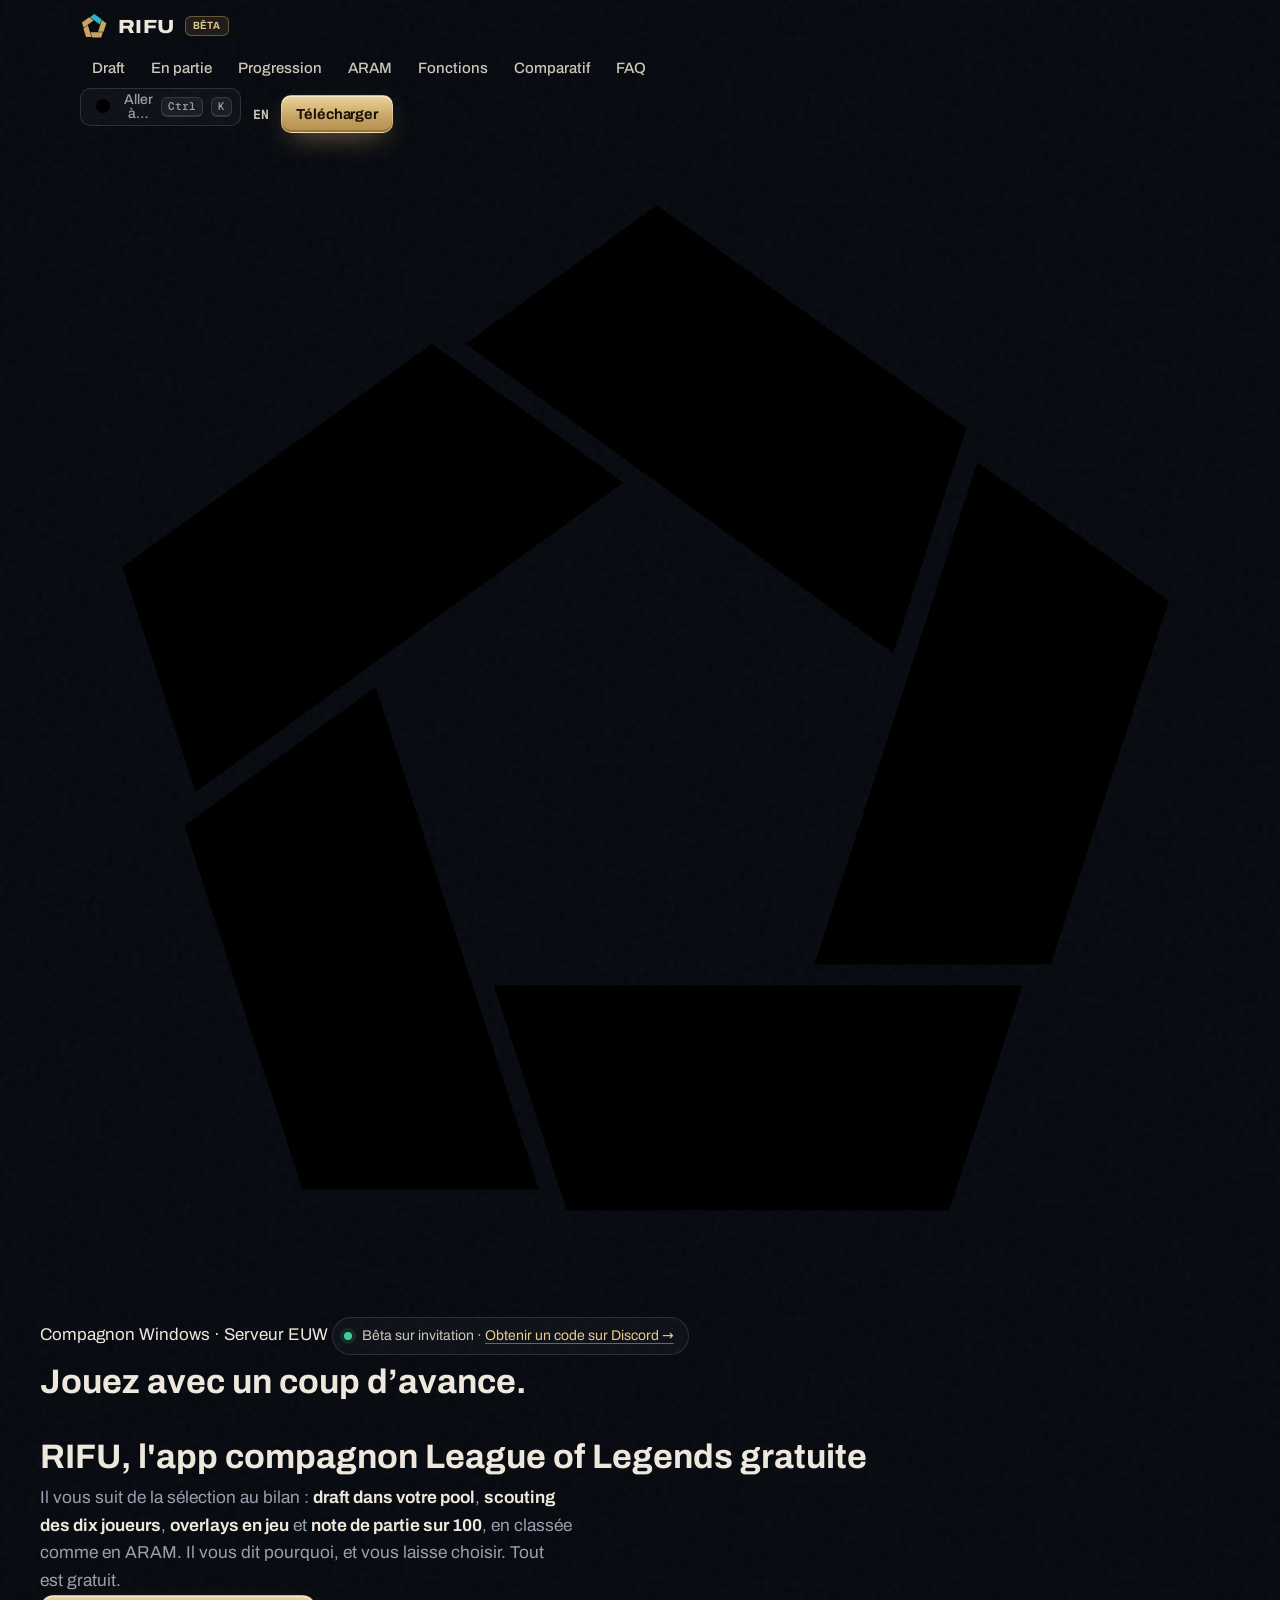
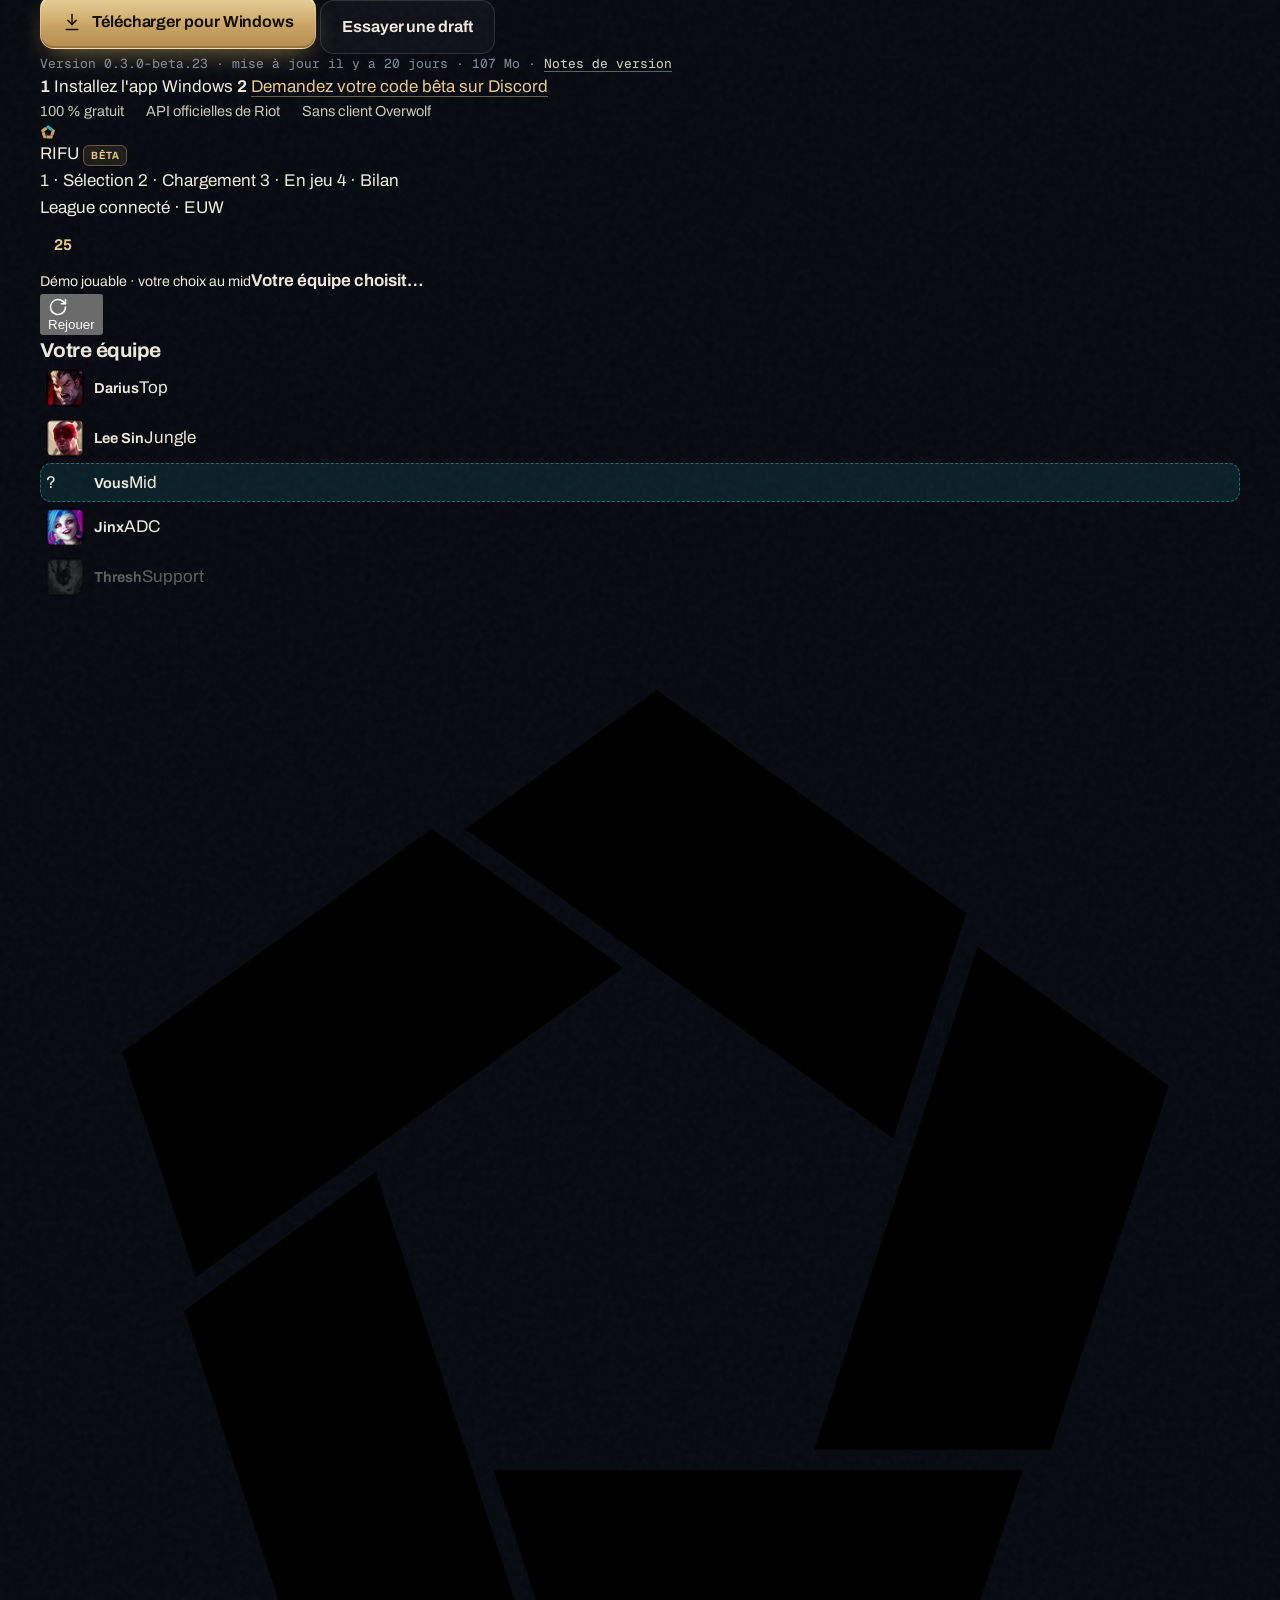
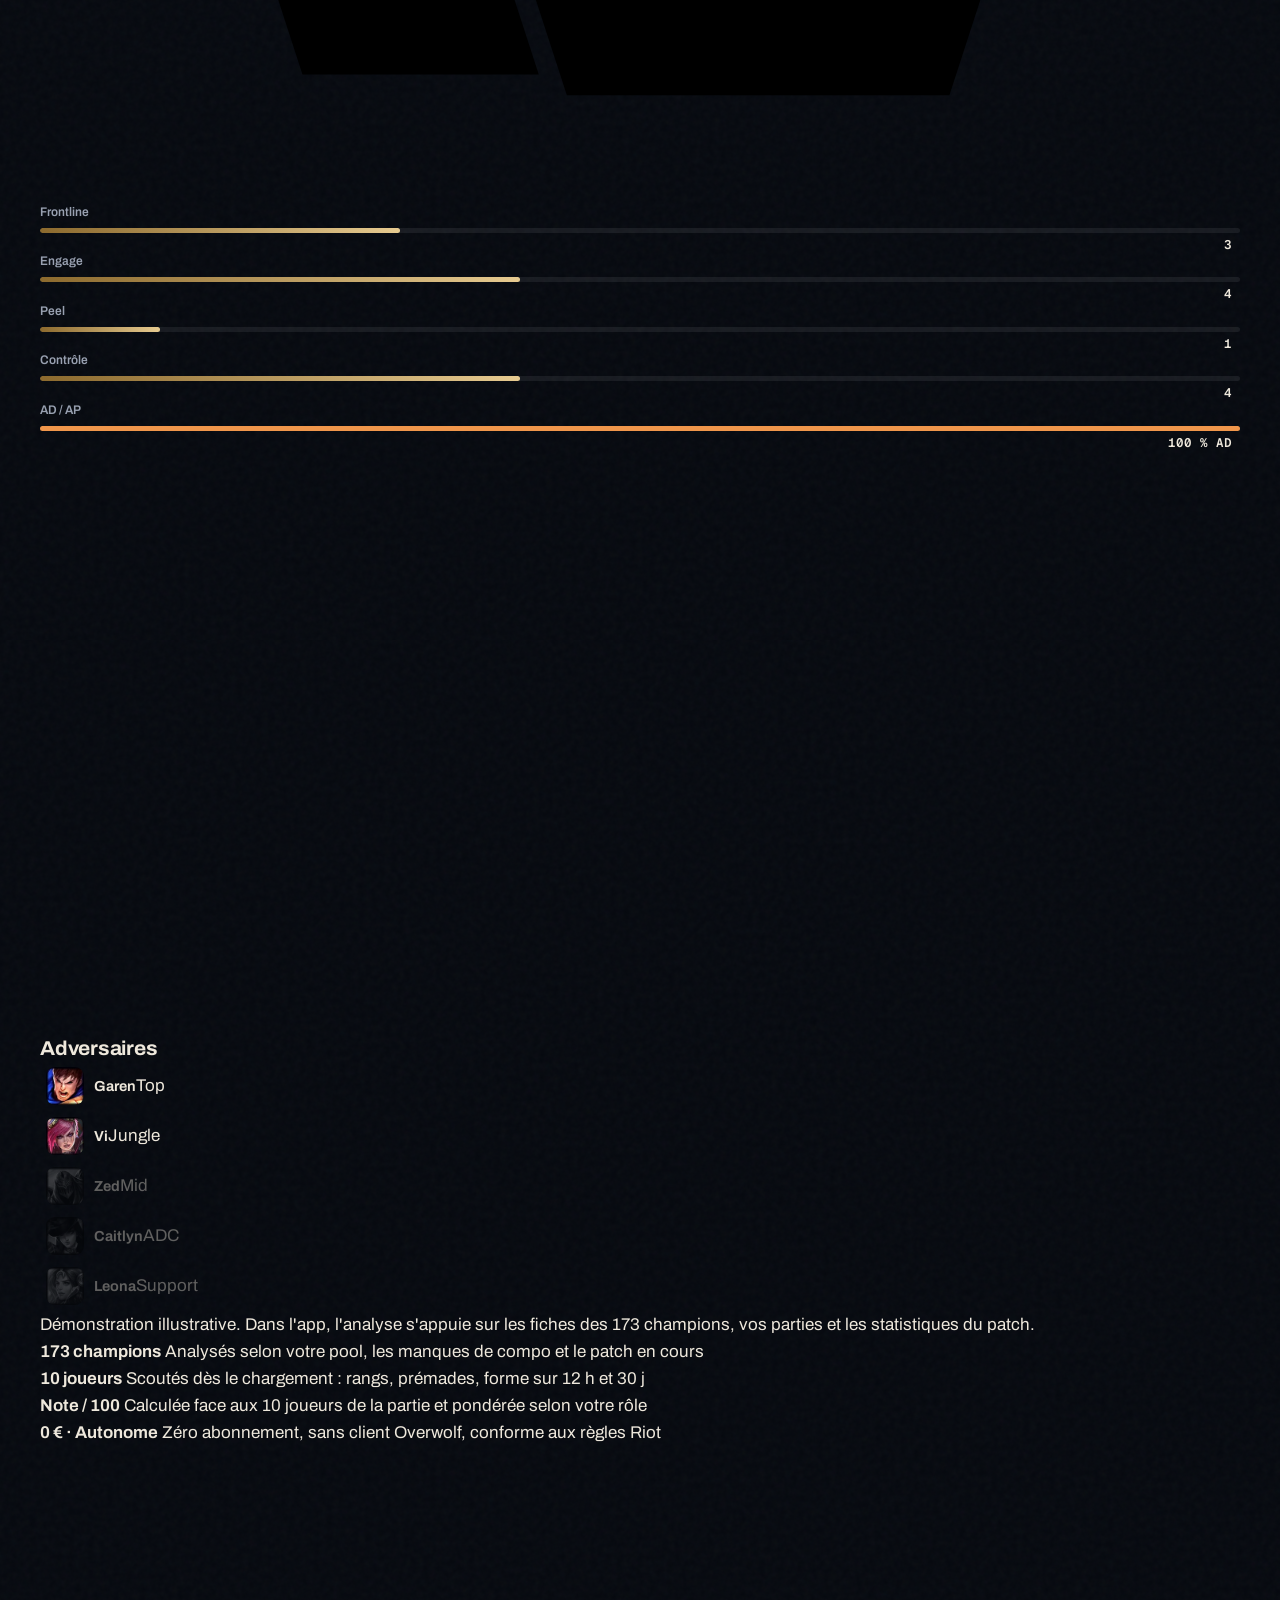
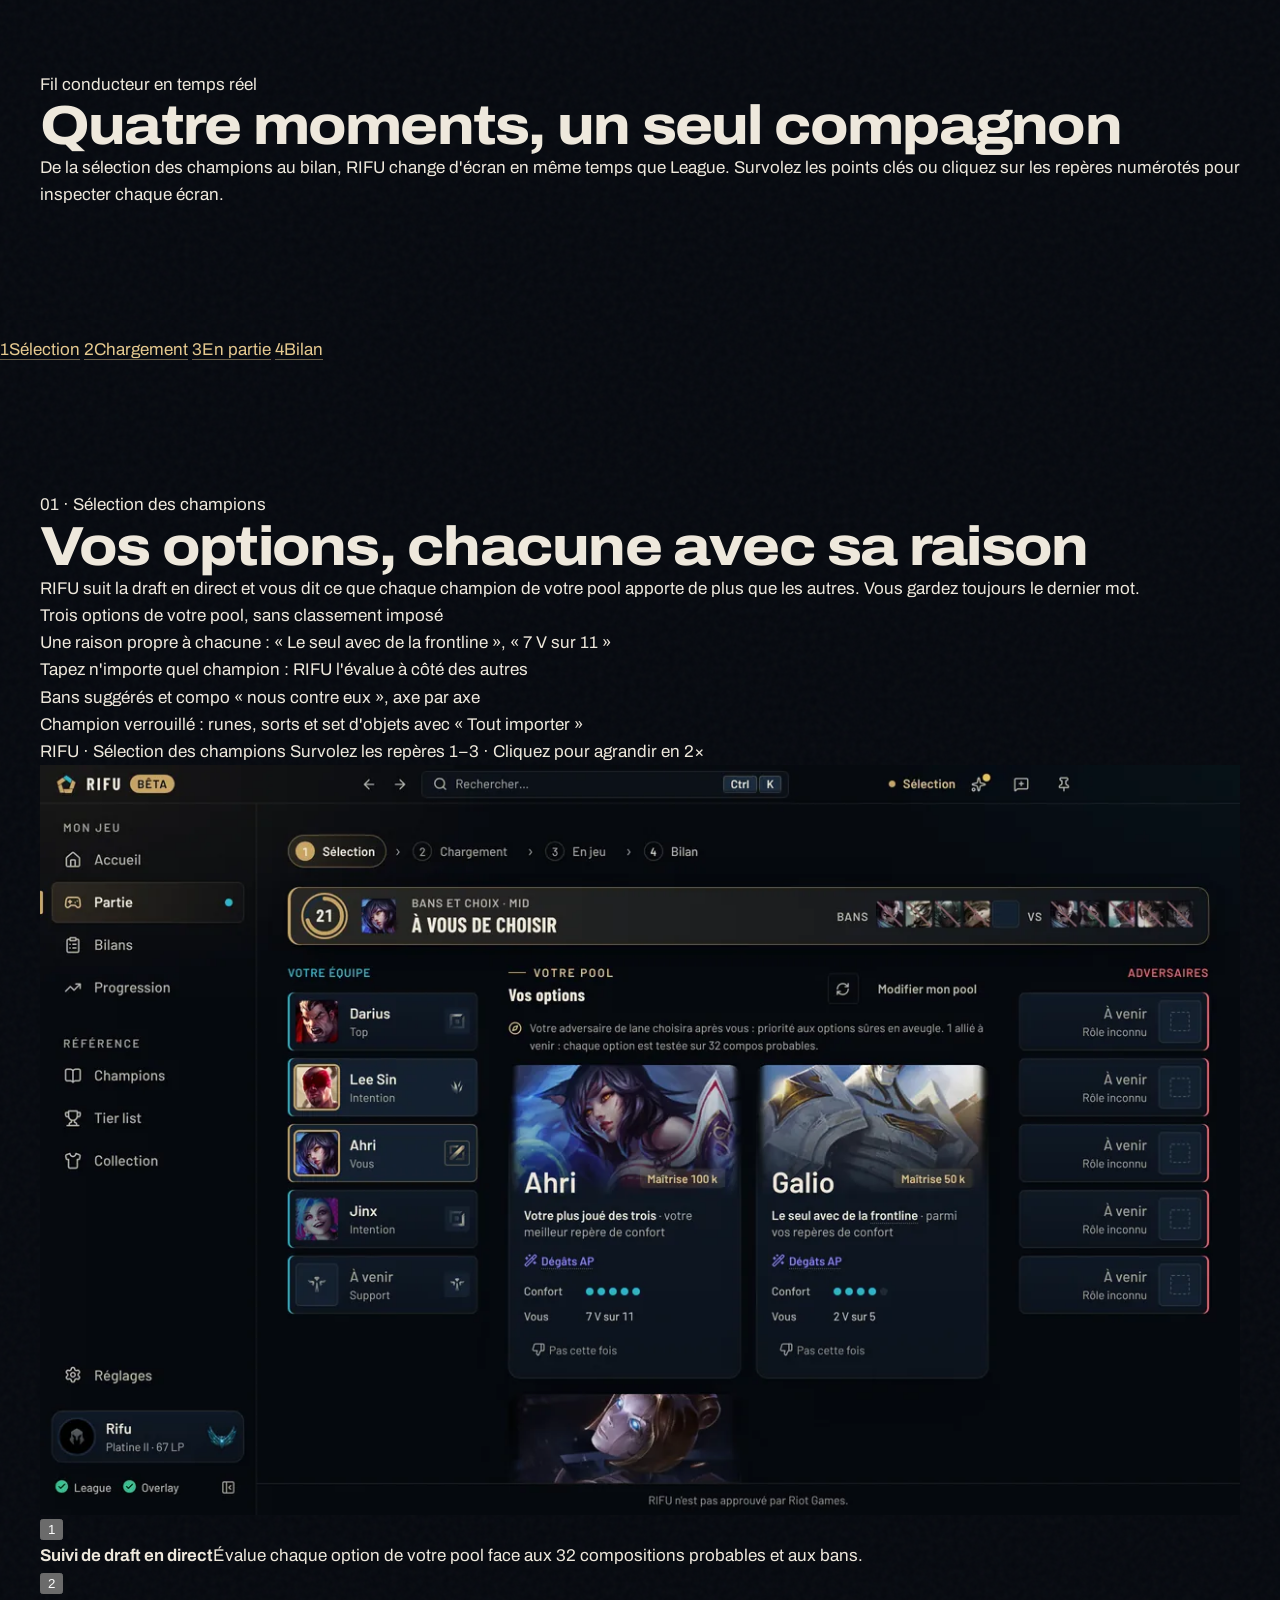
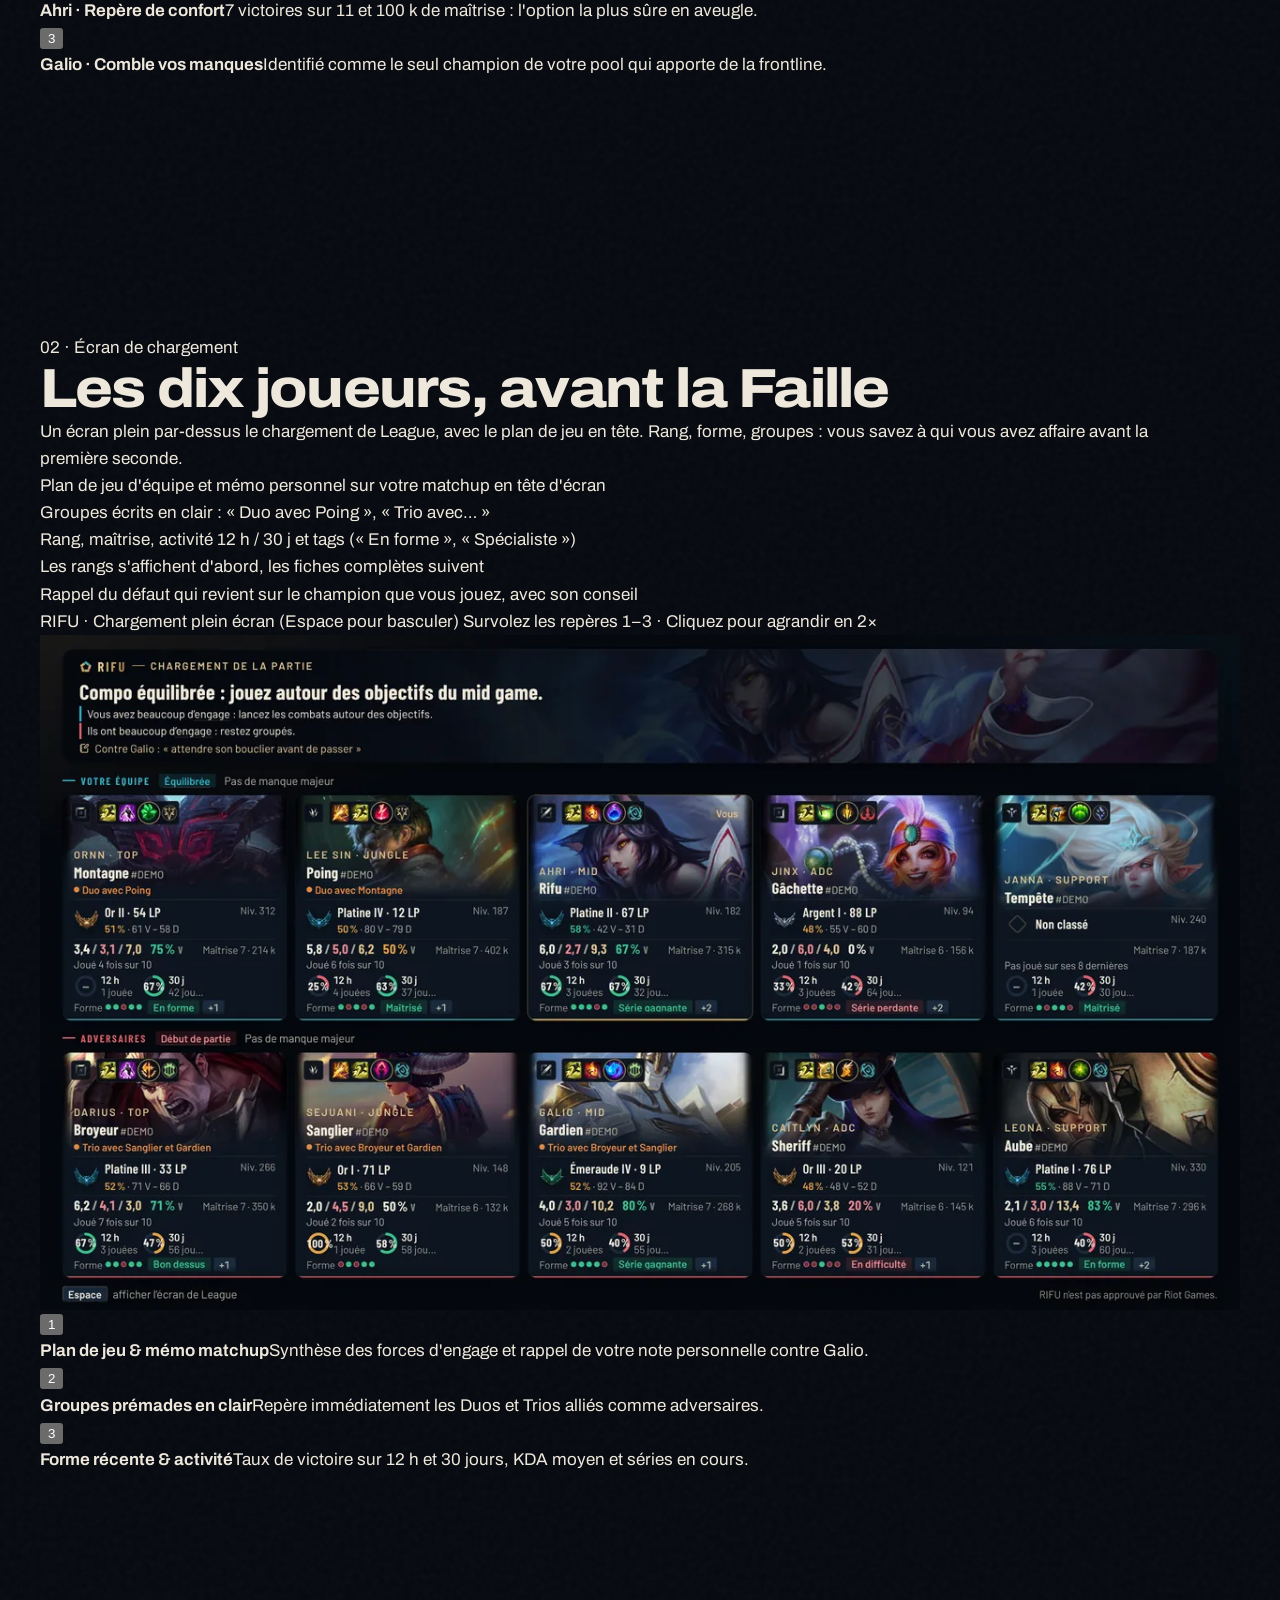
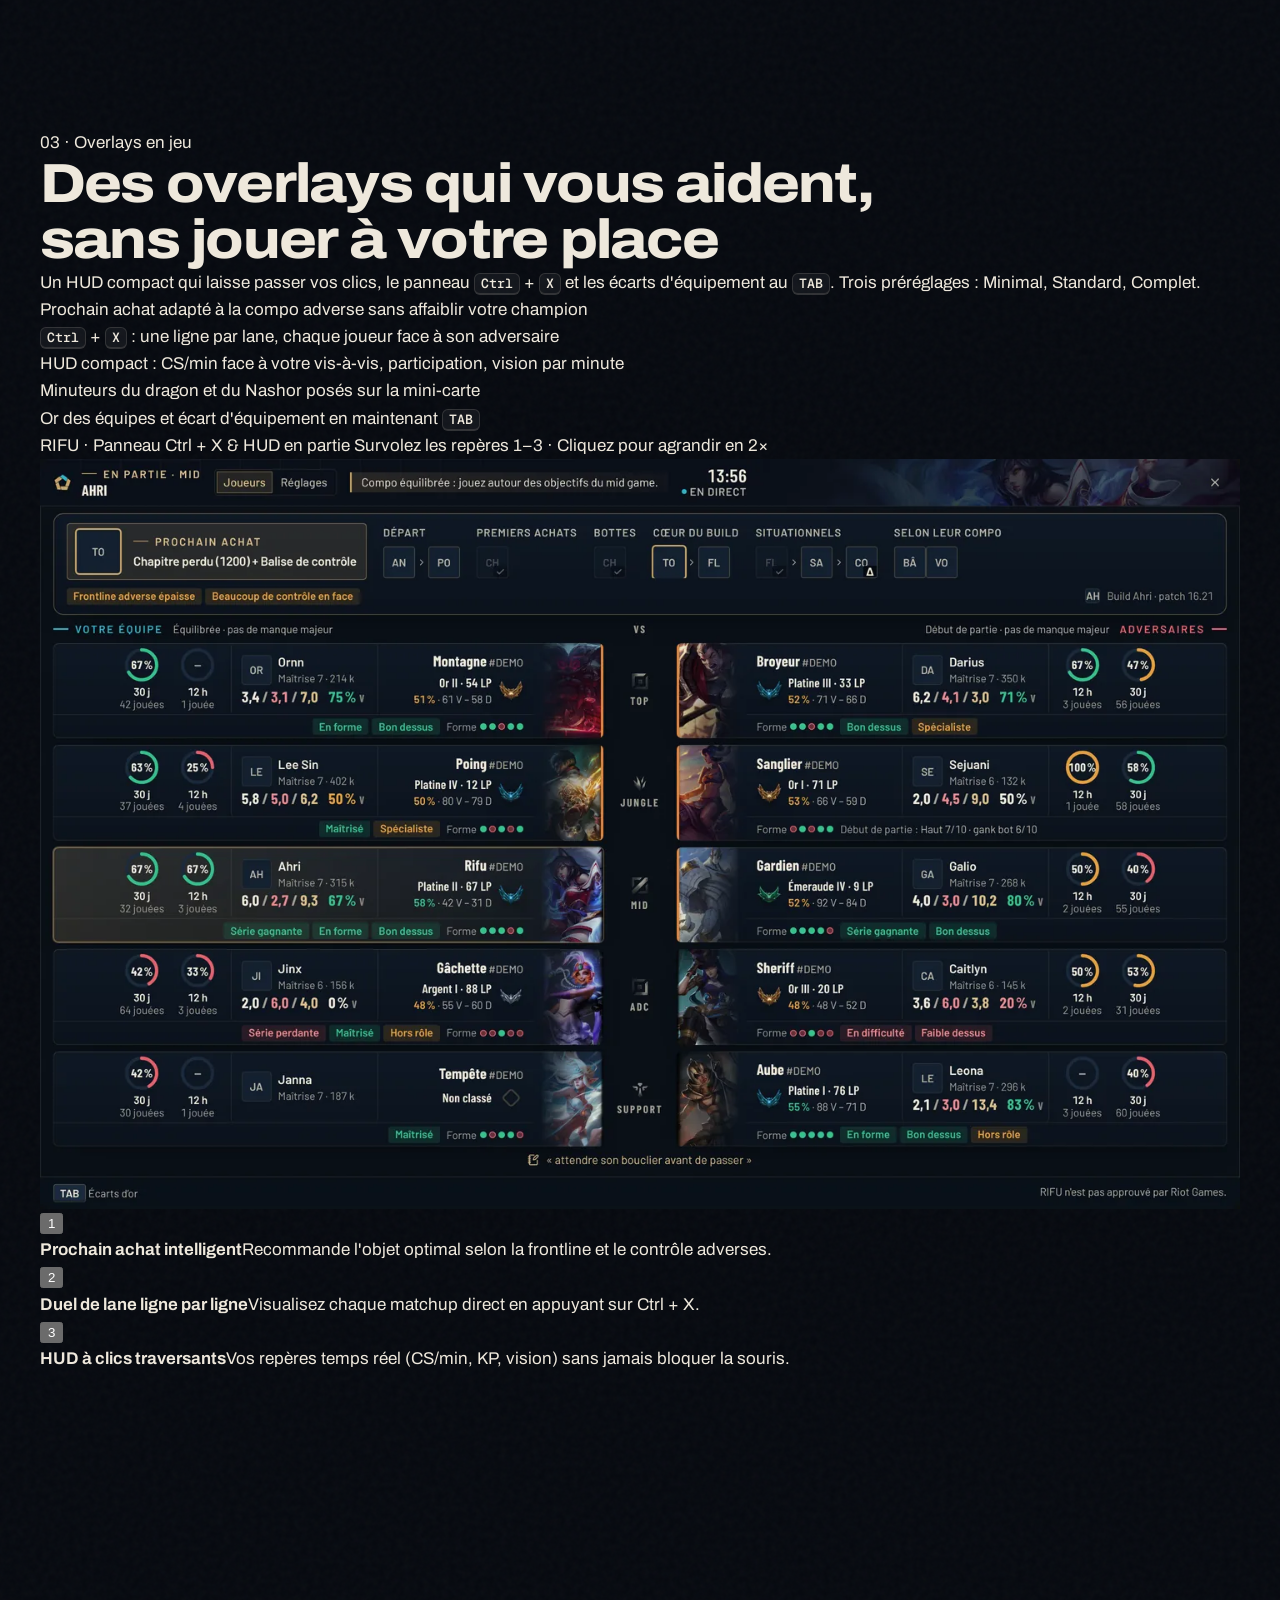
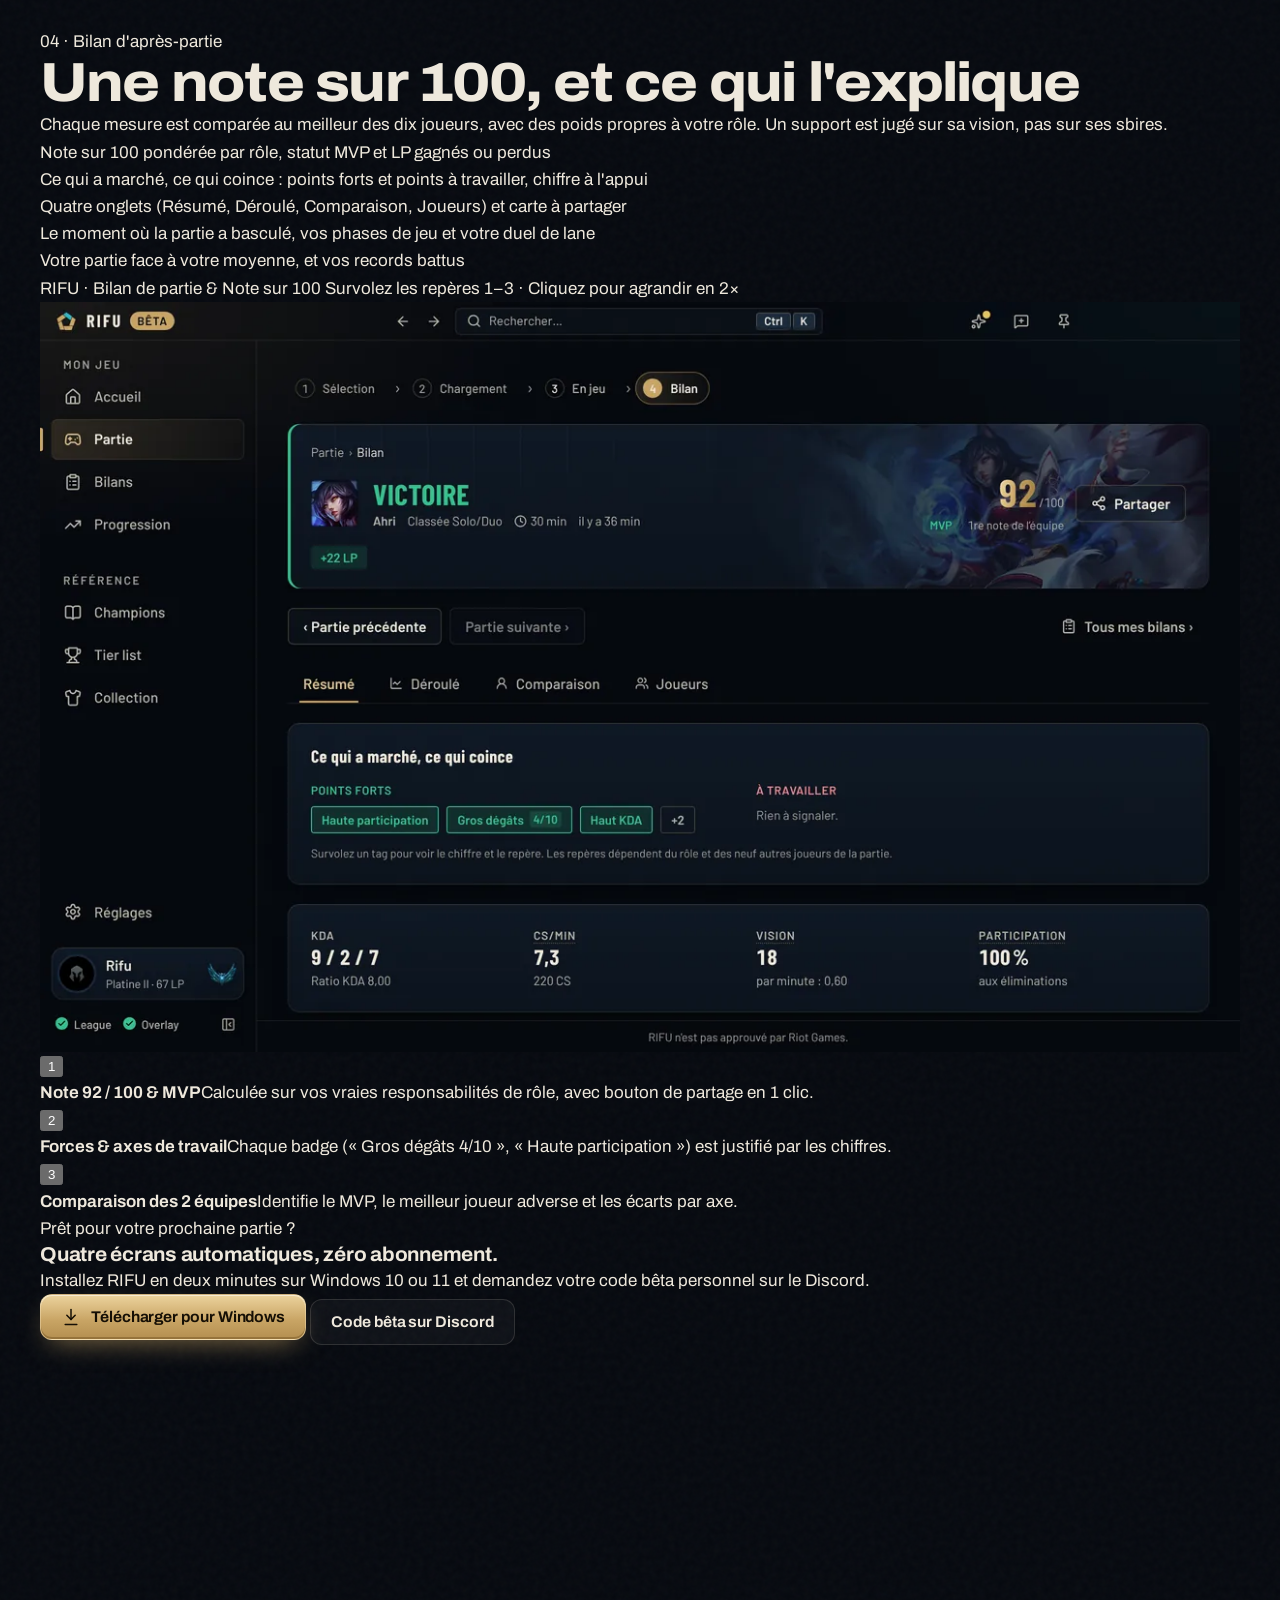
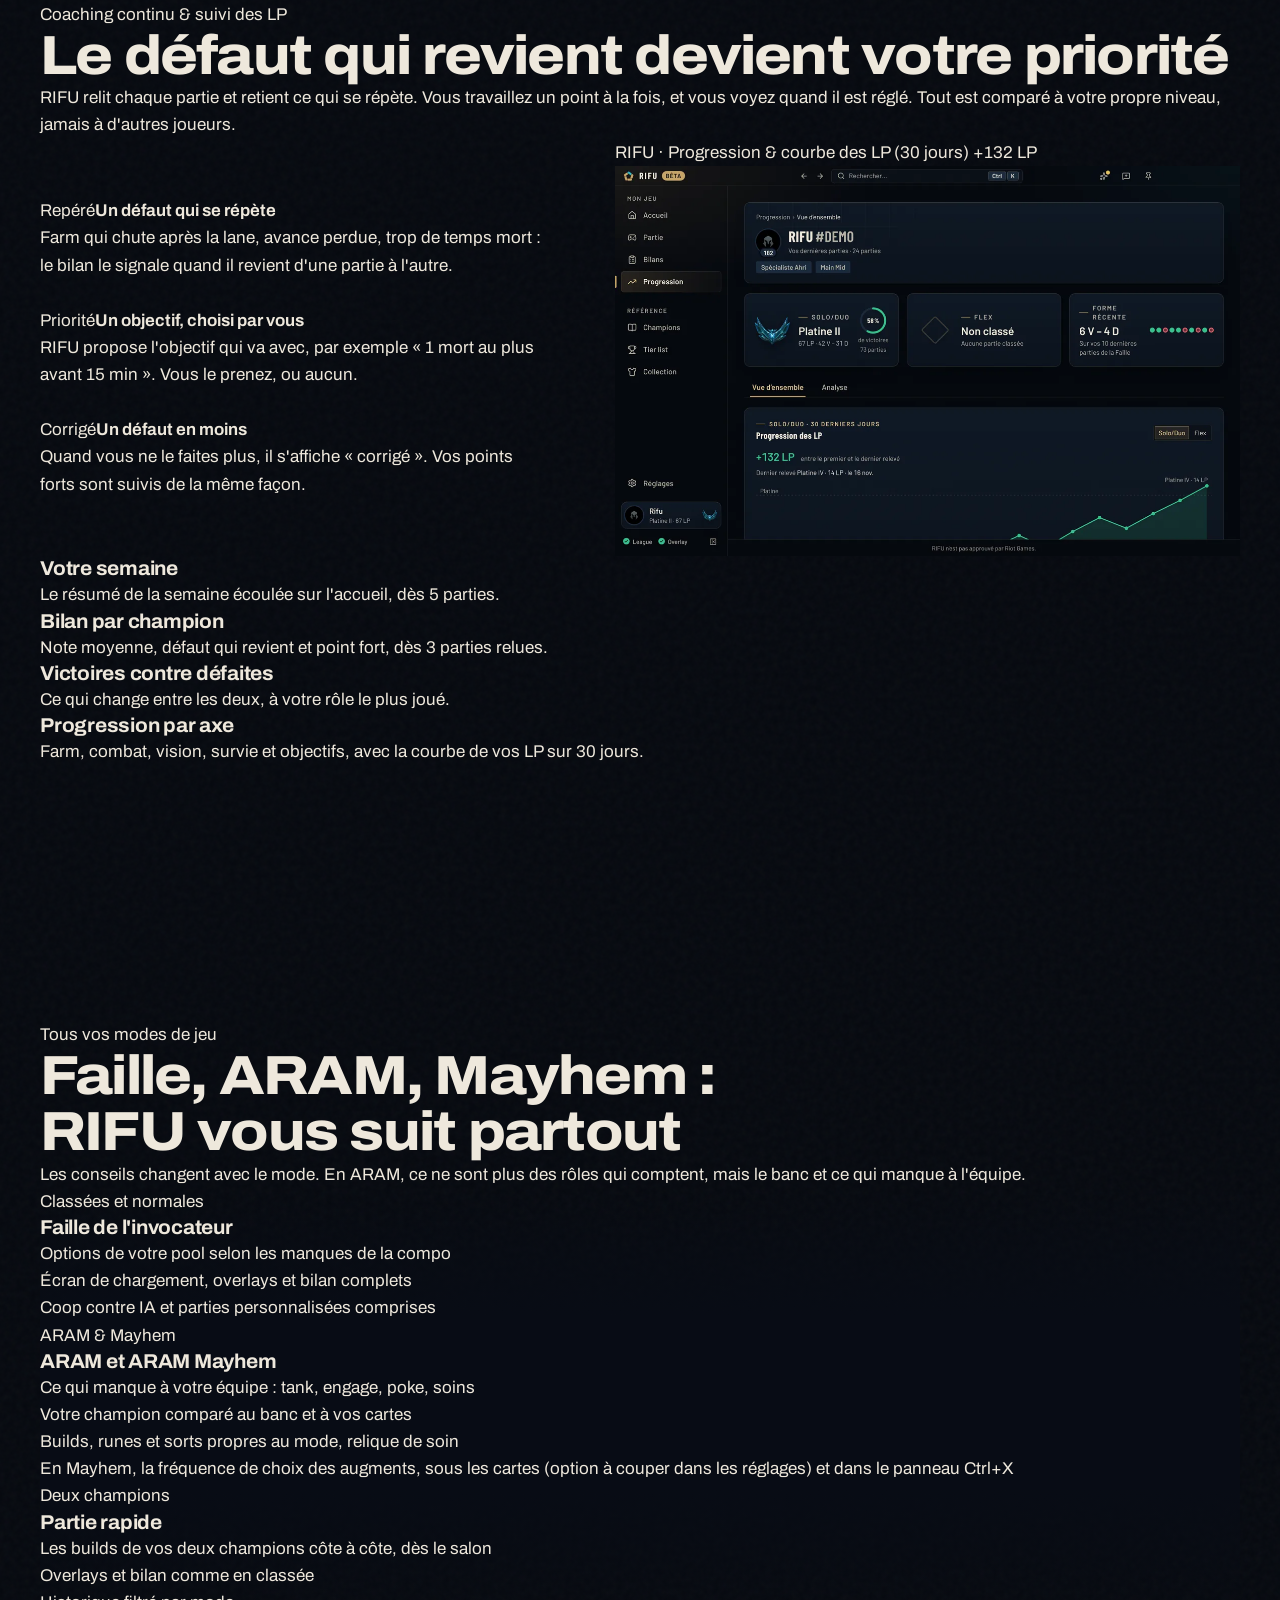
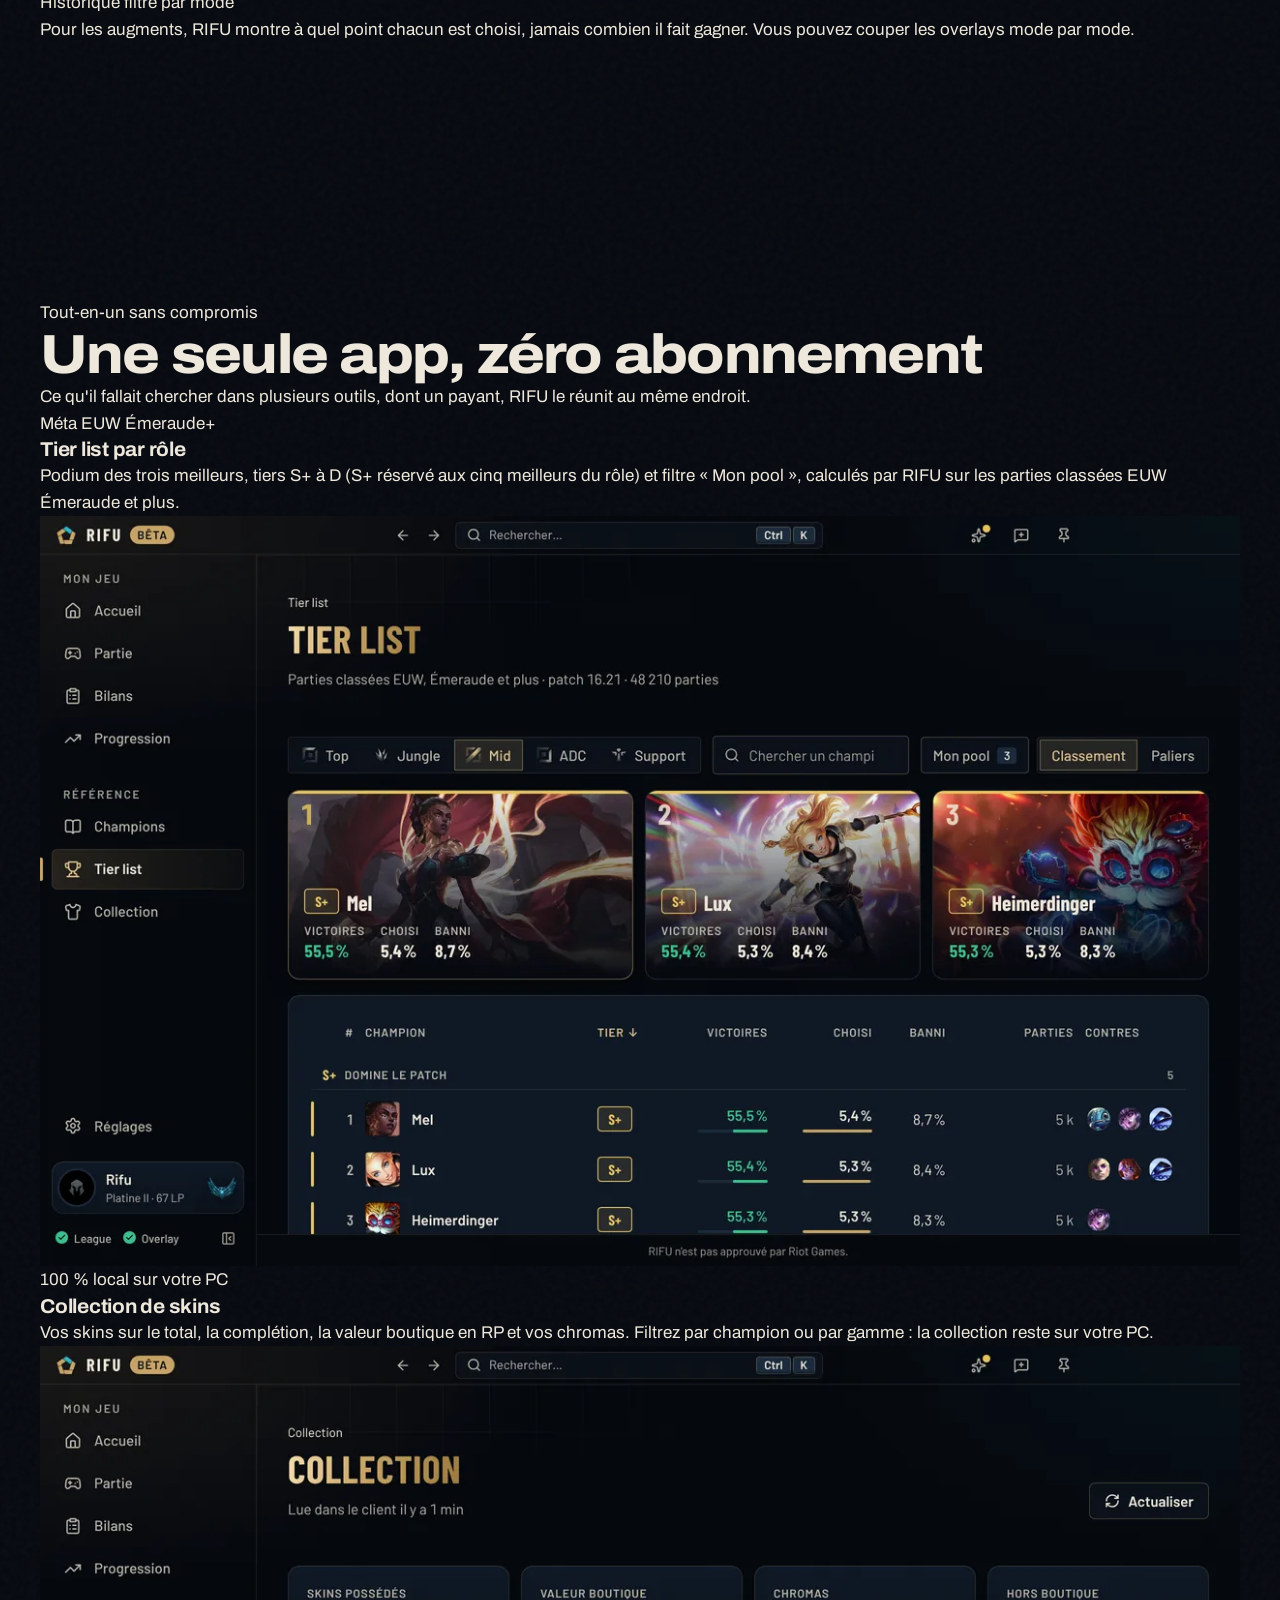
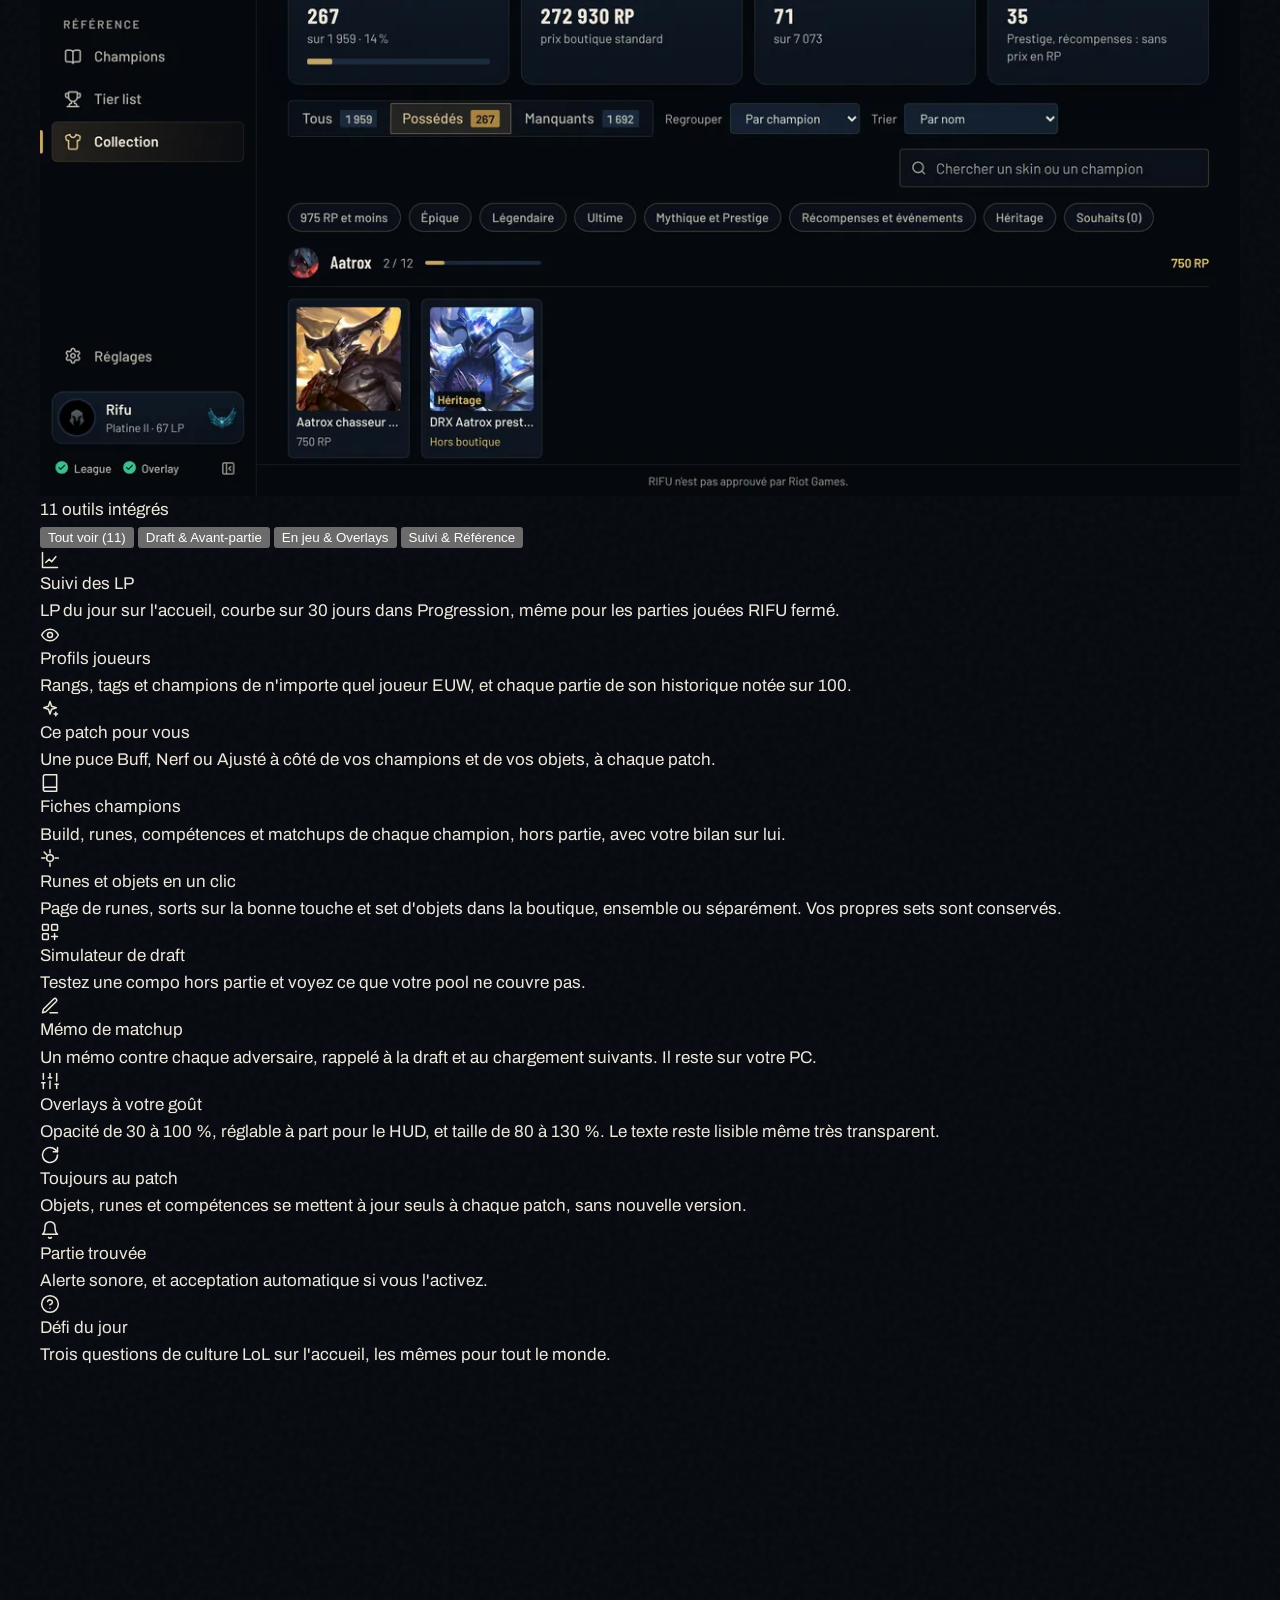
<file: docs/index.html>
<!doctype html>
<html lang="fr">
<head>
  <meta charset="utf-8">
  <meta name="viewport" content="width=device-width, initial-scale=1, viewport-fit=cover">
  <title>RIFU · App League of Legends gratuite : draft, overlays et stats</title>
  <meta name="description" content="L'alternative gratuite à Porofessor et DPM : RIFU, l'app compagnon LoL pour Windows. Draft dans votre pool, overlays en jeu, note de partie sur 100.">
  <meta name="robots" content="index, follow, max-image-preview:large">
  <link rel="canonical" href="https://rifutajine.github.io/rifu-releases/">
  <link rel="alternate" hreflang="fr" href="https://rifutajine.github.io/rifu-releases/">
  <link rel="alternate" hreflang="en" href="https://rifutajine.github.io/rifu-releases/en/">
  <link rel="alternate" hreflang="x-default" href="https://rifutajine.github.io/rifu-releases/">
  <link rel="sitemap" type="application/xml" href="sitemap.xml">
  <meta property="og:type" content="website">
  <meta property="og:site_name" content="RIFU">
  <meta property="og:locale" content="fr_FR">
  <meta property="og:locale:alternate" content="en_GB">
  <meta property="og:title" content="RIFU · L'app compagnon League of Legends gratuite">
  <meta property="og:description" content="Draft dans votre pool, scouting des 10 joueurs, overlays en jeu et bilan noté sur 100. Gratuit, pour Windows.">
  <meta property="og:url" content="https://rifutajine.github.io/rifu-releases/">
  <meta property="og:image" content="https://rifutajine.github.io/rifu-releases/assets/og.jpg">
  <meta property="og:image:width" content="1200">
  <meta property="og:image:height" content="630">
  <meta property="og:image:alt" content="RIFU : écran de chargement avec les dix joueurs de la partie.">
  <meta name="twitter:card" content="summary_large_image">
  <meta name="twitter:title" content="RIFU · L'app compagnon League of Legends gratuite">
  <meta name="twitter:description" content="Draft dans votre pool, scouting des 10 joueurs, overlays en jeu et bilan noté sur 100. Gratuit, pour Windows.">
  <meta name="twitter:image" content="https://rifutajine.github.io/rifu-releases/assets/og.jpg">
  <meta name="theme-color" content="#060911">
  <meta name="color-scheme" content="dark">
  <link rel="manifest" href="site.webmanifest">
  <link rel="icon" href="assets/logo.svg" type="image/svg+xml">
  <link rel="icon" href="assets/favicon-32.png" sizes="32x32" type="image/png">
  <link rel="apple-touch-icon" href="assets/apple-touch-icon.png">
  <link rel="preload" href="assets/fonts/archivo-var.woff2" as="font" type="font/woff2" crossorigin>
  <link rel="stylesheet" href="assets/style.css">
  <script>document.documentElement.classList.add('js')</script>
  <script src="assets/site.js" defer></script>

  <script type="application/ld+json">
  {
    "@context": "https://schema.org",
    "@graph": [
      {
        "@type": "WebSite",
        "@id": "https://rifutajine.github.io/rifu-releases/#site",
        "url": "https://rifutajine.github.io/rifu-releases/",
        "name": "RIFU",
        "inLanguage": "fr-FR"
      },
      {
        "@type": "Organization",
        "@id": "https://rifutajine.github.io/rifu-releases/#org",
        "name": "RIFU",
        "url": "https://rifutajine.github.io/rifu-releases/",
        "logo": "https://rifutajine.github.io/rifu-releases/assets/logo.svg",
        "sameAs": [
          "https://github.com/Rifutajine/rifu-releases",
          "https://discord.gg/CGRcbW4SVw"
        ]
      },
      {
        "@type": "BreadcrumbList",
        "@id": "https://rifutajine.github.io/rifu-releases/#breadcrumb",
        "itemListElement": [
          {
            "@type": "ListItem",
            "position": 1,
            "name": "RIFU",
            "item": "https://rifutajine.github.io/rifu-releases/"
          }
        ]
      },
      {
        "@type": "SoftwareApplication",
        "@id": "https://rifutajine.github.io/rifu-releases/#app",
        "name": "RIFU",
        "description": "Application compagnon gratuite pour League of Legends : conseils de draft dans votre pool, scouting des dix joueurs à l'écran de chargement, overlays en jeu, bilan de partie noté sur 100, suivi des défauts qui reviennent, ARAM et ARAM Mayhem, suivi des LP, tier list et collection de skins.",
        "applicationCategory": "GameApplication",
        "applicationSubCategory": "Companion app",
        "operatingSystem": "Windows 10, Windows 11",
        "softwareRequirements": "League of Legends (serveur EUW)",
        "softwareVersion": "0.3.0-beta.23",
        "inLanguage": ["fr", "en"],
        "isAccessibleForFree": true,
        "offers": { "@type": "Offer", "price": "0", "priceCurrency": "EUR" },
        "downloadUrl": "https://rifutajine.github.io/rifu-releases/telecharger.html",
        "url": "https://rifutajine.github.io/rifu-releases/",
        "image": "https://rifutajine.github.io/rifu-releases/assets/og.jpg",
        "screenshot": [
          "https://rifutajine.github.io/rifu-releases/assets/captures/selection.webp",
          "https://rifutajine.github.io/rifu-releases/assets/captures/chargement.webp",
          "https://rifutajine.github.io/rifu-releases/assets/captures/panneau.webp",
          "https://rifutajine.github.io/rifu-releases/assets/captures/bilan.webp",
          "https://rifutajine.github.io/rifu-releases/assets/captures/progression.webp"
        ],
        "featureList": [
          "Conseils de draft dans votre pool, selon les manques de votre composition",
          "Import des runes, des sorts et du set d'objets",
          "Scouting des dix joueurs à l'écran de chargement",
          "Overlays en jeu réglables : HUD, panneau des joueurs, écarts d'équipement, minuteurs sur la mini-carte",
          "ARAM et ARAM Mayhem : manques de l'équipe, champion comparé au banc, builds du mode, fréquence de choix des augments",
          "Bilan de partie en quatre onglets, noté sur 100",
          "Défauts qui reviennent suivis d'une partie à l'autre, bilan par champion",
          "Suivi des LP et progression",
          "Tier list par rôle et fiches champions",
          "Collection de skins avec valeur boutique en RP"
        ]
      },
      {
        "@type": "FAQPage",
        "@id": "https://rifutajine.github.io/rifu-releases/#faq-schema",
        "mainEntity": [
          {"@type": "Question", "name": "RIFU est-il gratuit ?", "acceptedAnswer": {"@type": "Answer", "text": "Oui, entièrement. À terme, RIFU sera financé par une publicité discrète, uniquement dans la fenêtre RIFU et hors partie : jamais en sélection, au chargement, en jeu ni dans un overlay."}},
          {"@type": "Question", "name": "RIFU remplace-t-il Porofessor ou DPM ?", "acceptedAnswer": {"@type": "Answer", "text": "C'est son ambition. RIFU réunit dans une seule app le scouting de l'écran de chargement, l'assistant de draft, les overlays en jeu, le bilan de partie et le suivi des LP, sans abonnement. Son point fort : il explique ce qui manque à votre compo et propose des champions de votre propre pool."}},
          {"@type": "Question", "name": "Est-ce que je risque quelque chose avec mon compte ?", "acceptedAnswer": {"@type": "Answer", "text": "RIFU n'utilise que les interfaces que Riot met à disposition des applications tierces : l'API Riot, l'API du client League et les données de la partie en cours. Il ne lit jamais la mémoire du jeu, ne touche aux fichiers de League que pour activer les replays si vous le demandez, et ne joue jamais à votre place. Il suit les règles de Riot pour les applications tierces : plusieurs options plutôt qu'un choix imposé, pas d'estimation de MMR, pas d'identification des joueurs masqués en sélection, pas de suivi des sorts ni des ultimes adverses."}},
          {"@type": "Question", "name": "Comment obtenir un code bêta ?", "acceptedAnswer": {"@type": "Answer", "text": "La bêta est fermée et se fait sur invitation, avec un code personnel par joueur. Rejoignez le Discord RIFU pour demander une place."}},
          {"@type": "Question", "name": "Comment est calculée la note sur 100 ?", "acceptedAnswer": {"@type": "Answer", "text": "Chaque mesure de la partie (éliminations, participation, dégâts, or, sbires, vision, objectifs) est rapportée au meilleur des dix joueurs, puis pondérée selon votre rôle. Le meilleur de l'équipe gagnante est MVP ; le bilan nomme aussi le meilleur de l'autre équipe. Ce n'est ni un rang ni une estimation de MMR."}},
          {"@type": "Question", "name": "Les overlays gênent-ils le jeu ?", "acceptedAnswer": {"@type": "Answer", "text": "Non. Ils ne prennent jamais le focus du jeu, le HUD laisse passer vos clics, et vous réglez leur opacité (de 30 à 100 %) et leur taille. Pendant la bêta, ils demandent le mode fenêtré sans bordure ; le plein écran viendra avec la version signée."}},
          {"@type": "Question", "name": "Faut-il installer Overwolf ?", "acceptedAnswer": {"@type": "Answer", "text": "Non. RIFU est une application autonome : elle n'a pas besoin du client Overwolf."}},
          {"@type": "Question", "name": "Pourquoi Windows affiche-t-il un avertissement ?", "acceptedAnswer": {"@type": "Answer", "text": "Pendant la bêta, l'installeur n'est pas encore signé par un certificat, donc Windows SmartScreen le signale. La signature est prévue pour la sortie publique. En attendant, téléchargez RIFU uniquement depuis ce site ou la page officielle des versions."}},
          {"@type": "Question", "name": "Quels modes, quels serveurs, quels systèmes ?", "acceptedAnswer": {"@type": "Answer", "text": "La Faille de l'invocateur (normales, classées, Coop contre IA, parties personnalisées), la Partie rapide, l'ARAM et l'ARAM Mayhem. En Arena, RIFU ne donne pas de conseil de draft, et les parties Brawl ne sont pas suivies. Serveur EUW, sur Windows 10 et 11."}},
          {"@type": "Question", "name": "Quelles données sont envoyées ?", "acceptedAnswer": {"@type": "Answer", "text": "Le minimum pour afficher les profils et l'écran de chargement. Tout le reste reste sur votre PC, et les retours ne partent que si vous l'activez. Le détail est dans la politique de confidentialité."}}
        ]
      }
    ]
  }
  </script>
</head>
<body>
  <a class="skip" href="#contenu">Aller au contenu</a>
  <svg class="sprite" aria-hidden="true"><defs>
    <symbol id="i-download" viewBox="0 0 24 24"><path d="M12 3v12"/><path d="m7 10 5 5 5-5"/><path d="M5 21h14"/></symbol>
    <symbol id="i-chart" viewBox="0 0 24 24"><path d="M3 3v18h18"/><path d="m7 15 4-4 3 3 5-6"/></symbol>
    <symbol id="i-runes" viewBox="0 0 24 24"><path d="M12 2v4"/><path d="m4.9 4.9 2.8 2.8"/><path d="M2 12h4"/><circle cx="12" cy="12" r="4"/><path d="M12 18v4"/><path d="M18 12h4"/></symbol>
    <symbol id="i-eye" viewBox="0 0 24 24"><path d="M2 12s3.5-7 10-7 10 7 10 7-3.5 7-10 7S2 12 2 12Z"/><circle cx="12" cy="12" r="3"/></symbol>
    <symbol id="i-skin" viewBox="0 0 24 24"><path d="M20.4 6.6 16 4a4 4 0 0 1-8 0L3.6 6.6a1 1 0 0 0-.5 1.2l1.4 4a1 1 0 0 0 1.3.6L7 12v8a1 1 0 0 0 1 1h8a1 1 0 0 0 1-1v-8l1.2.4a1 1 0 0 0 1.3-.6l1.4-4a1 1 0 0 0-.5-1.2Z"/></symbol>
    <symbol id="i-book" viewBox="0 0 24 24"><path d="M4 19.5v-15A2.5 2.5 0 0 1 6.5 2H20v20H6.5a2.5 2.5 0 0 1 0-5H20"/></symbol>
    <symbol id="i-grid" viewBox="0 0 24 24"><rect x="3" y="3" width="7" height="7" rx="1"/><rect x="14" y="3" width="7" height="7" rx="1"/><rect x="3" y="14" width="7" height="7" rx="1"/><path d="M14 17.5h7M17.5 14v7"/></symbol>
    <symbol id="i-pen" viewBox="0 0 24 24"><path d="M12 20h9"/><path d="M16.5 3.5a2.1 2.1 0 0 1 3 3L7 19l-4 1 1-4Z"/></symbol>
    <symbol id="i-sliders" viewBox="0 0 24 24"><path d="M4 21v-7"/><path d="M4 10V3"/><path d="M12 21v-9"/><path d="M12 8V3"/><path d="M20 21v-5"/><path d="M20 12V3"/><path d="M2 14h4"/><path d="M10 8h4"/><path d="M18 16h4"/></symbol>
    <symbol id="i-refresh" viewBox="0 0 24 24"><path d="M21 12a9 9 0 1 1-3-6.7L21 8"/><path d="M21 3v5h-5"/></symbol>
    <symbol id="i-bell" viewBox="0 0 24 24"><path d="M18 8A6 6 0 0 0 6 8c0 7-3 9-3 9h18s-3-2-3-9"/><path d="M13.7 21a2 2 0 0 1-3.4 0"/></symbol>
    <symbol id="i-shield" viewBox="0 0 24 24"><path d="M12 22s8-4 8-10V5l-8-3-8 3v7c0 6 8 10 8 10Z"/></symbol>
    <symbol id="i-list" viewBox="0 0 24 24"><path d="M8 6h13M8 12h13M8 18h13M3 6h.01M3 12h.01M3 18h.01"/></symbol>
    <symbol id="i-ban" viewBox="0 0 24 24"><circle cx="12" cy="12" r="10"/><path d="m4.9 4.9 14.2 14.2"/></symbol>
    <symbol id="i-lock" viewBox="0 0 24 24"><rect x="3" y="11" width="18" height="11" rx="2"/><path d="M7 11V7a5 5 0 0 1 10 0v4"/></symbol>
    <symbol id="i-spark" viewBox="0 0 24 24"><path d="M12 3l1.9 5.6L19.5 10.5l-5.6 1.9L12 18l-1.9-5.6L4.5 10.5l5.6-1.9Z"/><path d="M19 16v4M17 18h4"/></symbol>
    <symbol id="i-quiz" viewBox="0 0 24 24"><circle cx="12" cy="12" r="10"/><path d="M9.1 9a3 3 0 0 1 5.8 1c0 2-3 3-3 3"/><path d="M12 17h.01"/></symbol>
    <symbol id="i-check" viewBox="0 0 20 20"><path d="M5 10.5 8.5 14 15 6.5"/></symbol>
    <symbol id="i-search" viewBox="0 0 24 24"><circle cx="11" cy="11" r="7"/><path d="m20 20-3.5-3.5"/></symbol>
    <symbol id="i-discord" viewBox="0 0 24 24"><path fill="currentColor" stroke="none" d="M20.32 4.37A19.8 19.8 0 0 0 15.4 2.85a.07.07 0 0 0-.08.04c-.21.38-.45.87-.61 1.25a18.3 18.3 0 0 0-5.49 0 12.6 12.6 0 0 0-.62-1.25.08.08 0 0 0-.08-.04 19.7 19.7 0 0 0-4.89 1.52.07.07 0 0 0-.03.03C.53 9.05-.32 13.58.1 18.06a.08.08 0 0 0 .03.06 19.9 19.9 0 0 0 5.99 3.03.08.08 0 0 0 .08-.03c.46-.63.87-1.3 1.23-2a.08.08 0 0 0-.04-.1 13.1 13.1 0 0 1-1.87-.9.08.08 0 0 1 0-.13l.37-.29a.07.07 0 0 1 .08-.01c3.93 1.8 8.18 1.8 12.07 0a.07.07 0 0 1 .08 0l.37.3a.08.08 0 0 1 0 .12c-.6.35-1.22.65-1.87.9a.08.08 0 0 0-.04.1c.36.7.77 1.37 1.22 2a.08.08 0 0 0 .08.03 19.8 19.8 0 0 0 6.01-3.03.08.08 0 0 0 .03-.05c.5-5.18-.84-9.67-3.55-13.66a.06.06 0 0 0-.03-.03ZM8.02 15.33c-1.18 0-2.16-1.09-2.16-2.42s.96-2.42 2.16-2.42c1.21 0 2.18 1.1 2.16 2.42 0 1.33-.96 2.42-2.16 2.42Zm7.97 0c-1.18 0-2.15-1.09-2.15-2.42s.95-2.42 2.15-2.42c1.21 0 2.18 1.1 2.16 2.42 0 1.33-.95 2.42-2.16 2.42Z"/></symbol>
  </defs></svg>

  <header class="top" id="top">
    <div class="wrap">
      <a class="brand" href="./" aria-label="RIFU, accueil">
        <img src="assets/logo.svg" alt="" width="28" height="28">
        <span>RIFU</span>
        <small class="brand-beta">Bêta</small>
      </a>
      <nav class="nav" aria-label="Sections">
        <a href="./#demo">Draft</a>
        <a href="./#parcours">En partie</a>
        <a href="./#progression">Progression</a>
        <a href="./#modes">ARAM</a>
        <a href="./#fonctions">Fonctions</a>
        <a href="./#comparatif">Comparatif</a>
        <a href="./#faq">FAQ</a>
      </nav>
      <button class="cmd-btn" type="button" data-cmd-open aria-label="Ouvrir la navigation rapide (Ctrl + K)">
        <svg viewBox="0 0 24 24" aria-hidden="true"><use href="#i-search"/></svg>
        <span>Aller à…</span>
        <kbd>Ctrl</kbd><kbd>K</kbd>
      </button>
      <a class="lang" href="en/" hreflang="en" lang="en" aria-label="English version">EN</a>
      <a class="btn btn-primary btn-sm" href="telecharger.html?dl=1">Télécharger</a>
    </div>
  </header>

  <main id="contenu">
    <div class="hero" id="telecharger">
      <div class="wrap">
        <svg class="hero-penta" viewBox="0 0 64 64" aria-hidden="true">
          <path data-seg="0" d="M4.4 24 20.9 12.1 31.1 19.5 8.3 36Z"/>
          <path data-seg="1" d="M14 57.2 7.7 37.8 17.9 30.4 26.6 57.2Z"/>
          <path data-seg="you" class="you" d="M32.9 4.7 49.4 16.6 45.5 28.6 22.7 12.1Z"/>
          <path data-seg="2" d="M48.5 58.3 28.1 58.3 24.2 46.3 52.4 46.3Z"/>
          <path data-seg="3" d="M60.2 25.8 53.9 45.2 41.3 45.2 50 18.4Z"/>
        </svg>

        <div class="hero-top-meta">
          <span class="eyebrow">Compagnon Windows · Serveur EUW</span>
          <span class="hero-status"><i></i><span>Bêta sur invitation · <a data-discord href="#">Obtenir un code sur Discord →</a></span></span>
        </div>

        <h1>
          <span class="big"><span>Jouez avec un</span> <span class="accent">coup d’avance.</span></span>
          <span class="sub">RIFU, l'app compagnon League of Legends gratuite</span>
        </h1>

        <div class="hero-row">
          <p class="lead">Il vous suit de la sélection au bilan : <strong>draft dans votre pool</strong>, <strong>scouting des dix joueurs</strong>, <strong>overlays en jeu</strong> et <strong>note de partie sur 100</strong>, en classée comme en ARAM. Il vous dit pourquoi, et vous laisse choisir. Tout est gratuit.</p>
          <div class="hero-side">
            <div>
              <div class="cta">
                <a class="btn btn-primary btn-lg" id="hero-download-btn" href="telecharger.html?dl=1"><svg class="ico"><use href="#i-download"/></svg>Télécharger pour Windows</a>
                <a class="btn btn-ghost btn-lg" id="hero-demo-btn" href="#demo">Essayer une draft</a>
              </div>
              <p class="dl-meta" data-download-meta>Windows 10 et 11 · code bêta requis</p>
            </div>
            <div class="beta-flow" aria-label="Parcours d'accès bêta">
              <span><b>1</b> Installez l'app Windows</span>
              <span><b>2</b> <a data-discord href="#">Demandez votre code bêta sur Discord</a></span>
            </div>
            <ul class="proof">
              <li>100 % gratuit</li>
              <li>API officielles de Riot</li>
              <li>Sans client Overwolf</li>
            </ul>
          </div>
        </div>

        <div class="console" id="demo" data-demo>
          <div class="console-window" aria-hidden="true">
            <span class="console-win-brand"><img src="assets/logo.svg" alt="" width="16" height="16">RIFU <small class="brand-beta">Bêta</small></span>
            <div class="console-win-steps">
              <span class="is-active">1 · Sélection</span>
              <span>2 · Chargement</span>
              <span>3 · En jeu</span>
              <span>4 · Bilan</span>
            </div>
            <span class="console-win-status">League connecté · EUW</span>
          </div>
          <div class="console-bar">
            <span class="timer" data-timer><span>30</span></span>
            <div class="console-phase"><small>Démo jouable · votre choix au mid</small><strong data-phase aria-live="polite">La draft commence…</strong></div>
            <button class="console-replay" id="demo-replay-btn" type="button" data-replay><svg class="ico"><use href="#i-refresh"/></svg>Rejouer</button>
          </div>
          <div class="console-grid">
            <div class="team team-ally">
              <h3>Votre équipe</h3>
              <ul class="slots">
                <li class="slot" data-ally="0"><div class="ic"><img src="assets/champions/darius.webp" alt="" width="40" height="40"></div><div><b data-name="Darius">Darius</b><span>Top</span></div></li>
                <li class="slot" data-ally="1"><div class="ic"><img src="assets/champions/leesin.webp" alt="" width="40" height="40"></div><div><b data-name="Lee Sin">Lee Sin</b><span>Jungle</span></div></li>
                <li class="slot is-you" data-you><div class="ic"><img src="assets/champions/galio.webp" alt="" width="40" height="40" hidden>?</div><div><b>Vous</b><span>Mid</span></div></li>
                <li class="slot" data-ally="2"><div class="ic"><img src="assets/champions/jinx.webp" alt="" width="40" height="40"></div><div><b data-name="Jinx">Jinx</b><span>ADC</span></div></li>
                <li class="slot" data-ally="3"><div class="ic"><img src="assets/champions/thresh.webp" alt="" width="40" height="40"></div><div><b data-name="Thresh">Thresh</b><span>Support</span></div></li>
              </ul>
            </div>

            <div class="core">
              <div class="compo" role="group" aria-label="Votre composition">
                <svg class="penta" viewBox="0 0 64 64" aria-hidden="true">
                  <path data-seg="0" d="M4.4 24 20.9 12.1 31.1 19.5 8.3 36Z"/>
                  <path data-seg="1" d="M14 57.2 7.7 37.8 17.9 30.4 26.6 57.2Z"/>
                  <path data-seg="you" class="you" d="M32.9 4.7 49.4 16.6 45.5 28.6 22.7 12.1Z"/>
                  <path data-seg="2" d="M48.5 58.3 28.1 58.3 24.2 46.3 52.4 46.3Z"/>
                  <path data-seg="3" d="M60.2 25.8 53.9 45.2 41.3 45.2 50 18.4Z"/>
                </svg>
                <div class="axes">
                  <div class="axis"><span>Frontline</span><div class="bar" data-axis="frontline"><i></i></div><output>0</output></div>
                  <div class="axis"><span>Engage</span><div class="bar" data-axis="engage"><i></i></div><output>0</output></div>
                  <div class="axis"><span>Peel</span><div class="bar" data-axis="peel"><i></i></div><output>0</output></div>
                  <div class="axis"><span>Contrôle</span><div class="bar" data-axis="cc"><i></i></div><output>0</output></div>
                  <div class="axis"><span>AD / AP</span><div class="dmg-bar" data-dmg><span class="ad"></span><span class="ap"></span></div><output data-dmg-out>—</output></div>
                </div>
              </div>
              <div class="gaps" data-gaps aria-live="polite"></div>
              <div class="options">
                <button class="option" id="opt-galio" type="button" data-option aria-pressed="false" data-name="Galio" data-axes="3,3,1,3" data-verdict="Galio : vos deux manques sont comblés. C'est l'option qui équilibre le plus la compo.">
                  <span class="option-head"><img src="assets/champions/galio.webp" alt="" width="44" height="44"><span><b>Galio</b><span>Votre pool · maîtrise 50 k</span></span></span>
                  <span class="tags"><em>Dégâts AP</em><em>Frontline</em><em>Engage</em></span>
                  <p>Le seul avec de la frontline et de l'engage.</p>
                </button>
                <button class="option" id="opt-orianna" type="button" data-option aria-pressed="false" data-name="Orianna" data-axes="0,1,2,3" data-verdict="Orianna : les dégâts magiques sont là et Zed est mieux tenu, mais la frontline reste faible.">
                  <span class="option-head"><img src="assets/champions/orianna.webp" alt="" width="44" height="44"><span><b>Orianna</b><span>Votre pool · maîtrise 40 k</span></span></span>
                  <span class="tags"><em>Dégâts AP</em><em>Contrôle</em></span>
                  <p>Le seul bon contre Zed, avec du contrôle de zone.</p>
                </button>
                <button class="option" id="opt-ahri" type="button" data-option aria-pressed="false" data-name="Ahri" data-axes="0,1,0,2" data-verdict="Ahri : votre champion le plus sûr. Les dégâts magiques sont là, la frontline reste faible.">
                  <span class="option-head"><img src="assets/champions/ahri.webp" alt="" width="44" height="44"><span><b>Ahri</b><span>Votre pool · maîtrise 100 k</span></span></span>
                  <span class="tags"><em>Dégâts AP</em><em>Confort</em></span>
                  <p>Vous l'avez gagné 7 fois sur 10 : votre meilleur repère de confort.</p>
                </button>
              </div>
              <div class="console-foot">
                <p class="verdict" data-verdict-out aria-live="polite"></p>
                <div class="import-preview" data-import-bar hidden>
                  <div class="import-meta" data-import-meta></div>
                  <button class="import-btn" id="demo-import-btn" type="button" data-import-btn>Tout importer dans League</button>
                </div>
              </div>
            </div>

            <div class="team team-enemy">
              <h3>Adversaires</h3>
              <ul class="slots">
                <li class="slot" data-enemy="0"><div class="ic"><img src="assets/champions/garen.webp" alt="" width="40" height="40"></div><div><b data-name="Garen">Garen</b><span>Top</span></div></li>
                <li class="slot" data-enemy="1"><div class="ic"><img src="assets/champions/vi.webp" alt="" width="40" height="40"></div><div><b data-name="Vi">Vi</b><span>Jungle</span></div></li>
                <li class="slot" data-enemy="2"><div class="ic"><img src="assets/champions/zed.webp" alt="" width="40" height="40"></div><div><b data-name="Zed">Zed</b><span>Mid</span></div></li>
                <li class="slot" data-enemy="3"><div class="ic"><img src="assets/champions/caitlyn.webp" alt="" width="40" height="40"></div><div><b data-name="Caitlyn">Caitlyn</b><span>ADC</span></div></li>
                <li class="slot" data-enemy="4"><div class="ic"><img src="assets/champions/leona.webp" alt="" width="40" height="40"></div><div><b data-name="Leona">Leona</b><span>Support</span></div></li>
              </ul>
            </div>
          </div>
        </div>
        <p class="demo-note">Démonstration illustrative. Dans l'app, l'analyse s'appuie sur les fiches des 173 champions, vos parties et les statistiques du patch.</p>

        <div class="telemetry-strip" aria-label="Repères clés de RIFU">
          <div class="telemetry-item">
            <strong>173 <em>champions</em></strong>
            <span>Analysés selon votre pool, les manques de compo et le patch en cours</span>
          </div>
          <div class="telemetry-item">
            <strong>10 <em>joueurs</em></strong>
            <span>Scoutés dès le chargement : rangs, prémades, forme sur 12 h et 30 j</span>
          </div>
          <div class="telemetry-item">
            <strong>Note <em>/ 100</em></strong>
            <span>Calculée face aux 10 joueurs de la partie et pondérée selon votre rôle</span>
          </div>
          <div class="telemetry-item">
            <strong>0 € <em>· Autonome</em></strong>
            <span>Zéro abonnement, sans client Overwolf, conforme aux règles Riot</span>
          </div>
        </div>
      </div>
    </div>

    <div id="parcours">
      <section class="journey-intro">
        <div class="wrap">
          <div class="section-head">
            <span class="eyebrow">Fil conducteur en temps réel</span>
            <h2>Quatre moments, <span class="accent">un seul compagnon</span></h2>
            <p>De la sélection des champions au bilan, RIFU change d'écran en même temps que League. Survolez les points clés ou cliquez sur les repères numérotés pour inspecter chaque écran.</p>
          </div>
        </div>
      </section>

      <nav class="rail" aria-label="Les quatre moments d'une partie" data-rail>
        <a href="#selection"><i>1</i>Sélection</a>
        <a href="#chargement"><i>2</i>Chargement</a>
        <a href="#en-partie"><i>3</i>En partie</a>
        <a href="#bilan"><i>4</i>Bilan</a>
      </nav>

      <section class="chapter" id="selection">
        <div class="wrap">
          <div class="chapter-head">
            <div class="chapter-intro">
              <span class="eyebrow">01 · Sélection des champions</span>
              <h2>Vos options, chacune avec sa raison</h2>
              <p>RIFU suit la draft en direct et vous dit ce que chaque champion de votre pool apporte de plus que les autres. Vous gardez toujours le dernier mot.</p>
            </div>
            <ul class="checks">
              <li data-spot-target="1">Trois options de votre pool, sans classement imposé</li>
              <li data-spot-target="2">Une raison propre à chacune : «&nbsp;Le seul avec de la frontline&nbsp;», «&nbsp;7&nbsp;V sur 11&nbsp;»</li>
              <li data-spot-target="3">Tapez n'importe quel champion : RIFU l'évalue à côté des autres</li>
              <li>Bans suggérés et compo «&nbsp;nous contre eux&nbsp;», axe par axe</li>
              <li>Champion verrouillé : runes, sorts et set d'objets avec «&nbsp;Tout importer&nbsp;»</li>
            </ul>
          </div>
          <figure class="shot">
            <div class="shot-bar" aria-hidden="true">
              <span class="shot-dots"><i></i><i></i><i></i><span>RIFU · Sélection des champions</span></span>
              <span class="shot-hint">Survolez les repères 1–3 · Cliquez pour agrandir en 2×</span>
            </div>
            <a class="zoom" href="assets/captures/selection.webp"><img src="assets/captures/selection-1x.webp" srcset="assets/captures/selection-1x.webp 1240w, assets/captures/selection.webp 2480w" sizes="(max-width: 1240px) 100vw, 1200px" width="2480" height="1550" loading="lazy" alt="Sélection des champions dans RIFU : votre équipe, les adversaires et les options de votre pool, Ahri et Galio, chacune avec ce qu'elle apporte de plus."></a>
            <div class="hotspots" aria-hidden="true">
              <div class="hotspot is-left" data-spot="1" style="--x: 24%; --y: 22%;">
                <button class="hotspot-pin" type="button" tabindex="-1">1</button>
                <div class="hotspot-card"><b>Suivi de draft en direct</b>Évalue chaque option de votre pool face aux 32 compositions probables et aux bans.</div>
              </div>
              <div class="hotspot" data-spot="2" style="--x: 48%; --y: 56%;">
                <button class="hotspot-pin" type="button" tabindex="-1">2</button>
                <div class="hotspot-card"><b>Ahri · Repère de confort</b>7 victoires sur 11 et 100 k de maîtrise : l'option la plus sûre en aveugle.</div>
              </div>
              <div class="hotspot is-right" data-spot="3" style="--x: 69%; --y: 56%;">
                <button class="hotspot-pin" type="button" tabindex="-1">3</button>
                <div class="hotspot-card"><b>Galio · Comble vos manques</b>Identifié comme le seul champion de votre pool qui apporte de la frontline.</div>
              </div>
            </div>
          </figure>
        </div>
      </section>

      <section class="chapter" id="chargement">
        <div class="wrap">
          <div class="chapter-head">
            <div class="chapter-intro">
              <span class="eyebrow is-cyan">02 · Écran de chargement</span>
              <h2>Les dix joueurs, avant la Faille</h2>
              <p>Un écran plein par-dessus le chargement de League, avec le plan de jeu en tête. Rang, forme, groupes : vous savez à qui vous avez affaire avant la première seconde.</p>
            </div>
            <ul class="checks">
              <li data-spot-target="1">Plan de jeu d'équipe et mémo personnel sur votre matchup en tête d'écran</li>
              <li data-spot-target="2">Groupes écrits en clair : «&nbsp;Duo avec Poing&nbsp;», «&nbsp;Trio avec…&nbsp;»</li>
              <li data-spot-target="3">Rang, maîtrise, activité 12&nbsp;h / 30&nbsp;j et tags («&nbsp;En forme&nbsp;», «&nbsp;Spécialiste&nbsp;»)</li>
              <li>Les rangs s'affichent d'abord, les fiches complètes suivent</li>
              <li>Rappel du défaut qui revient sur le champion que vous jouez, avec son conseil</li>
            </ul>
          </div>
          <figure class="shot">
            <div class="shot-bar" aria-hidden="true">
              <span class="shot-dots"><i></i><i></i><i></i><span>RIFU · Chargement plein écran (Espace pour basculer)</span></span>
              <span class="shot-hint">Survolez les repères 1–3 · Cliquez pour agrandir en 2×</span>
            </div>
            <a class="zoom" href="assets/captures/chargement.webp"><img src="assets/captures/chargement-1x.webp" srcset="assets/captures/chargement-1x.webp 1280w, assets/captures/chargement.webp 2560w" sizes="(max-width: 1240px) 100vw, 1200px" width="2560" height="1440" loading="lazy" alt="Écran de chargement plein écran de RIFU : le plan de jeu en tête, puis les dix joueurs avec l'illustration de leur skin, leur rang, leurs tags, leur forme et leur groupe."></a>
            <div class="hotspots" aria-hidden="true">
              <div class="hotspot is-left" data-spot="1" style="--x: 28%; --y: 14%;">
                <button class="hotspot-pin" type="button" tabindex="-1">1</button>
                <div class="hotspot-card"><b>Plan de jeu & mémo matchup</b>Synthèse des forces d'engage et rappel de votre note personnelle contre Galio.</div>
              </div>
              <div class="hotspot is-left" data-spot="2" style="--x: 18%; --y: 42%;">
                <button class="hotspot-pin" type="button" tabindex="-1">2</button>
                <div class="hotspot-card"><b>Groupes prémades en clair</b>Repère immédiatement les Duos et Trios alliés comme adversaires.</div>
              </div>
              <div class="hotspot" data-spot="3" style="--x: 50%; --y: 52%;">
                <button class="hotspot-pin" type="button" tabindex="-1">3</button>
                <div class="hotspot-card"><b>Forme récente & activité</b>Taux de victoire sur 12 h et 30 jours, KDA moyen et séries en cours.</div>
              </div>
            </div>
          </figure>
        </div>
      </section>

      <section class="chapter" id="en-partie">
        <div class="wrap">
          <div class="chapter-head">
            <div class="chapter-intro">
              <span class="eyebrow">03 · Overlays en jeu</span>
              <h2>Des overlays qui vous aident, sans jouer à votre place</h2>
              <p>Un HUD compact qui laisse passer vos clics, le panneau <kbd>Ctrl</kbd> + <kbd>X</kbd> et les écarts d'équipement au <kbd>TAB</kbd>. Trois préréglages : Minimal, Standard, Complet.</p>
            </div>
            <ul class="checks">
              <li data-spot-target="1">Prochain achat adapté à la compo adverse sans affaiblir votre champion</li>
              <li data-spot-target="2"><kbd>Ctrl</kbd> + <kbd>X</kbd> : une ligne par lane, chaque joueur face à son adversaire</li>
              <li data-spot-target="3">HUD compact : CS/min face à votre vis-à-vis, participation, vision par minute</li>
              <li>Minuteurs du dragon et du Nashor posés sur la mini-carte</li>
              <li>Or des équipes et écart d'équipement en maintenant <kbd>TAB</kbd></li>
            </ul>
          </div>
          <figure class="shot">
            <div class="shot-bar" aria-hidden="true">
              <span class="shot-dots"><i></i><i></i><i></i><span>RIFU · Panneau Ctrl + X & HUD en partie</span></span>
              <span class="shot-hint">Survolez les repères 1–3 · Cliquez pour agrandir en 2×</span>
            </div>
            <a class="zoom" href="assets/captures/panneau.webp"><img src="assets/captures/panneau-1x.webp" srcset="assets/captures/panneau-1x.webp 1440w, assets/captures/panneau.webp 2880w" sizes="(max-width: 1240px) 100vw, 1200px" width="2880" height="1800" loading="lazy" alt="Panneau Ctrl + X en partie : le prochain achat et les étapes du build en haut, puis une ligne par lane avec chaque joueur face à son adversaire, son rang, sa forme et ses tags."></a>
            <img src="assets/captures/hud-1x.webp" srcset="assets/captures/hud-1x.webp 300w, assets/captures/hud.webp 600w" sizes="(max-width: 960px) 40vw, 300px" width="600" height="376" class="float float-hud" loading="lazy" alt="HUD de RIFU en partie : CS par minute face à l'adversaire, participation, vision et prochain achat.">
            <div class="hotspots" aria-hidden="true">
              <div class="hotspot is-left" data-spot="1" style="--x: 18%; --y: 16%;">
                <button class="hotspot-pin" type="button" tabindex="-1">1</button>
                <div class="hotspot-card"><b>Prochain achat intelligent</b>Recommande l'objet optimal selon la frontline et le contrôle adverses.</div>
              </div>
              <div class="hotspot" data-spot="2" style="--x: 50%; --y: 55%;">
                <button class="hotspot-pin" type="button" tabindex="-1">2</button>
                <div class="hotspot-card"><b>Duel de lane ligne par ligne</b>Visualisez chaque matchup direct en appuyant sur Ctrl + X.</div>
              </div>
              <div class="hotspot is-right" data-spot="3" style="--x: 84%; --y: 82%;">
                <button class="hotspot-pin" type="button" tabindex="-1">3</button>
                <div class="hotspot-card"><b>HUD à clics traversants</b>Vos repères temps réel (CS/min, KP, vision) sans jamais bloquer la souris.</div>
              </div>
            </div>
          </figure>
        </div>
      </section>

      <section class="chapter" id="bilan">
        <div class="wrap">
          <div class="chapter-head">
            <div class="chapter-intro">
              <span class="eyebrow is-cyan">04 · Bilan d'après-partie</span>
              <h2>Une note sur 100, et ce qui l'explique</h2>
              <p>Chaque mesure est comparée au meilleur des dix joueurs, avec des poids propres à votre rôle. Un support est jugé sur sa vision, pas sur ses sbires.</p>
            </div>
            <ul class="checks">
              <li data-spot-target="1">Note sur 100 pondérée par rôle, statut MVP et LP gagnés ou perdus</li>
              <li data-spot-target="2">Ce qui a marché, ce qui coince : points forts et points à travailler, chiffre à l'appui</li>
              <li data-spot-target="3">Quatre onglets (Résumé, Déroulé, Comparaison, Joueurs) et carte à partager</li>
              <li>Le moment où la partie a basculé, vos phases de jeu et votre duel de lane</li>
              <li>Votre partie face à votre moyenne, et vos records battus</li>
            </ul>
          </div>
          <figure class="shot">
            <div class="shot-bar" aria-hidden="true">
              <span class="shot-dots"><i></i><i></i><i></i><span>RIFU · Bilan de partie & Note sur 100</span></span>
              <span class="shot-hint">Survolez les repères 1–3 · Cliquez pour agrandir en 2×</span>
            </div>
            <a class="zoom" href="assets/captures/bilan.webp"><img src="assets/captures/bilan-1x.webp" srcset="assets/captures/bilan-1x.webp 1240w, assets/captures/bilan.webp 2480w" sizes="(max-width: 1240px) 100vw, 1200px" width="2480" height="1550" loading="lazy" alt="Bilan de fin de partie, onglet Résumé : victoire, note de 92 sur 100, LP gagnés, points forts et chiffres clés."></a>
            <img src="assets/captures/note-1x.webp" srcset="assets/captures/note-1x.webp 952w, assets/captures/note.webp 1904w" sizes="(max-width: 960px) 56vw, 440px" width="1904" height="918" class="float float-note" loading="lazy" alt="Note de la partie : 92 sur 100, MVP, le meilleur adverse et la comparaison des deux équipes.">
            <div class="hotspots" aria-hidden="true">
              <div class="hotspot is-right" data-spot="1" style="--x: 81%; --y: 26%;">
                <button class="hotspot-pin" type="button" tabindex="-1">1</button>
                <div class="hotspot-card"><b>Note 92 / 100 & MVP</b>Calculée sur vos vraies responsabilités de rôle, avec bouton de partage en 1 clic.</div>
              </div>
              <div class="hotspot" data-spot="2" style="--x: 42%; --y: 66%;">
                <button class="hotspot-pin" type="button" tabindex="-1">2</button>
                <div class="hotspot-card"><b>Forces & axes de travail</b>Chaque badge (« Gros dégâts 4/10 », « Haute participation ») est justifié par les chiffres.</div>
              </div>
              <div class="hotspot is-left" data-spot="3" style="--x: 24%; --y: 86%;">
                <button class="hotspot-pin" type="button" tabindex="-1">3</button>
                <div class="hotspot-card"><b>Comparaison des 2 équipes</b>Identifie le MVP, le meilleur joueur adverse et les écarts par axe.</div>
              </div>
            </div>
          </figure>

          <aside class="mid-cta" aria-label="Télécharger RIFU">
            <div class="mid-cta-copy">
              <span class="eyebrow">Prêt pour votre prochaine partie ?</span>
              <h3>Quatre écrans automatiques, zéro abonnement.</h3>
              <p>Installez RIFU en deux minutes sur Windows 10 ou 11 et demandez votre code bêta personnel sur le Discord.</p>
            </div>
            <div class="cta">
              <a class="btn btn-primary" href="telecharger.html?dl=1"><svg class="ico"><use href="#i-download"/></svg>Télécharger pour Windows</a>
              <a class="btn btn-ghost" data-discord href="#">Code bêta sur Discord</a>
            </div>
          </aside>
        </div>
      </section>
    </div>

    <section class="grow" id="progression">
      <div class="wrap">
        <div class="section-head">
          <span class="eyebrow">Coaching continu & suivi des LP</span>
          <h2>Le défaut qui revient <span class="accent">devient votre priorité</span></h2>
          <p>RIFU relit chaque partie et retient ce qui se répète. Vous travaillez un point à la fois, et vous voyez quand il est réglé. Tout est comparé à votre propre niveau, jamais à d'autres joueurs.</p>
        </div>
        <div class="grow-grid">
          <ol class="loop">
            <li><span class="state">Repéré</span><b>Un défaut qui se répète</b><p>Farm qui chute après la lane, avance perdue, trop de temps mort : le bilan le signale quand il revient d'une partie à l'autre.</p></li>
            <li><span class="state">Priorité</span><b>Un objectif, choisi par vous</b><p>RIFU propose l'objectif qui va avec, par exemple «&nbsp;1 mort au plus avant 15 min&nbsp;». Vous le prenez, ou aucun.</p></li>
            <li><span class="state">Corrigé</span><b>Un défaut en moins</b><p>Quand vous ne le faites plus, il s'affiche «&nbsp;corrigé&nbsp;». Vos points forts sont suivis de la même façon.</p></li>
          </ol>
          <figure class="shot">
            <div class="shot-bar" aria-hidden="true">
              <span class="shot-dots"><i></i><i></i><i></i><span>RIFU · Progression & courbe des LP (30 jours)</span></span>
              <span class="shot-hint">+132 LP</span>
            </div>
            <a class="zoom" href="assets/captures/progression.webp"><img src="assets/captures/progression-1x.webp" srcset="assets/captures/progression-1x.webp 1240w, assets/captures/progression.webp 2480w" sizes="(max-width: 1000px) 100vw, 700px" width="2480" height="1550" loading="lazy" alt="Page Progression de RIFU : rang, forme récente et courbe des LP sur 30 jours, +132 LP."></a>
          </figure>
        </div>
        <ul class="grow-list">
          <li><h3>Votre semaine</h3><p>Le résumé de la semaine écoulée sur l'accueil, dès 5 parties.</p></li>
          <li><h3>Bilan par champion</h3><p>Note moyenne, défaut qui revient et point fort, dès 3 parties relues.</p></li>
          <li><h3>Victoires contre défaites</h3><p>Ce qui change entre les deux, à votre rôle le plus joué.</p></li>
          <li><h3>Progression par axe</h3><p>Farm, combat, vision, survie et objectifs, avec la courbe de vos LP sur 30 jours.</p></li>
        </ul>
      </div>
    </section>

    <section id="modes">
      <div class="wrap">
        <div class="section-head">
          <span class="eyebrow is-cyan">Tous vos modes de jeu</span>
          <h2>Faille, ARAM, Mayhem&nbsp;: <span class="accent">RIFU vous suit partout</span></h2>
          <p>Les conseils changent avec le mode. En ARAM, ce ne sont plus des rôles qui comptent, mais le banc et ce qui manque à l'équipe.</p>
        </div>
        <div class="modes">
          <article class="mode">
            <span class="mode-tag">Classées et normales</span>
            <h3>Faille de l'invocateur</h3>
            <ul class="checks">
              <li>Options de votre pool selon les manques de la compo</li>
              <li>Écran de chargement, overlays et bilan complets</li>
              <li>Coop contre IA et parties personnalisées comprises</li>
            </ul>
          </article>
          <article class="mode mode-featured">
            <span class="mode-tag">ARAM & Mayhem</span>
            <h3>ARAM et ARAM Mayhem</h3>
            <ul class="checks">
              <li>Ce qui manque à votre équipe : tank, engage, poke, soins</li>
              <li>Votre champion comparé au banc et à vos cartes</li>
              <li>Builds, runes et sorts propres au mode, relique de soin</li>
              <li>En Mayhem, la fréquence de choix des augments, sous les cartes (option à couper dans les réglages) et dans le panneau Ctrl+X</li>
            </ul>
          </article>
          <article class="mode">
            <span class="mode-tag">Deux champions</span>
            <h3>Partie rapide</h3>
            <ul class="checks">
              <li>Les builds de vos deux champions côte à côte, dès le salon</li>
              <li>Overlays et bilan comme en classée</li>
              <li>Historique filtré par mode</li>
            </ul>
          </article>
        </div>
        <p class="section-note">Pour les augments, RIFU montre à quel point chacun est choisi, jamais combien il fait gagner. Vous pouvez couper les overlays mode par mode.</p>
      </div>
    </section>

    <section id="fonctions">
      <div class="wrap">
        <div class="section-head">
          <span class="eyebrow">Tout-en-un sans compromis</span>
          <h2>Une seule app, <span class="accent">zéro abonnement</span></h2>
          <p>Ce qu'il fallait chercher dans plusieurs outils, dont un payant, RIFU le réunit au même endroit.</p>
        </div>
        <div class="features">
          <figure class="feature">
            <figcaption>
              <span class="eyebrow">Méta EUW Émeraude+</span>
              <h3>Tier list par rôle</h3>
              <p>Podium des trois meilleurs, tiers S+ à D (S+ réservé aux cinq meilleurs du rôle) et filtre «&nbsp;Mon pool&nbsp;», calculés par RIFU sur les parties classées EUW Émeraude et plus.</p>
            </figcaption>
            <a class="zoom" href="assets/captures/tier-list.webp"><img src="assets/captures/tier-list-1x.webp" srcset="assets/captures/tier-list-1x.webp 1240w, assets/captures/tier-list.webp 2480w" sizes="(max-width: 1040px) 100vw, 780px" width="2480" height="1550" loading="lazy" alt="Tier list RIFU du mid : podium des trois meilleurs, puis le classement par palier avec victoires, choix et bannissements."></a>
          </figure>
          <figure class="feature">
            <figcaption>
              <span class="eyebrow is-cyan">100 % local sur votre PC</span>
              <h3>Collection de skins</h3>
              <p>Vos skins sur le total, la complétion, la valeur boutique en RP et vos chromas. Filtrez par champion ou par gamme : la collection reste sur votre PC.</p>
            </figcaption>
            <a class="zoom" href="assets/captures/collection.webp"><img src="assets/captures/collection-1x.webp" srcset="assets/captures/collection-1x.webp 1240w, assets/captures/collection.webp 2480w" sizes="(max-width: 1040px) 100vw, 780px" width="2480" height="1550" loading="lazy" alt="Page Collection de RIFU : skins possédés sur le total, valeur boutique en RP, chromas, filtres et skins par champion."></a>
          </figure>
        </div>

        <div class="index-toolbar">
          <span class="eyebrow">11 outils intégrés</span>
          <div class="index-filters" role="group" aria-label="Filtrer les fonctions">
            <button class="index-filter" id="filter-all" type="button" data-filter-btn="all" aria-pressed="true">Tout voir (11)</button>
            <button class="index-filter" id="filter-draft" type="button" data-filter-btn="draft" aria-pressed="false">Draft & Avant-partie</button>
            <button class="index-filter" id="filter-game" type="button" data-filter-btn="game" aria-pressed="false">En jeu & Overlays</button>
            <button class="index-filter" id="filter-progress" type="button" data-filter-btn="progress" aria-pressed="false">Suivi & Référence</button>
          </div>
        </div>

        <dl class="index">
          <div data-cat="progress"><dt><svg class="ico"><use href="#i-chart"/></svg>Suivi des LP</dt><dd>LP du jour sur l'accueil, courbe sur 30 jours dans Progression, même pour les parties jouées RIFU fermé.</dd></div>
          <div data-cat="progress"><dt><svg class="ico"><use href="#i-eye"/></svg>Profils joueurs</dt><dd>Rangs, tags et champions de n'importe quel joueur EUW, et chaque partie de son historique notée sur 100.</dd></div>
          <div data-cat="progress"><dt><svg class="ico"><use href="#i-spark"/></svg>Ce patch pour vous</dt><dd>Une puce Buff, Nerf ou Ajusté à côté de vos champions et de vos objets, à chaque patch.</dd></div>
          <div data-cat="progress"><dt><svg class="ico"><use href="#i-book"/></svg>Fiches champions</dt><dd>Build, runes, compétences et matchups de chaque champion, hors partie, avec votre bilan sur lui.</dd></div>
          <div data-cat="draft"><dt><svg class="ico"><use href="#i-runes"/></svg>Runes et objets en un clic</dt><dd>Page de runes, sorts sur la bonne touche et set d'objets dans la boutique, ensemble ou séparément. Vos propres sets sont conservés.</dd></div>
          <div data-cat="draft"><dt><svg class="ico"><use href="#i-grid"/></svg>Simulateur de draft</dt><dd>Testez une compo hors partie et voyez ce que votre pool ne couvre pas.</dd></div>
          <div data-cat="draft"><dt><svg class="ico"><use href="#i-pen"/></svg>Mémo de matchup</dt><dd>Un mémo contre chaque adversaire, rappelé à la draft et au chargement suivants. Il reste sur votre PC.</dd></div>
          <div data-cat="game"><dt><svg class="ico"><use href="#i-sliders"/></svg>Overlays à votre goût</dt><dd>Opacité de 30 à 100 %, réglable à part pour le HUD, et taille de 80 à 130 %. Le texte reste lisible même très transparent.</dd></div>
          <div data-cat="game"><dt><svg class="ico"><use href="#i-refresh"/></svg>Toujours au patch</dt><dd>Objets, runes et compétences se mettent à jour seuls à chaque patch, sans nouvelle version.</dd></div>
          <div data-cat="draft"><dt><svg class="ico"><use href="#i-bell"/></svg>Partie trouvée</dt><dd>Alerte sonore, et acceptation automatique si vous l'activez.</dd></div>
          <div data-cat="progress"><dt><svg class="ico"><use href="#i-quiz"/></svg>Défi du jour</dt><dd>Trois questions de culture LoL sur l'accueil, les mêmes pour tout le monde.</dd></div>
        </dl>
      </div>
    </section>

    <section id="principes">
      <div class="wrap">
        <div class="section-head">
          <span class="eyebrow">Éthique & Sécurité du compte</span>
          <h2>Vous aider à jouer, <span class="accent">jamais jouer à votre place</span></h2>
        </div>
        <ol class="manifest">
          <li><h3>API officielles uniquement</h3><p>RIFU ne lit jamais la mémoire du jeu, et ne touche aux fichiers de League que pour activer les replays, si vous le demandez.</p></li>
          <li><h3>Toujours plusieurs options</h3><p>Jamais «&nbsp;jouez X&nbsp;». Les suggestions viennent de votre pool, pas d'une méta unique.</p></li>
          <li><h3>Pas d'avantage caché</h3><p>Aucune estimation de MMR, aucun joueur masqué identifié, aucun suivi des sorts adverses.</p></li>
          <li><h3>Vos données chez vous</h3><p>Historique, mémos et réglages restent sur votre PC. Vos retours ne partent qu'avec votre accord.</p></li>
        </ol>
      </div>
    </section>

    <div class="paper">
      <section id="comparatif">
        <div class="wrap">
          <div class="section-head">
            <span class="eyebrow">Comparatif transparent</span>
            <h2>Ce que les autres font payer, <span class="accent">RIFU l'offre</span></h2>
            <p>Le meilleur de Porofessor et de DPM, réuni dans une seule app gratuite.</p>
          </div>
          <div class="compare-wrap">
            <table class="compare">
              <caption class="sr-only">Comparatif des applications Windows RIFU, Porofessor et DPM</caption>
              <thead>
                <tr>
                  <th scope="col">Fonction</th>
                  <th scope="col" class="us">RIFU<small>App Windows autonome</small></th>
                  <th scope="col">Porofessor<small>App Windows</small></th>
                  <th scope="col">DPM<small>App Windows</small></th>
                </tr>
              </thead>
              <tbody>
                <tr><th scope="row">Prix de l'application</th><td class="us"><span class="yes">Gratuite</span></td><td>Gratuite avec pub</td><td><span class="paid">Premium, dès 3,33 €/mois</span></td></tr>
                <tr><th scope="row">Conseils de draft selon les manques de votre compo, dans votre pool</th><td class="us"><span class="yes">Inclus</span></td><td><span class="no">Non</span></td><td><span class="paid">Premium</span></td></tr>
                <tr><th scope="row">Import des runes, des sorts et du build</th><td class="us"><span class="yes">Inclus</span></td><td><span class="yes">Inclus</span></td><td><span class="paid">Premium</span></td></tr>
                <tr><th scope="row">Tags des joueurs au chargement (séries, one-trick…)</th><td class="us"><span class="yes">Inclus</span></td><td><span class="yes">Inclus</span></td><td><span class="no">Non</span></td></tr>
                <tr><th scope="row">Écart d'or et build conseillé en partie</th><td class="us"><span class="yes">Inclus</span></td><td><span class="yes">Inclus</span></td><td><span class="paid">Premium</span></td></tr>
                <tr><th scope="row">Suivi des LP</th><td class="us"><span class="yes">Inclus</span></td><td><span class="no">Non</span></td><td><span class="paid">Premium</span></td></tr>
                <tr><th scope="row">Analyse détaillée après la partie</th><td class="us"><span class="yes">Inclus</span></td><td><span class="yes">Inclus</span></td><td><span class="paid">Premium</span></td></tr>
                <tr><th scope="row">Collection de skins et valeur en RP</th><td class="us"><span class="yes">Inclus</span></td><td><span class="no">Non</span></td><td><span class="paid">Premium</span></td></tr>
              </tbody>
            </table>
          </div>
          <p class="compare-note">D'après les offres publiques de Porofessor et de l'application Windows de DPM (réservée à l'abonnement Premium, 4,99 €/mois ou 39,99 €/an), relevées en octobre 2026 ; elles peuvent avoir évolué depuis. Porofessor et DPM sont des marques de leurs propriétaires respectifs. RIFU n'est affilié à aucun d'eux.</p>
        </div>
      </section>

      <section id="installer">
        <div class="wrap install">
          <div>
            <div class="section-head">
              <span class="eyebrow">Mise en route rapide</span>
              <h2>Prêt en deux minutes</h2>
            </div>
            <ol class="steps">
              <li><div><b>Téléchargez l'installeur</b><span>Le fichier <code>RIFU-Setup-….exe</code>, depuis la <a href="telecharger.html">page de téléchargement</a>.</span></div></li>
              <li><div><b>Passez l'avertissement de Windows</b><span>Pendant la bêta, l'application n'est pas encore signée : «&nbsp;Informations complémentaires&nbsp;», puis «&nbsp;Exécuter quand même&nbsp;». Aucun droit administrateur requis.</span></div></li>
              <li><div><b>Entrez votre code bêta</b><span>Demandez-le sur le <a data-discord href="#">Discord RIFU</a>. Il est personnel.</span></div></li>
              <li><div><b>Lancez League</b><span>RIFU détecte votre compte et votre pool tout seul.</span></div></li>
              <li><div><b>Passez en fenêtré sans bordure</b><span>Pour les overlays : Options › Vidéo › Mode d'affichage.</span></div></li>
            </ol>
          </div>
          <div class="cards">
            <div class="card">
              <h3>Configuration</h3>
              <ul>
                <li>Windows 10 ou 11, 64 bits</li>
                <li>League of Legends, serveur EUW</li>
                <li>Environ 100 Mo à télécharger</li>
                <li>Mises à jour automatiques, jamais pendant une partie</li>
                <li>App en français ou en anglais, dans Réglages › Langue</li>
              </ul>
            </div>
            <div class="card">
              <h3>Raccourcis</h3>
              <ul>
                <li><kbd>Ctrl</kbd> + <kbd>X</kbd> : panneau en partie</li>
                <li><kbd>TAB</kbd> maintenu : écarts d'équipement</li>
                <li>Clic maintenu sur le HUD : le déplacer</li>
                <li><kbd>Espace</kbd> au chargement : voir l'écran de League</li>
                <li><kbd>Ctrl</kbd> + <kbd>K</kbd> : aller à un écran (essayez-le sur ce site !)</li>
              </ul>
            </div>
          </div>
        </div>
      </section>

      <section id="faq">
        <div class="wrap">
          <div class="section-head">
            <span class="eyebrow">Tout savoir avant d'installer</span>
            <h2>Questions fréquentes</h2>
          </div>
          <div class="faq">
            <details>
              <summary>RIFU est-il gratuit ?</summary>
              <p>Oui, entièrement. À terme, RIFU sera financé par une publicité discrète, uniquement dans la fenêtre RIFU et hors partie : jamais en sélection, au chargement, en jeu ni dans un overlay.</p>
            </details>
            <details>
              <summary>RIFU remplace-t-il Porofessor ou DPM ?</summary>
              <p>C'est son ambition. RIFU réunit dans une seule app le scouting de l'écran de chargement, l'assistant de draft, les overlays en jeu, le bilan de partie et le suivi des LP, sans abonnement. Son point fort : il explique ce qui manque à votre compo et propose des champions de votre propre pool.</p>
            </details>
            <details>
              <summary>Est-ce que je risque quelque chose avec mon compte ?</summary>
              <p>RIFU n'utilise que les interfaces que Riot met à disposition des applications tierces : l'API Riot, l'API du client League et les données de la partie en cours. Il ne lit jamais la mémoire du jeu, ne touche aux fichiers de League que pour activer les replays si vous le demandez, et ne joue jamais à votre place.</p><p>Il suit les règles de Riot pour les applications tierces : plusieurs options plutôt qu'un choix imposé, pas d'estimation de MMR, pas d'identification des joueurs masqués en sélection, pas de suivi des sorts ni des ultimes adverses.</p>
            </details>
            <details>
              <summary>Comment obtenir un code bêta ?</summary>
              <p>La bêta est fermée et se fait sur invitation, avec un code personnel par joueur. <a data-discord href="#">Rejoignez le Discord RIFU</a> pour demander une place.</p>
            </details>
            <details>
              <summary>Comment est calculée la note sur 100 ?</summary>
              <p>Chaque mesure de la partie (éliminations, participation, dégâts, or, sbires, vision, objectifs) est rapportée au meilleur des dix joueurs, puis pondérée selon votre rôle. Le meilleur de l'équipe gagnante est MVP ; le bilan nomme aussi le meilleur de l'autre équipe. Ce n'est ni un rang ni une estimation de MMR.</p>
            </details>
            <details>
              <summary>Les overlays gênent-ils le jeu ?</summary>
              <p>Non. Ils ne prennent jamais le focus du jeu, le HUD laisse passer vos clics, et vous réglez leur opacité (de 30 à 100 %) et leur taille. Pendant la bêta, ils demandent le mode fenêtré sans bordure ; le plein écran viendra avec la version signée.</p>
            </details>
            <details>
              <summary>Faut-il installer Overwolf ?</summary>
              <p>Non. RIFU est une application autonome : elle n'a pas besoin du client Overwolf.</p>
            </details>
            <details>
              <summary>Pourquoi Windows affiche-t-il un avertissement ?</summary>
              <p>Pendant la bêta, l'installeur n'est pas encore signé par un certificat, donc Windows SmartScreen le signale. La signature est prévue pour la sortie publique. En attendant, téléchargez RIFU uniquement depuis ce site ou la <a href="https://github.com/Rifutajine/rifu-releases/releases">page officielle des versions</a>.</p>
            </details>
            <details>
              <summary>Quels modes, quels serveurs, quels systèmes ?</summary>
              <p>La Faille de l'invocateur (normales, classées, Coop contre IA, parties personnalisées), la Partie rapide, l'ARAM et l'ARAM Mayhem. En Arena, RIFU ne donne pas de conseil de draft, et les parties Brawl ne sont pas suivies. Serveur EUW, sur Windows 10 et 11.</p>
            </details>
            <details>
              <summary>Quelles données sont envoyées ?</summary>
              <p>Le minimum pour afficher les profils et l'écran de chargement. Tout le reste reste sur votre PC, et les retours ne partent que si vous l'activez. Le détail est dans la <a href="confidentialite.html">politique de confidentialité</a>.</p>
            </details>
          </div>
        </div>
      </section>
    </div>

    <section class="community" id="discord">
      <div class="wrap">
        <div class="discord-card">
          <div class="discord-mark"><svg><use href="#i-discord"/></svg></div>
          <div class="discord-body">
            <h2>Rejoignez le <span class="grad">Discord RIFU</span></h2>
            <p class="discord-lead">Le serveur de la communauté : c'est là que se passe la bêta.</p>
            <ul class="discord-perks">
              <li><svg class="ico"><use href="#i-check"/></svg><span>Demandez votre <b>code bêta</b> personnel</span></li>
              <li><svg class="ico"><use href="#i-check"/></svg><span>Signalez un bug ou proposez une idée</span></li>
              <li><svg class="ico"><use href="#i-check"/></svg><span>Suivez les nouveautés avant tout le monde</span></li>
            </ul>
          </div>
          <div class="discord-cta">
            <a class="btn btn-discord btn-lg" data-discord href="https://discord.gg/CGRcbW4SVw" target="_blank" rel="noopener" aria-label="Rejoindre le serveur Discord RIFU (nouvel onglet)"><svg><use href="#i-discord"/></svg>Rejoindre le Discord</a>
            <p class="discord-invite">Invitation <code>discord.gg/CGRcbW4SVw</code></p>
          </div>
        </div>
      </div>
    </section>

    <section class="final">
      <div class="wrap">
        <h2>Votre prochaine game <span class="accent">commence ici</span></h2>
        <p>Gratuit, pour Windows. Rejoignez le Discord pour recevoir votre code bêta.</p>
        <div class="cta">
          <a class="btn btn-primary btn-lg" id="final-download-btn" href="telecharger.html?dl=1"><svg class="ico"><use href="#i-download"/></svg>Télécharger RIFU</a>
          <a class="btn btn-ghost btn-lg" id="final-discord-btn" data-discord href="#">Demander un code bêta</a>
        </div>
        <p class="dl-meta" data-download-meta></p>
      </div>
    </section>
  </main>

  <div class="floating-dock" data-floating-dock aria-label="Accès rapide au téléchargement">
    <div class="dock-meta">
      <img src="assets/logo.svg" alt="" width="20" height="20">
      <span>RIFU</span>
      <small>Windows · Gratuit</small>
    </div>
    <a class="btn btn-ghost btn-sm" data-discord href="#">Code bêta Discord</a>
    <a class="btn btn-primary btn-sm" href="telecharger.html?dl=1"><svg class="ico"><use href="#i-download"/></svg>Télécharger</a>
  </div>

  <footer>
    <div class="wrap">
      <a class="brand" href="./"><img src="assets/logo.svg" alt="" width="26" height="26"><span>RIFU</span></a>
      <nav class="foot-links" aria-label="Liens">
        <a href="telecharger.html">Télécharger</a>
        <a href="confidentialite.html">Confidentialité et mentions légales</a>
        <a href="conditions.html">Conditions d'utilisation</a>
        <a href="https://github.com/Rifutajine/rifu-releases/releases">Toutes les versions</a>
        <a data-discord href="#">Discord</a>
        <a href="en/" hreflang="en" lang="en">English</a>
        <span data-contact><a href="#">Contact</a></span>
      </nav>
      <p class="legal" lang="en">RIFU isn't endorsed by Riot Games and doesn't reflect the views or opinions of Riot Games or anyone officially involved in producing or managing Riot Games properties. Riot Games, and all associated properties are trademarks or registered trademarks of Riot Games, Inc.</p>
    </div>
  </footer>

</body>
</html>
</file>
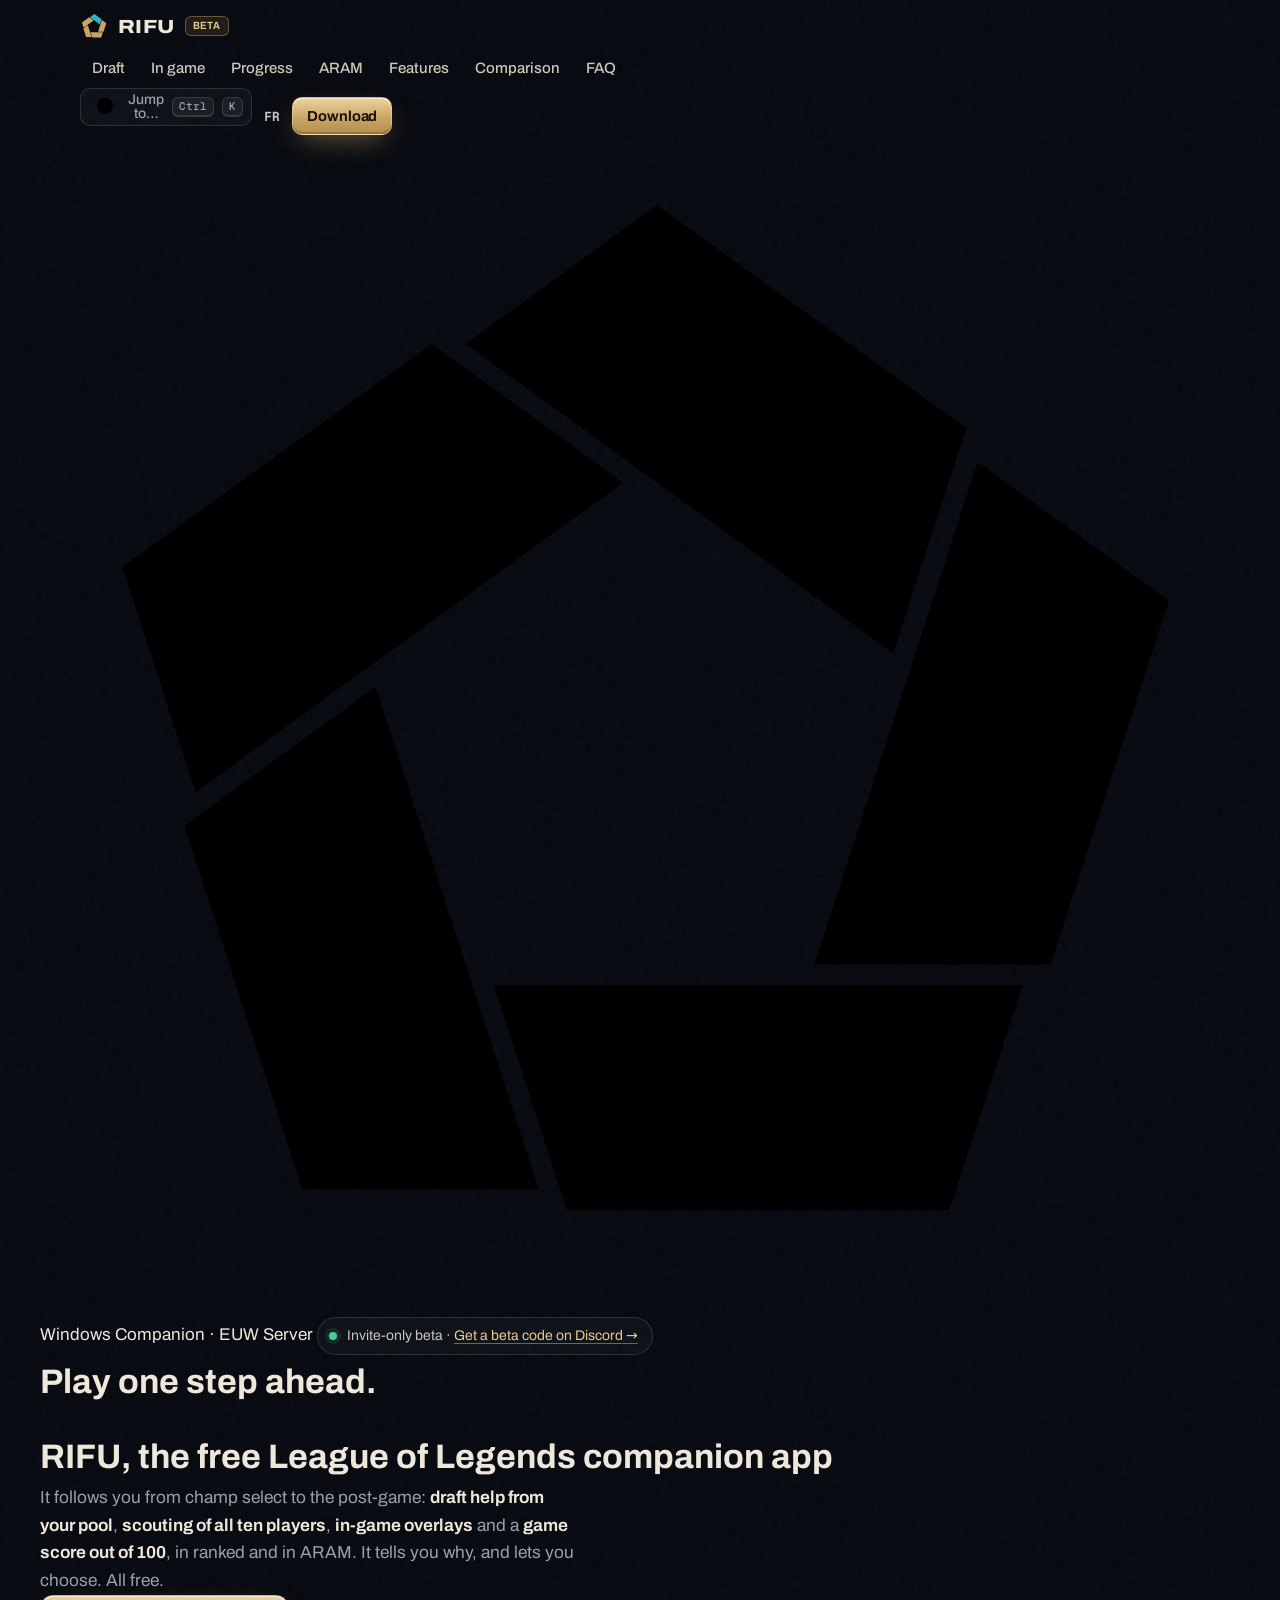
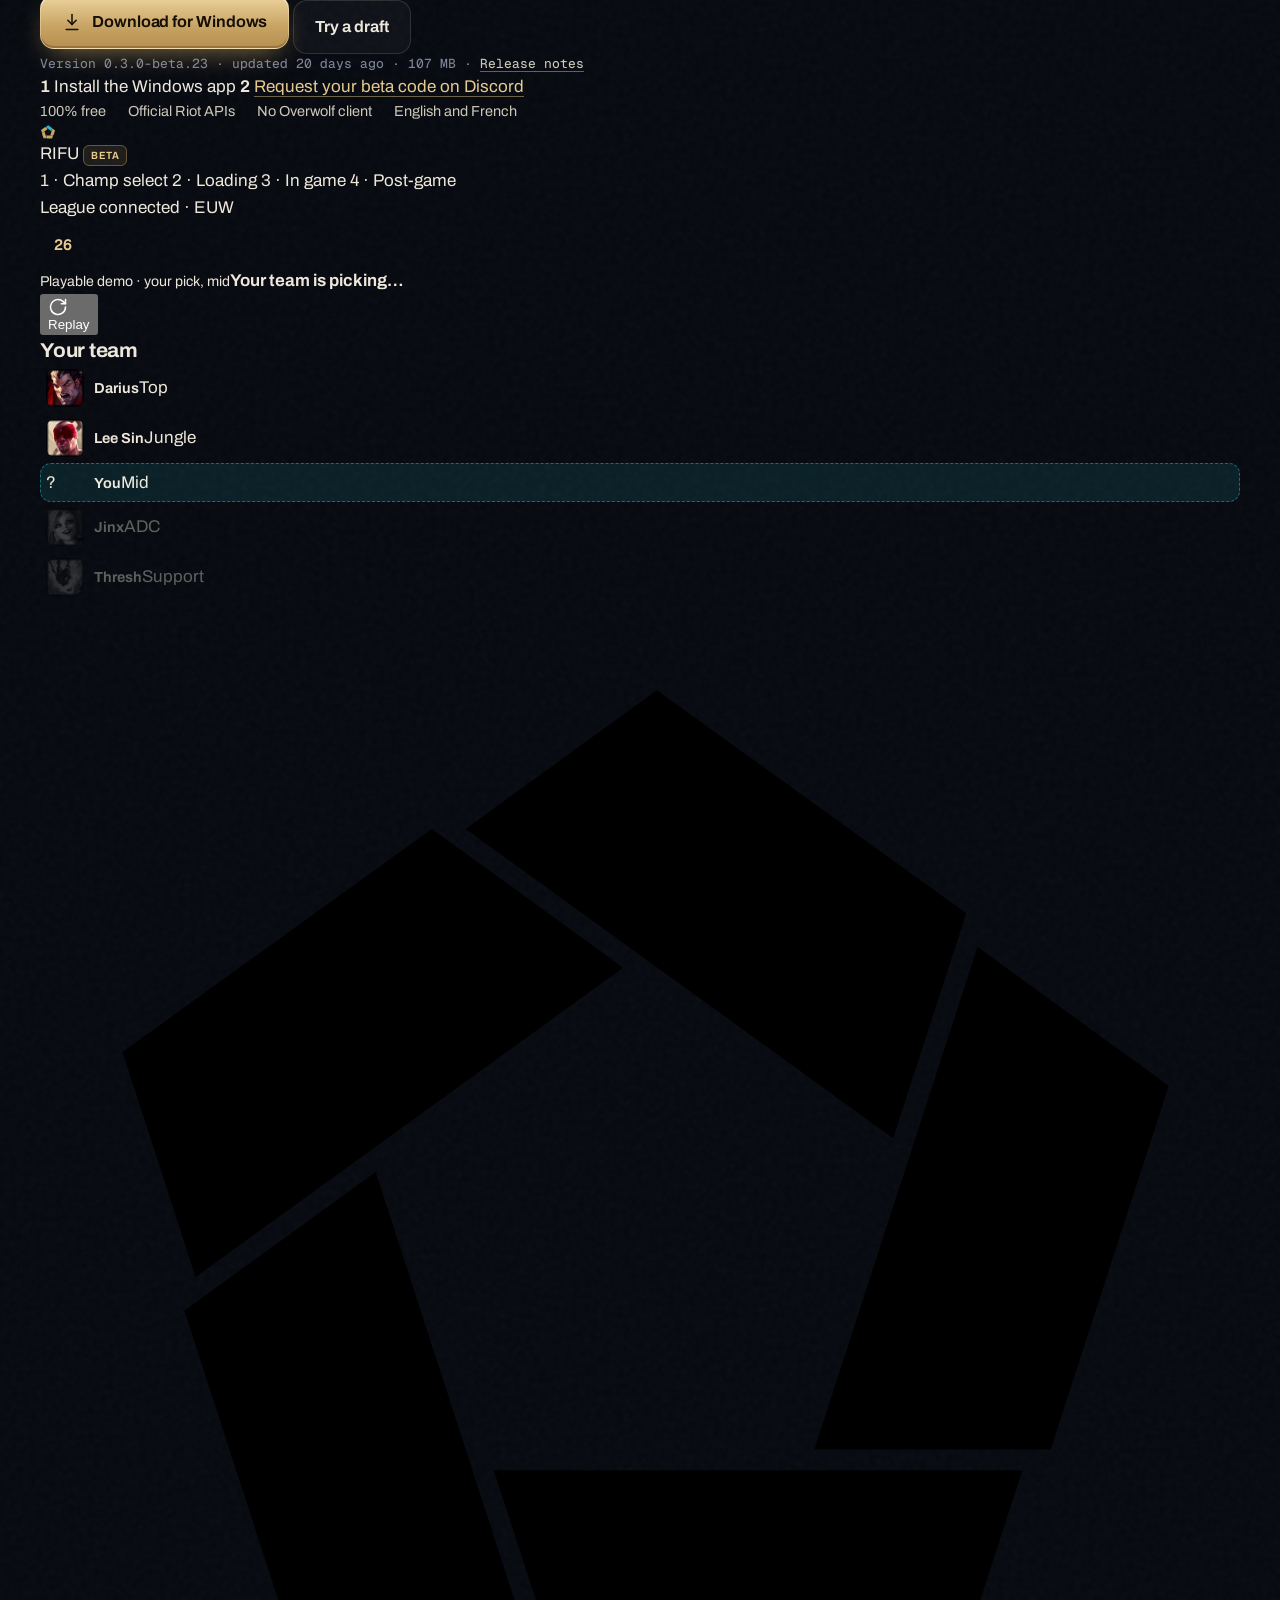
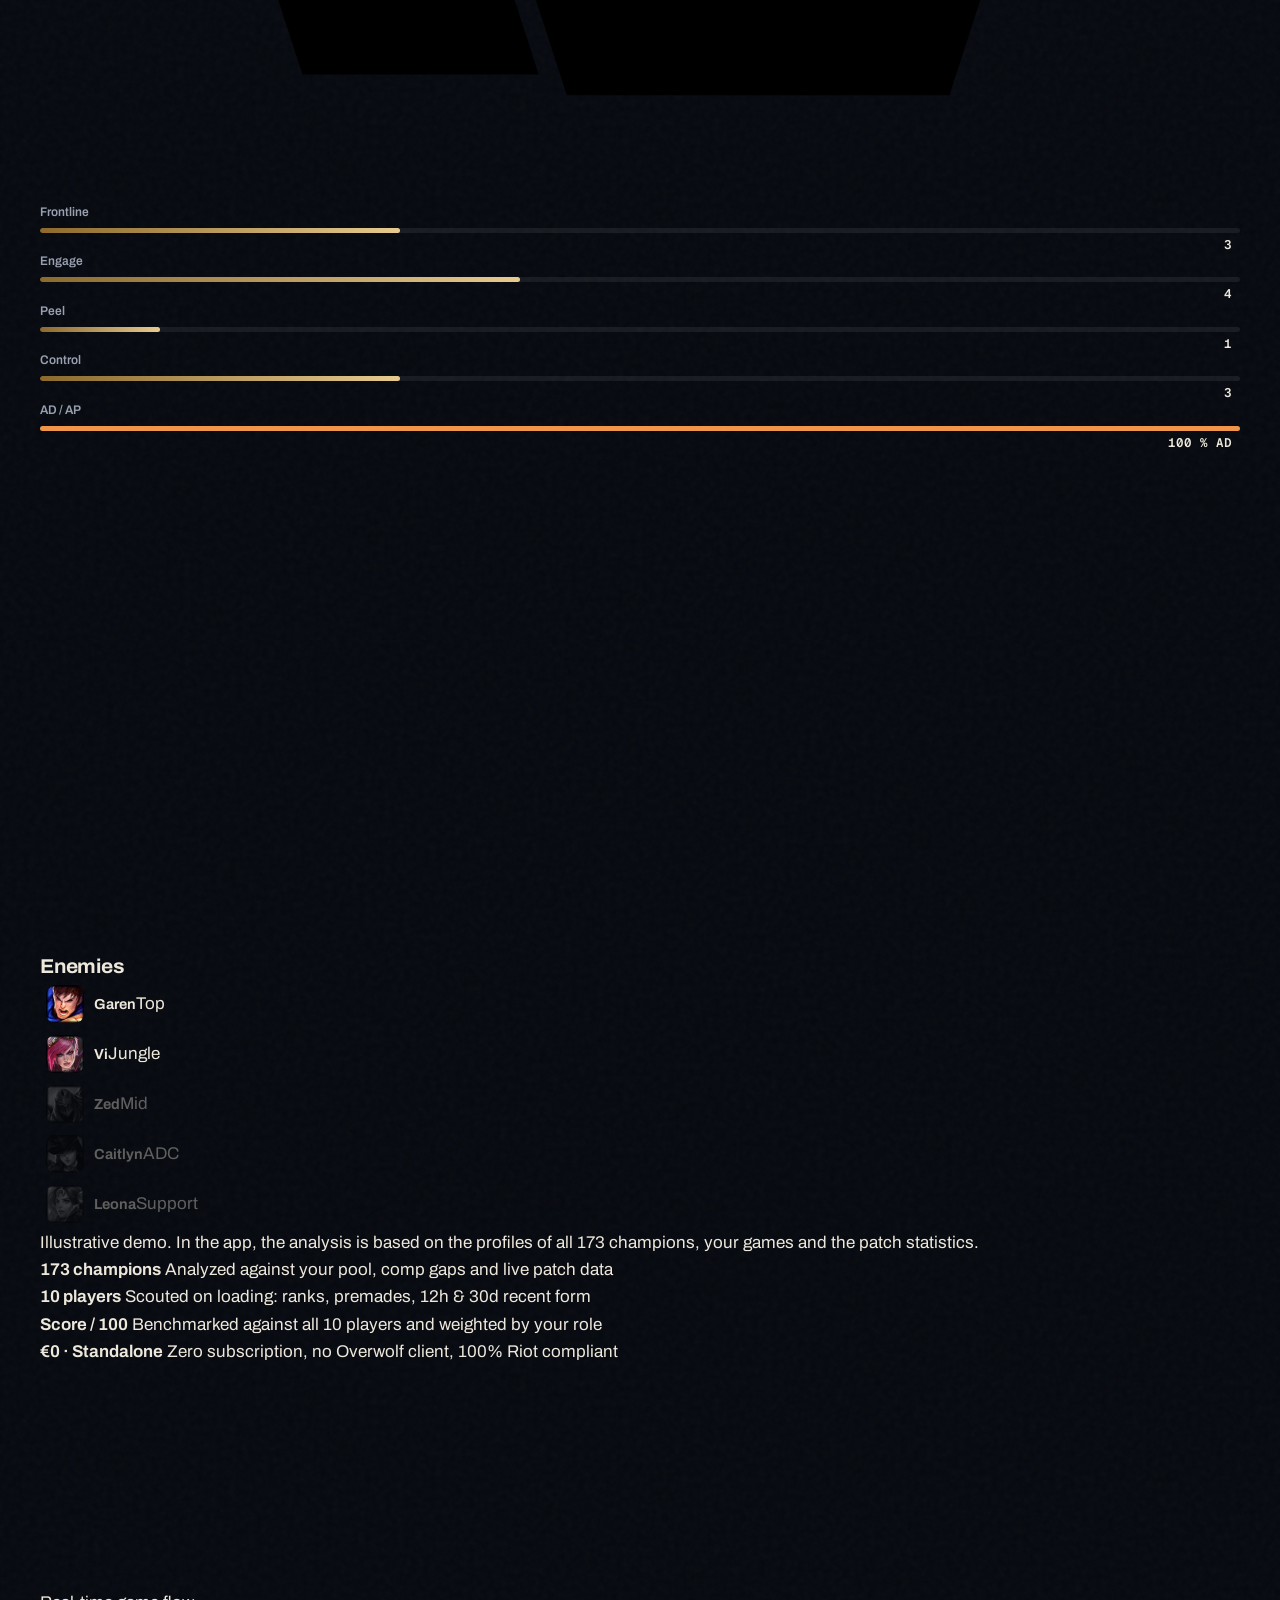
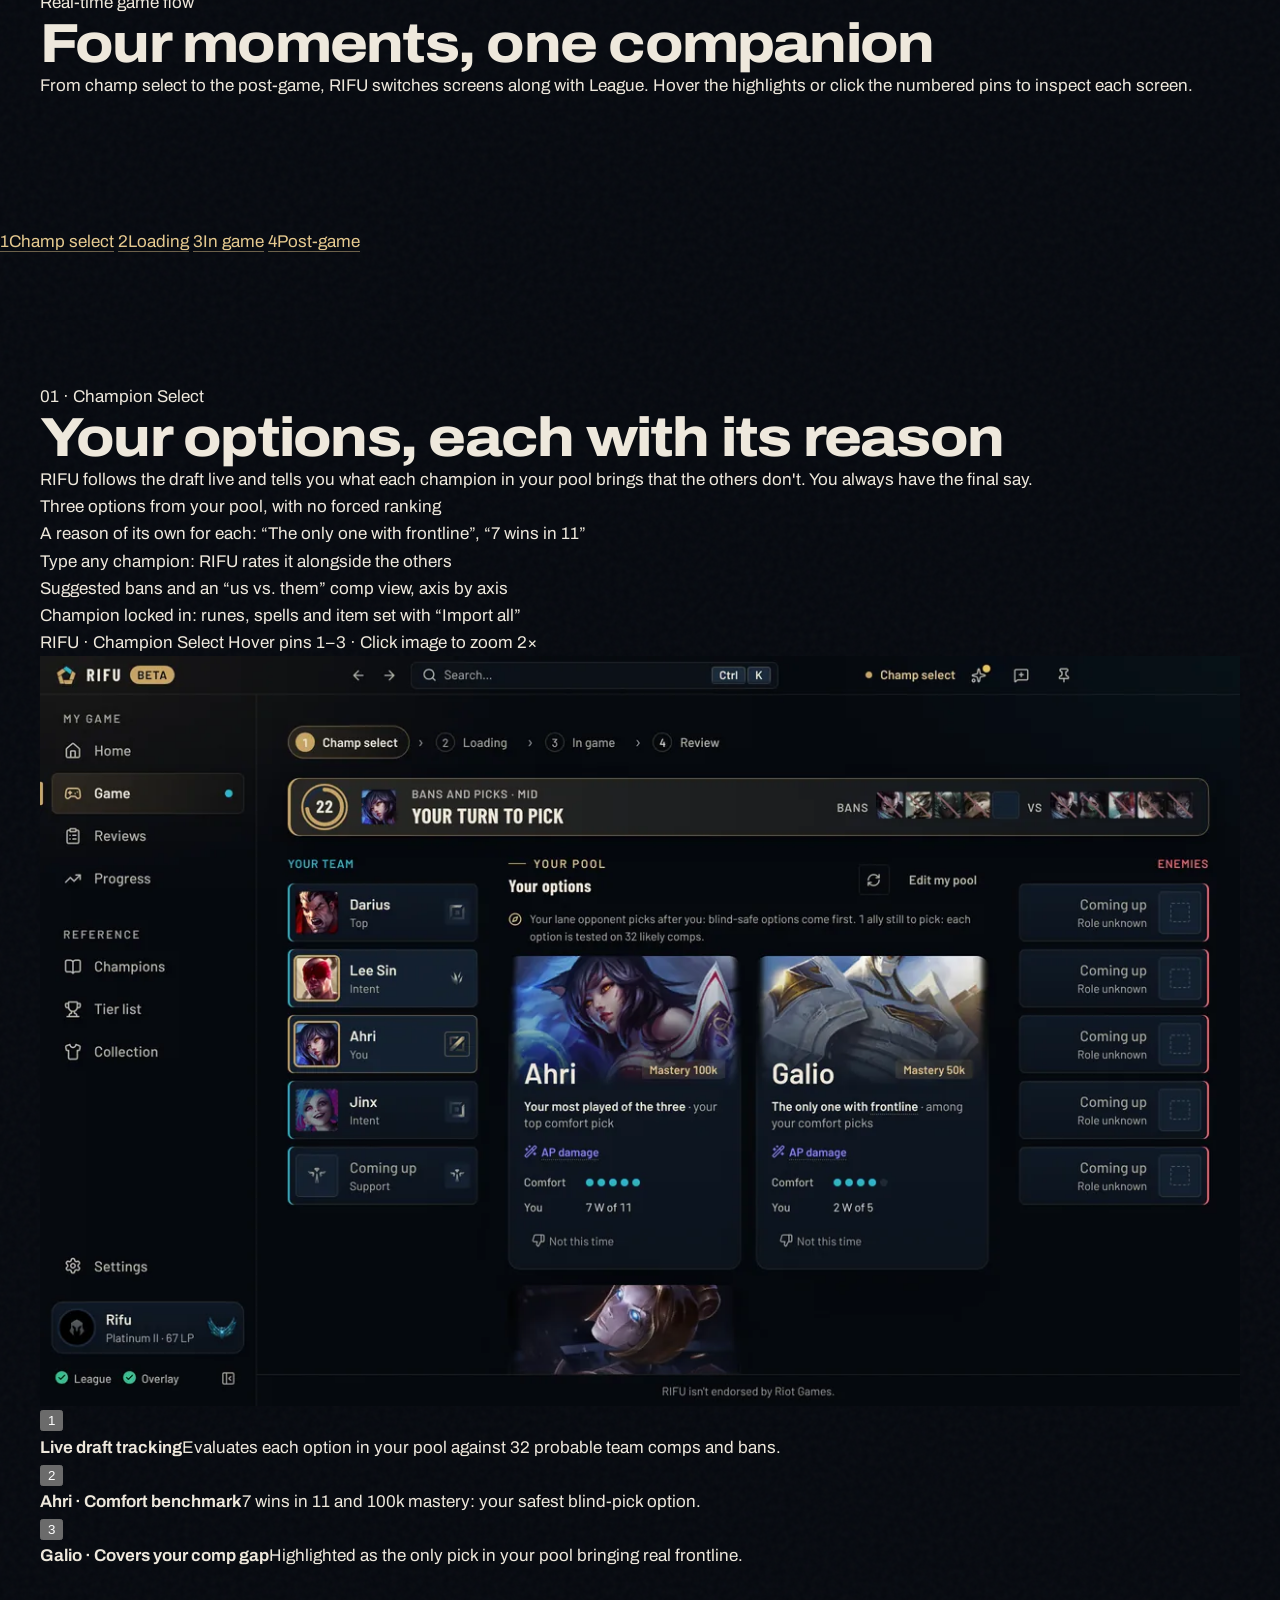
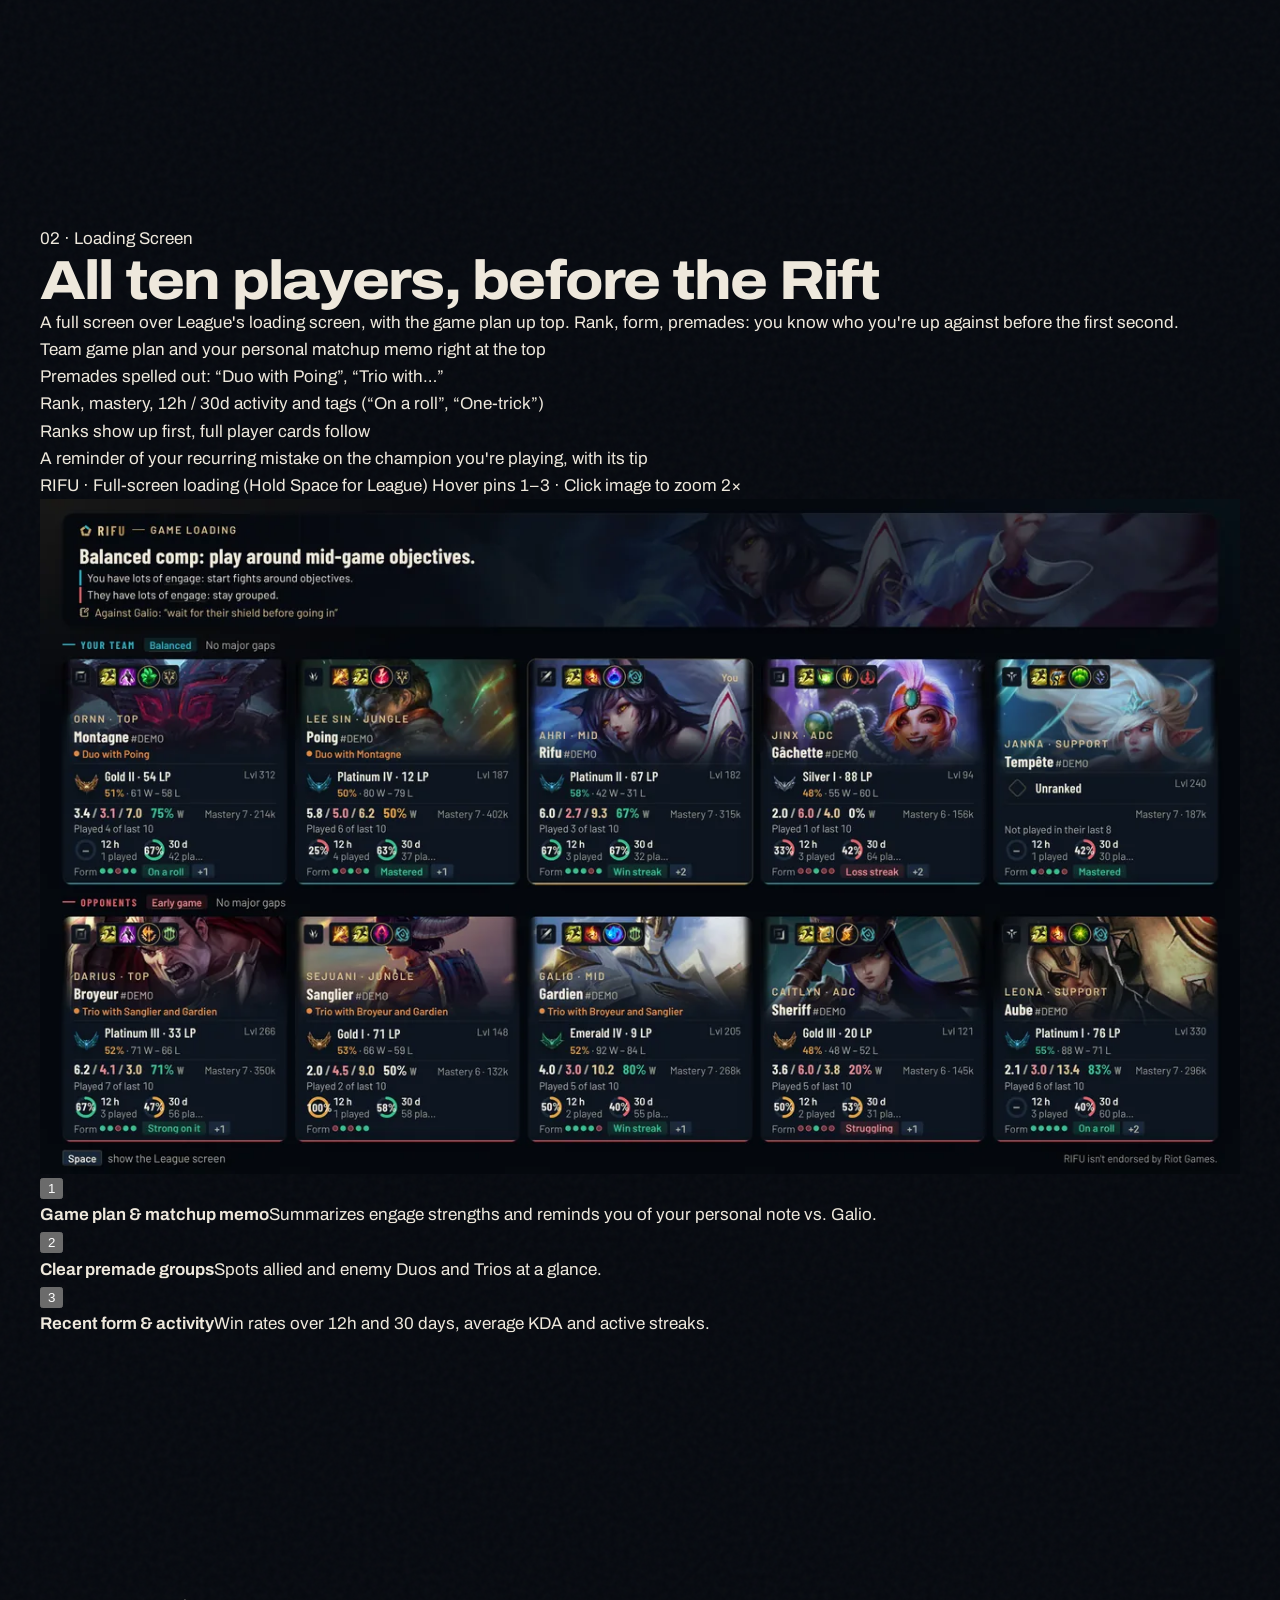
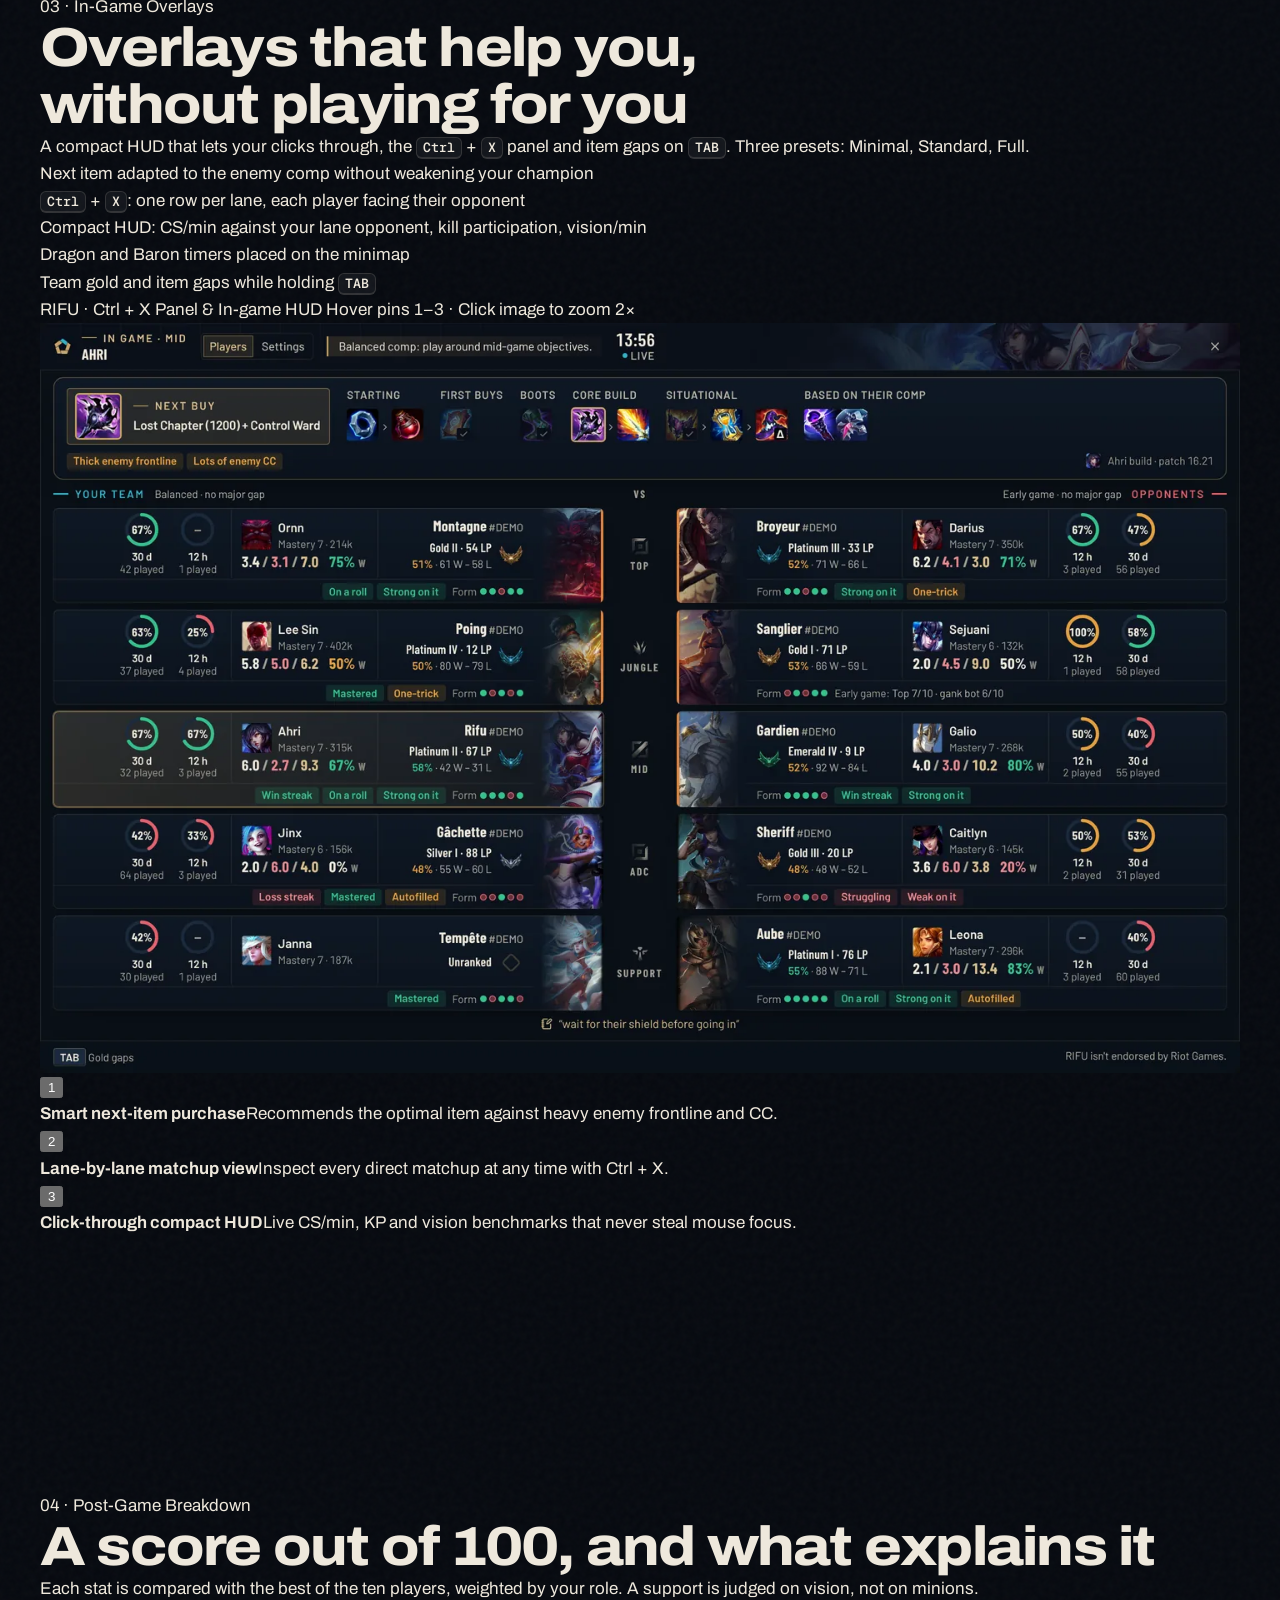
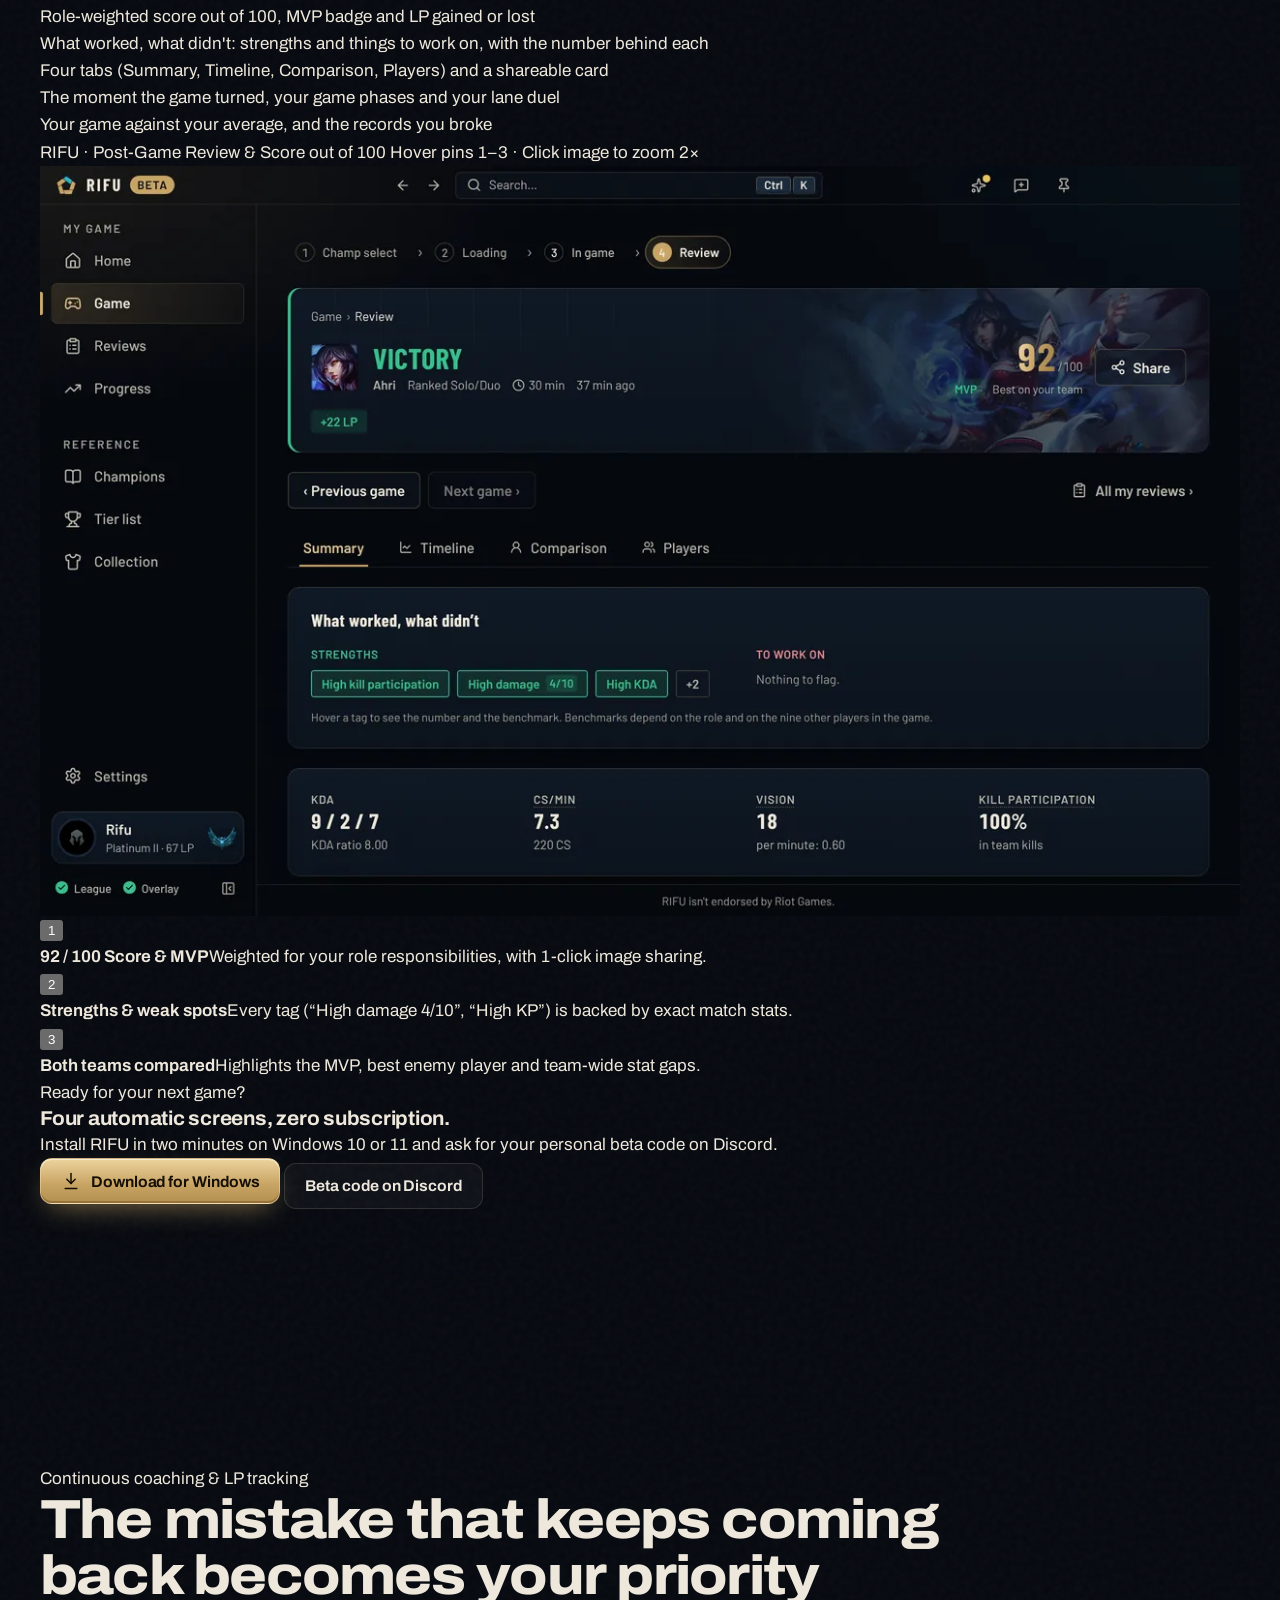
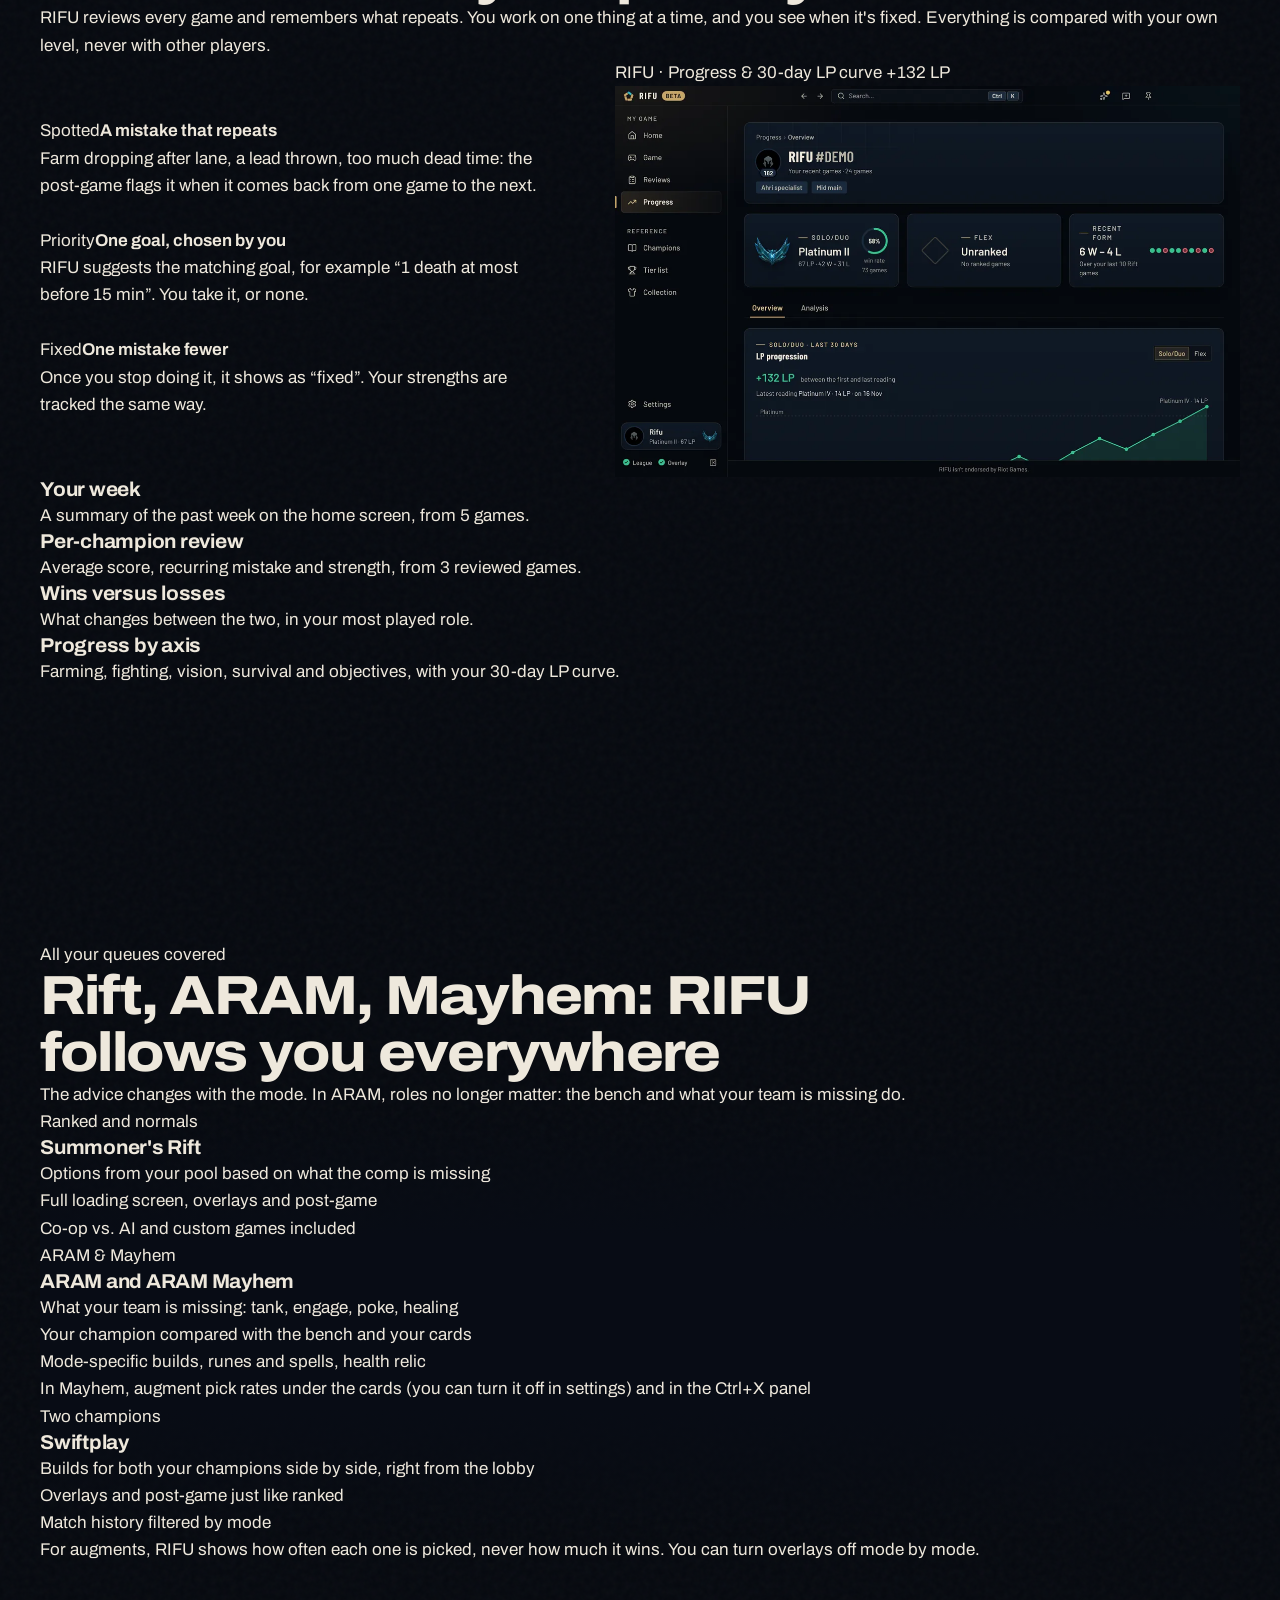
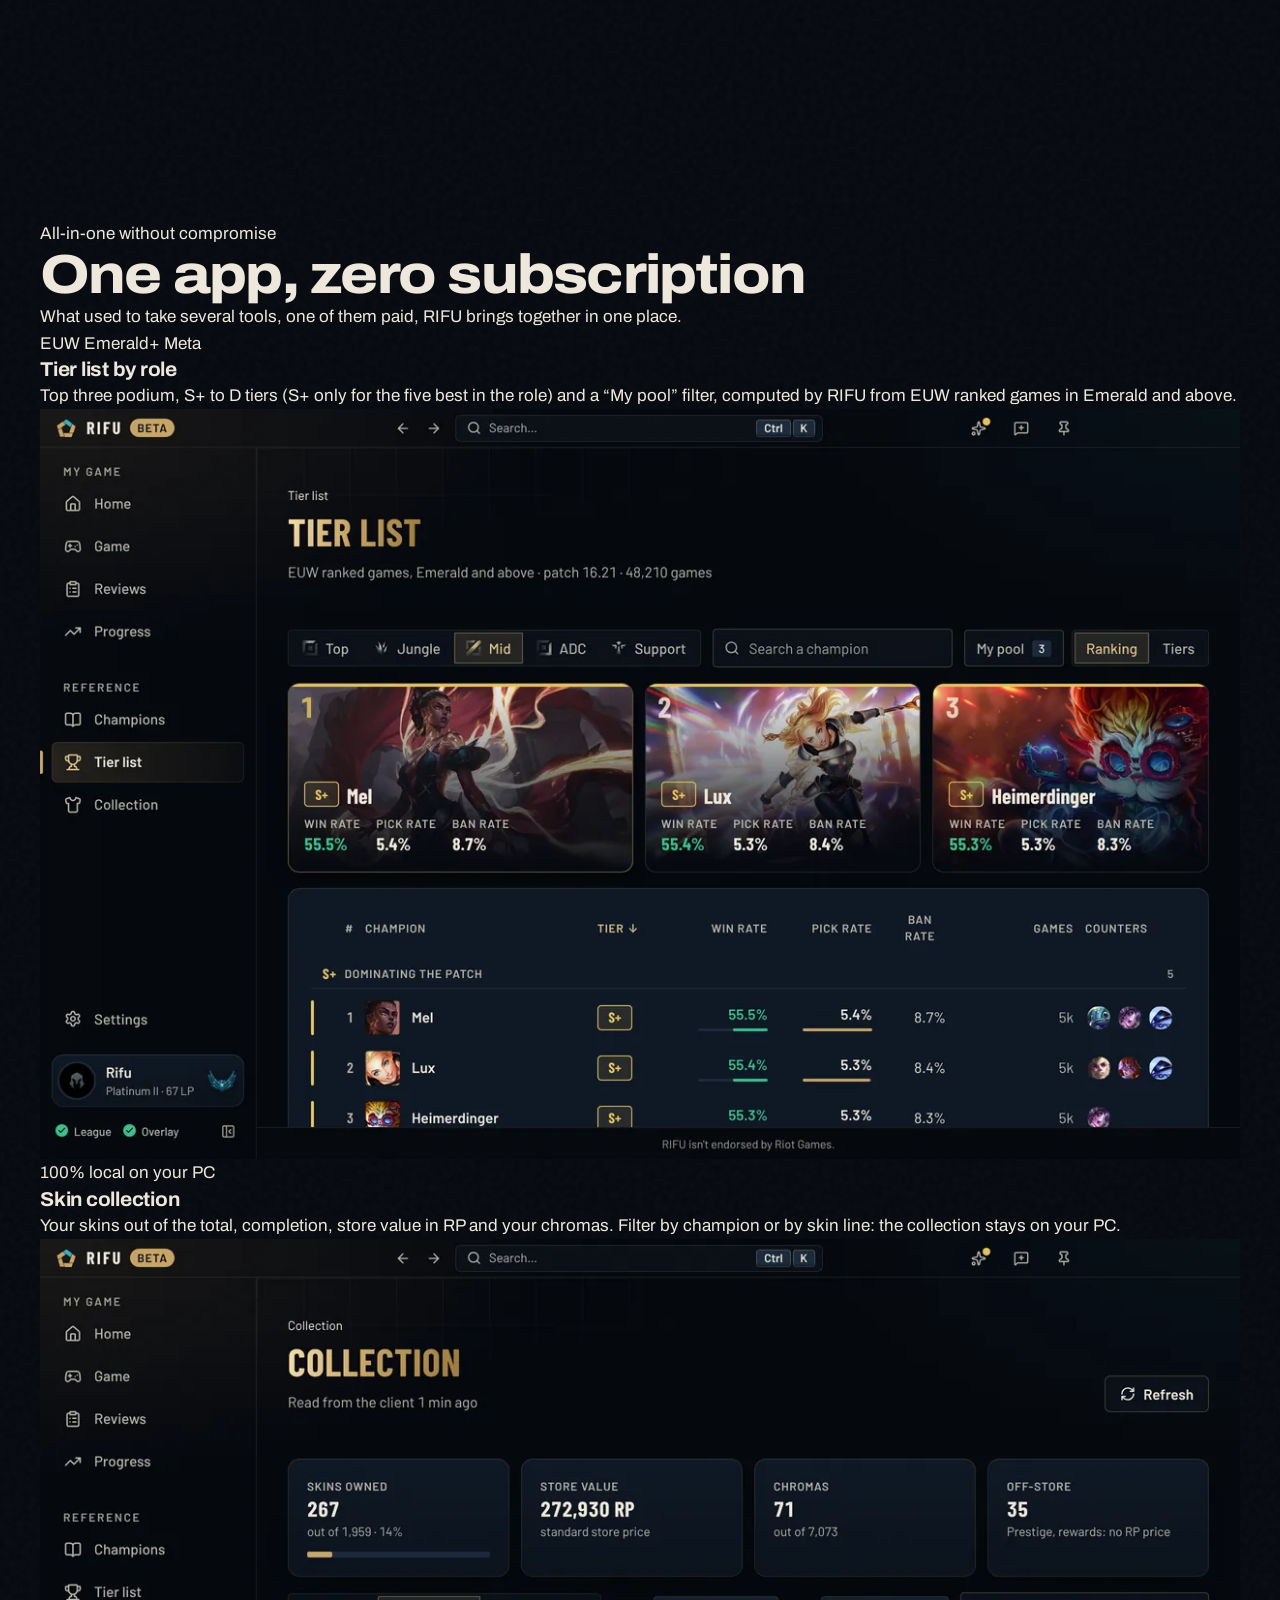
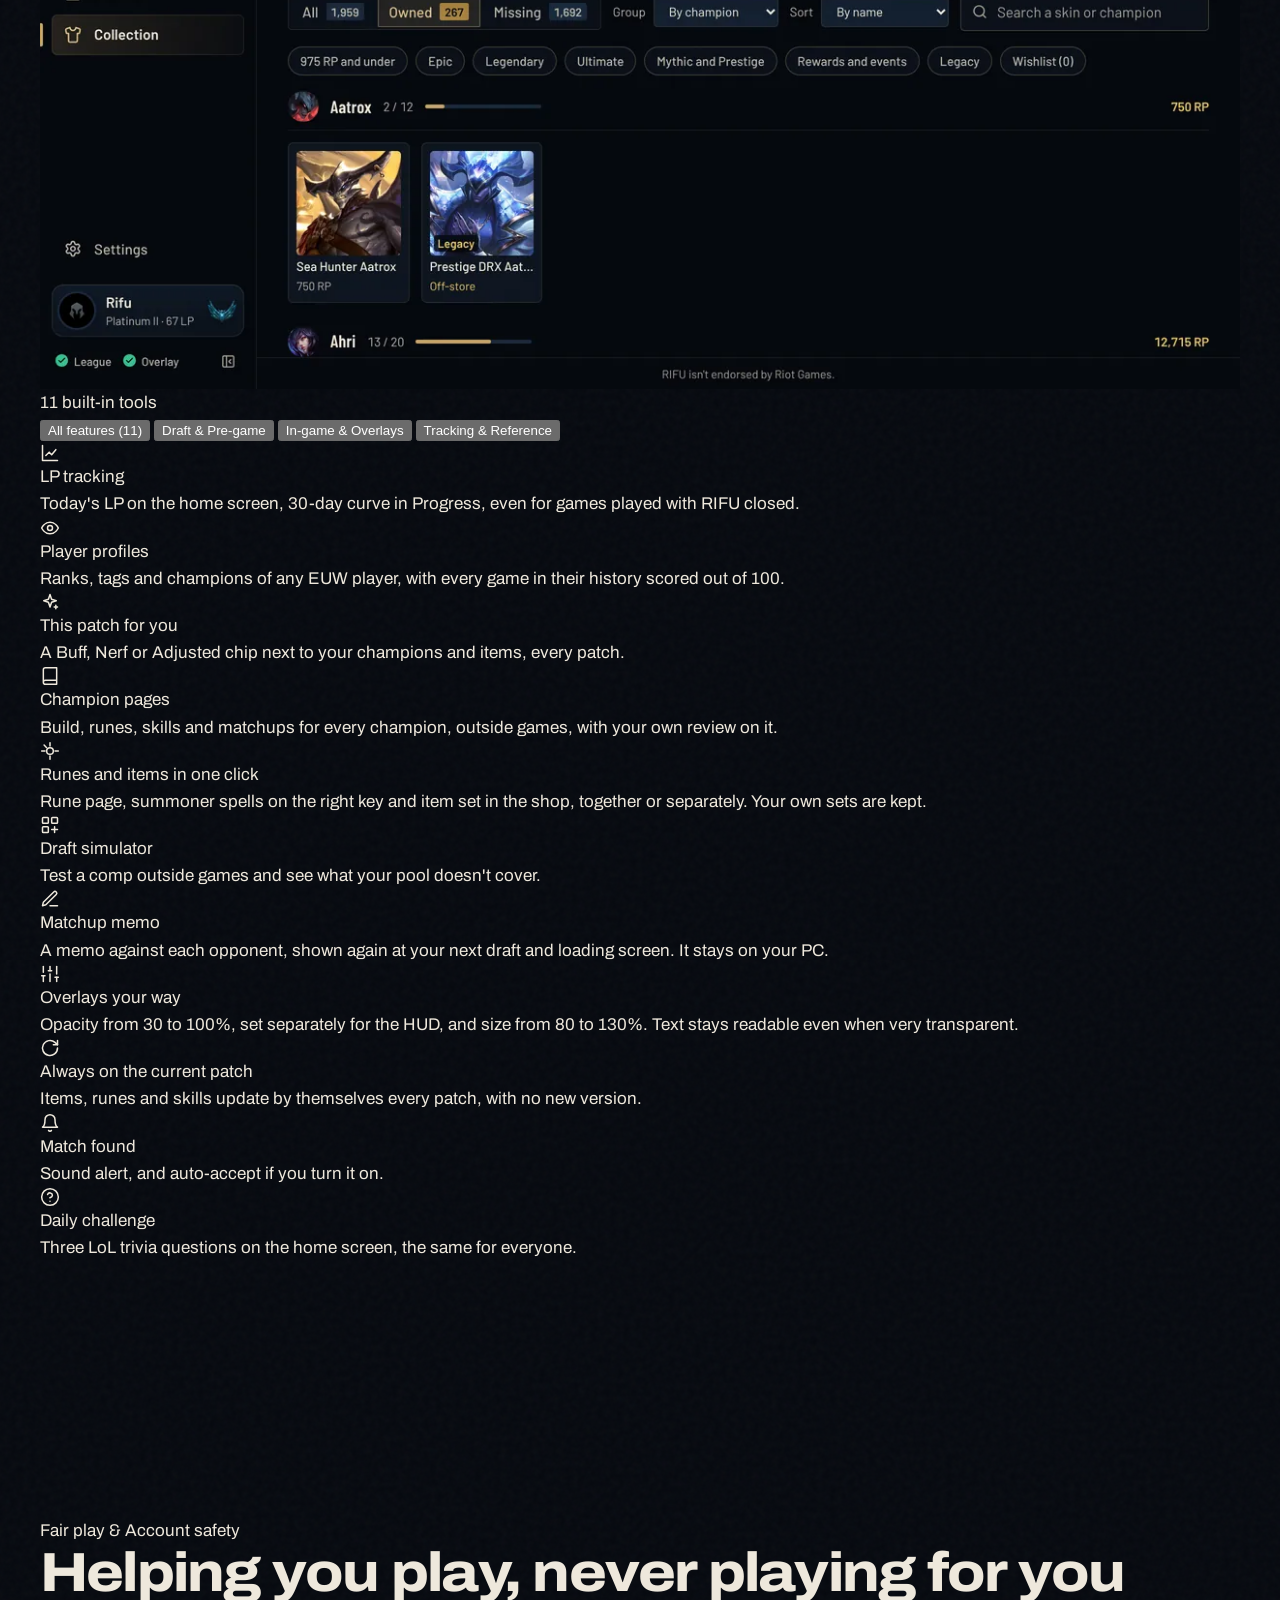
<file: docs/en/index.html>
<!doctype html>
<html lang="en">
<head>
  <meta charset="utf-8">
  <meta name="viewport" content="width=device-width, initial-scale=1, viewport-fit=cover">
  <title>RIFU · Free League of Legends companion app: draft, overlays, stats</title>
  <meta name="description" content="The free alternative to Porofessor and DPM. RIFU is a League of Legends companion app for Windows: draft help from your pool, overlays, game score.">
  <meta name="robots" content="index, follow, max-image-preview:large">
  <link rel="canonical" href="https://rifutajine.github.io/rifu-releases/en/">
  <link rel="alternate" hreflang="fr" href="https://rifutajine.github.io/rifu-releases/">
  <link rel="alternate" hreflang="en" href="https://rifutajine.github.io/rifu-releases/en/">
  <link rel="alternate" hreflang="x-default" href="https://rifutajine.github.io/rifu-releases/">
  <link rel="sitemap" type="application/xml" href="../sitemap.xml">
  <meta property="og:type" content="website">
  <meta property="og:site_name" content="RIFU">
  <meta property="og:locale" content="en_GB">
  <meta property="og:locale:alternate" content="fr_FR">
  <meta property="og:title" content="RIFU · The free League of Legends companion app">
  <meta property="og:description" content="Draft help from your own pool, scouting of all 10 players, in-game overlays and a game score out of 100. Free, for Windows.">
  <meta property="og:url" content="https://rifutajine.github.io/rifu-releases/en/">
  <meta property="og:image" content="https://rifutajine.github.io/rifu-releases/assets/og.jpg">
  <meta property="og:image:width" content="1200">
  <meta property="og:image:height" content="630">
  <meta property="og:image:alt" content="RIFU: loading screen with the ten players of the game.">
  <meta name="twitter:card" content="summary_large_image">
  <meta name="twitter:title" content="RIFU · The free League of Legends companion app">
  <meta name="twitter:description" content="Draft help from your own pool, scouting of all 10 players, in-game overlays and a game score out of 100. Free, for Windows.">
  <meta name="twitter:image" content="https://rifutajine.github.io/rifu-releases/assets/og.jpg">
  <meta name="theme-color" content="#060911">
  <meta name="color-scheme" content="dark">
  <link rel="manifest" href="../site.webmanifest">
  <link rel="icon" href="../assets/logo.svg" type="image/svg+xml">
  <link rel="icon" href="../assets/favicon-32.png" sizes="32x32" type="image/png">
  <link rel="apple-touch-icon" href="../assets/apple-touch-icon.png">
  <link rel="preload" href="../assets/fonts/archivo-var.woff2" as="font" type="font/woff2" crossorigin>
  <link rel="stylesheet" href="../assets/style.css">
  <script>document.documentElement.classList.add('js')</script>
  <script src="../assets/site.js" defer></script>

  <script type="application/ld+json">
  {
    "@context": "https://schema.org",
    "@graph": [
      {
        "@type": "WebSite",
        "@id": "https://rifutajine.github.io/rifu-releases/en/#site",
        "url": "https://rifutajine.github.io/rifu-releases/en/",
        "name": "RIFU",
        "inLanguage": "en"
      },
      {
        "@type": "Organization",
        "@id": "https://rifutajine.github.io/rifu-releases/#org",
        "name": "RIFU",
        "url": "https://rifutajine.github.io/rifu-releases/en/",
        "logo": "https://rifutajine.github.io/rifu-releases/assets/logo.svg",
        "sameAs": [
          "https://github.com/Rifutajine/rifu-releases",
          "https://discord.gg/CGRcbW4SVw"
        ]
      },
      {
        "@type": "BreadcrumbList",
        "@id": "https://rifutajine.github.io/rifu-releases/en/#breadcrumb",
        "itemListElement": [
          {
            "@type": "ListItem",
            "position": 1,
            "name": "RIFU",
            "item": "https://rifutajine.github.io/rifu-releases/en/"
          }
        ]
      },
      {
        "@type": "SoftwareApplication",
        "@id": "https://rifutajine.github.io/rifu-releases/en/#app",
        "name": "RIFU",
        "description": "Free companion app for League of Legends: draft help from your own pool, scouting of all ten players on the loading screen, in-game overlays, a post-game score out of 100, tracking of recurring mistakes, ARAM and ARAM Mayhem, LP tracking, tier list and skin collection.",
        "applicationCategory": "GameApplication",
        "applicationSubCategory": "Companion app",
        "operatingSystem": "Windows 10, Windows 11",
        "softwareRequirements": "League of Legends (EUW server)",
        "softwareVersion": "0.3.0-beta.23",
        "inLanguage": ["fr", "en"],
        "isAccessibleForFree": true,
        "offers": { "@type": "Offer", "price": "0", "priceCurrency": "EUR" },
        "downloadUrl": "https://rifutajine.github.io/rifu-releases/en/download.html",
        "url": "https://rifutajine.github.io/rifu-releases/en/",
        "image": "https://rifutajine.github.io/rifu-releases/assets/og.jpg",
        "screenshot": [
          "https://rifutajine.github.io/rifu-releases/assets/captures/en/selection.webp",
          "https://rifutajine.github.io/rifu-releases/assets/captures/en/chargement.webp",
          "https://rifutajine.github.io/rifu-releases/assets/captures/en/panneau.webp",
          "https://rifutajine.github.io/rifu-releases/assets/captures/en/bilan.webp",
          "https://rifutajine.github.io/rifu-releases/assets/captures/en/progression.webp"
        ],
        "featureList": [
          "Draft help from your pool, based on what your comp is missing",
          "Import of runes, summoner spells and item set",
          "Scouting of all ten players on the loading screen",
          "Adjustable in-game overlays: HUD, players panel, item gaps, minimap timers",
          "ARAM and ARAM Mayhem: team gaps, champion compared with the bench, mode builds, augment pick rates",
          "Post-game in four tabs, scored out of 100",
          "Recurring mistakes tracked from game to game, per-champion review",
          "LP tracking and progress",
          "Tier list by role and champion pages",
          "Skin collection with store value in RP"
        ]
      },
      {
        "@type": "FAQPage",
        "@id": "https://rifutajine.github.io/rifu-releases/en/#faq-schema",
        "mainEntity": [
          {"@type": "Question", "name": "Is RIFU free?", "acceptedAnswer": {"@type": "Answer", "text": "Yes, completely. In the long run, RIFU will be funded by discreet ads, only inside the RIFU window and outside games: never in champ select, on the loading screen, in game or in an overlay."}},
          {"@type": "Question", "name": "Does RIFU replace Porofessor or DPM?", "acceptedAnswer": {"@type": "Answer", "text": "That's the goal. RIFU brings loading screen scouting, a draft assistant, in-game overlays, a post-game breakdown and LP tracking into one app, with no subscription. Its strength: it explains what your comp is missing and suggests champions from your own pool."}},
          {"@type": "Question", "name": "Is the app available in English?", "acceptedAnswer": {"@type": "Answer", "text": "Yes. The app is fully available in English and French. It follows your Windows language, and you can switch it in Settings › Language."}},
          {"@type": "Question", "name": "Is my account at risk?", "acceptedAnswer": {"@type": "Answer", "text": "RIFU only uses the interfaces Riot provides to third-party apps: the Riot API, the League client API and the live game data. It never reads the game's memory, only touches League's files to enable replays if you ask, and never plays for you. It follows Riot's rules for third-party apps: several options rather than a forced pick, no MMR estimate, no unmasking of hidden players in champ select, no tracking of enemy summoner spells or ultimates."}},
          {"@type": "Question", "name": "How do I get a beta code?", "acceptedAnswer": {"@type": "Answer", "text": "The beta is closed and invite-only, with one personal code per player. Join the RIFU Discord to ask for a spot."}},
          {"@type": "Question", "name": "How is the score out of 100 calculated?", "acceptedAnswer": {"@type": "Answer", "text": "Each stat of the game (kills, kill participation, damage, gold, minions, vision, objectives) is compared with the best of the ten players, then weighted by your role. The best player on the winning team is MVP; the post-game also names the best player on the other team. It is neither a rank nor an MMR estimate."}},
          {"@type": "Question", "name": "Do the overlays get in the way?", "acceptedAnswer": {"@type": "Answer", "text": "No. They never take focus from the game, the HUD lets your clicks through, and you set their opacity (30 to 100%) and size. During the beta they need borderless mode; fullscreen will come with the signed version."}},
          {"@type": "Question", "name": "Do I need to install Overwolf?", "acceptedAnswer": {"@type": "Answer", "text": "No. RIFU is a standalone app: it doesn't need the Overwolf client."}},
          {"@type": "Question", "name": "Why does Windows show a warning?", "acceptedAnswer": {"@type": "Answer", "text": "During the beta the installer isn't signed with a certificate yet, so Windows SmartScreen flags it. Signing is planned for the public release. Until then, only download RIFU from this site or the official releases page."}},
          {"@type": "Question", "name": "Which modes, servers and systems?", "acceptedAnswer": {"@type": "Answer", "text": "Summoner's Rift (normals, ranked, Co-op vs. AI, custom games), Swiftplay, ARAM and ARAM Mayhem. In Arena, RIFU gives no draft advice, and Brawl games aren't tracked. EUW server, on Windows 10 and 11."}},
          {"@type": "Question", "name": "What data is sent?", "acceptedAnswer": {"@type": "Answer", "text": "The minimum needed to show profiles and the loading screen. Everything else stays on your PC, and feedback is only sent if you turn it on. Details are in the privacy policy."}}
        ]
      }
    ]
  }
  </script>
</head>
<body>
  <a class="skip" href="#contenu">Skip to content</a>
  <svg class="sprite" aria-hidden="true"><defs>
    <symbol id="i-download" viewBox="0 0 24 24"><path d="M12 3v12"/><path d="m7 10 5 5 5-5"/><path d="M5 21h14"/></symbol>
    <symbol id="i-chart" viewBox="0 0 24 24"><path d="M3 3v18h18"/><path d="m7 15 4-4 3 3 5-6"/></symbol>
    <symbol id="i-runes" viewBox="0 0 24 24"><path d="M12 2v4"/><path d="m4.9 4.9 2.8 2.8"/><path d="M2 12h4"/><circle cx="12" cy="12" r="4"/><path d="M12 18v4"/><path d="M18 12h4"/></symbol>
    <symbol id="i-eye" viewBox="0 0 24 24"><path d="M2 12s3.5-7 10-7 10 7 10 7-3.5 7-10 7S2 12 2 12Z"/><circle cx="12" cy="12" r="3"/></symbol>
    <symbol id="i-skin" viewBox="0 0 24 24"><path d="M20.4 6.6 16 4a4 4 0 0 1-8 0L3.6 6.6a1 1 0 0 0-.5 1.2l1.4 4a1 1 0 0 0 1.3.6L7 12v8a1 1 0 0 0 1 1h8a1 1 0 0 0 1-1v-8l1.2.4a1 1 0 0 0 1.3-.6l1.4-4a1 1 0 0 0-.5-1.2Z"/></symbol>
    <symbol id="i-book" viewBox="0 0 24 24"><path d="M4 19.5v-15A2.5 2.5 0 0 1 6.5 2H20v20H6.5a2.5 2.5 0 0 1 0-5H20"/></symbol>
    <symbol id="i-grid" viewBox="0 0 24 24"><rect x="3" y="3" width="7" height="7" rx="1"/><rect x="14" y="3" width="7" height="7" rx="1"/><rect x="3" y="14" width="7" height="7" rx="1"/><path d="M14 17.5h7M17.5 14v7"/></symbol>
    <symbol id="i-pen" viewBox="0 0 24 24"><path d="M12 20h9"/><path d="M16.5 3.5a2.1 2.1 0 0 1 3 3L7 19l-4 1 1-4Z"/></symbol>
    <symbol id="i-sliders" viewBox="0 0 24 24"><path d="M4 21v-7"/><path d="M4 10V3"/><path d="M12 21v-9"/><path d="M12 8V3"/><path d="M20 21v-5"/><path d="M20 12V3"/><path d="M2 14h4"/><path d="M10 8h4"/><path d="M18 16h4"/></symbol>
    <symbol id="i-refresh" viewBox="0 0 24 24"><path d="M21 12a9 9 0 1 1-3-6.7L21 8"/><path d="M21 3v5h-5"/></symbol>
    <symbol id="i-bell" viewBox="0 0 24 24"><path d="M18 8A6 6 0 0 0 6 8c0 7-3 9-3 9h18s-3-2-3-9"/><path d="M13.7 21a2 2 0 0 1-3.4 0"/></symbol>
    <symbol id="i-shield" viewBox="0 0 24 24"><path d="M12 22s8-4 8-10V5l-8-3-8 3v7c0 6 8 10 8 10Z"/></symbol>
    <symbol id="i-list" viewBox="0 0 24 24"><path d="M8 6h13M8 12h13M8 18h13M3 6h.01M3 12h.01M3 18h.01"/></symbol>
    <symbol id="i-ban" viewBox="0 0 24 24"><circle cx="12" cy="12" r="10"/><path d="m4.9 4.9 14.2 14.2"/></symbol>
    <symbol id="i-lock" viewBox="0 0 24 24"><rect x="3" y="11" width="18" height="11" rx="2"/><path d="M7 11V7a5 5 0 0 1 10 0v4"/></symbol>
    <symbol id="i-spark" viewBox="0 0 24 24"><path d="M12 3l1.9 5.6L19.5 10.5l-5.6 1.9L12 18l-1.9-5.6L4.5 10.5l5.6-1.9Z"/><path d="M19 16v4M17 18h4"/></symbol>
    <symbol id="i-quiz" viewBox="0 0 24 24"><circle cx="12" cy="12" r="10"/><path d="M9.1 9a3 3 0 0 1 5.8 1c0 2-3 3-3 3"/><path d="M12 17h.01"/></symbol>
    <symbol id="i-check" viewBox="0 0 20 20"><path d="M5 10.5 8.5 14 15 6.5"/></symbol>
    <symbol id="i-search" viewBox="0 0 24 24"><circle cx="11" cy="11" r="7"/><path d="m20 20-3.5-3.5"/></symbol>
    <symbol id="i-discord" viewBox="0 0 24 24"><path fill="currentColor" stroke="none" d="M20.32 4.37A19.8 19.8 0 0 0 15.4 2.85a.07.07 0 0 0-.08.04c-.21.38-.45.87-.61 1.25a18.3 18.3 0 0 0-5.49 0 12.6 12.6 0 0 0-.62-1.25.08.08 0 0 0-.08-.04 19.7 19.7 0 0 0-4.89 1.52.07.07 0 0 0-.03.03C.53 9.05-.32 13.58.1 18.06a.08.08 0 0 0 .03.06 19.9 19.9 0 0 0 5.99 3.03.08.08 0 0 0 .08-.03c.46-.63.87-1.3 1.23-2a.08.08 0 0 0-.04-.1 13.1 13.1 0 0 1-1.87-.9.08.08 0 0 1 0-.13l.37-.29a.07.07 0 0 1 .08-.01c3.93 1.8 8.18 1.8 12.07 0a.07.07 0 0 1 .08 0l.37.3a.08.08 0 0 1 0 .12c-.6.35-1.22.65-1.87.9a.08.08 0 0 0-.04.1c.36.7.77 1.37 1.22 2a.08.08 0 0 0 .08.03 19.8 19.8 0 0 0 6.01-3.03.08.08 0 0 0 .03-.05c.5-5.18-.84-9.67-3.55-13.66a.06.06 0 0 0-.03-.03ZM8.02 15.33c-1.18 0-2.16-1.09-2.16-2.42s.96-2.42 2.16-2.42c1.21 0 2.18 1.1 2.16 2.42 0 1.33-.96 2.42-2.16 2.42Zm7.97 0c-1.18 0-2.15-1.09-2.15-2.42s.95-2.42 2.15-2.42c1.21 0 2.18 1.1 2.16 2.42 0 1.33-.95 2.42-2.16 2.42Z"/></symbol>
  </defs></svg>

  <header class="top" id="top">
    <div class="wrap">
      <a class="brand" href="./" aria-label="RIFU, home">
        <img src="../assets/logo.svg" alt="" width="28" height="28">
        <span>RIFU</span>
        <small class="brand-beta">Beta</small>
      </a>
      <nav class="nav" aria-label="Sections">
        <a href="./#demo">Draft</a>
        <a href="./#parcours">In game</a>
        <a href="./#progression">Progress</a>
        <a href="./#modes">ARAM</a>
        <a href="./#fonctions">Features</a>
        <a href="./#comparatif">Comparison</a>
        <a href="./#faq">FAQ</a>
      </nav>
      <button class="cmd-btn" type="button" data-cmd-open aria-label="Open quick navigation (Ctrl + K)">
        <svg viewBox="0 0 24 24" aria-hidden="true"><use href="#i-search"/></svg>
        <span>Jump to…</span>
        <kbd>Ctrl</kbd><kbd>K</kbd>
      </button>
      <a class="lang" href="../" hreflang="fr" lang="fr" aria-label="Version française">FR</a>
      <a class="btn btn-primary btn-sm" href="download.html?dl=1">Download</a>
    </div>
  </header>

  <main id="contenu">
    <div class="hero" id="telecharger">
      <div class="wrap">
        <svg class="hero-penta" viewBox="0 0 64 64" aria-hidden="true">
          <path data-seg="0" d="M4.4 24 20.9 12.1 31.1 19.5 8.3 36Z"/>
          <path data-seg="1" d="M14 57.2 7.7 37.8 17.9 30.4 26.6 57.2Z"/>
          <path data-seg="you" class="you" d="M32.9 4.7 49.4 16.6 45.5 28.6 22.7 12.1Z"/>
          <path data-seg="2" d="M48.5 58.3 28.1 58.3 24.2 46.3 52.4 46.3Z"/>
          <path data-seg="3" d="M60.2 25.8 53.9 45.2 41.3 45.2 50 18.4Z"/>
        </svg>

        <div class="hero-top-meta">
          <span class="eyebrow">Windows Companion · EUW Server</span>
          <span class="hero-status"><i></i><span>Invite-only beta · <a data-discord href="#">Get a beta code on Discord →</a></span></span>
        </div>

        <h1>
          <span class="big"><span>Play one</span> <span class="accent">step ahead.</span></span>
          <span class="sub">RIFU, the free League of Legends companion app</span>
        </h1>

        <div class="hero-row">
          <p class="lead">It follows you from champ select to the post-game: <strong>draft help from your pool</strong>, <strong>scouting of all ten players</strong>, <strong>in-game overlays</strong> and a <strong>game score out of 100</strong>, in ranked and in ARAM. It tells you why, and lets you choose. All free.</p>
          <div class="hero-side">
            <div>
              <div class="cta">
                <a class="btn btn-primary btn-lg" id="hero-download-btn" href="download.html?dl=1"><svg class="ico"><use href="#i-download"/></svg>Download for Windows</a>
                <a class="btn btn-ghost btn-lg" id="hero-demo-btn" href="#demo">Try a draft</a>
              </div>
              <p class="dl-meta" data-download-meta>Windows 10 and 11 · beta code required</p>
            </div>
            <div class="beta-flow" aria-label="Beta access steps">
              <span><b>1</b> Install the Windows app</span>
              <span><b>2</b> <a data-discord href="#">Request your beta code on Discord</a></span>
            </div>
            <ul class="proof">
              <li>100% free</li>
              <li>Official Riot APIs</li>
              <li>No Overwolf client</li>
              <li>English and French</li>
            </ul>
          </div>
        </div>

        <div class="console" id="demo" data-demo>
          <div class="console-window" aria-hidden="true">
            <span class="console-win-brand"><img src="../assets/logo.svg" alt="" width="16" height="16">RIFU <small class="brand-beta">Beta</small></span>
            <div class="console-win-steps">
              <span class="is-active">1 · Champ select</span>
              <span>2 · Loading</span>
              <span>3 · In game</span>
              <span>4 · Post-game</span>
            </div>
            <span class="console-win-status">League connected · EUW</span>
          </div>
          <div class="console-bar">
            <span class="timer" data-timer><span>30</span></span>
            <div class="console-phase"><small>Playable demo · your pick, mid</small><strong data-phase aria-live="polite">Draft starting…</strong></div>
            <button class="console-replay" id="demo-replay-btn" type="button" data-replay><svg class="ico"><use href="#i-refresh"/></svg>Replay</button>
          </div>
          <div class="console-grid">
            <div class="team team-ally">
              <h3>Your team</h3>
              <ul class="slots">
                <li class="slot" data-ally="0"><div class="ic"><img src="../assets/champions/darius.webp" alt="" width="40" height="40"></div><div><b data-name="Darius">Darius</b><span>Top</span></div></li>
                <li class="slot" data-ally="1"><div class="ic"><img src="../assets/champions/leesin.webp" alt="" width="40" height="40"></div><div><b data-name="Lee Sin">Lee Sin</b><span>Jungle</span></div></li>
                <li class="slot is-you" data-you><div class="ic"><img src="../assets/champions/galio.webp" alt="" width="40" height="40" hidden>?</div><div><b>You</b><span>Mid</span></div></li>
                <li class="slot" data-ally="2"><div class="ic"><img src="../assets/champions/jinx.webp" alt="" width="40" height="40"></div><div><b data-name="Jinx">Jinx</b><span>ADC</span></div></li>
                <li class="slot" data-ally="3"><div class="ic"><img src="../assets/champions/thresh.webp" alt="" width="40" height="40"></div><div><b data-name="Thresh">Thresh</b><span>Support</span></div></li>
              </ul>
            </div>

            <div class="core">
              <div class="compo" role="group" aria-label="Your team comp">
                <svg class="penta" viewBox="0 0 64 64" aria-hidden="true">
                  <path data-seg="0" d="M4.4 24 20.9 12.1 31.1 19.5 8.3 36Z"/>
                  <path data-seg="1" d="M14 57.2 7.7 37.8 17.9 30.4 26.6 57.2Z"/>
                  <path data-seg="you" class="you" d="M32.9 4.7 49.4 16.6 45.5 28.6 22.7 12.1Z"/>
                  <path data-seg="2" d="M48.5 58.3 28.1 58.3 24.2 46.3 52.4 46.3Z"/>
                  <path data-seg="3" d="M60.2 25.8 53.9 45.2 41.3 45.2 50 18.4Z"/>
                </svg>
                <div class="axes">
                  <div class="axis"><span>Frontline</span><div class="bar" data-axis="frontline"><i></i></div><output>0</output></div>
                  <div class="axis"><span>Engage</span><div class="bar" data-axis="engage"><i></i></div><output>0</output></div>
                  <div class="axis"><span>Peel</span><div class="bar" data-axis="peel"><i></i></div><output>0</output></div>
                  <div class="axis"><span>Control</span><div class="bar" data-axis="cc"><i></i></div><output>0</output></div>
                  <div class="axis"><span>AD / AP</span><div class="dmg-bar" data-dmg><span class="ad"></span><span class="ap"></span></div><output data-dmg-out>—</output></div>
                </div>
              </div>
              <div class="gaps" data-gaps aria-live="polite"></div>
              <div class="options">
                <button class="option" id="opt-galio" type="button" data-option aria-pressed="false" data-name="Galio" data-axes="3,3,1,3" data-verdict="Galio: both gaps are covered. This is the option that balances the comp the most.">
                  <span class="option-head"><img src="../assets/champions/galio.webp" alt="" width="44" height="44"><span><b>Galio</b><span>Your pool · 50k mastery</span></span></span>
                  <span class="tags"><em>AP damage</em><em>Frontline</em><em>Engage</em></span>
                  <p>The only one with frontline and engage.</p>
                </button>
                <button class="option" id="opt-orianna" type="button" data-option aria-pressed="false" data-name="Orianna" data-axes="0,1,2,3" data-verdict="Orianna: magic damage is covered and Zed is easier to handle, but the frontline stays weak.">
                  <span class="option-head"><img src="../assets/champions/orianna.webp" alt="" width="44" height="44"><span><b>Orianna</b><span>Your pool · 40k mastery</span></span></span>
                  <span class="tags"><em>AP damage</em><em>Control</em></span>
                  <p>The only one good against Zed, with zone control.</p>
                </button>
                <button class="option" id="opt-ahri" type="button" data-option aria-pressed="false" data-name="Ahri" data-axes="0,1,0,2" data-verdict="Ahri: your safest champion. Magic damage is covered, the frontline stays weak.">
                  <span class="option-head"><img src="../assets/champions/ahri.webp" alt="" width="44" height="44"><span><b>Ahri</b><span>Your pool · 100k mastery</span></span></span>
                  <span class="tags"><em>AP damage</em><em>Comfort</em></span>
                  <p>You won 7 of 10 games on it: your top comfort pick.</p>
                </button>
              </div>
              <div class="console-foot">
                <p class="verdict" data-verdict-out aria-live="polite"></p>
                <div class="import-preview" data-import-bar hidden>
                  <div class="import-meta" data-import-meta></div>
                  <button class="import-btn" id="demo-import-btn" type="button" data-import-btn>Import all to League</button>
                </div>
              </div>
            </div>

            <div class="team team-enemy">
              <h3>Enemies</h3>
              <ul class="slots">
                <li class="slot" data-enemy="0"><div class="ic"><img src="../assets/champions/garen.webp" alt="" width="40" height="40"></div><div><b data-name="Garen">Garen</b><span>Top</span></div></li>
                <li class="slot" data-enemy="1"><div class="ic"><img src="../assets/champions/vi.webp" alt="" width="40" height="40"></div><div><b data-name="Vi">Vi</b><span>Jungle</span></div></li>
                <li class="slot" data-enemy="2"><div class="ic"><img src="../assets/champions/zed.webp" alt="" width="40" height="40"></div><div><b data-name="Zed">Zed</b><span>Mid</span></div></li>
                <li class="slot" data-enemy="3"><div class="ic"><img src="../assets/champions/caitlyn.webp" alt="" width="40" height="40"></div><div><b data-name="Caitlyn">Caitlyn</b><span>ADC</span></div></li>
                <li class="slot" data-enemy="4"><div class="ic"><img src="../assets/champions/leona.webp" alt="" width="40" height="40"></div><div><b data-name="Leona">Leona</b><span>Support</span></div></li>
              </ul>
            </div>
          </div>
        </div>
        <p class="demo-note">Illustrative demo. In the app, the analysis is based on the profiles of all 173 champions, your games and the patch statistics.</p>

        <div class="telemetry-strip" aria-label="RIFU key metrics">
          <div class="telemetry-item">
            <strong>173 <em>champions</em></strong>
            <span>Analyzed against your pool, comp gaps and live patch data</span>
          </div>
          <div class="telemetry-item">
            <strong>10 <em>players</em></strong>
            <span>Scouted on loading: ranks, premades, 12h &amp; 30d recent form</span>
          </div>
          <div class="telemetry-item">
            <strong>Score <em>/ 100</em></strong>
            <span>Benchmarked against all 10 players and weighted by your role</span>
          </div>
          <div class="telemetry-item">
            <strong>€0 <em>· Standalone</em></strong>
            <span>Zero subscription, no Overwolf client, 100% Riot compliant</span>
          </div>
        </div>
      </div>
    </div>

    <div id="parcours">
      <section class="journey-intro">
        <div class="wrap">
          <div class="section-head">
            <span class="eyebrow">Real-time game flow</span>
            <h2>Four moments, <span class="accent">one companion</span></h2>
            <p>From champ select to the post-game, RIFU switches screens along with League. Hover the highlights or click the numbered pins to inspect each screen.</p>
          </div>
        </div>
      </section>

      <nav class="rail" aria-label="The four moments of a game" data-rail>
        <a href="#selection"><i>1</i>Champ select</a>
        <a href="#chargement"><i>2</i>Loading</a>
        <a href="#en-partie"><i>3</i>In game</a>
        <a href="#bilan"><i>4</i>Post-game</a>
      </nav>

      <section class="chapter" id="selection">
        <div class="wrap">
          <div class="chapter-head">
            <div class="chapter-intro">
              <span class="eyebrow">01 · Champion Select</span>
              <h2>Your options, each with its reason</h2>
              <p>RIFU follows the draft live and tells you what each champion in your pool brings that the others don't. You always have the final say.</p>
            </div>
            <ul class="checks">
              <li data-spot-target="1">Three options from your pool, with no forced ranking</li>
              <li data-spot-target="2">A reason of its own for each: “The only one with frontline”, “7 wins in 11”</li>
              <li data-spot-target="3">Type any champion: RIFU rates it alongside the others</li>
              <li>Suggested bans and an “us vs. them” comp view, axis by axis</li>
              <li>Champion locked in: runes, spells and item set with “Import all”</li>
            </ul>
          </div>
          <figure class="shot">
            <div class="shot-bar" aria-hidden="true">
              <span class="shot-dots"><i></i><i></i><i></i><span>RIFU · Champion Select</span></span>
              <span class="shot-hint">Hover pins 1–3 · Click image to zoom 2×</span>
            </div>
            <a class="zoom" href="../assets/captures/en/selection.webp"><img src="../assets/captures/en/selection-1x.webp" srcset="../assets/captures/en/selection-1x.webp 1240w, ../assets/captures/en/selection.webp 2480w" sizes="(max-width: 1240px) 100vw, 1200px" width="2480" height="1550" loading="lazy" alt="Champ select in RIFU: your team, the enemies and the options from your pool, Ahri and Galio, each with what it adds."></a>
            <div class="hotspots" aria-hidden="true">
              <div class="hotspot is-left" data-spot="1" style="--x: 24%; --y: 22%;">
                <button class="hotspot-pin" type="button" tabindex="-1">1</button>
                <div class="hotspot-card"><b>Live draft tracking</b>Evaluates each option in your pool against 32 probable team comps and bans.</div>
              </div>
              <div class="hotspot" data-spot="2" style="--x: 48%; --y: 56%;">
                <button class="hotspot-pin" type="button" tabindex="-1">2</button>
                <div class="hotspot-card"><b>Ahri · Comfort benchmark</b>7 wins in 11 and 100k mastery: your safest blind-pick option.</div>
              </div>
              <div class="hotspot is-right" data-spot="3" style="--x: 69%; --y: 56%;">
                <button class="hotspot-pin" type="button" tabindex="-1">3</button>
                <div class="hotspot-card"><b>Galio · Covers your comp gap</b>Highlighted as the only pick in your pool bringing real frontline.</div>
              </div>
            </div>
          </figure>
        </div>
      </section>

      <section class="chapter" id="chargement">
        <div class="wrap">
          <div class="chapter-head">
            <div class="chapter-intro">
              <span class="eyebrow is-cyan">02 · Loading Screen</span>
              <h2>All ten players, before the Rift</h2>
              <p>A full screen over League's loading screen, with the game plan up top. Rank, form, premades: you know who you're up against before the first second.</p>
            </div>
            <ul class="checks">
              <li data-spot-target="1">Team game plan and your personal matchup memo right at the top</li>
              <li data-spot-target="2">Premades spelled out: “Duo with Poing”, “Trio with…”</li>
              <li data-spot-target="3">Rank, mastery, 12h / 30d activity and tags (“On a roll”, “One-trick”)</li>
              <li>Ranks show up first, full player cards follow</li>
              <li>A reminder of your recurring mistake on the champion you're playing, with its tip</li>
            </ul>
          </div>
          <figure class="shot">
            <div class="shot-bar" aria-hidden="true">
              <span class="shot-dots"><i></i><i></i><i></i><span>RIFU · Full-screen loading (Hold Space for League)</span></span>
              <span class="shot-hint">Hover pins 1–3 · Click image to zoom 2×</span>
            </div>
            <a class="zoom" href="../assets/captures/en/chargement.webp"><img src="../assets/captures/en/chargement-1x.webp" srcset="../assets/captures/en/chargement-1x.webp 1280w, ../assets/captures/en/chargement.webp 2560w" sizes="(max-width: 1240px) 100vw, 1200px" width="2560" height="1440" loading="lazy" alt="RIFU's full-screen loading screen: the game plan up top, then the ten players with their skin art, rank, tags, form and premade group."></a>
            <div class="hotspots" aria-hidden="true">
              <div class="hotspot is-left" data-spot="1" style="--x: 28%; --y: 14%;">
                <button class="hotspot-pin" type="button" tabindex="-1">1</button>
                <div class="hotspot-card"><b>Game plan &amp; matchup memo</b>Summarizes engage strengths and reminds you of your personal note vs. Galio.</div>
              </div>
              <div class="hotspot is-left" data-spot="2" style="--x: 18%; --y: 42%;">
                <button class="hotspot-pin" type="button" tabindex="-1">2</button>
                <div class="hotspot-card"><b>Clear premade groups</b>Spots allied and enemy Duos and Trios at a glance.</div>
              </div>
              <div class="hotspot" data-spot="3" style="--x: 50%; --y: 52%;">
                <button class="hotspot-pin" type="button" tabindex="-1">3</button>
                <div class="hotspot-card"><b>Recent form &amp; activity</b>Win rates over 12h and 30 days, average KDA and active streaks.</div>
              </div>
            </div>
          </figure>
        </div>
      </section>

      <section class="chapter" id="en-partie">
        <div class="wrap">
          <div class="chapter-head">
            <div class="chapter-intro">
              <span class="eyebrow">03 · In-Game Overlays</span>
              <h2>Overlays that help you, without playing for you</h2>
              <p>A compact HUD that lets your clicks through, the <kbd>Ctrl</kbd> + <kbd>X</kbd> panel and item gaps on <kbd>TAB</kbd>. Three presets: Minimal, Standard, Full.</p>
            </div>
            <ul class="checks">
              <li data-spot-target="1">Next item adapted to the enemy comp without weakening your champion</li>
              <li data-spot-target="2"><kbd>Ctrl</kbd> + <kbd>X</kbd>: one row per lane, each player facing their opponent</li>
              <li data-spot-target="3">Compact HUD: CS/min against your lane opponent, kill participation, vision/min</li>
              <li>Dragon and Baron timers placed on the minimap</li>
              <li>Team gold and item gaps while holding <kbd>TAB</kbd></li>
            </ul>
          </div>
          <figure class="shot">
            <div class="shot-bar" aria-hidden="true">
              <span class="shot-dots"><i></i><i></i><i></i><span>RIFU · Ctrl + X Panel &amp; In-game HUD</span></span>
              <span class="shot-hint">Hover pins 1–3 · Click image to zoom 2×</span>
            </div>
            <a class="zoom" href="../assets/captures/en/panneau.webp"><img src="../assets/captures/en/panneau-1x.webp" srcset="../assets/captures/en/panneau-1x.webp 1440w, ../assets/captures/en/panneau.webp 2880w" sizes="(max-width: 1240px) 100vw, 1200px" width="2880" height="1800" loading="lazy" alt="Ctrl + X panel in game: next item and build steps up top, then one row per lane with each player facing their opponent, with rank, form and tags."></a>
            <img src="../assets/captures/en/hud-1x.webp" srcset="../assets/captures/en/hud-1x.webp 300w, ../assets/captures/en/hud.webp 600w" sizes="(max-width: 960px) 40vw, 300px" width="600" height="376" class="float float-hud" loading="lazy" alt="RIFU's in-game HUD: CS per minute against your opponent, kill participation, vision and next item.">
            <div class="hotspots" aria-hidden="true">
              <div class="hotspot is-left" data-spot="1" style="--x: 18%; --y: 16%;">
                <button class="hotspot-pin" type="button" tabindex="-1">1</button>
                <div class="hotspot-card"><b>Smart next-item purchase</b>Recommends the optimal item against heavy enemy frontline and CC.</div>
              </div>
              <div class="hotspot" data-spot="2" style="--x: 50%; --y: 55%;">
                <button class="hotspot-pin" type="button" tabindex="-1">2</button>
                <div class="hotspot-card"><b>Lane-by-lane matchup view</b>Inspect every direct matchup at any time with Ctrl + X.</div>
              </div>
              <div class="hotspot is-right" data-spot="3" style="--x: 84%; --y: 82%;">
                <button class="hotspot-pin" type="button" tabindex="-1">3</button>
                <div class="hotspot-card"><b>Click-through compact HUD</b>Live CS/min, KP and vision benchmarks that never steal mouse focus.</div>
              </div>
            </div>
          </figure>
        </div>
      </section>

      <section class="chapter" id="bilan">
        <div class="wrap">
          <div class="chapter-head">
            <div class="chapter-intro">
              <span class="eyebrow is-cyan">04 · Post-Game Breakdown</span>
              <h2>A score out of 100, and what explains it</h2>
              <p>Each stat is compared with the best of the ten players, weighted by your role. A support is judged on vision, not on minions.</p>
            </div>
            <ul class="checks">
              <li data-spot-target="1">Role-weighted score out of 100, MVP badge and LP gained or lost</li>
              <li data-spot-target="2">What worked, what didn't: strengths and things to work on, with the number behind each</li>
              <li data-spot-target="3">Four tabs (Summary, Timeline, Comparison, Players) and a shareable card</li>
              <li>The moment the game turned, your game phases and your lane duel</li>
              <li>Your game against your average, and the records you broke</li>
            </ul>
          </div>
          <figure class="shot">
            <div class="shot-bar" aria-hidden="true">
              <span class="shot-dots"><i></i><i></i><i></i><span>RIFU · Post-Game Review &amp; Score out of 100</span></span>
              <span class="shot-hint">Hover pins 1–3 · Click image to zoom 2×</span>
            </div>
            <a class="zoom" href="../assets/captures/en/bilan.webp"><img src="../assets/captures/en/bilan-1x.webp" srcset="../assets/captures/en/bilan-1x.webp 1240w, ../assets/captures/en/bilan.webp 2480w" sizes="(max-width: 1240px) 100vw, 1200px" width="2480" height="1550" loading="lazy" alt="Post-game, Summary tab: victory, a score of 92 out of 100, LP gained, strengths and key numbers."></a>
            <img src="../assets/captures/en/note-1x.webp" srcset="../assets/captures/en/note-1x.webp 952w, ../assets/captures/en/note.webp 1904w" sizes="(max-width: 960px) 56vw, 440px" width="1904" height="918" class="float float-note" loading="lazy" alt="Game score: 92 out of 100, MVP, the best enemy and the comparison of both teams.">
            <div class="hotspots" aria-hidden="true">
              <div class="hotspot is-right" data-spot="1" style="--x: 81%; --y: 26%;">
                <button class="hotspot-pin" type="button" tabindex="-1">1</button>
                <div class="hotspot-card"><b>92 / 100 Score &amp; MVP</b>Weighted for your role responsibilities, with 1-click image sharing.</div>
              </div>
              <div class="hotspot" data-spot="2" style="--x: 42%; --y: 66%;">
                <button class="hotspot-pin" type="button" tabindex="-1">2</button>
                <div class="hotspot-card"><b>Strengths &amp; weak spots</b>Every tag (“High damage 4/10”, “High KP”) is backed by exact match stats.</div>
              </div>
              <div class="hotspot is-left" data-spot="3" style="--x: 24%; --y: 86%;">
                <button class="hotspot-pin" type="button" tabindex="-1">3</button>
                <div class="hotspot-card"><b>Both teams compared</b>Highlights the MVP, best enemy player and team-wide stat gaps.</div>
              </div>
            </div>
          </figure>

          <aside class="mid-cta" aria-label="Download RIFU">
            <div class="mid-cta-copy">
              <span class="eyebrow">Ready for your next game?</span>
              <h3>Four automatic screens, zero subscription.</h3>
              <p>Install RIFU in two minutes on Windows 10 or 11 and ask for your personal beta code on Discord.</p>
            </div>
            <div class="cta">
              <a class="btn btn-primary" href="download.html?dl=1"><svg class="ico"><use href="#i-download"/></svg>Download for Windows</a>
              <a class="btn btn-ghost" data-discord href="#">Beta code on Discord</a>
            </div>
          </aside>
        </div>
      </section>
    </div>

    <section class="grow" id="progression">
      <div class="wrap">
        <div class="section-head">
          <span class="eyebrow">Continuous coaching &amp; LP tracking</span>
          <h2>The mistake that keeps coming back <span class="accent">becomes your priority</span></h2>
          <p>RIFU reviews every game and remembers what repeats. You work on one thing at a time, and you see when it's fixed. Everything is compared with your own level, never with other players.</p>
        </div>
        <div class="grow-grid">
          <ol class="loop">
            <li><span class="state">Spotted</span><b>A mistake that repeats</b><p>Farm dropping after lane, a lead thrown, too much dead time: the post-game flags it when it comes back from one game to the next.</p></li>
            <li><span class="state">Priority</span><b>One goal, chosen by you</b><p>RIFU suggests the matching goal, for example “1 death at most before 15 min”. You take it, or none.</p></li>
            <li><span class="state">Fixed</span><b>One mistake fewer</b><p>Once you stop doing it, it shows as “fixed”. Your strengths are tracked the same way.</p></li>
          </ol>
          <figure class="shot">
            <div class="shot-bar" aria-hidden="true">
              <span class="shot-dots"><i></i><i></i><i></i><span>RIFU · Progress &amp; 30-day LP curve</span></span>
              <span class="shot-hint">+132 LP</span>
            </div>
            <a class="zoom" href="../assets/captures/en/progression.webp"><img src="../assets/captures/en/progression-1x.webp" srcset="../assets/captures/en/progression-1x.webp 1240w, ../assets/captures/en/progression.webp 2480w" sizes="(max-width: 1000px) 100vw, 700px" width="2480" height="1550" loading="lazy" alt="RIFU's Progress page: rank, recent form and the 30-day LP curve, +132 LP."></a>
          </figure>
        </div>
        <ul class="grow-list">
          <li><h3>Your week</h3><p>A summary of the past week on the home screen, from 5 games.</p></li>
          <li><h3>Per-champion review</h3><p>Average score, recurring mistake and strength, from 3 reviewed games.</p></li>
          <li><h3>Wins versus losses</h3><p>What changes between the two, in your most played role.</p></li>
          <li><h3>Progress by axis</h3><p>Farming, fighting, vision, survival and objectives, with your 30-day LP curve.</p></li>
        </ul>
      </div>
    </section>

    <section id="modes">
      <div class="wrap">
        <div class="section-head">
          <span class="eyebrow is-cyan">All your queues covered</span>
          <h2>Rift, ARAM, Mayhem: <span class="accent">RIFU follows you everywhere</span></h2>
          <p>The advice changes with the mode. In ARAM, roles no longer matter: the bench and what your team is missing do.</p>
        </div>
        <div class="modes">
          <article class="mode">
            <span class="mode-tag">Ranked and normals</span>
            <h3>Summoner's Rift</h3>
            <ul class="checks">
              <li>Options from your pool based on what the comp is missing</li>
              <li>Full loading screen, overlays and post-game</li>
              <li>Co-op vs. AI and custom games included</li>
            </ul>
          </article>
          <article class="mode mode-featured">
            <span class="mode-tag">ARAM &amp; Mayhem</span>
            <h3>ARAM and ARAM Mayhem</h3>
            <ul class="checks">
              <li>What your team is missing: tank, engage, poke, healing</li>
              <li>Your champion compared with the bench and your cards</li>
              <li>Mode-specific builds, runes and spells, health relic</li>
              <li>In Mayhem, augment pick rates under the cards (you can turn it off in settings) and in the Ctrl+X panel</li>
            </ul>
          </article>
          <article class="mode">
            <span class="mode-tag">Two champions</span>
            <h3>Swiftplay</h3>
            <ul class="checks">
              <li>Builds for both your champions side by side, right from the lobby</li>
              <li>Overlays and post-game just like ranked</li>
              <li>Match history filtered by mode</li>
            </ul>
          </article>
        </div>
        <p class="section-note">For augments, RIFU shows how often each one is picked, never how much it wins. You can turn overlays off mode by mode.</p>
      </div>
    </section>

    <section id="fonctions">
      <div class="wrap">
        <div class="section-head">
          <span class="eyebrow">All-in-one without compromise</span>
          <h2>One app, <span class="accent">zero subscription</span></h2>
          <p>What used to take several tools, one of them paid, RIFU brings together in one place.</p>
        </div>
        <div class="features">
          <figure class="feature">
            <figcaption>
              <span class="eyebrow">EUW Emerald+ Meta</span>
              <h3>Tier list by role</h3>
              <p>Top three podium, S+ to D tiers (S+ only for the five best in the role) and a “My pool” filter, computed by RIFU from EUW ranked games in Emerald and above.</p>
            </figcaption>
            <a class="zoom" href="../assets/captures/en/tier-list.webp"><img src="../assets/captures/en/tier-list-1x.webp" srcset="../assets/captures/en/tier-list-1x.webp 1240w, ../assets/captures/en/tier-list.webp 2480w" sizes="(max-width: 1040px) 100vw, 780px" width="2480" height="1550" loading="lazy" alt="RIFU's mid tier list: top three podium, then the ranking by tier with win, pick and ban rates."></a>
          </figure>
          <figure class="feature">
            <figcaption>
              <span class="eyebrow is-cyan">100% local on your PC</span>
              <h3>Skin collection</h3>
              <p>Your skins out of the total, completion, store value in RP and your chromas. Filter by champion or by skin line: the collection stays on your PC.</p>
            </figcaption>
            <a class="zoom" href="../assets/captures/en/collection.webp"><img src="../assets/captures/en/collection-1x.webp" srcset="../assets/captures/en/collection-1x.webp 1240w, ../assets/captures/en/collection.webp 2480w" sizes="(max-width: 1040px) 100vw, 780px" width="2480" height="1550" loading="lazy" alt="RIFU's Collection page: owned skins out of the total, store value in RP, chromas, filters and skins by champion."></a>
          </figure>
        </div>

        <div class="index-toolbar">
          <span class="eyebrow">11 built-in tools</span>
          <div class="index-filters" role="group" aria-label="Filter features">
            <button class="index-filter" id="filter-all" type="button" data-filter-btn="all" aria-pressed="true">All features (11)</button>
            <button class="index-filter" id="filter-draft" type="button" data-filter-btn="draft" aria-pressed="false">Draft &amp; Pre-game</button>
            <button class="index-filter" id="filter-game" type="button" data-filter-btn="game" aria-pressed="false">In-game &amp; Overlays</button>
            <button class="index-filter" id="filter-progress" type="button" data-filter-btn="progress" aria-pressed="false">Tracking &amp; Reference</button>
          </div>
        </div>

        <dl class="index">
          <div data-cat="progress"><dt><svg class="ico"><use href="#i-chart"/></svg>LP tracking</dt><dd>Today's LP on the home screen, 30-day curve in Progress, even for games played with RIFU closed.</dd></div>
          <div data-cat="progress"><dt><svg class="ico"><use href="#i-eye"/></svg>Player profiles</dt><dd>Ranks, tags and champions of any EUW player, with every game in their history scored out of 100.</dd></div>
          <div data-cat="progress"><dt><svg class="ico"><use href="#i-spark"/></svg>This patch for you</dt><dd>A Buff, Nerf or Adjusted chip next to your champions and items, every patch.</dd></div>
          <div data-cat="progress"><dt><svg class="ico"><use href="#i-book"/></svg>Champion pages</dt><dd>Build, runes, skills and matchups for every champion, outside games, with your own review on it.</dd></div>
          <div data-cat="draft"><dt><svg class="ico"><use href="#i-runes"/></svg>Runes and items in one click</dt><dd>Rune page, summoner spells on the right key and item set in the shop, together or separately. Your own sets are kept.</dd></div>
          <div data-cat="draft"><dt><svg class="ico"><use href="#i-grid"/></svg>Draft simulator</dt><dd>Test a comp outside games and see what your pool doesn't cover.</dd></div>
          <div data-cat="draft"><dt><svg class="ico"><use href="#i-pen"/></svg>Matchup memo</dt><dd>A memo against each opponent, shown again at your next draft and loading screen. It stays on your PC.</dd></div>
          <div data-cat="game"><dt><svg class="ico"><use href="#i-sliders"/></svg>Overlays your way</dt><dd>Opacity from 30 to 100%, set separately for the HUD, and size from 80 to 130%. Text stays readable even when very transparent.</dd></div>
          <div data-cat="game"><dt><svg class="ico"><use href="#i-refresh"/></svg>Always on the current patch</dt><dd>Items, runes and skills update by themselves every patch, with no new version.</dd></div>
          <div data-cat="draft"><dt><svg class="ico"><use href="#i-bell"/></svg>Match found</dt><dd>Sound alert, and auto-accept if you turn it on.</dd></div>
          <div data-cat="progress"><dt><svg class="ico"><use href="#i-quiz"/></svg>Daily challenge</dt><dd>Three LoL trivia questions on the home screen, the same for everyone.</dd></div>
        </dl>
      </div>
    </section>

    <section id="principes">
      <div class="wrap">
        <div class="section-head">
          <span class="eyebrow">Fair play &amp; Account safety</span>
          <h2>Helping you play, <span class="accent">never playing for you</span></h2>
        </div>
        <ol class="manifest">
          <li><h3>Official APIs only</h3><p>RIFU never reads the game's memory, and only touches League's files to enable replays, when you ask.</p></li>
          <li><h3>Always several options</h3><p>Never “play X”. Suggestions come from your pool, not from a single meta.</p></li>
          <li><h3>No hidden advantage</h3><p>No MMR estimate, no unmasking of hidden players, no tracking of enemy summoner spells.</p></li>
          <li><h3>Your data stays with you</h3><p>Match history, memos and settings stay on your PC. Your feedback is only sent with your consent.</p></li>
        </ol>
      </div>
    </section>

    <div class="paper">
      <section id="comparatif">
        <div class="wrap">
          <div class="section-head">
            <span class="eyebrow">Transparent comparison</span>
            <h2>What others charge for, <span class="accent">RIFU gives you</span></h2>
            <p>The best of Porofessor and DPM, brought together in one free app.</p>
          </div>
          <div class="compare-wrap">
            <table class="compare">
              <caption class="sr-only">Comparison of the RIFU, Porofessor and DPM Windows apps</caption>
              <thead>
                <tr>
                  <th scope="col">Feature</th>
                  <th scope="col" class="us">RIFU<small>Standalone Windows app</small></th>
                  <th scope="col">Porofessor<small>Windows app</small></th>
                  <th scope="col">DPM<small>Windows app</small></th>
                </tr>
              </thead>
              <tbody>
                <tr><th scope="row">App price</th><td class="us"><span class="yes">Free</span></td><td>Free with ads</td><td><span class="paid">Premium, from €3.33/month</span></td></tr>
                <tr><th scope="row">Draft help based on your comp's gaps, from your pool</th><td class="us"><span class="yes">Included</span></td><td><span class="no">No</span></td><td><span class="paid">Premium</span></td></tr>
                <tr><th scope="row">Runes, summoner spells and build import</th><td class="us"><span class="yes">Included</span></td><td><span class="yes">Included</span></td><td><span class="paid">Premium</span></td></tr>
                <tr><th scope="row">Player tags on the loading screen (streaks, one-tricks…)</th><td class="us"><span class="yes">Included</span></td><td><span class="yes">Included</span></td><td><span class="no">No</span></td></tr>
                <tr><th scope="row">Gold difference and recommended build in game</th><td class="us"><span class="yes">Included</span></td><td><span class="yes">Included</span></td><td><span class="paid">Premium</span></td></tr>
                <tr><th scope="row">LP tracking</th><td class="us"><span class="yes">Included</span></td><td><span class="no">No</span></td><td><span class="paid">Premium</span></td></tr>
                <tr><th scope="row">Detailed post-game analysis</th><td class="us"><span class="yes">Included</span></td><td><span class="yes">Included</span></td><td><span class="paid">Premium</span></td></tr>
                <tr><th scope="row">Skin collection and RP value</th><td class="us"><span class="yes">Included</span></td><td><span class="no">No</span></td><td><span class="paid">Premium</span></td></tr>
              </tbody>
            </table>
          </div>
          <p class="compare-note">Based on the public offers of Porofessor and of DPM's Windows app (Premium subscription only, €4.99/month or €39.99/year), checked in October 2026; they may have changed since. Porofessor and DPM are trademarks of their respective owners. RIFU is not affiliated with either of them.</p>
        </div>
      </section>

      <section id="installer">
        <div class="wrap install">
          <div>
            <div class="section-head">
              <span class="eyebrow">Quick onboarding</span>
              <h2>Ready in two minutes</h2>
            </div>
            <ol class="steps">
              <li><div><b>Download the installer</b><span>The <code>RIFU-Setup-….exe</code> file, from the <a href="download.html">download page</a>.</span></div></li>
              <li><div><b>Get past the Windows warning</b><span>During the beta, the app isn't signed yet: click “More info”, then “Run anyway”. No admin rights needed.</span></div></li>
              <li><div><b>Enter your beta code</b><span>Ask for it on the <a data-discord href="#">RIFU Discord</a>. It's personal.</span></div></li>
              <li><div><b>Launch League</b><span>RIFU detects your account and your pool by itself.</span></div></li>
              <li><div><b>Switch to borderless</b><span>For the overlays: Options › Video › Window Mode.</span></div></li>
            </ol>
          </div>
          <div class="cards">
            <div class="card">
              <h3>Requirements</h3>
              <ul>
                <li>Windows 10 or 11, 64-bit</li>
                <li>League of Legends, EUW server</li>
                <li>About 100 MB to download</li>
                <li>Automatic updates, never during a game</li>
                <li>App in English or French, in Settings › Language</li>
              </ul>
            </div>
            <div class="card">
              <h3>Shortcuts</h3>
              <ul>
                <li><kbd>Ctrl</kbd> + <kbd>X</kbd> : in-game panel</li>
                <li>Hold <kbd>TAB</kbd>: item gaps</li>
                <li>Long press on the HUD: move it</li>
                <li><kbd>Space</kbd> on the loading screen: show League's screen</li>
                <li><kbd>Ctrl</kbd> + <kbd>K</kbd> : jump to a screen (try it on this page!)</li>
              </ul>
            </div>
          </div>
        </div>
      </section>

      <section id="faq">
        <div class="wrap">
          <div class="section-head">
            <span class="eyebrow">Everything you need to know</span>
            <h2>Frequently asked questions</h2>
          </div>
          <div class="faq">
            <details>
              <summary>Is RIFU free?</summary>
              <p>Yes, completely. In the long run, RIFU will be funded by discreet ads, only inside the RIFU window and outside games: never in champ select, on the loading screen, in game or in an overlay.</p>
            </details>
            <details>
              <summary>Does RIFU replace Porofessor or DPM?</summary>
              <p>That's the goal. RIFU brings loading screen scouting, a draft assistant, in-game overlays, a post-game breakdown and LP tracking into one app, with no subscription. Its strength: it explains what your comp is missing and suggests champions from your own pool.</p>
            </details>
            <details>
              <summary>Is the app available in English?</summary>
              <p>Yes. The app is fully available in English and French. It follows your Windows language, and you can switch it in Settings › Language.</p>
            </details>
            <details>
              <summary>Is my account at risk?</summary>
              <p>RIFU only uses the interfaces Riot provides to third-party apps: the Riot API, the League client API and the live game data. It never reads the game's memory, only touches League's files to enable replays if you ask, and never plays for you.</p><p>It follows Riot's rules for third-party apps: several options rather than a forced pick, no MMR estimate, no unmasking of hidden players in champ select, no tracking of enemy summoner spells or ultimates.</p>
            </details>
            <details>
              <summary>How do I get a beta code?</summary>
              <p>The beta is closed and invite-only, with one personal code per player. <a data-discord href="#">Join the RIFU Discord</a> to ask for a spot.</p>
            </details>
            <details>
              <summary>How is the score out of 100 calculated?</summary>
              <p>Each stat of the game (kills, kill participation, damage, gold, minions, vision, objectives) is compared with the best of the ten players, then weighted by your role. The best player on the winning team is MVP; the post-game also names the best player on the other team. It is neither a rank nor an MMR estimate.</p>
            </details>
            <details>
              <summary>Do the overlays get in the way?</summary>
              <p>No. They never take focus from the game, the HUD lets your clicks through, and you set their opacity (30 to 100%) and size. During the beta they need borderless mode; fullscreen will come with the signed version.</p>
            </details>
            <details>
              <summary>Do I need to install Overwolf?</summary>
              <p>No. RIFU is a standalone app: it doesn't need the Overwolf client.</p>
            </details>
            <details>
              <summary>Why does Windows show a warning?</summary>
              <p>During the beta the installer isn't signed with a certificate yet, so Windows SmartScreen flags it. Signing is planned for the public release. Until then, only download RIFU from this site or the <a href="https://github.com/Rifutajine/rifu-releases/releases">official releases page</a>.</p>
            </details>
            <details>
              <summary>Which modes, servers and systems?</summary>
              <p>Summoner's Rift (normals, ranked, Co-op vs. AI, custom games), Swiftplay, ARAM and ARAM Mayhem. In Arena, RIFU gives no draft advice, and Brawl games aren't tracked. EUW server, on Windows 10 and 11.</p>
            </details>
            <details>
              <summary>What data is sent?</summary>
              <p>The minimum needed to show profiles and the loading screen. Everything else stays on your PC, and feedback is only sent if you turn it on. Details are in the <a href="../confidentialite.html#english">privacy policy</a>.</p>
            </details>
          </div>
        </div>
      </section>
    </div>

    <section class="community" id="discord">
      <div class="wrap">
        <div class="discord-card">
          <div class="discord-mark"><svg><use href="#i-discord"/></svg></div>
          <div class="discord-body">
            <h2>Join the <span class="grad">RIFU Discord</span></h2>
            <p class="discord-lead">The community server: this is where the beta happens.</p>
            <ul class="discord-perks">
              <li><svg class="ico"><use href="#i-check"/></svg><span>Ask for your personal <b>beta code</b></span></li>
              <li><svg class="ico"><use href="#i-check"/></svg><span>Report a bug or suggest an idea</span></li>
              <li><svg class="ico"><use href="#i-check"/></svg><span>Follow what's new before everyone else</span></li>
            </ul>
          </div>
          <div class="discord-cta">
            <a class="btn btn-discord btn-lg" data-discord href="https://discord.gg/CGRcbW4SVw" target="_blank" rel="noopener" aria-label="Join the RIFU Discord server (new tab)"><svg><use href="#i-discord"/></svg>Join the Discord</a>
            <p class="discord-invite">Invite <code>discord.gg/CGRcbW4SVw</code></p>
          </div>
        </div>
      </div>
    </section>

    <section class="final">
      <div class="wrap">
        <h2>Your next game <span class="accent">starts here</span></h2>
        <p>Free, for Windows. Join the Discord to get your beta code.</p>
        <div class="cta">
          <a class="btn btn-primary btn-lg" id="final-download-btn" href="download.html?dl=1"><svg class="ico"><use href="#i-download"/></svg>Download RIFU</a>
          <a class="btn btn-ghost btn-lg" id="final-discord-btn" data-discord href="#">Ask for a beta code</a>
        </div>
        <p class="dl-meta" data-download-meta></p>
      </div>
    </section>
  </main>

  <div class="floating-dock" data-floating-dock aria-label="Quick download bar">
    <div class="dock-meta">
      <img src="../assets/logo.svg" alt="" width="20" height="20">
      <span>RIFU</span>
      <small>Windows · Free</small>
    </div>
    <a class="btn btn-ghost btn-sm" data-discord href="#">Discord Beta Code</a>
    <a class="btn btn-primary btn-sm" href="download.html?dl=1"><svg class="ico"><use href="#i-download"/></svg>Download</a>
  </div>

  <footer>
    <div class="wrap">
      <a class="brand" href="./"><img src="../assets/logo.svg" alt="" width="26" height="26"><span>RIFU</span></a>
      <nav class="foot-links" aria-label="Links">
        <a href="download.html">Download</a>
        <a href="../confidentialite.html" hreflang="fr">Privacy and legal notice (FR)</a>
        <a href="../conditions.html" hreflang="fr">Terms of use (FR)</a>
        <a href="https://github.com/Rifutajine/rifu-releases/releases">All releases</a>
        <a data-discord href="#">Discord</a>
        <a href="../" hreflang="fr" lang="fr">Français</a>
        <span data-contact><a href="#">Contact</a></span>
      </nav>
      <p class="legal" lang="en">RIFU isn't endorsed by Riot Games and doesn't reflect the views or opinions of Riot Games or anyone officially involved in producing or managing Riot Games properties. Riot Games, and all associated properties are trademarks or registered trademarks of Riot Games, Inc.</p>
    </div>
  </footer>

</body>
</html>
</file>
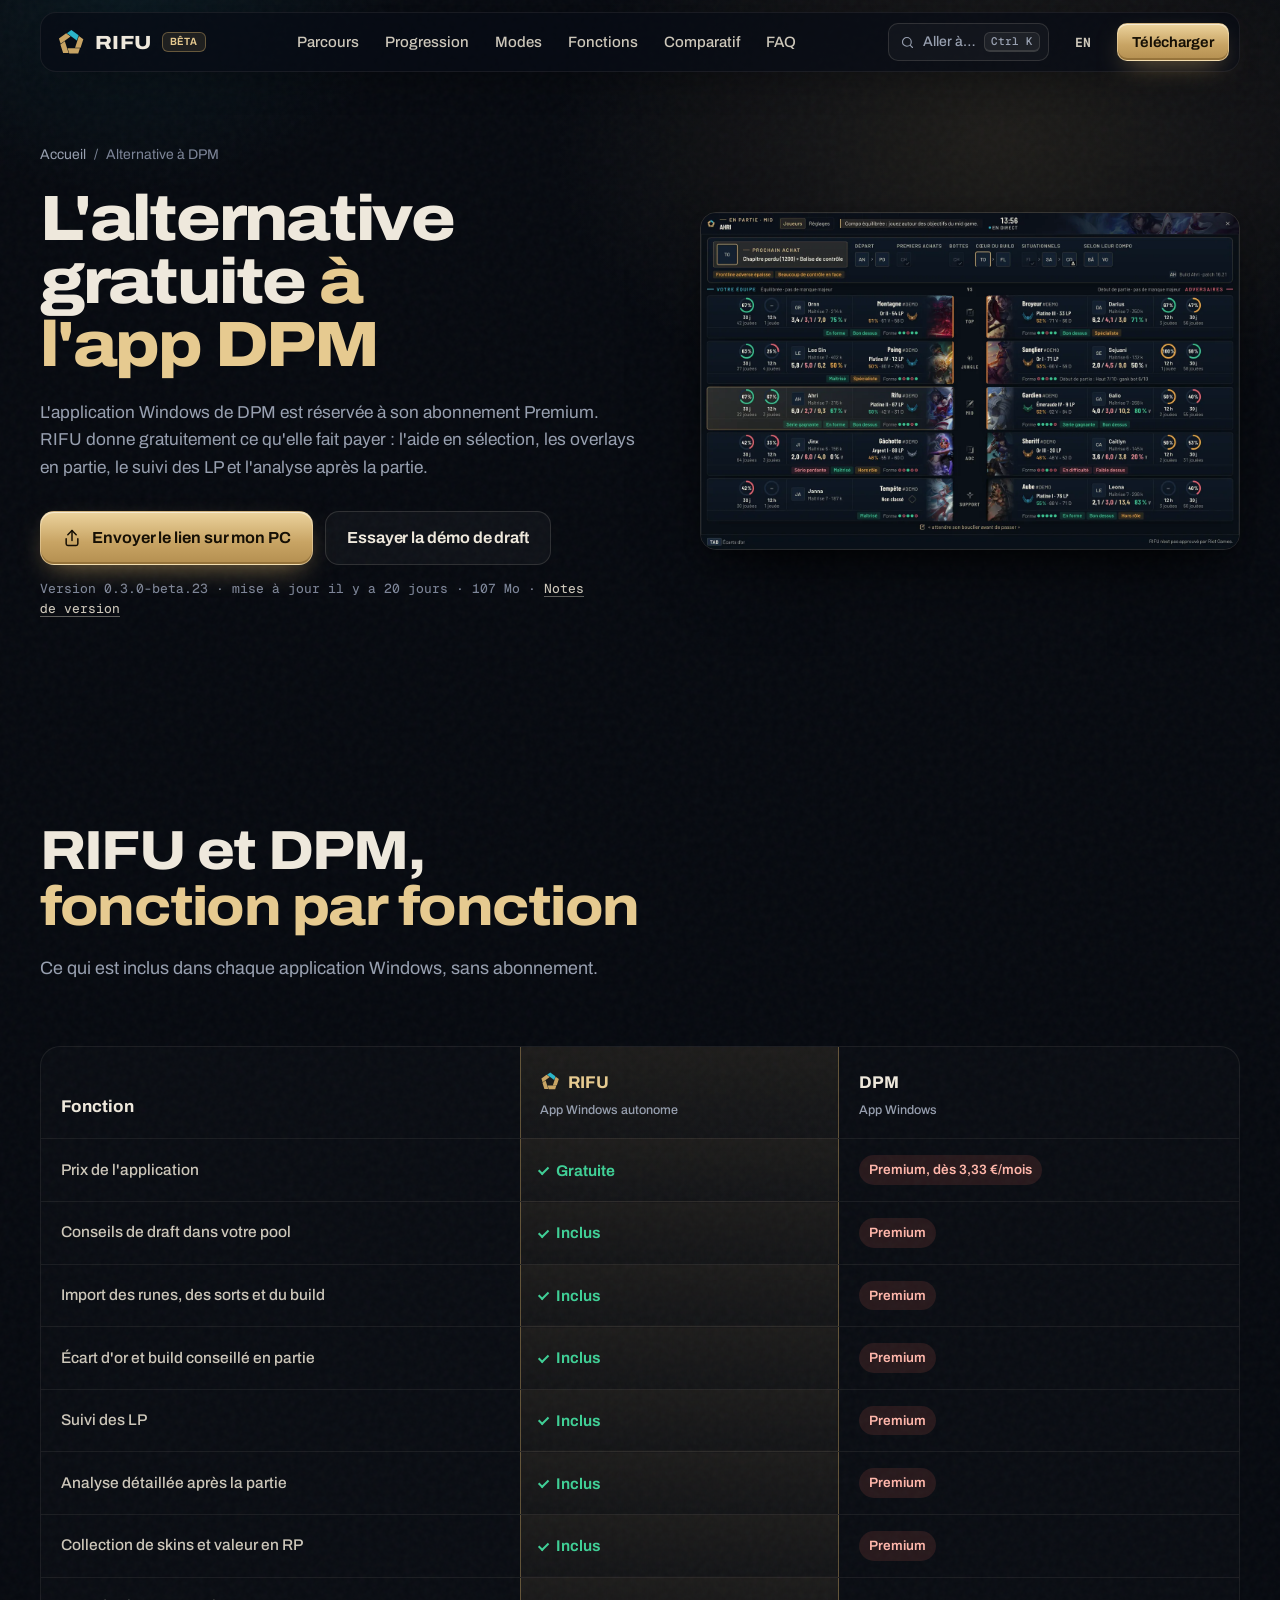
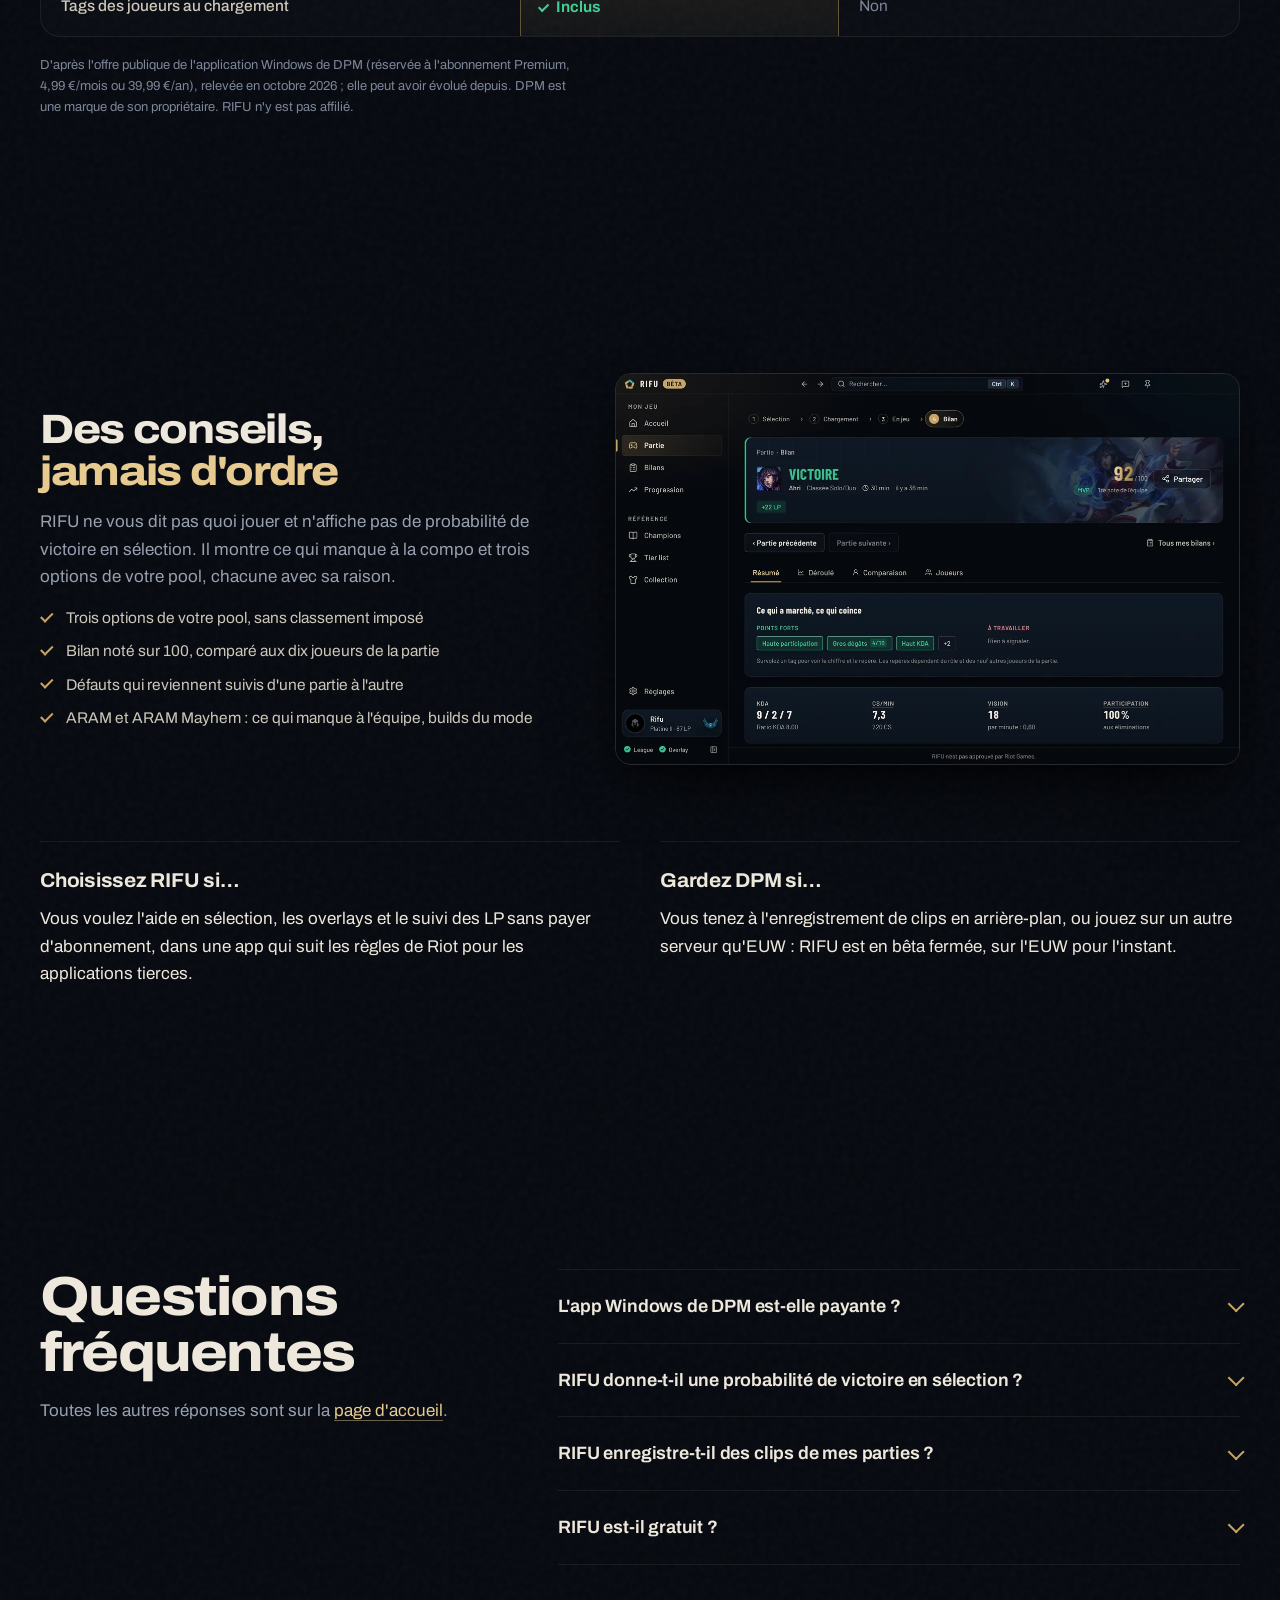
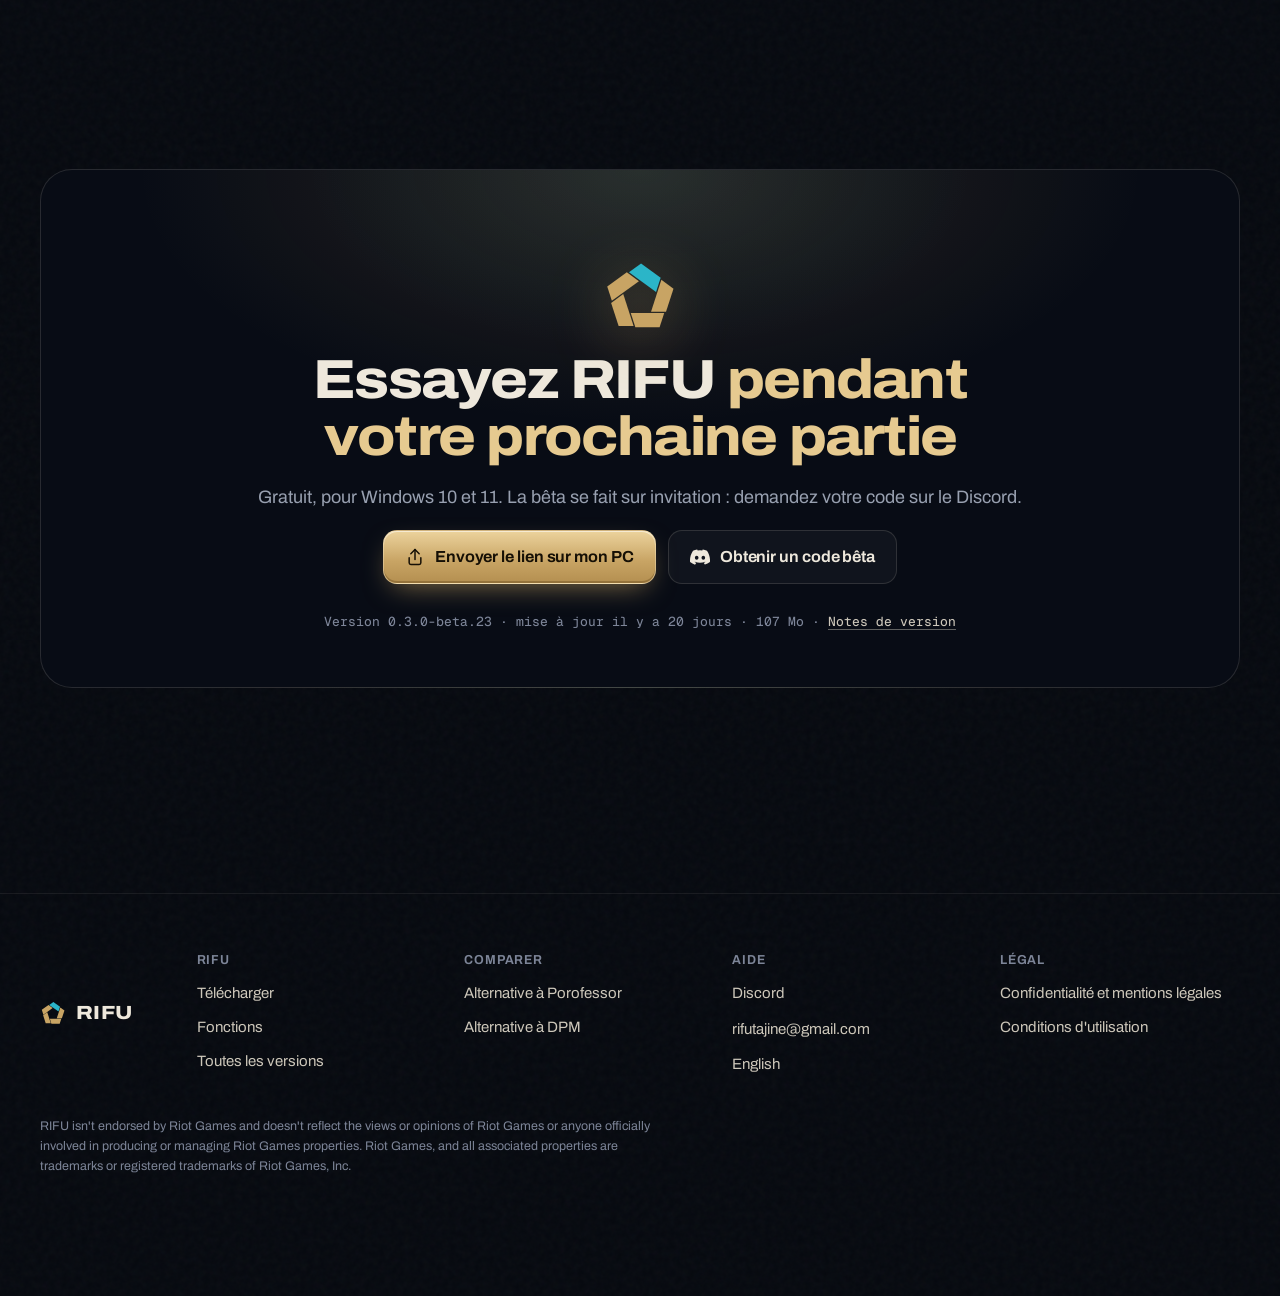
<file: docs/alternative-dpm.html>
<!doctype html>
<html lang="fr">
<head>
  <meta charset="utf-8">
  <meta name="viewport" content="width=device-width, initial-scale=1, viewport-fit=cover">
  <title>Alternative gratuite à DPM : RIFU, l'app LoL sans abonnement</title>
  <meta name="description" content="L'app Windows de DPM est payante : RIFU offre gratuitement la draft dans votre pool, les overlays en jeu, le suivi des LP et le bilan noté sur 100.">
  <meta name="robots" content="index, follow, max-image-preview:large">
  <link rel="canonical" href="https://rifutajine.github.io/rifu-releases/alternative-dpm.html">
  <link rel="alternate" hreflang="fr" href="https://rifutajine.github.io/rifu-releases/alternative-dpm.html">
  <link rel="alternate" hreflang="en" href="https://rifutajine.github.io/rifu-releases/en/dpm-alternative.html">
  <link rel="alternate" hreflang="x-default" href="https://rifutajine.github.io/rifu-releases/alternative-dpm.html">
  <meta property="og:type" content="website">
  <meta property="og:site_name" content="RIFU">
  <meta property="og:locale" content="fr_FR">
  <meta property="og:locale:alternate" content="en_GB">
  <meta property="og:title" content="RIFU, l'alternative gratuite à l'app DPM">
  <meta property="og:description" content="L'app Windows de DPM est payante : RIFU offre gratuitement la draft dans votre pool, les overlays en jeu, le suivi des LP et le bilan noté sur 100.">
  <meta property="og:url" content="https://rifutajine.github.io/rifu-releases/alternative-dpm.html">
  <meta property="og:image" content="https://rifutajine.github.io/rifu-releases/assets/og.jpg">
  <meta property="og:image:width" content="1200">
  <meta property="og:image:height" content="630">
  <meta name="twitter:card" content="summary_large_image">
  <meta name="twitter:title" content="RIFU, l'alternative gratuite à l'app DPM">
  <meta name="twitter:description" content="L'app Windows de DPM est payante : RIFU offre gratuitement la draft dans votre pool, les overlays en jeu, le suivi des LP et le bilan noté sur 100.">
  <meta name="twitter:image" content="https://rifutajine.github.io/rifu-releases/assets/og.jpg">
  <meta name="theme-color" content="#05080E">
  <meta name="color-scheme" content="dark">
  <link rel="manifest" href="site.webmanifest">
  <link rel="icon" href="assets/logo.svg" type="image/svg+xml">
  <link rel="icon" href="assets/favicon-32.png" sizes="32x32" type="image/png">
  <link rel="apple-touch-icon" href="assets/apple-touch-icon.png">
  <link rel="preload" href="assets/fonts/archivo-var.woff2" as="font" type="font/woff2" crossorigin>
  <link rel="stylesheet" href="assets/style.css">
  <script>document.documentElement.classList.add('js')</script>
  <script src="assets/site.js" defer></script>
  <script type="speculationrules">{"prerender":[{"where":{"href_matches":"telecharger.html*"},"eagerness":"moderate"}],"prefetch":[{"where":{"href_matches":"*.html"},"eagerness":"moderate"}]}</script>

  <script type="application/ld+json">
  {
    "@context": "https://schema.org",
    "@graph": [
      {
        "@type": "WebPage",
        "@id": "https://rifutajine.github.io/rifu-releases/alternative-dpm.html",
        "url": "https://rifutajine.github.io/rifu-releases/alternative-dpm.html",
        "name": "RIFU, alternative gratuite à DPM",
        "inLanguage": "fr-FR",
        "about": {
          "@id": "https://rifutajine.github.io/rifu-releases/#app"
        }
      },
      {
        "@type": "BreadcrumbList",
        "itemListElement": [
          {
            "@type": "ListItem",
            "position": 1,
            "name": "RIFU",
            "item": "https://rifutajine.github.io/rifu-releases/"
          },
          {
            "@type": "ListItem",
            "position": 2,
            "name": "Alternative à DPM",
            "item": "https://rifutajine.github.io/rifu-releases/alternative-dpm.html"
          }
        ]
      },
      {
        "@type": "SoftwareApplication",
        "@id": "https://rifutajine.github.io/rifu-releases/#app",
        "name": "RIFU",
        "applicationCategory": "GameApplication",
        "operatingSystem": "Windows 10, Windows 11",
        "isAccessibleForFree": true,
        "offers": {
          "@type": "Offer",
          "price": "0",
          "priceCurrency": "EUR"
        },
        "downloadUrl": "https://rifutajine.github.io/rifu-releases/telecharger.html"
      },
      {
        "@type": "FAQPage",
        "mainEntity": [
          {
            "@type": "Question",
            "name": "L'app Windows de DPM est-elle payante ?",
            "acceptedAnswer": {
              "@type": "Answer",
              "text": "D'après son offre publique relevée en octobre 2026, l'application Windows de DPM est réservée à l'abonnement Premium (4,99 € par mois, 24,99 € les six mois ou 39,99 € par an). Le site dpm.lol reste gratuit avec publicité."
            }
          },
          {
            "@type": "Question",
            "name": "RIFU donne-t-il une probabilité de victoire en sélection ?",
            "acceptedAnswer": {
              "@type": "Answer",
              "text": "Non, par choix. RIFU propose toujours plusieurs options, chacune avec sa raison, et vous laisse décider. Il n'estime ni le MMR ni vos chances de gagner une draft."
            }
          },
          {
            "@type": "Question",
            "name": "RIFU enregistre-t-il des clips de mes parties ?",
            "acceptedAnswer": {
              "@type": "Answer",
              "text": "Non. RIFU ouvre les replays du client League, mais n'enregistre pas de vidéo en arrière-plan."
            }
          },
          {
            "@type": "Question",
            "name": "RIFU est-il gratuit ?",
            "acceptedAnswer": {
              "@type": "Answer",
              "text": "Oui, entièrement et sans abonnement : conseils de draft, overlays, bilan et suivi des LP compris."
            }
          }
        ]
      }
    ]
  }
  </script>
</head>
<body class="sub-page">
  <a class="skip" href="#contenu">Aller au contenu</a>
  <svg class="sprite" aria-hidden="true"><defs>
    <symbol id="i-download" viewBox="0 0 24 24"><path d="M12 3v12"/><path d="m7 10 5 5 5-5"/><path d="M5 21h14"/></symbol>
    <symbol id="i-chart" viewBox="0 0 24 24"><path d="M3 3v18h18"/><path d="m7 15 4-4 3 3 5-6"/></symbol>
    <symbol id="i-runes" viewBox="0 0 24 24"><path d="M12 2v4"/><path d="m4.9 4.9 2.8 2.8"/><path d="M2 12h4"/><circle cx="12" cy="12" r="4"/><path d="M12 18v4"/><path d="M18 12h4"/></symbol>
    <symbol id="i-eye" viewBox="0 0 24 24"><path d="M2 12s3.5-7 10-7 10 7 10 7-3.5 7-10 7S2 12 2 12Z"/><circle cx="12" cy="12" r="3"/></symbol>
    <symbol id="i-skin" viewBox="0 0 24 24"><path d="M20.4 6.6 16 4a4 4 0 0 1-8 0L3.6 6.6a1 1 0 0 0-.5 1.2l1.4 4a1 1 0 0 0 1.3.6L7 12v8a1 1 0 0 0 1 1h8a1 1 0 0 0 1-1v-8l1.2.4a1 1 0 0 0 1.3-.6l1.4-4a1 1 0 0 0-.5-1.2Z"/></symbol>
    <symbol id="i-book" viewBox="0 0 24 24"><path d="M4 19.5v-15A2.5 2.5 0 0 1 6.5 2H20v20H6.5a2.5 2.5 0 0 1 0-5H20"/></symbol>
    <symbol id="i-grid" viewBox="0 0 24 24"><rect x="3" y="3" width="7" height="7" rx="1"/><rect x="14" y="3" width="7" height="7" rx="1"/><rect x="3" y="14" width="7" height="7" rx="1"/><path d="M14 17.5h7M17.5 14v7"/></symbol>
    <symbol id="i-pen" viewBox="0 0 24 24"><path d="M12 20h9"/><path d="M16.5 3.5a2.1 2.1 0 0 1 3 3L7 19l-4 1 1-4Z"/></symbol>
    <symbol id="i-sliders" viewBox="0 0 24 24"><path d="M4 21v-7"/><path d="M4 10V3"/><path d="M12 21v-9"/><path d="M12 8V3"/><path d="M20 21v-5"/><path d="M20 12V3"/><path d="M2 14h4"/><path d="M10 8h4"/><path d="M18 16h4"/></symbol>
    <symbol id="i-refresh" viewBox="0 0 24 24"><path d="M21 12a9 9 0 1 1-3-6.7L21 8"/><path d="M21 3v5h-5"/></symbol>
    <symbol id="i-bell" viewBox="0 0 24 24"><path d="M18 8A6 6 0 0 0 6 8c0 7-3 9-3 9h18s-3-2-3-9"/><path d="M13.7 21a2 2 0 0 1-3.4 0"/></symbol>
    <symbol id="i-shield" viewBox="0 0 24 24"><path d="M12 22s8-4 8-10V5l-8-3-8 3v7c0 6 8 10 8 10Z"/></symbol>
    <symbol id="i-list" viewBox="0 0 24 24"><path d="M8 6h13M8 12h13M8 18h13M3 6h.01M3 12h.01M3 18h.01"/></symbol>
    <symbol id="i-ban" viewBox="0 0 24 24"><circle cx="12" cy="12" r="10"/><path d="m4.9 4.9 14.2 14.2"/></symbol>
    <symbol id="i-lock" viewBox="0 0 24 24"><rect x="3" y="11" width="18" height="11" rx="2"/><path d="M7 11V7a5 5 0 0 1 10 0v4"/></symbol>
    <symbol id="i-spark" viewBox="0 0 24 24"><path d="M12 3l1.9 5.6L19.5 10.5l-5.6 1.9L12 18l-1.9-5.6L4.5 10.5l5.6-1.9Z"/><path d="M19 16v4M17 18h4"/></symbol>
    <symbol id="i-quiz" viewBox="0 0 24 24"><circle cx="12" cy="12" r="10"/><path d="M9.1 9a3 3 0 0 1 5.8 1c0 2-3 3-3 3"/><path d="M12 17h.01"/></symbol>
    <symbol id="i-check" viewBox="0 0 20 20"><path d="M5 10.5 8.5 14 15 6.5"/></symbol>
    <symbol id="i-search" viewBox="0 0 24 24"><circle cx="11" cy="11" r="7"/><path d="m20 20-3.5-3.5"/></symbol>
    <symbol id="i-discord" viewBox="0 0 24 24"><path fill="currentColor" stroke="none" d="M20.32 4.37A19.8 19.8 0 0 0 15.4 2.85a.07.07 0 0 0-.08.04c-.21.38-.45.87-.61 1.25a18.3 18.3 0 0 0-5.49 0 12.6 12.6 0 0 0-.62-1.25.08.08 0 0 0-.08-.04 19.7 19.7 0 0 0-4.89 1.52.07.07 0 0 0-.03.03C.53 9.05-.32 13.58.1 18.06a.08.08 0 0 0 .03.06 19.9 19.9 0 0 0 5.99 3.03.08.08 0 0 0 .08-.03c.46-.63.87-1.3 1.23-2a.08.08 0 0 0-.04-.1 13.1 13.1 0 0 1-1.87-.9.08.08 0 0 1 0-.13l.37-.29a.07.07 0 0 1 .08-.01c3.93 1.8 8.18 1.8 12.07 0a.07.07 0 0 1 .08 0l.37.3a.08.08 0 0 1 0 .12c-.6.35-1.22.65-1.87.9a.08.08 0 0 0-.04.1c.36.7.77 1.37 1.22 2a.08.08 0 0 0 .08.03 19.8 19.8 0 0 0 6.01-3.03.08.08 0 0 0 .03-.05c.5-5.18-.84-9.67-3.55-13.66a.06.06 0 0 0-.03-.03ZM8.02 15.33c-1.18 0-2.16-1.09-2.16-2.42s.96-2.42 2.16-2.42c1.21 0 2.18 1.1 2.16 2.42 0 1.33-.96 2.42-2.16 2.42Zm7.97 0c-1.18 0-2.15-1.09-2.15-2.42s.95-2.42 2.15-2.42c1.21 0 2.18 1.1 2.16 2.42 0 1.33-.95 2.42-2.16 2.42Z"/></symbol>
    <symbol id="i-arrow" viewBox="0 0 24 24"><path d="M5 12h14"/><path d="m13 6 6 6-6 6"/></symbol>
    <symbol id="i-share" viewBox="0 0 24 24"><path d="M12 15V3"/><path d="m7 8 5-5 5 5"/><path d="M5 13v6a2 2 0 0 0 2 2h10a2 2 0 0 0 2-2v-6"/></symbol>
  </defs></svg>

  <header class="top" id="top">
    <div class="top-bar">
      <a class="brand" href="./" aria-label="RIFU, accueil">
        <img src="assets/logo.svg" alt="" width="28" height="28">
        <span>RIFU</span>
        <small class="brand-beta">Bêta</small>
      </a>
      <nav class="nav" aria-label="Sections">
        <a href="./#parcours">Parcours</a>
        <a href="./#progression">Progression</a>
        <a href="./#modes">Modes</a>
        <a href="fonctions.html">Fonctions</a>
        <a href="./#comparatif">Comparatif</a>
        <a href="./#faq">FAQ</a>
      </nav>
      <button class="cmd-btn" type="button" data-cmd-open aria-label="Navigation rapide (Ctrl + K)">
        <svg class="ico" aria-hidden="true"><use href="#i-search"/></svg>
        <span>Aller à…</span>
        <kbd>Ctrl K</kbd>
      </button>
      <a class="lang" href="en/dpm-alternative.html" hreflang="en" lang="en" aria-label="English version">EN</a>
      <a class="btn btn-primary btn-sm" href="telecharger.html?dl=1" data-dl data-goatcounter-click="cta-entete">Télécharger</a>
    </div>
  </header>

  <main id="contenu">
    <section class="page-hero" aria-labelledby="titre">
      <div class="wrap page-split">
        <div>
          <ol class="crumbs" aria-label="Fil d’Ariane"><li><a href="./">Accueil</a></li><li aria-current="page">Alternative à DPM</li></ol>
          <h1 id="titre">L'alternative gratuite <span class="gold">à l'app DPM</span></h1>
          <p class="lead">L'application Windows de DPM est réservée à son abonnement Premium. RIFU donne gratuitement ce qu'elle fait payer : l'aide en sélection, les overlays en partie, le suivi des LP et l'analyse après la partie.</p>
          <div class="cta-row">
            <a class="btn btn-primary btn-lg" href="telecharger.html?dl=1" data-dl data-goatcounter-click="dpm-heros"><svg class="ico" aria-hidden="true"><use href="#i-download"/></svg><span data-dl-label>Télécharger pour Windows</span></a>
            <a class="btn btn-ghost btn-lg" href="./#demo">Essayer la démo de draft</a>
          </div>
          <p class="dl-meta" data-download-meta>Windows 10 et 11 · gratuit · code bêta requis</p>
        </div>
        <a class="page-shot zoom" href="assets/captures/panneau.webp"><img src="assets/captures/panneau-1x.webp" srcset="assets/captures/panneau-1x.webp 1440w, assets/captures/panneau.webp 2880w" sizes="(max-width: 900px) 100vw, 640px" width="2880" height="1800" loading="lazy" alt="Panneau Ctrl + X en partie : le prochain achat et les étapes du build, puis une ligne par lane avec chaque joueur face à son adversaire."></a>
      </div>
    </section>

    <section aria-labelledby="table-titre">
      <div class="wrap">
        <header class="sec-head"><h2 id="table-titre">RIFU et DPM, <span class="gold">fonction par fonction</span></h2><p>Ce qui est inclus dans chaque application Windows, sans abonnement.</p></header>
        <div class="compare-wrap">
          <table class="compare">
            <caption class="sr-only">Comparatif des applications Windows RIFU et DPM</caption>
            <thead><tr><th scope="col">Fonction</th><th scope="col" class="us"><img src="assets/logo.svg" alt="" width="20" height="20">RIFU<small>App Windows autonome</small></th><th scope="col">DPM<small>App Windows</small></th></tr></thead>
            <tbody>
              <tr><th scope="row">Prix de l'application</th><td class="us"><span class="yes">Gratuite</span></td><td><span class="paid">Premium, dès 3,33 €/mois</span></td></tr>
              <tr><th scope="row">Conseils de draft dans votre pool</th><td class="us"><span class="yes">Inclus</span></td><td><span class="paid">Premium</span></td></tr>
              <tr><th scope="row">Import des runes, des sorts et du build</th><td class="us"><span class="yes">Inclus</span></td><td><span class="paid">Premium</span></td></tr>
              <tr><th scope="row">Écart d'or et build conseillé en partie</th><td class="us"><span class="yes">Inclus</span></td><td><span class="paid">Premium</span></td></tr>
              <tr><th scope="row">Suivi des LP</th><td class="us"><span class="yes">Inclus</span></td><td><span class="paid">Premium</span></td></tr>
              <tr><th scope="row">Analyse détaillée après la partie</th><td class="us"><span class="yes">Inclus</span></td><td><span class="paid">Premium</span></td></tr>
              <tr><th scope="row">Collection de skins et valeur en RP</th><td class="us"><span class="yes">Inclus</span></td><td><span class="paid">Premium</span></td></tr>
              <tr><th scope="row">Tags des joueurs au chargement</th><td class="us"><span class="yes">Inclus</span></td><td><span class="no">Non</span></td></tr>
            </tbody>
          </table>
        </div>
        <p class="fine" style="margin-top:18px">D'après l'offre publique de l'application Windows de DPM (réservée à l'abonnement Premium, 4,99 €/mois ou 39,99 €/an), relevée en octobre 2026 ; elle peut avoir évolué depuis. DPM est une marque de son propriétaire. RIFU n'y est pas affilié.</p>
      </div>
    </section>

    <section aria-labelledby="plus-titre">
      <div class="wrap">
        <div class="feature-block" style="border-top:0;padding-top:0">
          <div class="copy">
            <h2 id="plus-titre">Des conseils, <span class="gold">jamais d'ordre</span></h2>
            <p>RIFU ne vous dit pas quoi jouer et n'affiche pas de probabilité de victoire en sélection. Il montre ce qui manque à la compo et trois options de votre pool, chacune avec sa raison.</p>
            <ul class="ticks">
              <li>Trois options de votre pool, sans classement imposé</li>
              <li>Bilan noté sur 100, comparé aux dix joueurs de la partie</li>
              <li>Défauts qui reviennent suivis d'une partie à l'autre</li>
              <li>ARAM et ARAM Mayhem : ce qui manque à l'équipe, builds du mode</li>
            </ul>
          </div>
          <a class="page-shot zoom" href="assets/captures/bilan.webp"><img src="assets/captures/bilan-1x.webp" srcset="assets/captures/bilan-1x.webp 1240w, assets/captures/bilan.webp 2480w" sizes="(max-width: 900px) 100vw, 640px" width="2480" height="1550" loading="lazy" alt="Bilan de fin de partie dans RIFU : note de 92 sur 100, LP gagnés, points forts et chiffres clés."></a>
        </div>
        <div class="verdicts">
          <div><h3>Choisissez RIFU si…</h3><p>Vous voulez l'aide en sélection, les overlays et le suivi des LP sans payer d'abonnement, dans une app qui suit les règles de Riot pour les applications tierces.</p></div>
          <div><h3>Gardez DPM si…</h3><p>Vous tenez à l'enregistrement de clips en arrière-plan, ou jouez sur un autre serveur qu'EUW : RIFU est en bêta fermée, sur l'EUW pour l'instant.</p></div>
        </div>
      </div>
    </section>

    <section class="faq-sec" aria-labelledby="faq-titre">
      <div class="wrap faq-grid">
        <header class="faq-head"><h2 id="faq-titre">Questions fréquentes</h2><p>Toutes les autres réponses sont sur la <a href="./#faq">page d'accueil</a>.</p></header>
        <div class="faq">
            <details name="faq"><summary>L'app Windows de DPM est-elle payante ?</summary><p>D'après son offre publique relevée en octobre 2026, l'application Windows de DPM est réservée à l'abonnement Premium (4,99 € par mois, 24,99 € les six mois ou 39,99 € par an). Le site dpm.lol reste gratuit avec publicité.</p></details>
            <details name="faq"><summary>RIFU donne-t-il une probabilité de victoire en sélection ?</summary><p>Non, par choix. RIFU propose toujours plusieurs options, chacune avec sa raison, et vous laisse décider. Il n'estime ni le MMR ni vos chances de gagner une draft.</p></details>
            <details name="faq"><summary>RIFU enregistre-t-il des clips de mes parties ?</summary><p>Non. RIFU ouvre les replays du client League, mais n'enregistre pas de vidéo en arrière-plan.</p></details>
            <details name="faq"><summary>RIFU est-il gratuit ?</summary><p>Oui, entièrement et sans abonnement : conseils de draft, overlays, bilan et suivi des LP compris.</p></details>
        </div>
      </div>
    </section>

    <section class="launch">
      <div class="wrap">
        <div class="launch-card">
          <svg class="launch-penta" viewBox="0 0 64 64" aria-hidden="true"><path d="M4.4 24 20.9 12.1 31.1 19.5 8.3 36Z"/><path d="M14 57.2 7.7 37.8 17.9 30.4 26.6 57.2Z"/><path class="you" d="M32.9 4.7 49.4 16.6 45.5 28.6 22.7 12.1Z"/><path d="M48.5 58.3 28.1 58.3 24.2 46.3 52.4 46.3Z"/><path d="M60.2 25.8 53.9 45.2 41.3 45.2 50 18.4Z"/></svg>
          <h2>Essayez RIFU <span class="gold">pendant votre prochaine partie</span></h2>
          <p class="launch-lead">Gratuit, pour Windows 10 et 11. La bêta se fait sur invitation : demandez votre code sur le Discord.</p>
          <div class="cta-row">
            <a class="btn btn-primary btn-lg" href="telecharger.html?dl=1" data-dl data-goatcounter-click="cta-page"><svg class="ico" aria-hidden="true"><use href="#i-download"/></svg><span data-dl-label>Télécharger pour Windows</span></a>
            <a class="btn btn-ghost btn-lg" data-discord href="#" data-goatcounter-click="cta-page-discord"><svg class="ico" aria-hidden="true"><use href="#i-discord"/></svg>Obtenir un code bêta</a>
          </div>
          <p class="dl-meta" data-download-meta></p>
        </div>
      </div>
    </section>
  </main>

  <footer class="foot">
    <div class="wrap foot-grid">
      <a class="brand" href="./"><img src="assets/logo.svg" alt="" width="26" height="26"><span>RIFU</span></a>
      <nav class="foot-links" aria-label="Pied de page">
        <div><b>RIFU</b><a href="telecharger.html">Télécharger</a><a href="fonctions.html">Fonctions</a><a href="https://github.com/Rifutajine/rifu-releases/releases">Toutes les versions</a></div>
        <div><b>Comparer</b><a href="alternative-porofessor.html">Alternative à Porofessor</a><a href="alternative-dpm.html">Alternative à DPM</a></div>
        <div><b>Aide</b><a data-discord href="#">Discord</a><span data-contact><a href="#">Contact</a></span><a href="en/dpm-alternative.html" hreflang="en" lang="en">English</a></div>
        <div><b>Légal</b><a href="confidentialite.html">Confidentialité et mentions légales</a><a href="conditions.html">Conditions d'utilisation</a></div>
      </nav>
      <p class="legal" lang="en">RIFU isn't endorsed by Riot Games and doesn't reflect the views or opinions of Riot Games or anyone officially involved in producing or managing Riot Games properties. Riot Games, and all associated properties are trademarks or registered trademarks of Riot Games, Inc.</p>
    </div>
  </footer>
</body>
</html>
</file>
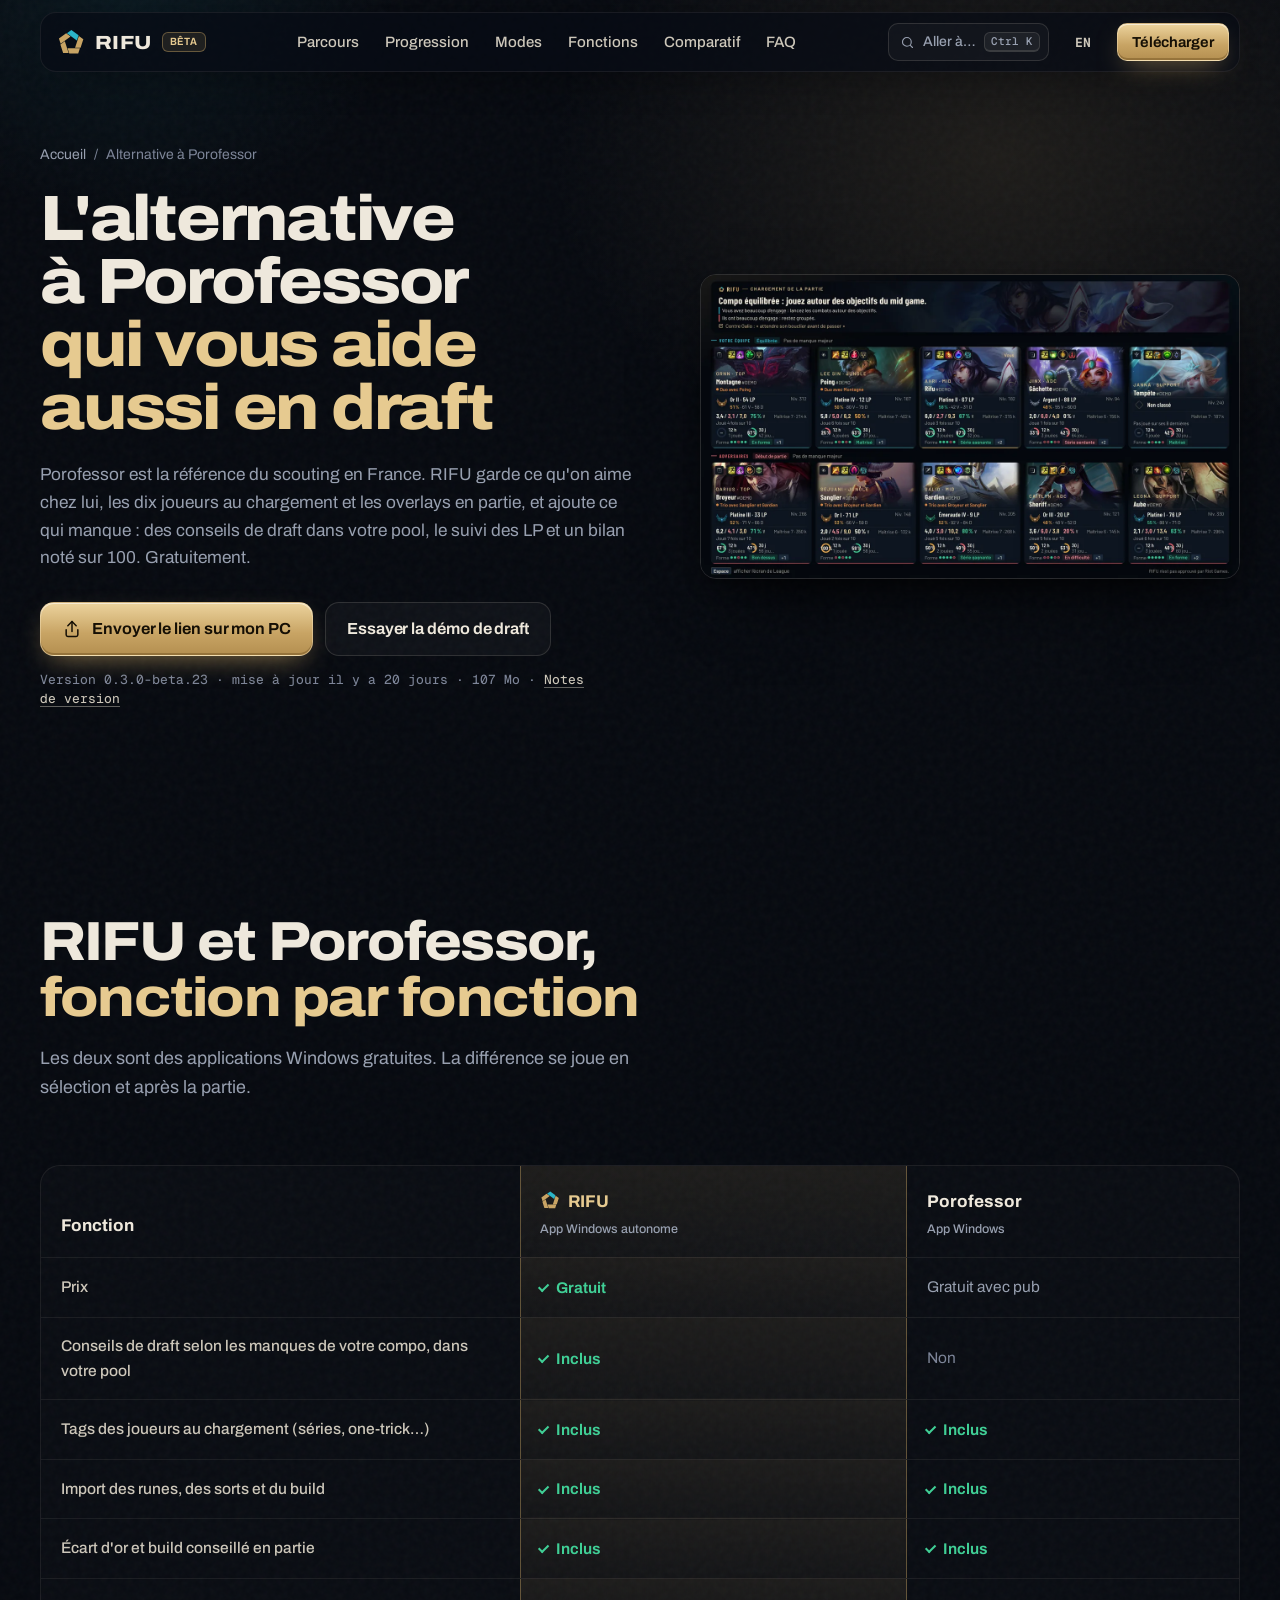
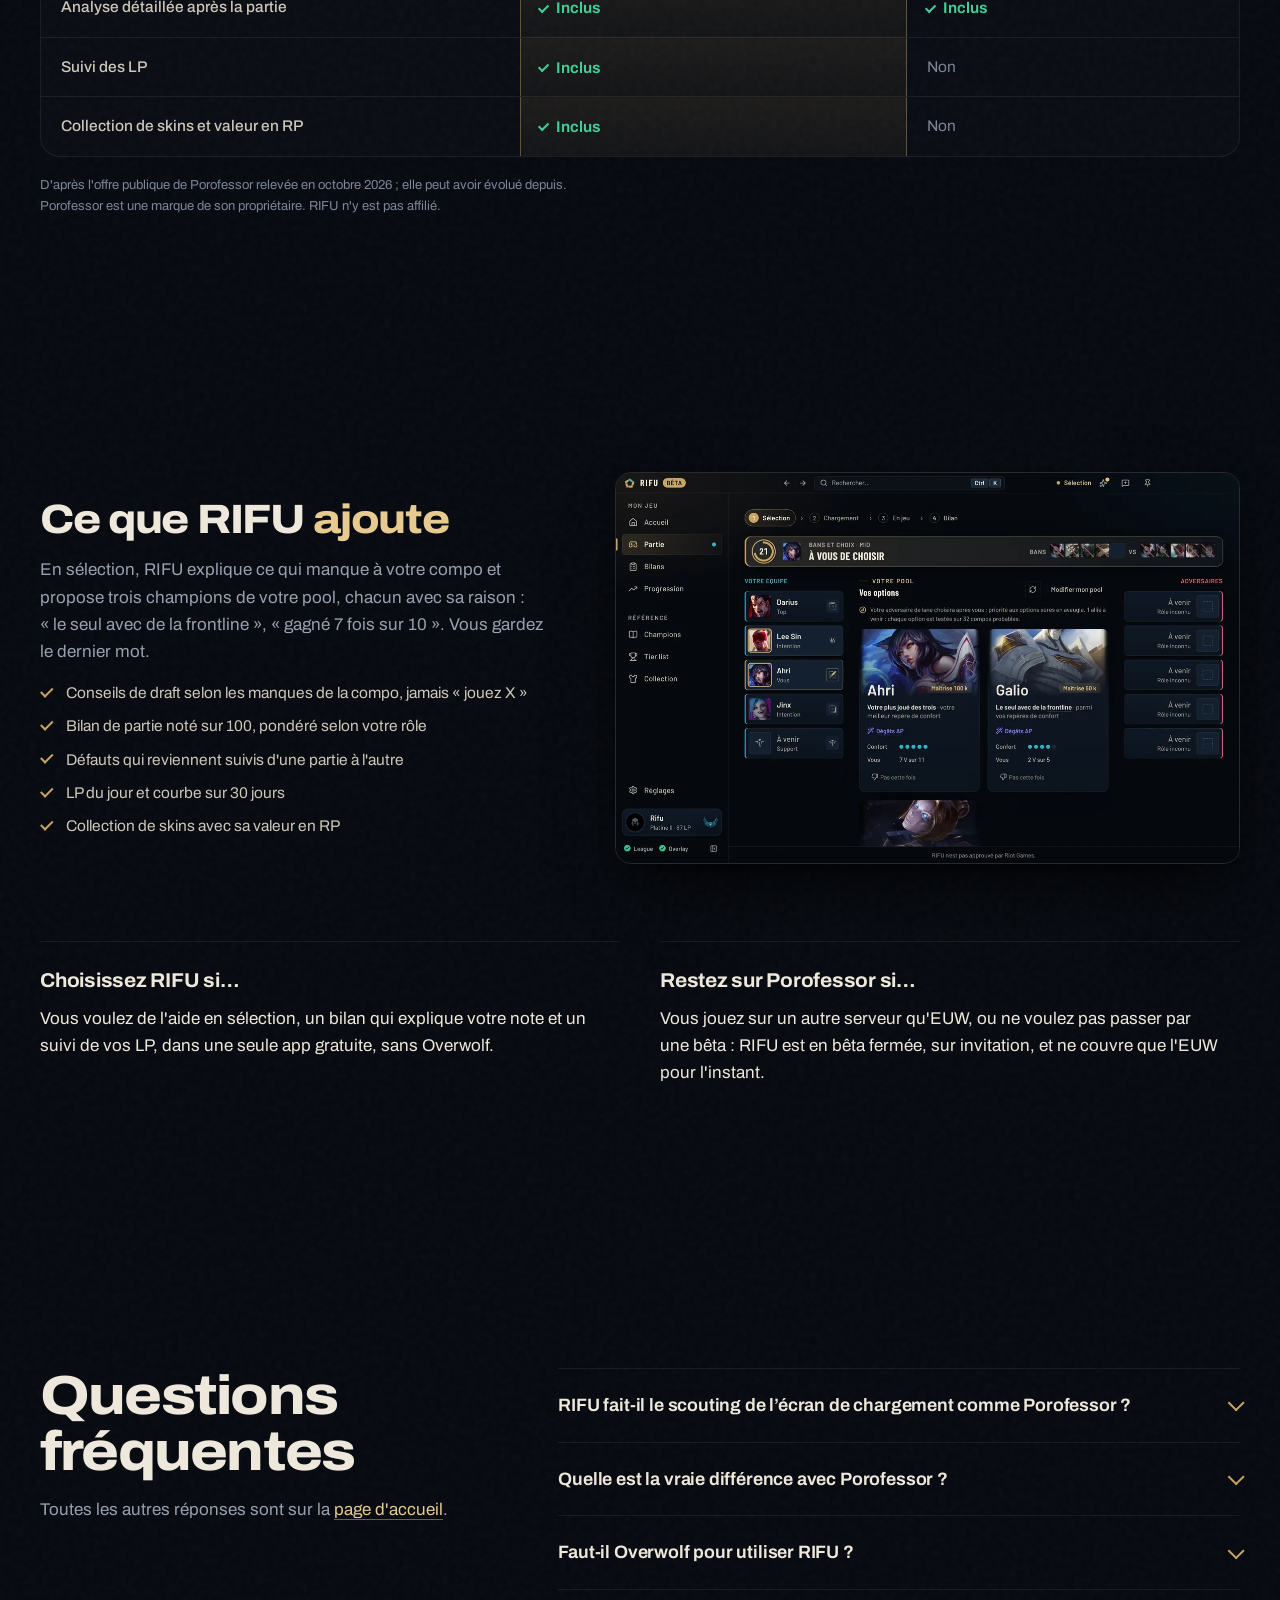
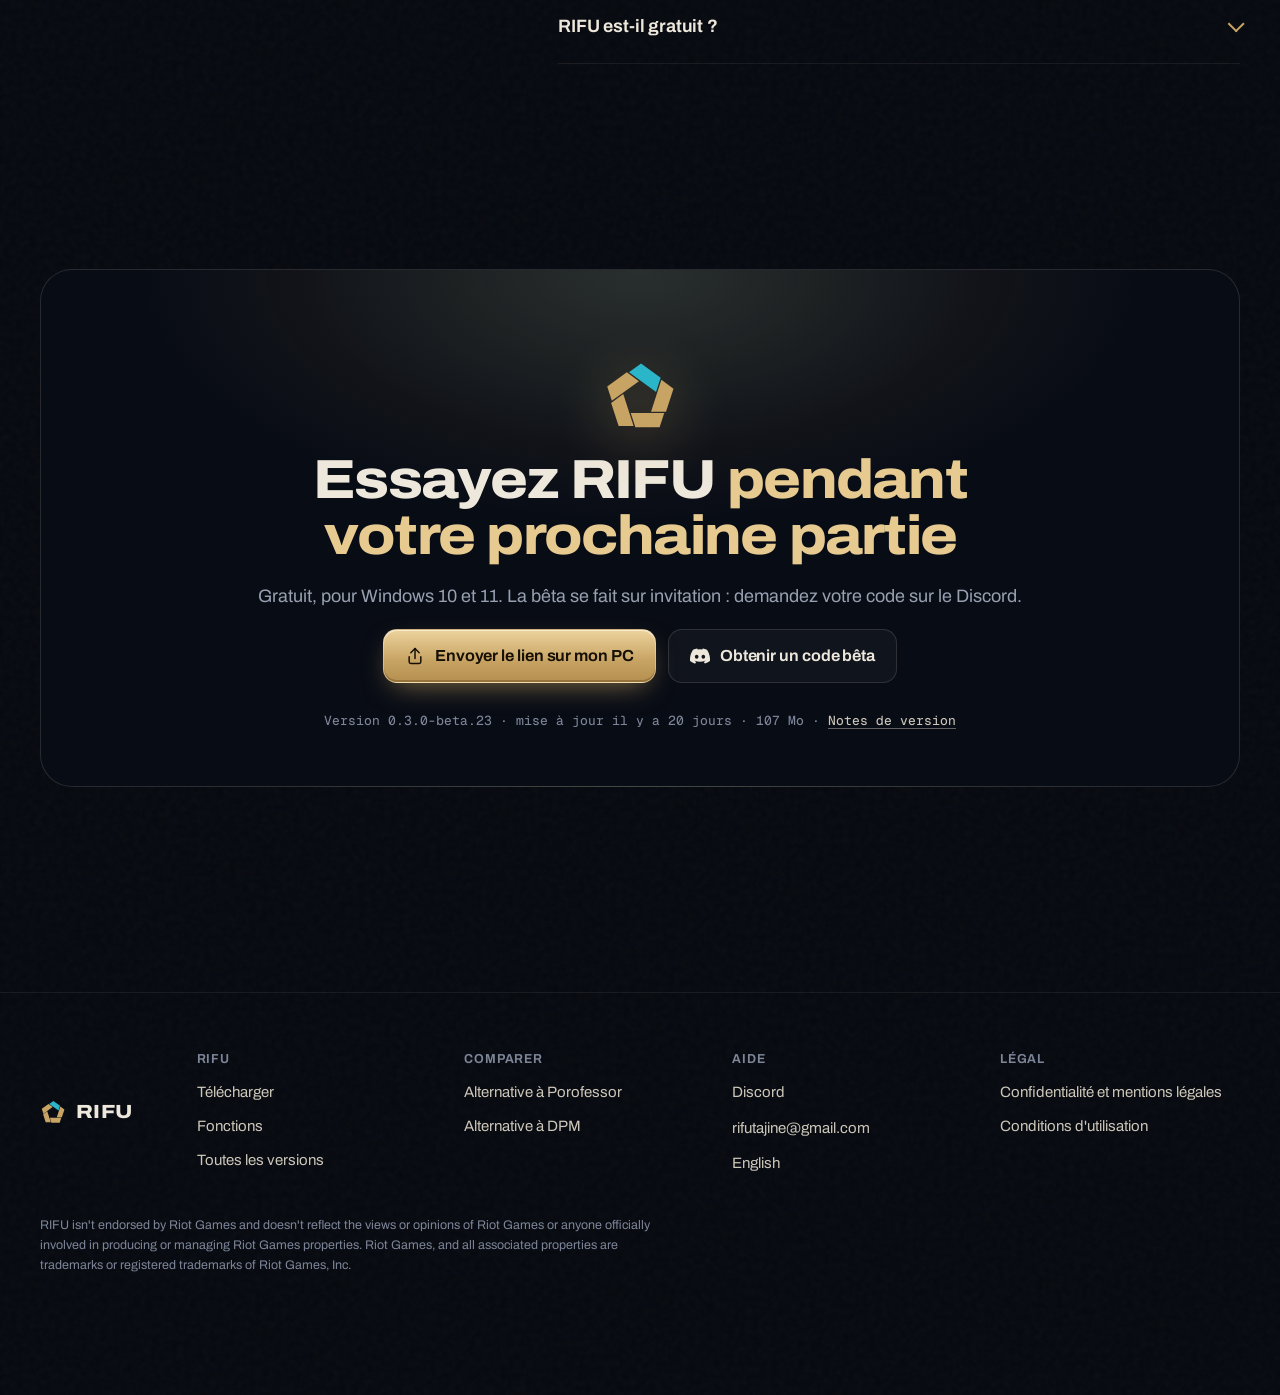
<file: docs/alternative-porofessor.html>
<!doctype html>
<html lang="fr">
<head>
  <meta charset="utf-8">
  <meta name="viewport" content="width=device-width, initial-scale=1, viewport-fit=cover">
  <title>Alternative à Porofessor gratuite : RIFU, app LoL pour Windows</title>
  <meta name="description" content="RIFU, l'alternative gratuite à Porofessor : scouting des dix joueurs, overlays en jeu, plus des conseils de draft dans votre pool et le suivi des LP.">
  <meta name="robots" content="index, follow, max-image-preview:large">
  <link rel="canonical" href="https://rifutajine.github.io/rifu-releases/alternative-porofessor.html">
  <link rel="alternate" hreflang="fr" href="https://rifutajine.github.io/rifu-releases/alternative-porofessor.html">
  <link rel="alternate" hreflang="en" href="https://rifutajine.github.io/rifu-releases/en/porofessor-alternative.html">
  <link rel="alternate" hreflang="x-default" href="https://rifutajine.github.io/rifu-releases/alternative-porofessor.html">
  <meta property="og:type" content="website">
  <meta property="og:site_name" content="RIFU">
  <meta property="og:locale" content="fr_FR">
  <meta property="og:locale:alternate" content="en_GB">
  <meta property="og:title" content="RIFU, l'alternative à Porofessor qui vous aide aussi en draft">
  <meta property="og:description" content="RIFU, l'alternative gratuite à Porofessor : scouting des dix joueurs, overlays en jeu, plus des conseils de draft dans votre pool et le suivi des LP.">
  <meta property="og:url" content="https://rifutajine.github.io/rifu-releases/alternative-porofessor.html">
  <meta property="og:image" content="https://rifutajine.github.io/rifu-releases/assets/og.jpg">
  <meta property="og:image:width" content="1200">
  <meta property="og:image:height" content="630">
  <meta name="twitter:card" content="summary_large_image">
  <meta name="twitter:title" content="RIFU, l'alternative à Porofessor qui vous aide aussi en draft">
  <meta name="twitter:description" content="RIFU, l'alternative gratuite à Porofessor : scouting des dix joueurs, overlays en jeu, plus des conseils de draft dans votre pool et le suivi des LP.">
  <meta name="twitter:image" content="https://rifutajine.github.io/rifu-releases/assets/og.jpg">
  <meta name="theme-color" content="#05080E">
  <meta name="color-scheme" content="dark">
  <link rel="manifest" href="site.webmanifest">
  <link rel="icon" href="assets/logo.svg" type="image/svg+xml">
  <link rel="icon" href="assets/favicon-32.png" sizes="32x32" type="image/png">
  <link rel="apple-touch-icon" href="assets/apple-touch-icon.png">
  <link rel="preload" href="assets/fonts/archivo-var.woff2" as="font" type="font/woff2" crossorigin>
  <link rel="stylesheet" href="assets/style.css">
  <script>document.documentElement.classList.add('js')</script>
  <script src="assets/site.js" defer></script>
  <script type="speculationrules">{"prerender":[{"where":{"href_matches":"telecharger.html*"},"eagerness":"moderate"}],"prefetch":[{"where":{"href_matches":"*.html"},"eagerness":"moderate"}]}</script>

  <script type="application/ld+json">
  {
    "@context": "https://schema.org",
    "@graph": [
      {
        "@type": "WebPage",
        "@id": "https://rifutajine.github.io/rifu-releases/alternative-porofessor.html",
        "url": "https://rifutajine.github.io/rifu-releases/alternative-porofessor.html",
        "name": "RIFU, alternative à Porofessor",
        "inLanguage": "fr-FR",
        "about": {
          "@id": "https://rifutajine.github.io/rifu-releases/#app"
        }
      },
      {
        "@type": "BreadcrumbList",
        "itemListElement": [
          {
            "@type": "ListItem",
            "position": 1,
            "name": "RIFU",
            "item": "https://rifutajine.github.io/rifu-releases/"
          },
          {
            "@type": "ListItem",
            "position": 2,
            "name": "Alternative à Porofessor",
            "item": "https://rifutajine.github.io/rifu-releases/alternative-porofessor.html"
          }
        ]
      },
      {
        "@type": "SoftwareApplication",
        "@id": "https://rifutajine.github.io/rifu-releases/#app",
        "name": "RIFU",
        "applicationCategory": "GameApplication",
        "operatingSystem": "Windows 10, Windows 11",
        "isAccessibleForFree": true,
        "offers": {
          "@type": "Offer",
          "price": "0",
          "priceCurrency": "EUR"
        },
        "downloadUrl": "https://rifutajine.github.io/rifu-releases/telecharger.html"
      },
      {
        "@type": "FAQPage",
        "mainEntity": [
          {
            "@type": "Question",
            "name": "RIFU fait-il le scouting de l’écran de chargement comme Porofessor ?",
            "acceptedAnswer": {
              "@type": "Answer",
              "text": "Oui. Au chargement, RIFU affiche les dix joueurs avec leur rang, leur maîtrise, leur forme sur 12 heures et 30 jours, leurs groupes et des tags comme « En forme » ou « Spécialiste », avec le plan de jeu de l'équipe en tête d'écran."
            }
          },
          {
            "@type": "Question",
            "name": "Quelle est la vraie différence avec Porofessor ?",
            "acceptedAnswer": {
              "@type": "Answer",
              "text": "La sélection des champions. RIFU lit les manques de votre composition (frontline, engage, dégâts magiques…) et propose trois champions de votre propre pool, chacun avec sa raison. Il ajoute aussi le suivi des LP, la progression d'une partie à l'autre et la collection de skins."
            }
          },
          {
            "@type": "Question",
            "name": "Faut-il Overwolf pour utiliser RIFU ?",
            "acceptedAnswer": {
              "@type": "Answer",
              "text": "Non. RIFU est une application Windows autonome : rien d'autre à installer."
            }
          },
          {
            "@type": "Question",
            "name": "RIFU est-il gratuit ?",
            "acceptedAnswer": {
              "@type": "Answer",
              "text": "Oui, entièrement et sans abonnement. À terme, une publicité discrète apparaîtra dans la fenêtre RIFU, jamais en sélection, au chargement, en jeu ni dans un overlay."
            }
          }
        ]
      }
    ]
  }
  </script>
</head>
<body class="sub-page">
  <a class="skip" href="#contenu">Aller au contenu</a>
  <svg class="sprite" aria-hidden="true"><defs>
    <symbol id="i-download" viewBox="0 0 24 24"><path d="M12 3v12"/><path d="m7 10 5 5 5-5"/><path d="M5 21h14"/></symbol>
    <symbol id="i-chart" viewBox="0 0 24 24"><path d="M3 3v18h18"/><path d="m7 15 4-4 3 3 5-6"/></symbol>
    <symbol id="i-runes" viewBox="0 0 24 24"><path d="M12 2v4"/><path d="m4.9 4.9 2.8 2.8"/><path d="M2 12h4"/><circle cx="12" cy="12" r="4"/><path d="M12 18v4"/><path d="M18 12h4"/></symbol>
    <symbol id="i-eye" viewBox="0 0 24 24"><path d="M2 12s3.5-7 10-7 10 7 10 7-3.5 7-10 7S2 12 2 12Z"/><circle cx="12" cy="12" r="3"/></symbol>
    <symbol id="i-skin" viewBox="0 0 24 24"><path d="M20.4 6.6 16 4a4 4 0 0 1-8 0L3.6 6.6a1 1 0 0 0-.5 1.2l1.4 4a1 1 0 0 0 1.3.6L7 12v8a1 1 0 0 0 1 1h8a1 1 0 0 0 1-1v-8l1.2.4a1 1 0 0 0 1.3-.6l1.4-4a1 1 0 0 0-.5-1.2Z"/></symbol>
    <symbol id="i-book" viewBox="0 0 24 24"><path d="M4 19.5v-15A2.5 2.5 0 0 1 6.5 2H20v20H6.5a2.5 2.5 0 0 1 0-5H20"/></symbol>
    <symbol id="i-grid" viewBox="0 0 24 24"><rect x="3" y="3" width="7" height="7" rx="1"/><rect x="14" y="3" width="7" height="7" rx="1"/><rect x="3" y="14" width="7" height="7" rx="1"/><path d="M14 17.5h7M17.5 14v7"/></symbol>
    <symbol id="i-pen" viewBox="0 0 24 24"><path d="M12 20h9"/><path d="M16.5 3.5a2.1 2.1 0 0 1 3 3L7 19l-4 1 1-4Z"/></symbol>
    <symbol id="i-sliders" viewBox="0 0 24 24"><path d="M4 21v-7"/><path d="M4 10V3"/><path d="M12 21v-9"/><path d="M12 8V3"/><path d="M20 21v-5"/><path d="M20 12V3"/><path d="M2 14h4"/><path d="M10 8h4"/><path d="M18 16h4"/></symbol>
    <symbol id="i-refresh" viewBox="0 0 24 24"><path d="M21 12a9 9 0 1 1-3-6.7L21 8"/><path d="M21 3v5h-5"/></symbol>
    <symbol id="i-bell" viewBox="0 0 24 24"><path d="M18 8A6 6 0 0 0 6 8c0 7-3 9-3 9h18s-3-2-3-9"/><path d="M13.7 21a2 2 0 0 1-3.4 0"/></symbol>
    <symbol id="i-shield" viewBox="0 0 24 24"><path d="M12 22s8-4 8-10V5l-8-3-8 3v7c0 6 8 10 8 10Z"/></symbol>
    <symbol id="i-list" viewBox="0 0 24 24"><path d="M8 6h13M8 12h13M8 18h13M3 6h.01M3 12h.01M3 18h.01"/></symbol>
    <symbol id="i-ban" viewBox="0 0 24 24"><circle cx="12" cy="12" r="10"/><path d="m4.9 4.9 14.2 14.2"/></symbol>
    <symbol id="i-lock" viewBox="0 0 24 24"><rect x="3" y="11" width="18" height="11" rx="2"/><path d="M7 11V7a5 5 0 0 1 10 0v4"/></symbol>
    <symbol id="i-spark" viewBox="0 0 24 24"><path d="M12 3l1.9 5.6L19.5 10.5l-5.6 1.9L12 18l-1.9-5.6L4.5 10.5l5.6-1.9Z"/><path d="M19 16v4M17 18h4"/></symbol>
    <symbol id="i-quiz" viewBox="0 0 24 24"><circle cx="12" cy="12" r="10"/><path d="M9.1 9a3 3 0 0 1 5.8 1c0 2-3 3-3 3"/><path d="M12 17h.01"/></symbol>
    <symbol id="i-check" viewBox="0 0 20 20"><path d="M5 10.5 8.5 14 15 6.5"/></symbol>
    <symbol id="i-search" viewBox="0 0 24 24"><circle cx="11" cy="11" r="7"/><path d="m20 20-3.5-3.5"/></symbol>
    <symbol id="i-discord" viewBox="0 0 24 24"><path fill="currentColor" stroke="none" d="M20.32 4.37A19.8 19.8 0 0 0 15.4 2.85a.07.07 0 0 0-.08.04c-.21.38-.45.87-.61 1.25a18.3 18.3 0 0 0-5.49 0 12.6 12.6 0 0 0-.62-1.25.08.08 0 0 0-.08-.04 19.7 19.7 0 0 0-4.89 1.52.07.07 0 0 0-.03.03C.53 9.05-.32 13.58.1 18.06a.08.08 0 0 0 .03.06 19.9 19.9 0 0 0 5.99 3.03.08.08 0 0 0 .08-.03c.46-.63.87-1.3 1.23-2a.08.08 0 0 0-.04-.1 13.1 13.1 0 0 1-1.87-.9.08.08 0 0 1 0-.13l.37-.29a.07.07 0 0 1 .08-.01c3.93 1.8 8.18 1.8 12.07 0a.07.07 0 0 1 .08 0l.37.3a.08.08 0 0 1 0 .12c-.6.35-1.22.65-1.87.9a.08.08 0 0 0-.04.1c.36.7.77 1.37 1.22 2a.08.08 0 0 0 .08.03 19.8 19.8 0 0 0 6.01-3.03.08.08 0 0 0 .03-.05c.5-5.18-.84-9.67-3.55-13.66a.06.06 0 0 0-.03-.03ZM8.02 15.33c-1.18 0-2.16-1.09-2.16-2.42s.96-2.42 2.16-2.42c1.21 0 2.18 1.1 2.16 2.42 0 1.33-.96 2.42-2.16 2.42Zm7.97 0c-1.18 0-2.15-1.09-2.15-2.42s.95-2.42 2.15-2.42c1.21 0 2.18 1.1 2.16 2.42 0 1.33-.95 2.42-2.16 2.42Z"/></symbol>
    <symbol id="i-arrow" viewBox="0 0 24 24"><path d="M5 12h14"/><path d="m13 6 6 6-6 6"/></symbol>
    <symbol id="i-share" viewBox="0 0 24 24"><path d="M12 15V3"/><path d="m7 8 5-5 5 5"/><path d="M5 13v6a2 2 0 0 0 2 2h10a2 2 0 0 0 2-2v-6"/></symbol>
  </defs></svg>

  <header class="top" id="top">
    <div class="top-bar">
      <a class="brand" href="./" aria-label="RIFU, accueil">
        <img src="assets/logo.svg" alt="" width="28" height="28">
        <span>RIFU</span>
        <small class="brand-beta">Bêta</small>
      </a>
      <nav class="nav" aria-label="Sections">
        <a href="./#parcours">Parcours</a>
        <a href="./#progression">Progression</a>
        <a href="./#modes">Modes</a>
        <a href="fonctions.html">Fonctions</a>
        <a href="./#comparatif">Comparatif</a>
        <a href="./#faq">FAQ</a>
      </nav>
      <button class="cmd-btn" type="button" data-cmd-open aria-label="Navigation rapide (Ctrl + K)">
        <svg class="ico" aria-hidden="true"><use href="#i-search"/></svg>
        <span>Aller à…</span>
        <kbd>Ctrl K</kbd>
      </button>
      <a class="lang" href="en/porofessor-alternative.html" hreflang="en" lang="en" aria-label="English version">EN</a>
      <a class="btn btn-primary btn-sm" href="telecharger.html?dl=1" data-dl data-goatcounter-click="cta-entete">Télécharger</a>
    </div>
  </header>

  <main id="contenu">
    <section class="page-hero" aria-labelledby="titre">
      <div class="wrap page-split">
        <div>
          <ol class="crumbs" aria-label="Fil d’Ariane"><li><a href="./">Accueil</a></li><li aria-current="page">Alternative à Porofessor</li></ol>
          <h1 id="titre">L'alternative à Porofessor <span class="gold">qui vous aide aussi en draft</span></h1>
          <p class="lead">Porofessor est la référence du scouting en France. RIFU garde ce qu'on aime chez lui, les dix joueurs au chargement et les overlays en partie, et ajoute ce qui manque : des conseils de draft dans votre pool, le suivi des LP et un bilan noté sur 100. Gratuitement.</p>
          <div class="cta-row">
            <a class="btn btn-primary btn-lg" href="telecharger.html?dl=1" data-dl data-goatcounter-click="poro-heros"><svg class="ico" aria-hidden="true"><use href="#i-download"/></svg><span data-dl-label>Télécharger pour Windows</span></a>
            <a class="btn btn-ghost btn-lg" href="./#demo">Essayer la démo de draft</a>
          </div>
          <p class="dl-meta" data-download-meta>Windows 10 et 11 · gratuit · code bêta requis</p>
        </div>
        <a class="page-shot zoom" href="assets/captures/chargement.webp"><img src="assets/captures/chargement-1x.webp" srcset="assets/captures/chargement-1x.webp 1280w, assets/captures/chargement.webp 2560w" sizes="(max-width: 900px) 100vw, 640px" width="2560" height="1440" loading="lazy" alt="Écran de chargement plein écran de RIFU : le plan de jeu en tête, puis les dix joueurs avec leur rang, leurs tags, leur forme et leur groupe."></a>
      </div>
    </section>

    <section aria-labelledby="table-titre">
      <div class="wrap">
        <header class="sec-head"><h2 id="table-titre">RIFU et Porofessor, <span class="gold">fonction par fonction</span></h2><p>Les deux sont des applications Windows gratuites. La différence se joue en sélection et après la partie.</p></header>
        <div class="compare-wrap">
          <table class="compare">
            <caption class="sr-only">Comparatif des applications Windows RIFU et Porofessor</caption>
            <thead><tr><th scope="col">Fonction</th><th scope="col" class="us"><img src="assets/logo.svg" alt="" width="20" height="20">RIFU<small>App Windows autonome</small></th><th scope="col">Porofessor<small>App Windows</small></th></tr></thead>
            <tbody>
              <tr><th scope="row">Prix</th><td class="us"><span class="yes">Gratuit</span></td><td>Gratuit avec pub</td></tr>
              <tr><th scope="row">Conseils de draft selon les manques de votre compo, dans votre pool</th><td class="us"><span class="yes">Inclus</span></td><td><span class="no">Non</span></td></tr>
              <tr><th scope="row">Tags des joueurs au chargement (séries, one-trick…)</th><td class="us"><span class="yes">Inclus</span></td><td><span class="yes">Inclus</span></td></tr>
              <tr><th scope="row">Import des runes, des sorts et du build</th><td class="us"><span class="yes">Inclus</span></td><td><span class="yes">Inclus</span></td></tr>
              <tr><th scope="row">Écart d'or et build conseillé en partie</th><td class="us"><span class="yes">Inclus</span></td><td><span class="yes">Inclus</span></td></tr>
              <tr><th scope="row">Analyse détaillée après la partie</th><td class="us"><span class="yes">Inclus</span></td><td><span class="yes">Inclus</span></td></tr>
              <tr><th scope="row">Suivi des LP</th><td class="us"><span class="yes">Inclus</span></td><td><span class="no">Non</span></td></tr>
              <tr><th scope="row">Collection de skins et valeur en RP</th><td class="us"><span class="yes">Inclus</span></td><td><span class="no">Non</span></td></tr>
            </tbody>
          </table>
        </div>
        <p class="fine" style="margin-top:18px">D'après l'offre publique de Porofessor relevée en octobre 2026 ; elle peut avoir évolué depuis. Porofessor est une marque de son propriétaire. RIFU n'y est pas affilié.</p>
      </div>
    </section>

    <section aria-labelledby="plus-titre">
      <div class="wrap">
        <div class="feature-block" style="border-top:0;padding-top:0">
          <div class="copy">
            <h2 id="plus-titre">Ce que RIFU <span class="gold">ajoute</span></h2>
            <p>En sélection, RIFU explique ce qui manque à votre compo et propose trois champions de votre pool, chacun avec sa raison : «&nbsp;le seul avec de la frontline&nbsp;», «&nbsp;gagné 7 fois sur 10&nbsp;». Vous gardez le dernier mot.</p>
            <ul class="ticks">
              <li>Conseils de draft selon les manques de la compo, jamais «&nbsp;jouez X&nbsp;»</li>
              <li>Bilan de partie noté sur 100, pondéré selon votre rôle</li>
              <li>Défauts qui reviennent suivis d'une partie à l'autre</li>
              <li>LP du jour et courbe sur 30 jours</li>
              <li>Collection de skins avec sa valeur en RP</li>
            </ul>
          </div>
          <a class="page-shot zoom" href="assets/captures/selection.webp"><img src="assets/captures/selection-1x.webp" srcset="assets/captures/selection-1x.webp 1240w, assets/captures/selection.webp 2480w" sizes="(max-width: 900px) 100vw, 640px" width="2480" height="1550" loading="lazy" alt="Sélection des champions dans RIFU : les options de votre pool, chacune avec ce qu'elle apporte de plus."></a>
        </div>
        <div class="verdicts">
          <div><h3>Choisissez RIFU si…</h3><p>Vous voulez de l'aide en sélection, un bilan qui explique votre note et un suivi de vos LP, dans une seule app gratuite, sans Overwolf.</p></div>
          <div><h3>Restez sur Porofessor si…</h3><p>Vous jouez sur un autre serveur qu'EUW, ou ne voulez pas passer par une bêta : RIFU est en bêta fermée, sur invitation, et ne couvre que l'EUW pour l'instant.</p></div>
        </div>
      </div>
    </section>

    <section class="faq-sec" aria-labelledby="faq-titre">
      <div class="wrap faq-grid">
        <header class="faq-head"><h2 id="faq-titre">Questions fréquentes</h2><p>Toutes les autres réponses sont sur la <a href="./#faq">page d'accueil</a>.</p></header>
        <div class="faq">
            <details name="faq"><summary>RIFU fait-il le scouting de l’écran de chargement comme Porofessor ?</summary><p>Oui. Au chargement, RIFU affiche les dix joueurs avec leur rang, leur maîtrise, leur forme sur 12 heures et 30 jours, leurs groupes et des tags comme « En forme » ou « Spécialiste », avec le plan de jeu de l'équipe en tête d'écran.</p></details>
            <details name="faq"><summary>Quelle est la vraie différence avec Porofessor ?</summary><p>La sélection des champions. RIFU lit les manques de votre composition (frontline, engage, dégâts magiques…) et propose trois champions de votre propre pool, chacun avec sa raison. Il ajoute aussi le suivi des LP, la progression d'une partie à l'autre et la collection de skins.</p></details>
            <details name="faq"><summary>Faut-il Overwolf pour utiliser RIFU ?</summary><p>Non. RIFU est une application Windows autonome : rien d'autre à installer.</p></details>
            <details name="faq"><summary>RIFU est-il gratuit ?</summary><p>Oui, entièrement et sans abonnement. À terme, une publicité discrète apparaîtra dans la fenêtre RIFU, jamais en sélection, au chargement, en jeu ni dans un overlay.</p></details>
        </div>
      </div>
    </section>

    <section class="launch">
      <div class="wrap">
        <div class="launch-card">
          <svg class="launch-penta" viewBox="0 0 64 64" aria-hidden="true"><path d="M4.4 24 20.9 12.1 31.1 19.5 8.3 36Z"/><path d="M14 57.2 7.7 37.8 17.9 30.4 26.6 57.2Z"/><path class="you" d="M32.9 4.7 49.4 16.6 45.5 28.6 22.7 12.1Z"/><path d="M48.5 58.3 28.1 58.3 24.2 46.3 52.4 46.3Z"/><path d="M60.2 25.8 53.9 45.2 41.3 45.2 50 18.4Z"/></svg>
          <h2>Essayez RIFU <span class="gold">pendant votre prochaine partie</span></h2>
          <p class="launch-lead">Gratuit, pour Windows 10 et 11. La bêta se fait sur invitation : demandez votre code sur le Discord.</p>
          <div class="cta-row">
            <a class="btn btn-primary btn-lg" href="telecharger.html?dl=1" data-dl data-goatcounter-click="cta-page"><svg class="ico" aria-hidden="true"><use href="#i-download"/></svg><span data-dl-label>Télécharger pour Windows</span></a>
            <a class="btn btn-ghost btn-lg" data-discord href="#" data-goatcounter-click="cta-page-discord"><svg class="ico" aria-hidden="true"><use href="#i-discord"/></svg>Obtenir un code bêta</a>
          </div>
          <p class="dl-meta" data-download-meta></p>
        </div>
      </div>
    </section>
  </main>

  <footer class="foot">
    <div class="wrap foot-grid">
      <a class="brand" href="./"><img src="assets/logo.svg" alt="" width="26" height="26"><span>RIFU</span></a>
      <nav class="foot-links" aria-label="Pied de page">
        <div><b>RIFU</b><a href="telecharger.html">Télécharger</a><a href="fonctions.html">Fonctions</a><a href="https://github.com/Rifutajine/rifu-releases/releases">Toutes les versions</a></div>
        <div><b>Comparer</b><a href="alternative-porofessor.html">Alternative à Porofessor</a><a href="alternative-dpm.html">Alternative à DPM</a></div>
        <div><b>Aide</b><a data-discord href="#">Discord</a><span data-contact><a href="#">Contact</a></span><a href="en/porofessor-alternative.html" hreflang="en" lang="en">English</a></div>
        <div><b>Légal</b><a href="confidentialite.html">Confidentialité et mentions légales</a><a href="conditions.html">Conditions d'utilisation</a></div>
      </nav>
      <p class="legal" lang="en">RIFU isn't endorsed by Riot Games and doesn't reflect the views or opinions of Riot Games or anyone officially involved in producing or managing Riot Games properties. Riot Games, and all associated properties are trademarks or registered trademarks of Riot Games, Inc.</p>
    </div>
  </footer>
</body>
</html>
</file>
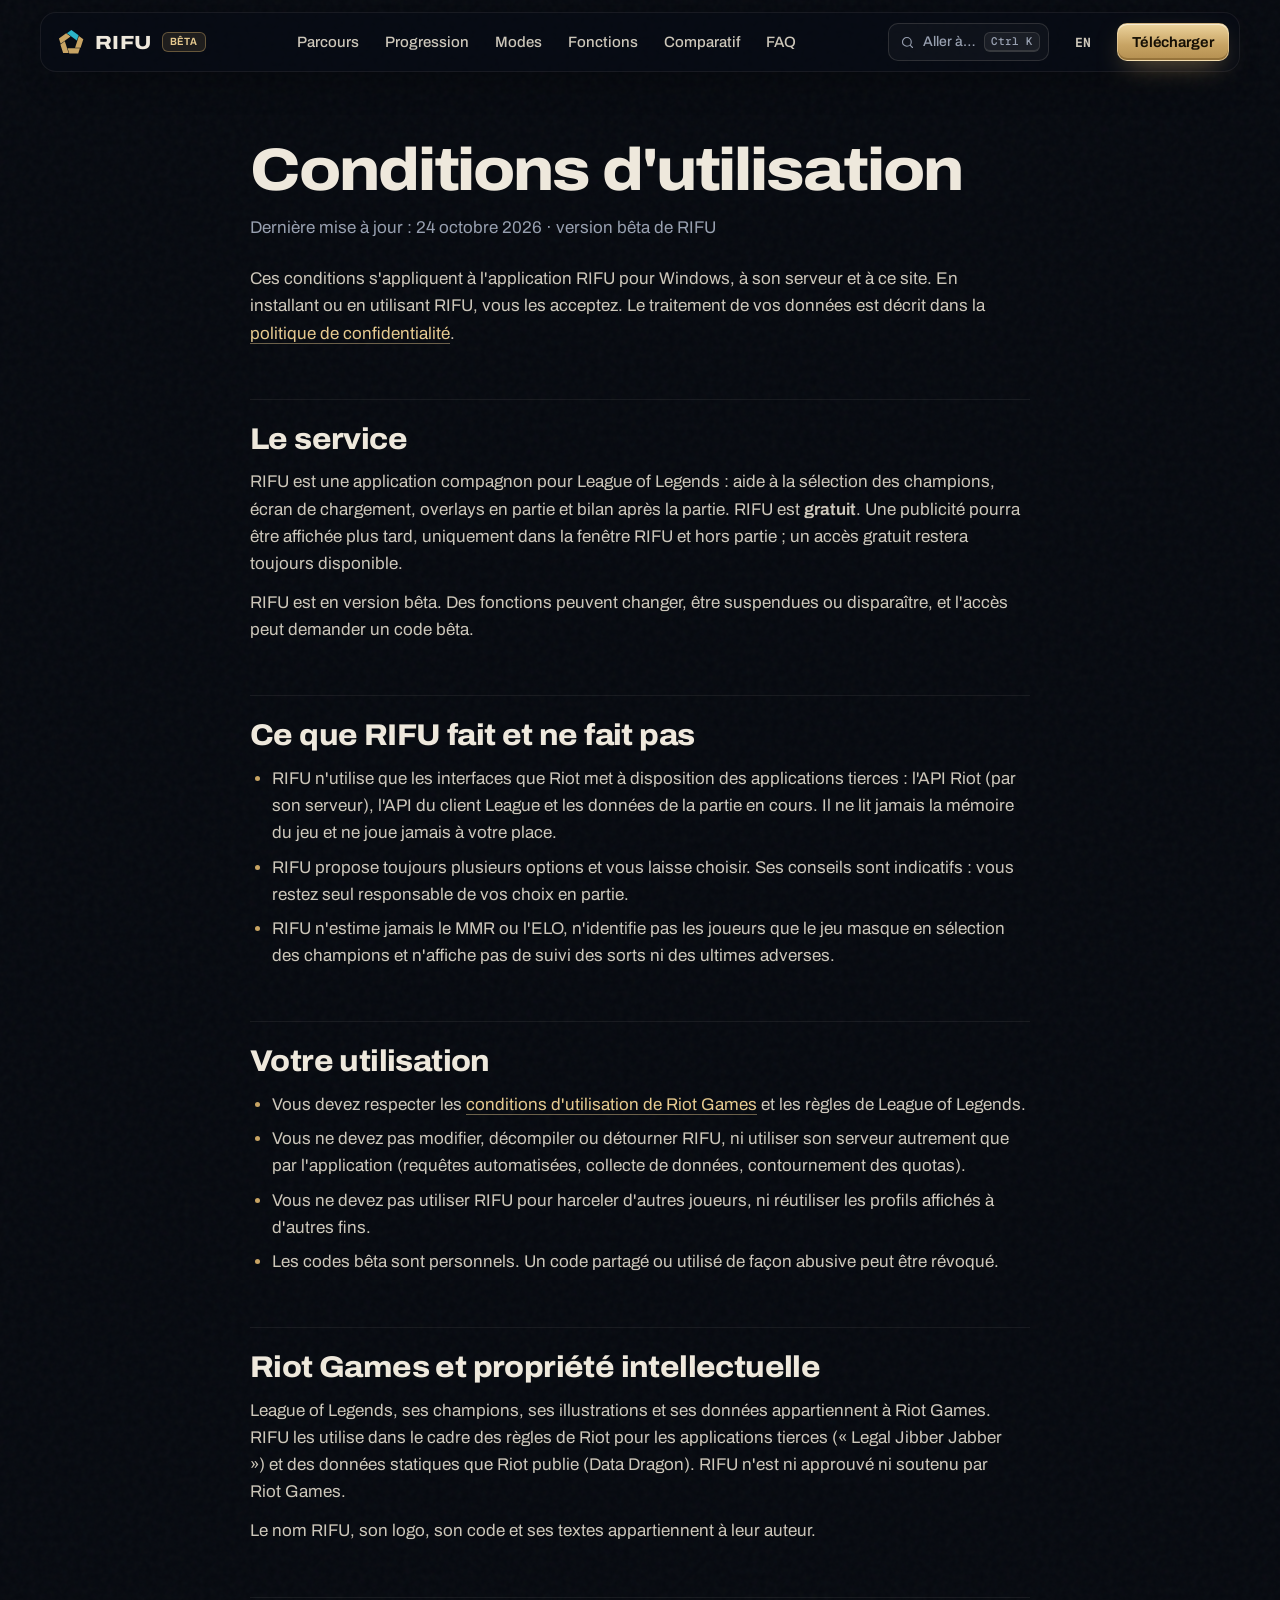
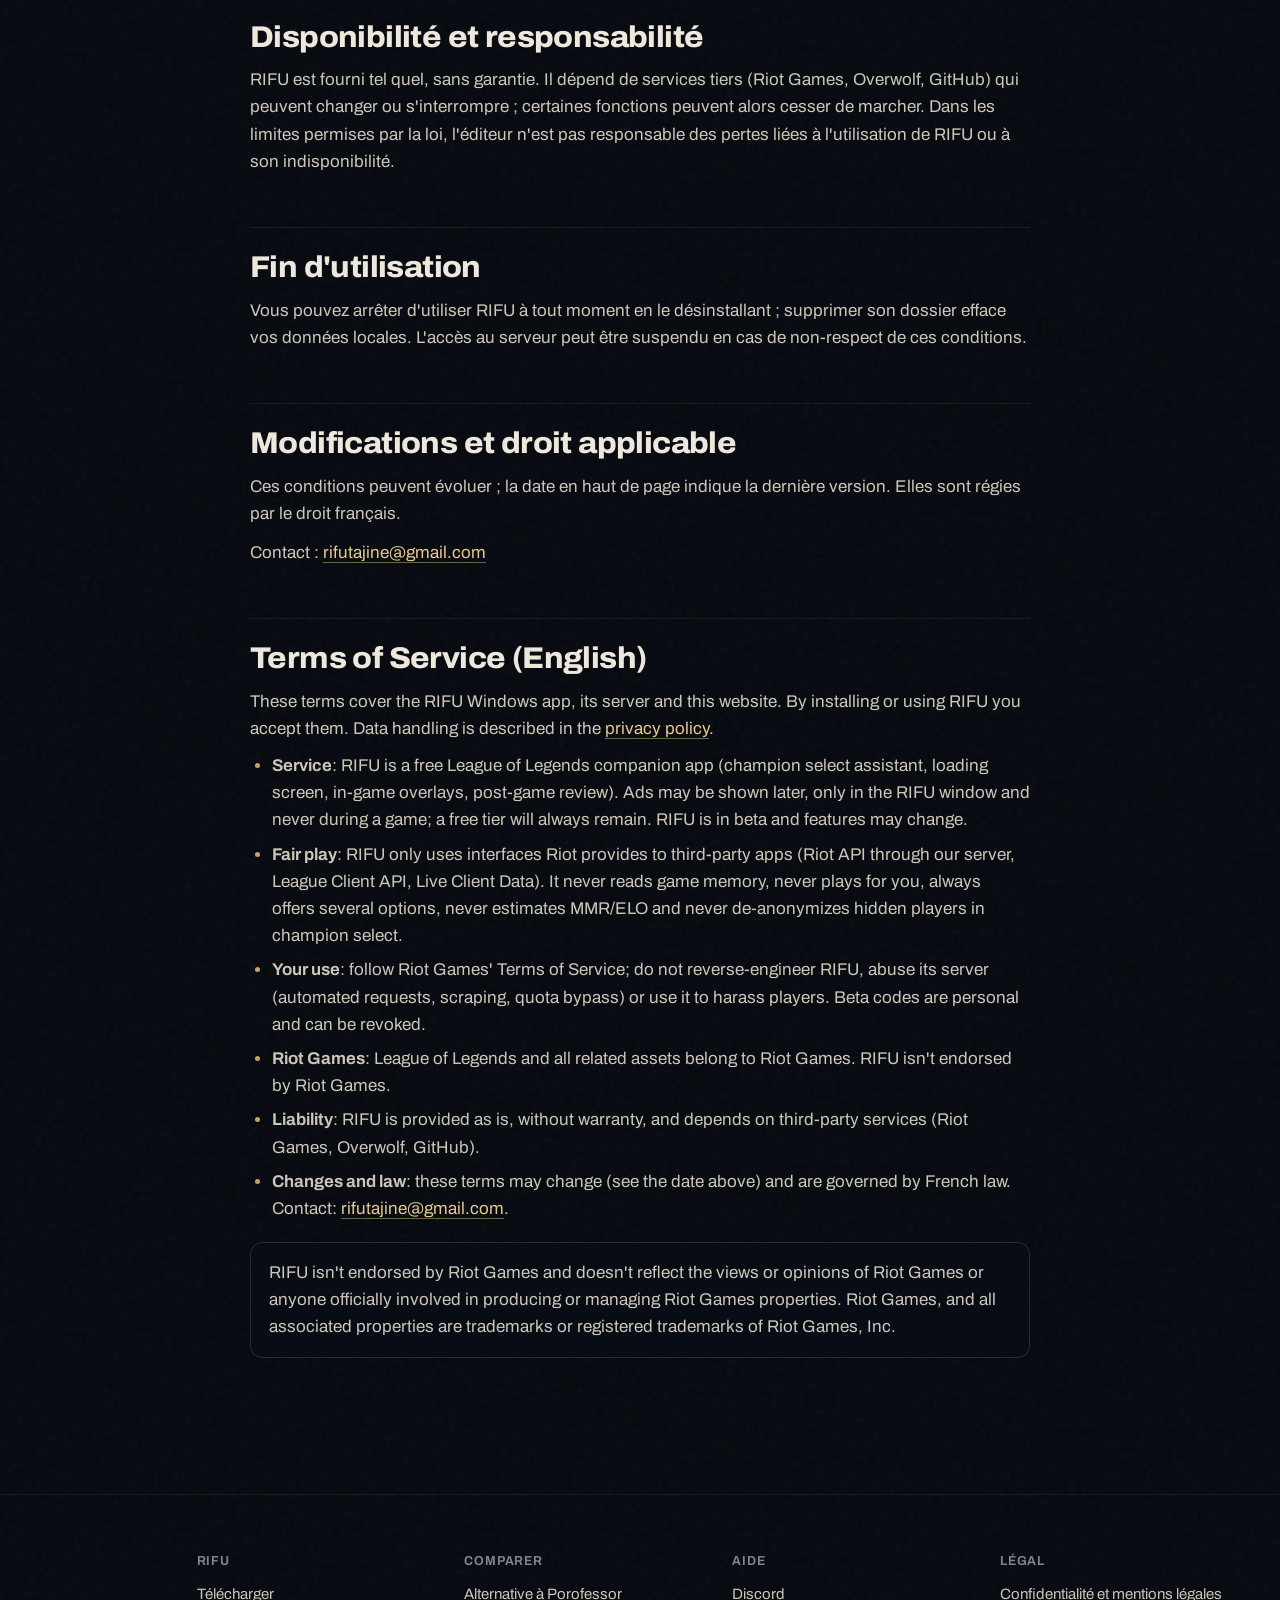
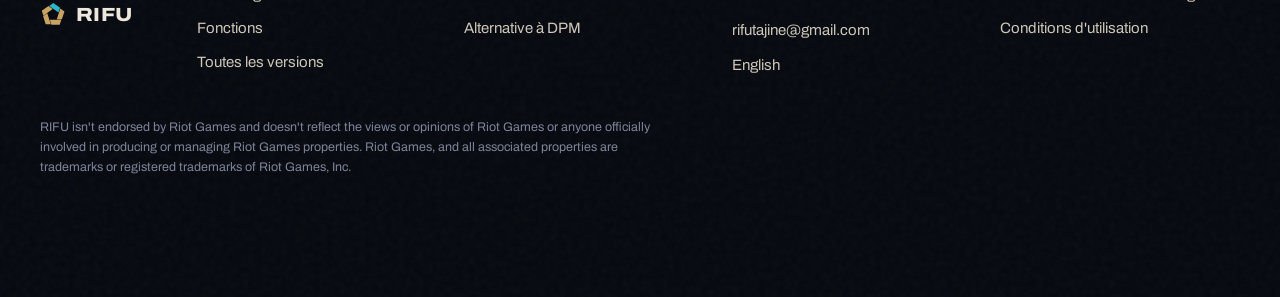
<file: docs/conditions.html>
<!doctype html>
<html lang="fr">
<head>
  <meta charset="utf-8">
  <meta name="viewport" content="width=device-width, initial-scale=1">
  <title>Conditions d'utilisation · RIFU</title>
  <meta name="description" content="Conditions d'utilisation de RIFU, app compagnon gratuite pour League of Legends.">
  <meta name="theme-color" content="#05080E">
  <meta name="color-scheme" content="dark">
  <meta name="robots" content="index, follow">
  <link rel="canonical" href="https://rifutajine.github.io/rifu-releases/conditions.html">
  <link rel="icon" href="assets/logo.svg" type="image/svg+xml">
  <link rel="icon" href="assets/favicon-32.png" sizes="32x32" type="image/png">
  <link rel="apple-touch-icon" href="assets/apple-touch-icon.png">
  <link rel="preload" href="assets/fonts/archivo-var.woff2" as="font" type="font/woff2" crossorigin>
  <link rel="stylesheet" href="assets/style.css">
  <script>document.documentElement.classList.add('js')</script>
  <script src="assets/site.js" defer></script>
</head>
<body class="doc-page">
  <a class="skip" href="#contenu">Aller au contenu</a>
  <svg class="sprite" aria-hidden="true"><defs>
    <symbol id="i-download" viewBox="0 0 24 24"><path d="M12 3v12"/><path d="m7 10 5 5 5-5"/><path d="M5 21h14"/></symbol>
    <symbol id="i-chart" viewBox="0 0 24 24"><path d="M3 3v18h18"/><path d="m7 15 4-4 3 3 5-6"/></symbol>
    <symbol id="i-runes" viewBox="0 0 24 24"><path d="M12 2v4"/><path d="m4.9 4.9 2.8 2.8"/><path d="M2 12h4"/><circle cx="12" cy="12" r="4"/><path d="M12 18v4"/><path d="M18 12h4"/></symbol>
    <symbol id="i-eye" viewBox="0 0 24 24"><path d="M2 12s3.5-7 10-7 10 7 10 7-3.5 7-10 7S2 12 2 12Z"/><circle cx="12" cy="12" r="3"/></symbol>
    <symbol id="i-skin" viewBox="0 0 24 24"><path d="M20.4 6.6 16 4a4 4 0 0 1-8 0L3.6 6.6a1 1 0 0 0-.5 1.2l1.4 4a1 1 0 0 0 1.3.6L7 12v8a1 1 0 0 0 1 1h8a1 1 0 0 0 1-1v-8l1.2.4a1 1 0 0 0 1.3-.6l1.4-4a1 1 0 0 0-.5-1.2Z"/></symbol>
    <symbol id="i-book" viewBox="0 0 24 24"><path d="M4 19.5v-15A2.5 2.5 0 0 1 6.5 2H20v20H6.5a2.5 2.5 0 0 1 0-5H20"/></symbol>
    <symbol id="i-grid" viewBox="0 0 24 24"><rect x="3" y="3" width="7" height="7" rx="1"/><rect x="14" y="3" width="7" height="7" rx="1"/><rect x="3" y="14" width="7" height="7" rx="1"/><path d="M14 17.5h7M17.5 14v7"/></symbol>
    <symbol id="i-pen" viewBox="0 0 24 24"><path d="M12 20h9"/><path d="M16.5 3.5a2.1 2.1 0 0 1 3 3L7 19l-4 1 1-4Z"/></symbol>
    <symbol id="i-sliders" viewBox="0 0 24 24"><path d="M4 21v-7"/><path d="M4 10V3"/><path d="M12 21v-9"/><path d="M12 8V3"/><path d="M20 21v-5"/><path d="M20 12V3"/><path d="M2 14h4"/><path d="M10 8h4"/><path d="M18 16h4"/></symbol>
    <symbol id="i-refresh" viewBox="0 0 24 24"><path d="M21 12a9 9 0 1 1-3-6.7L21 8"/><path d="M21 3v5h-5"/></symbol>
    <symbol id="i-bell" viewBox="0 0 24 24"><path d="M18 8A6 6 0 0 0 6 8c0 7-3 9-3 9h18s-3-2-3-9"/><path d="M13.7 21a2 2 0 0 1-3.4 0"/></symbol>
    <symbol id="i-shield" viewBox="0 0 24 24"><path d="M12 22s8-4 8-10V5l-8-3-8 3v7c0 6 8 10 8 10Z"/></symbol>
    <symbol id="i-list" viewBox="0 0 24 24"><path d="M8 6h13M8 12h13M8 18h13M3 6h.01M3 12h.01M3 18h.01"/></symbol>
    <symbol id="i-ban" viewBox="0 0 24 24"><circle cx="12" cy="12" r="10"/><path d="m4.9 4.9 14.2 14.2"/></symbol>
    <symbol id="i-lock" viewBox="0 0 24 24"><rect x="3" y="11" width="18" height="11" rx="2"/><path d="M7 11V7a5 5 0 0 1 10 0v4"/></symbol>
    <symbol id="i-spark" viewBox="0 0 24 24"><path d="M12 3l1.9 5.6L19.5 10.5l-5.6 1.9L12 18l-1.9-5.6L4.5 10.5l5.6-1.9Z"/><path d="M19 16v4M17 18h4"/></symbol>
    <symbol id="i-quiz" viewBox="0 0 24 24"><circle cx="12" cy="12" r="10"/><path d="M9.1 9a3 3 0 0 1 5.8 1c0 2-3 3-3 3"/><path d="M12 17h.01"/></symbol>
    <symbol id="i-check" viewBox="0 0 20 20"><path d="M5 10.5 8.5 14 15 6.5"/></symbol>
    <symbol id="i-search" viewBox="0 0 24 24"><circle cx="11" cy="11" r="7"/><path d="m20 20-3.5-3.5"/></symbol>
    <symbol id="i-discord" viewBox="0 0 24 24"><path fill="currentColor" stroke="none" d="M20.32 4.37A19.8 19.8 0 0 0 15.4 2.85a.07.07 0 0 0-.08.04c-.21.38-.45.87-.61 1.25a18.3 18.3 0 0 0-5.49 0 12.6 12.6 0 0 0-.62-1.25.08.08 0 0 0-.08-.04 19.7 19.7 0 0 0-4.89 1.52.07.07 0 0 0-.03.03C.53 9.05-.32 13.58.1 18.06a.08.08 0 0 0 .03.06 19.9 19.9 0 0 0 5.99 3.03.08.08 0 0 0 .08-.03c.46-.63.87-1.3 1.23-2a.08.08 0 0 0-.04-.1 13.1 13.1 0 0 1-1.87-.9.08.08 0 0 1 0-.13l.37-.29a.07.07 0 0 1 .08-.01c3.93 1.8 8.18 1.8 12.07 0a.07.07 0 0 1 .08 0l.37.3a.08.08 0 0 1 0 .12c-.6.35-1.22.65-1.87.9a.08.08 0 0 0-.04.1c.36.7.77 1.37 1.22 2a.08.08 0 0 0 .08.03 19.8 19.8 0 0 0 6.01-3.03.08.08 0 0 0 .03-.05c.5-5.18-.84-9.67-3.55-13.66a.06.06 0 0 0-.03-.03ZM8.02 15.33c-1.18 0-2.16-1.09-2.16-2.42s.96-2.42 2.16-2.42c1.21 0 2.18 1.1 2.16 2.42 0 1.33-.96 2.42-2.16 2.42Zm7.97 0c-1.18 0-2.15-1.09-2.15-2.42s.95-2.42 2.15-2.42c1.21 0 2.18 1.1 2.16 2.42 0 1.33-.95 2.42-2.16 2.42Z"/></symbol>
    <symbol id="i-arrow" viewBox="0 0 24 24"><path d="M5 12h14"/><path d="m13 6 6 6-6 6"/></symbol>
    <symbol id="i-share" viewBox="0 0 24 24"><path d="M12 15V3"/><path d="m7 8 5-5 5 5"/><path d="M5 13v6a2 2 0 0 0 2 2h10a2 2 0 0 0 2-2v-6"/></symbol>
  </defs></svg>

  <header class="top" id="top">
    <div class="top-bar">
      <a class="brand" href="./" aria-label="RIFU, accueil">
        <img src="assets/logo.svg" alt="" width="28" height="28">
        <span>RIFU</span>
        <small class="brand-beta">Bêta</small>
      </a>
      <nav class="nav" aria-label="Sections">
        <a href="./#parcours">Parcours</a>
        <a href="./#progression">Progression</a>
        <a href="./#modes">Modes</a>
        <a href="fonctions.html">Fonctions</a>
        <a href="./#comparatif">Comparatif</a>
        <a href="./#faq">FAQ</a>
      </nav>
      <button class="cmd-btn" type="button" data-cmd-open aria-label="Navigation rapide (Ctrl + K)">
        <svg class="ico" aria-hidden="true"><use href="#i-search"/></svg>
        <span>Aller à…</span>
        <kbd>Ctrl K</kbd>
      </button>
      <a class="lang" href="en/" hreflang="en" lang="en" aria-label="English version">EN</a>
      <a class="btn btn-primary btn-sm" href="telecharger.html?dl=1" data-dl data-goatcounter-click="cta-entete">Télécharger</a>
    </div>
  </header>

  <main id="contenu" class="doc">
    <div class="wrap">
      <h1>Conditions d'utilisation</h1>
      <p class="muted">Dernière mise à jour : 24 octobre 2026 · version bêta de RIFU</p>

      <p style="margin-top:24px">Ces conditions s'appliquent à l'application RIFU pour Windows, à son serveur et à ce site. En installant ou en utilisant RIFU, vous les acceptez. Le traitement de vos données est décrit dans la <a href="confidentialite.html">politique de confidentialité</a>.</p>

      <h2>Le service</h2>
      <p>RIFU est une application compagnon pour League of Legends : aide à la sélection des champions, écran de chargement, overlays en partie et bilan après la partie. RIFU est <b>gratuit</b>. Une publicité pourra être affichée plus tard, uniquement dans la fenêtre RIFU et hors partie ; un accès gratuit restera toujours disponible.</p>
      <p>RIFU est en version bêta. Des fonctions peuvent changer, être suspendues ou disparaître, et l'accès peut demander un code bêta.</p>

      <h2>Ce que RIFU fait et ne fait pas</h2>
      <ul>
        <li>RIFU n'utilise que les interfaces que Riot met à disposition des applications tierces : l'API Riot (par son serveur), l'API du client League et les données de la partie en cours. Il ne lit jamais la mémoire du jeu et ne joue jamais à votre place.</li>
        <li>RIFU propose toujours plusieurs options et vous laisse choisir. Ses conseils sont indicatifs : vous restez seul responsable de vos choix en partie.</li>
        <li>RIFU n'estime jamais le MMR ou l'ELO, n'identifie pas les joueurs que le jeu masque en sélection des champions et n'affiche pas de suivi des sorts ni des ultimes adverses.</li>
      </ul>

      <h2>Votre utilisation</h2>
      <ul>
        <li>Vous devez respecter les <a href="https://www.riotgames.com/en/terms-of-service">conditions d'utilisation de Riot Games</a> et les règles de League of Legends.</li>
        <li>Vous ne devez pas modifier, décompiler ou détourner RIFU, ni utiliser son serveur autrement que par l'application (requêtes automatisées, collecte de données, contournement des quotas).</li>
        <li>Vous ne devez pas utiliser RIFU pour harceler d'autres joueurs, ni réutiliser les profils affichés à d'autres fins.</li>
        <li>Les codes bêta sont personnels. Un code partagé ou utilisé de façon abusive peut être révoqué.</li>
      </ul>

      <h2>Riot Games et propriété intellectuelle</h2>
      <p>League of Legends, ses champions, ses illustrations et ses données appartiennent à Riot Games. RIFU les utilise dans le cadre des règles de Riot pour les applications tierces (« Legal Jibber Jabber ») et des données statiques que Riot publie (Data Dragon). RIFU n'est ni approuvé ni soutenu par Riot Games.</p>
      <p>Le nom RIFU, son logo, son code et ses textes appartiennent à leur auteur.</p>

      <h2>Disponibilité et responsabilité</h2>
      <p>RIFU est fourni tel quel, sans garantie. Il dépend de services tiers (Riot Games, Overwolf, GitHub) qui peuvent changer ou s'interrompre ; certaines fonctions peuvent alors cesser de marcher. Dans les limites permises par la loi, l'éditeur n'est pas responsable des pertes liées à l'utilisation de RIFU ou à son indisponibilité.</p>

      <h2>Fin d'utilisation</h2>
      <p>Vous pouvez arrêter d'utiliser RIFU à tout moment en le désinstallant ; supprimer son dossier efface vos données locales. L'accès au serveur peut être suspendu en cas de non-respect de ces conditions.</p>

      <h2>Modifications et droit applicable</h2>
      <p>Ces conditions peuvent évoluer ; la date en haut de page indique la dernière version. Elles sont régies par le droit français.</p>
      <p>Contact : <a href="mailto:rifutajine@gmail.com">rifutajine@gmail.com</a></p>

      <h2 id="english" lang="en">Terms of Service (English)</h2>
      <div lang="en">
        <p>These terms cover the RIFU Windows app, its server and this website. By installing or using RIFU you accept them. Data handling is described in the <a href="confidentialite.html#english">privacy policy</a>.</p>
        <ul>
          <li><b>Service</b>: RIFU is a free League of Legends companion app (champion select assistant, loading screen, in-game overlays, post-game review). Ads may be shown later, only in the RIFU window and never during a game; a free tier will always remain. RIFU is in beta and features may change.</li>
          <li><b>Fair play</b>: RIFU only uses interfaces Riot provides to third-party apps (Riot API through our server, League Client API, Live Client Data). It never reads game memory, never plays for you, always offers several options, never estimates MMR/ELO and never de-anonymizes hidden players in champion select.</li>
          <li><b>Your use</b>: follow Riot Games' Terms of Service; do not reverse-engineer RIFU, abuse its server (automated requests, scraping, quota bypass) or use it to harass players. Beta codes are personal and can be revoked.</li>
          <li><b>Riot Games</b>: League of Legends and all related assets belong to Riot Games. RIFU isn't endorsed by Riot Games.</li>
          <li><b>Liability</b>: RIFU is provided as is, without warranty, and depends on third-party services (Riot Games, Overwolf, GitHub).</li>
          <li><b>Changes and law</b>: these terms may change (see the date above) and are governed by French law. Contact: <a href="mailto:rifutajine@gmail.com">rifutajine@gmail.com</a>.</li>
        </ul>
      </div>

      <p class="note">RIFU isn't endorsed by Riot Games and doesn't reflect the views or opinions of Riot Games or anyone officially involved in producing or managing Riot Games properties. Riot Games, and all associated properties are trademarks or registered trademarks of Riot Games, Inc.</p>
    </div>
  </main>

  <footer class="foot">
    <div class="wrap foot-grid">
      <a class="brand" href="./"><img src="assets/logo.svg" alt="" width="26" height="26"><span>RIFU</span></a>
      <nav class="foot-links" aria-label="Pied de page">
        <div><b>RIFU</b><a href="telecharger.html">Télécharger</a><a href="fonctions.html">Fonctions</a><a href="https://github.com/Rifutajine/rifu-releases/releases">Toutes les versions</a></div>
        <div><b>Comparer</b><a href="alternative-porofessor.html">Alternative à Porofessor</a><a href="alternative-dpm.html">Alternative à DPM</a></div>
        <div><b>Aide</b><a data-discord href="#">Discord</a><span data-contact><a href="#">Contact</a></span><a href="en/" hreflang="en" lang="en">English</a></div>
        <div><b>Légal</b><a href="confidentialite.html">Confidentialité et mentions légales</a><a href="conditions.html">Conditions d'utilisation</a></div>
      </nav>
      <p class="legal" lang="en">RIFU isn't endorsed by Riot Games and doesn't reflect the views or opinions of Riot Games or anyone officially involved in producing or managing Riot Games properties. Riot Games, and all associated properties are trademarks or registered trademarks of Riot Games, Inc.</p>
    </div>
  </footer>
</body>
</html>
</file>
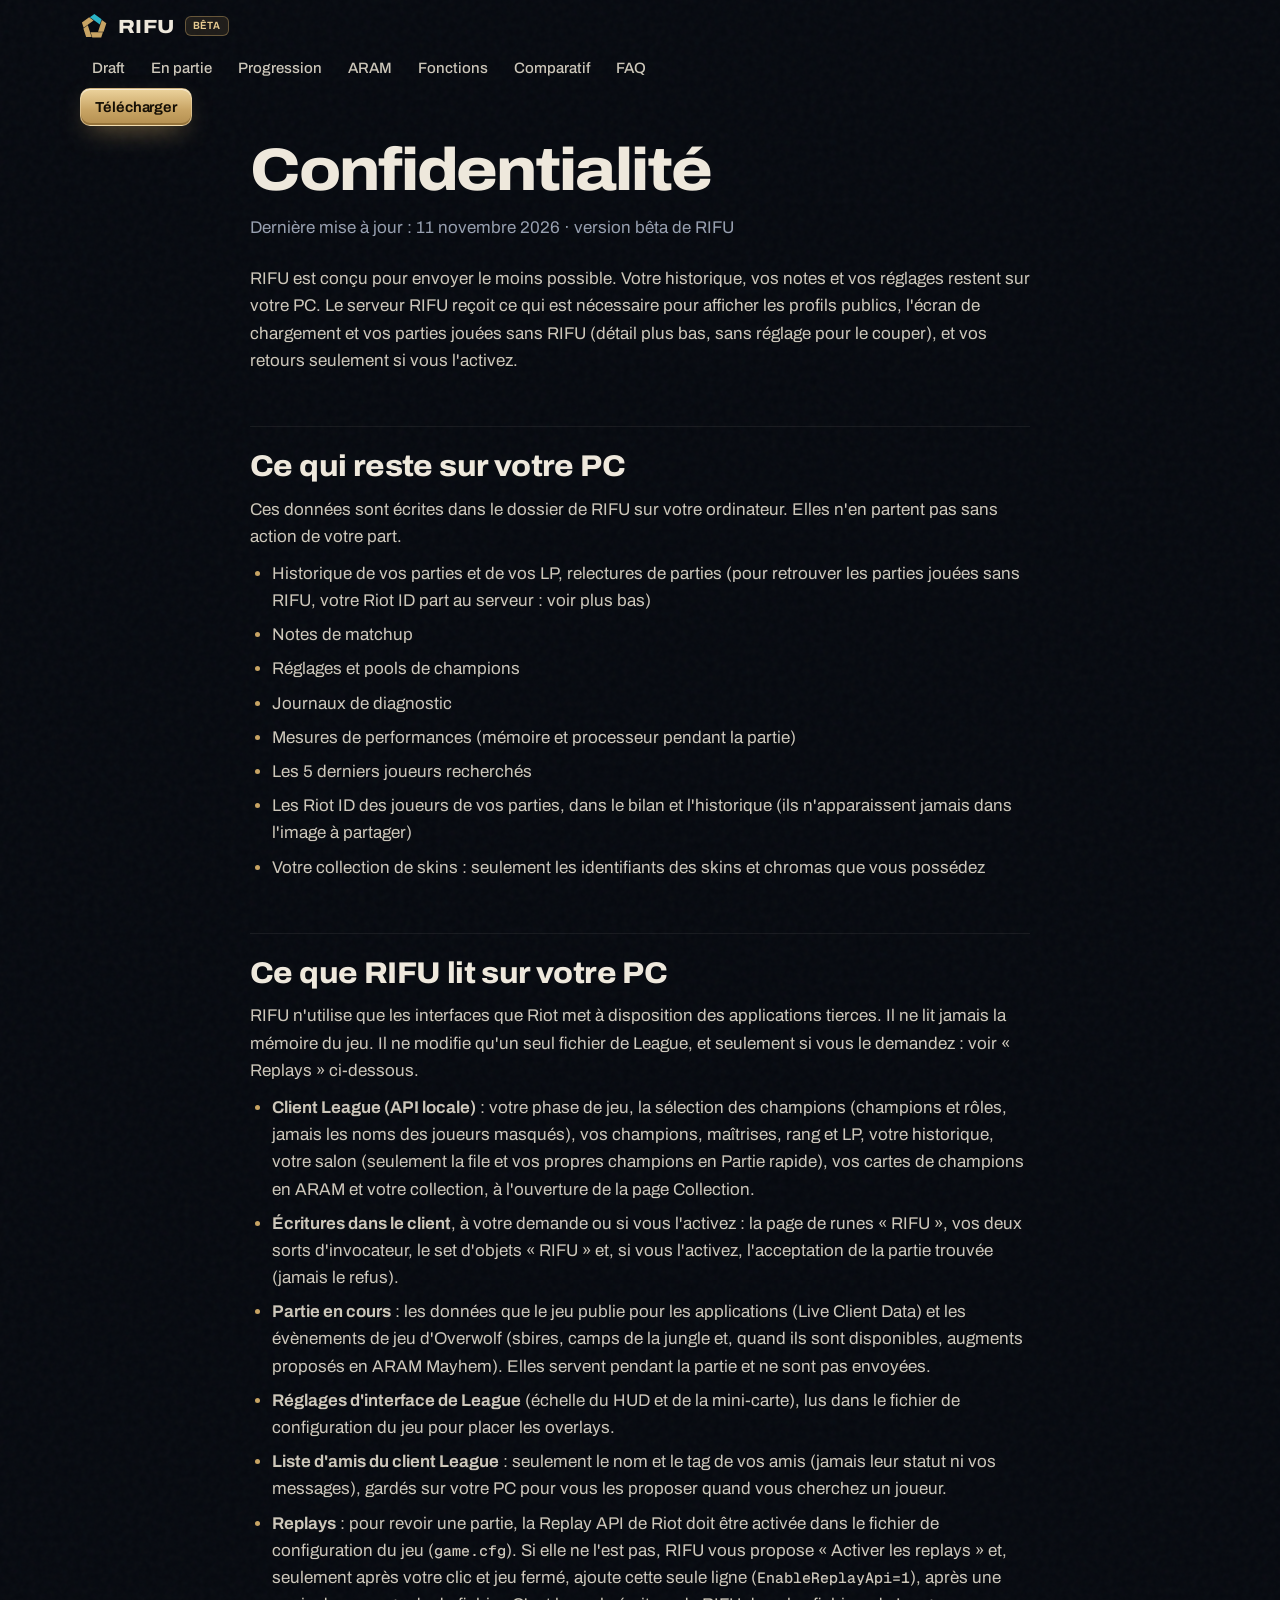
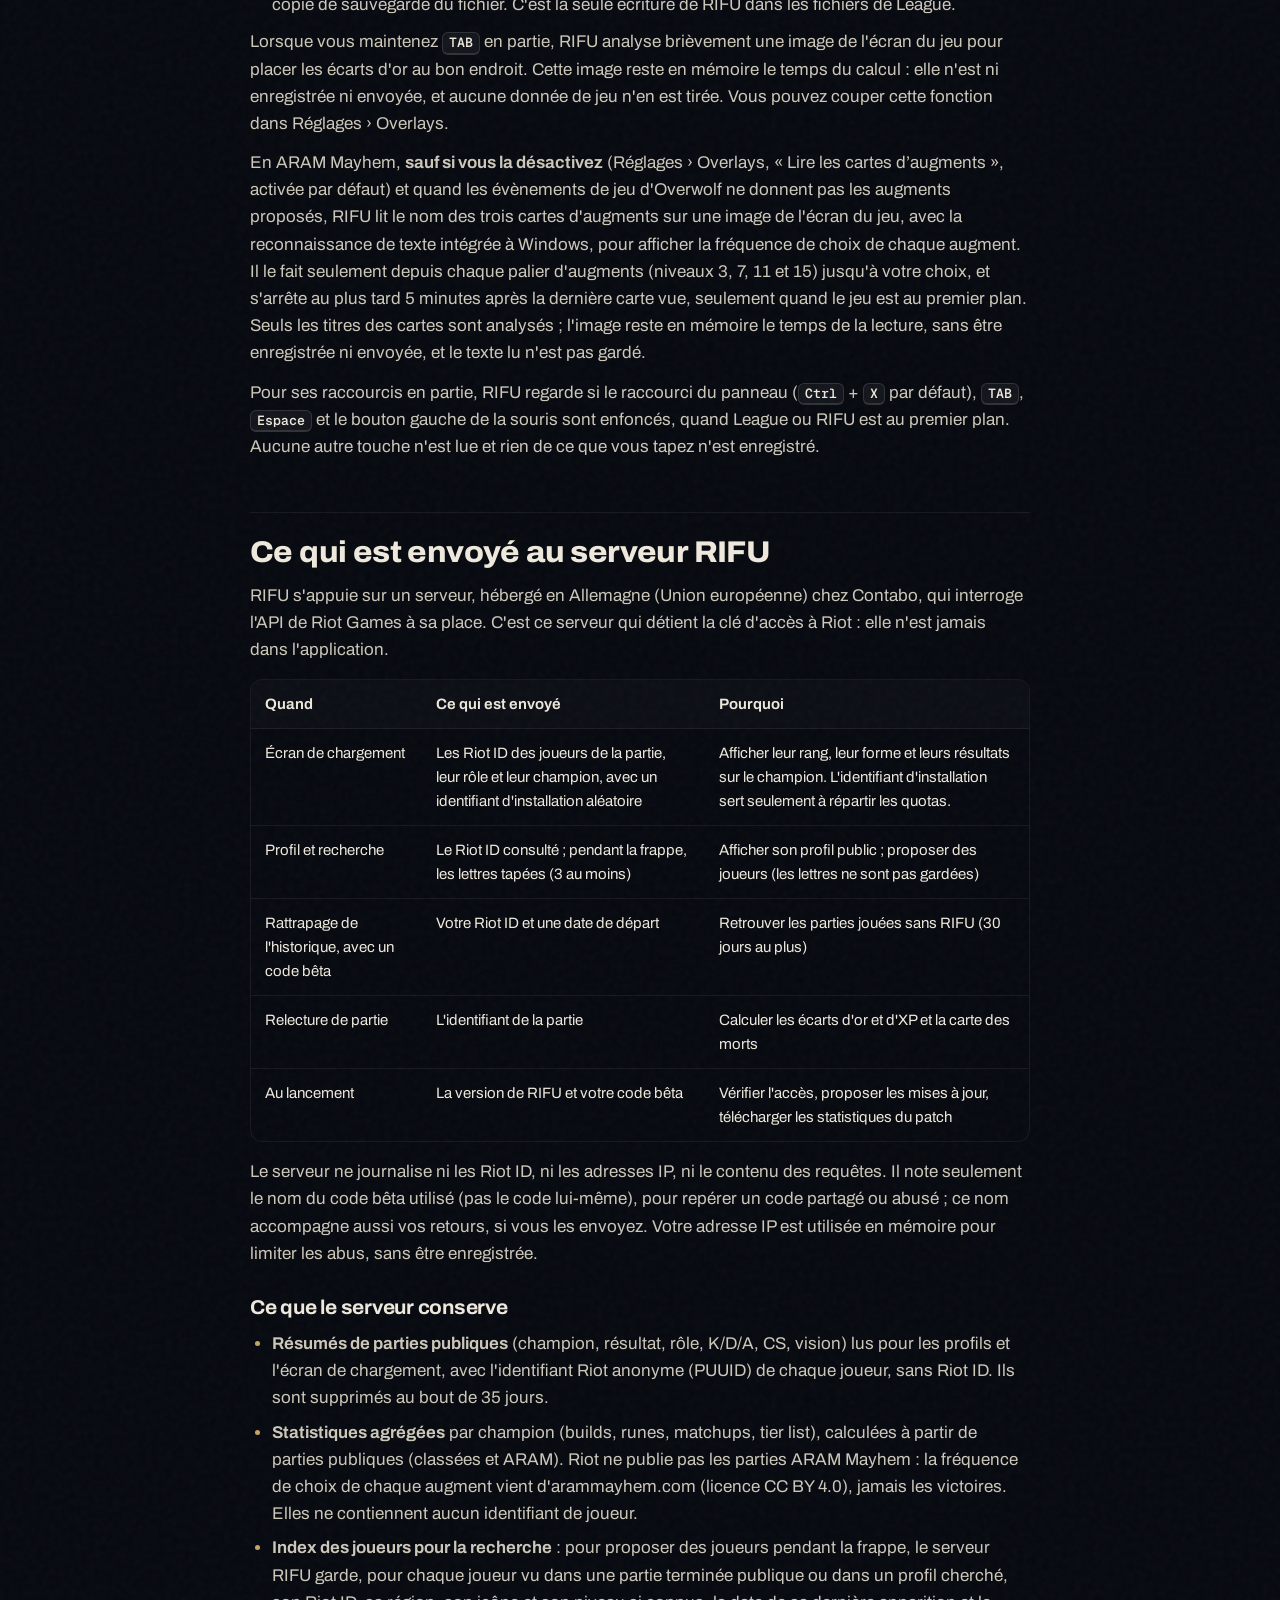
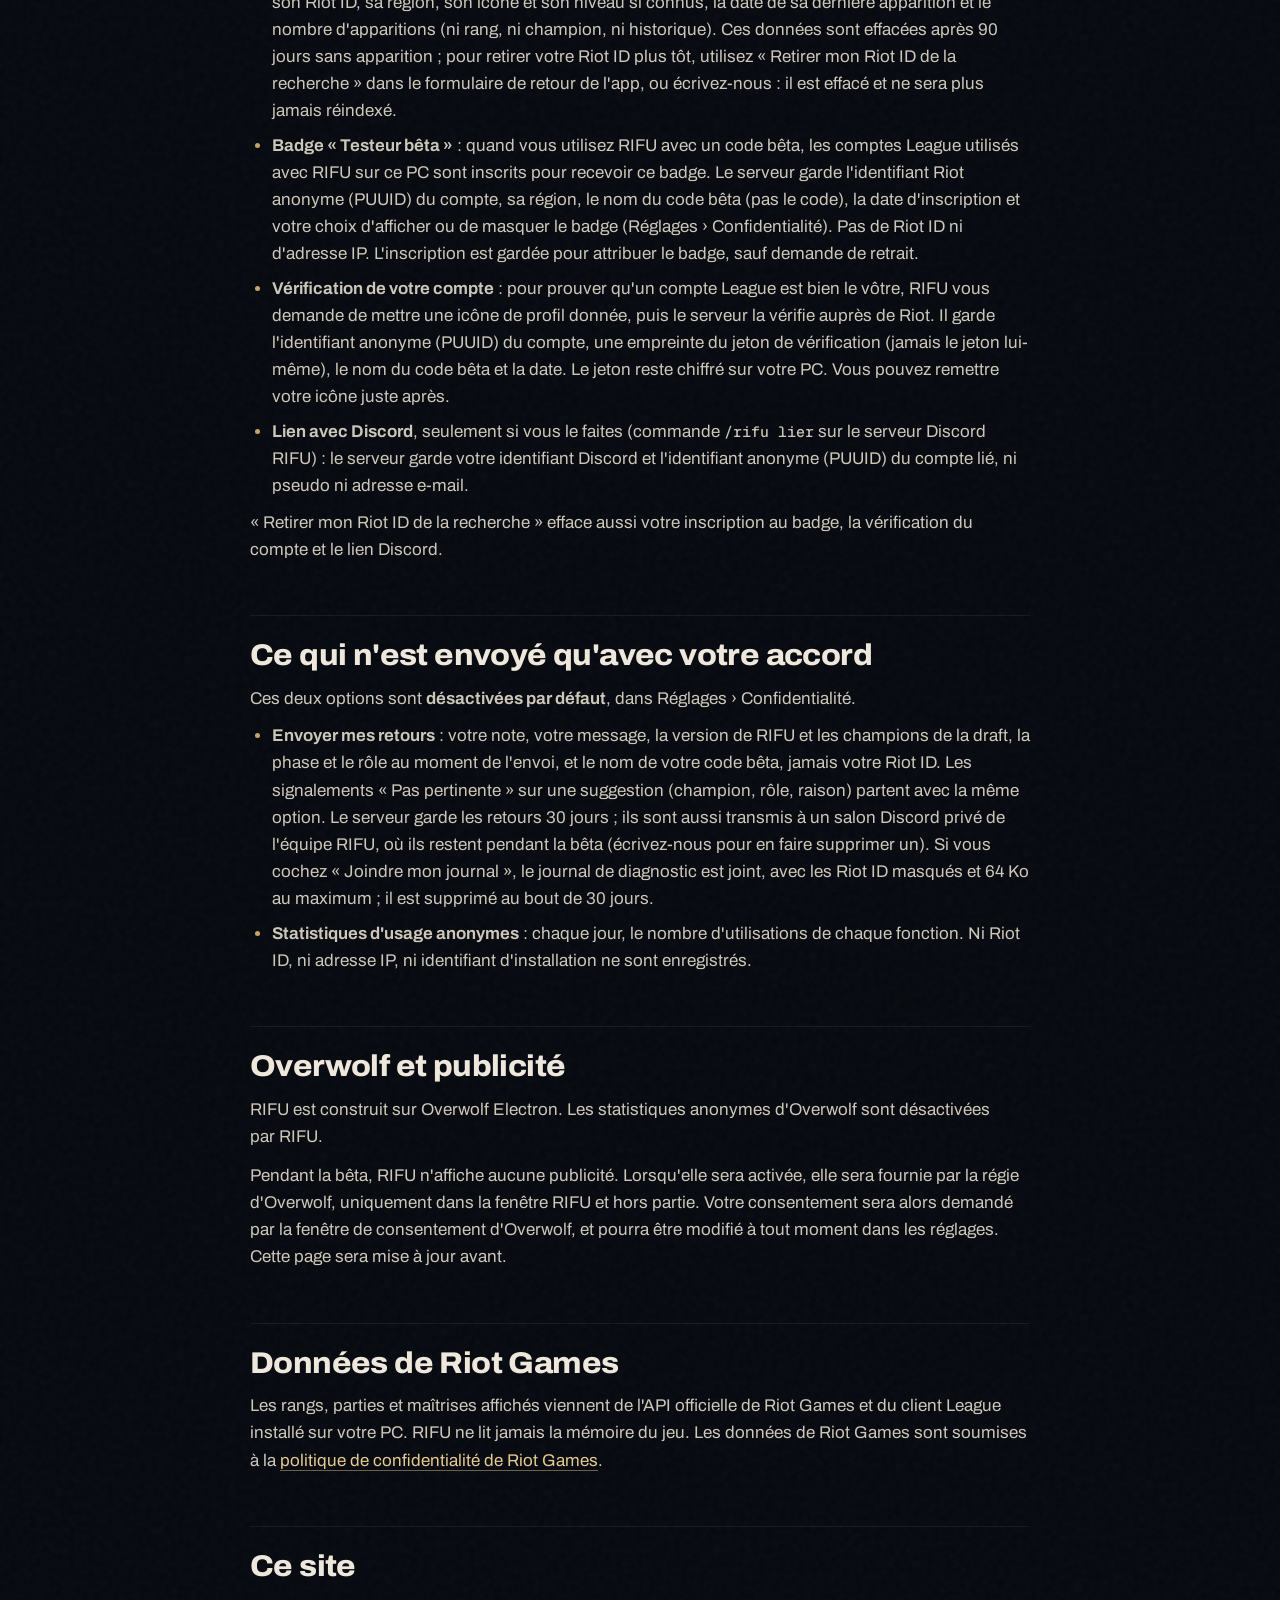
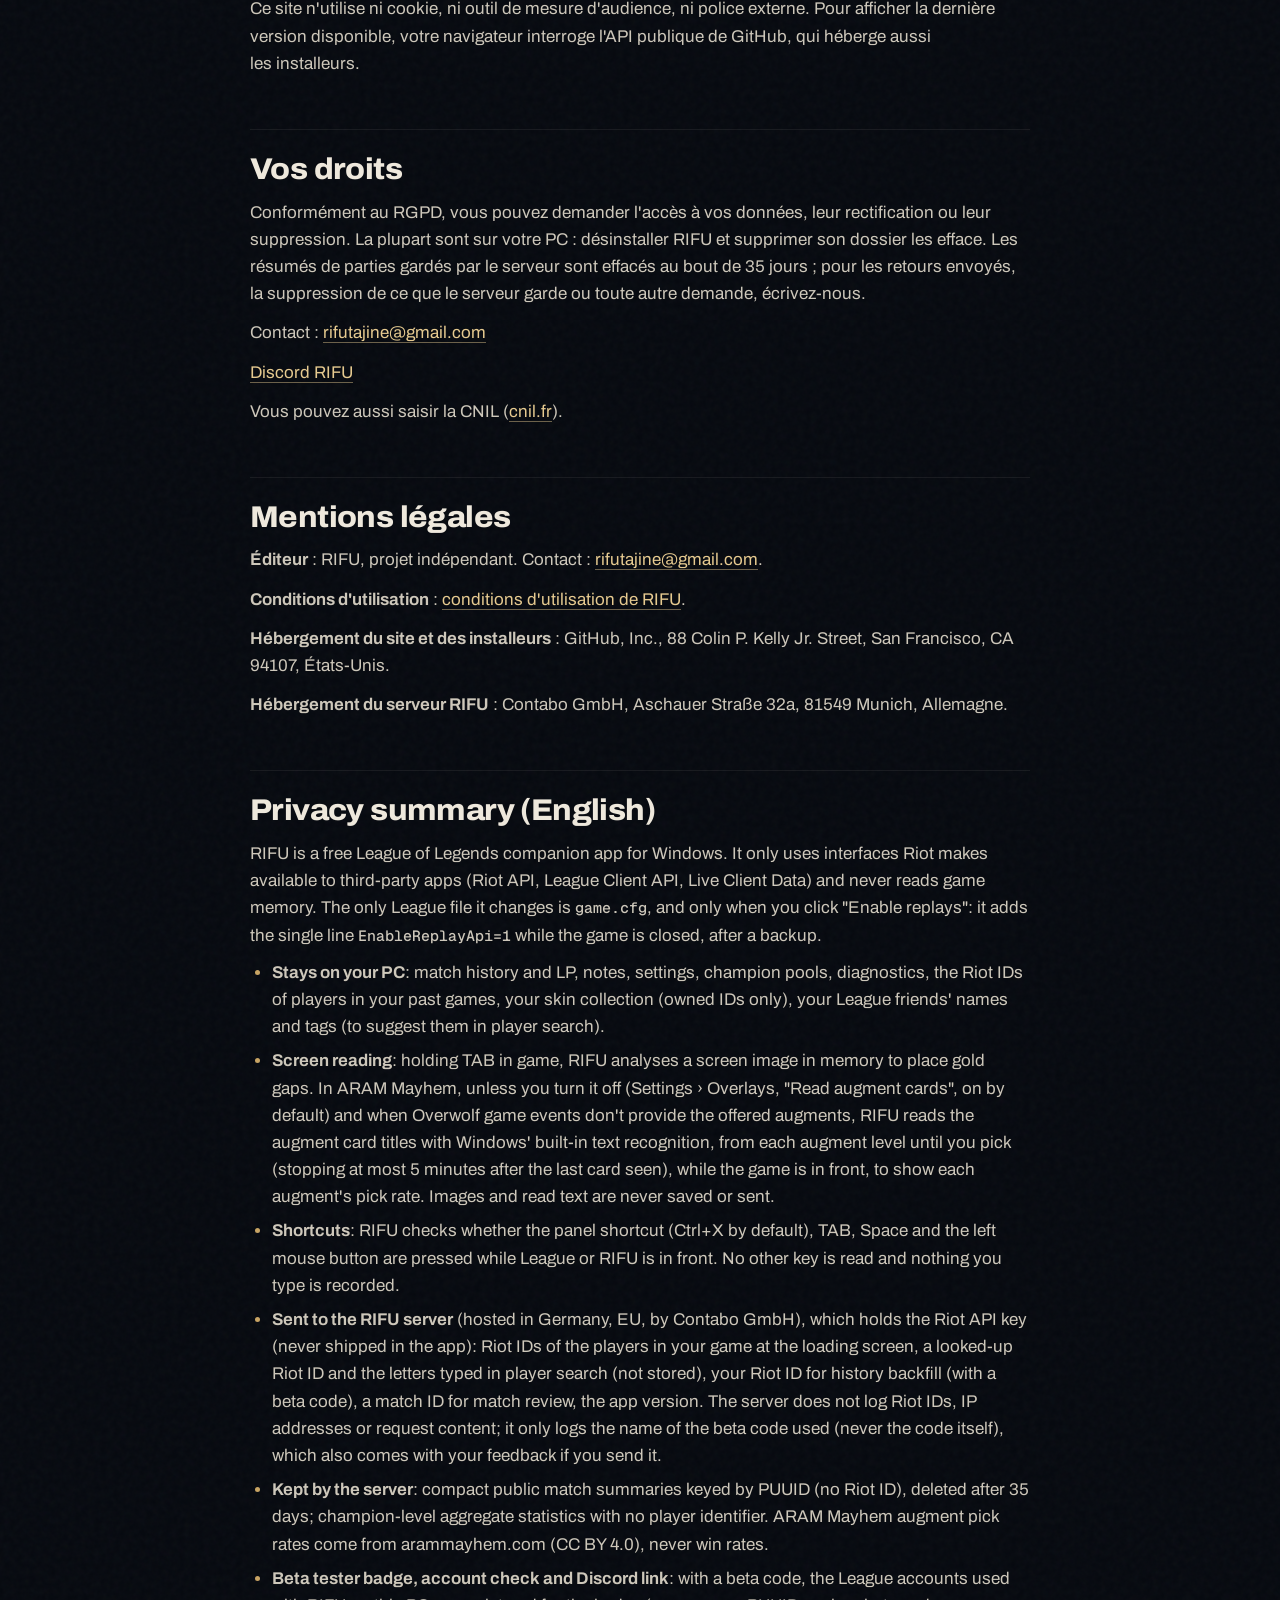
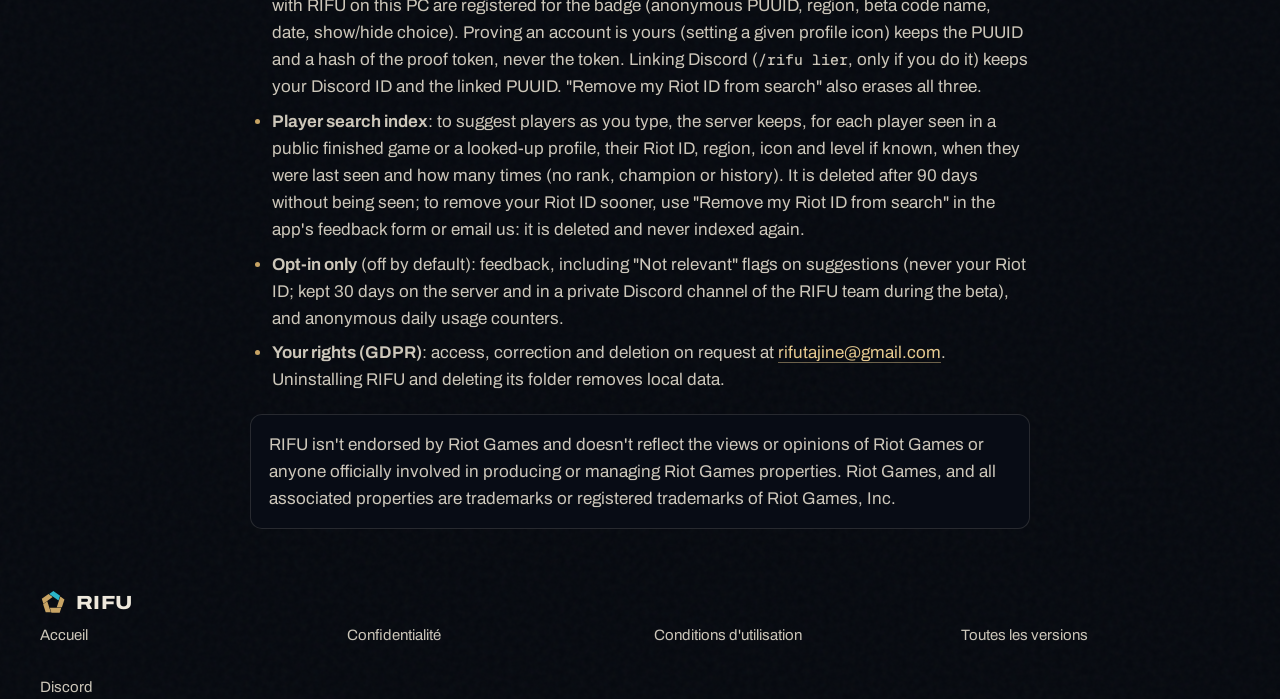
<file: docs/confidentialite.html>
<!doctype html>
<html lang="fr">
<head>
  <meta charset="utf-8">
  <meta name="viewport" content="width=device-width, initial-scale=1">
  <title>Confidentialité · RIFU</title>
  <meta name="description" content="Quelles données RIFU utilise, ce qui reste sur votre PC, ce qui est envoyé et pourquoi.">
  <meta name="theme-color" content="#060911">
  <meta name="robots" content="index, follow">
  <link rel="canonical" href="https://rifutajine.github.io/rifu-releases/confidentialite.html">
  <link rel="icon" href="assets/logo.svg" type="image/svg+xml">
  <link rel="icon" href="assets/favicon-32.png" sizes="32x32" type="image/png">
  <link rel="apple-touch-icon" href="assets/apple-touch-icon.png">
  <link rel="stylesheet" href="assets/style.css">
  <script src="assets/site.js" defer></script>
</head>
<body class="doc-page">
  <a class="skip" href="#contenu">Aller au contenu</a>

  <header class="top">
    <div class="wrap">
      <a class="brand" href="./" aria-label="RIFU, accueil"><img src="assets/logo.svg" alt="" width="28" height="28"><span>RIFU</span><small class="brand-beta">Bêta</small></a>
      <nav class="nav" aria-label="Sections">
        <a href="./#demo">Draft</a>
        <a href="./#parcours">En partie</a>
        <a href="./#progression">Progression</a>
        <a href="./#modes">ARAM</a>
        <a href="./#fonctions">Fonctions</a>
        <a href="./#comparatif">Comparatif</a>
        <a href="./#faq">FAQ</a>
      </nav>
      <a class="btn btn-primary btn-sm" href="telecharger.html?dl=1">Télécharger</a>
    </div>
  </header>

  <main id="contenu" class="doc">
    <div class="wrap">
      <h1>Confidentialité</h1>
      <p class="muted">Dernière mise à jour : 11 novembre 2026 · version bêta de RIFU</p>

      <p style="margin-top:24px">RIFU est conçu pour envoyer le moins possible. Votre historique, vos notes et vos réglages restent sur votre PC. Le serveur RIFU reçoit ce qui est nécessaire pour afficher les profils publics, l'écran de chargement et vos parties jouées sans RIFU (détail plus bas, sans réglage pour le couper), et vos retours seulement si vous l'activez.</p>

      <h2>Ce qui reste sur votre PC</h2>
      <p>Ces données sont écrites dans le dossier de RIFU sur votre ordinateur. Elles n'en partent pas sans action de votre part.</p>
      <ul>
        <li>Historique de vos parties et de vos LP, relectures de parties (pour retrouver les parties jouées sans RIFU, votre Riot ID part au serveur : voir plus bas)</li>
        <li>Notes de matchup</li>
        <li>Réglages et pools de champions</li>
        <li>Journaux de diagnostic</li>
        <li>Mesures de performances (mémoire et processeur pendant la partie)</li>
        <li>Les 5 derniers joueurs recherchés</li>
        <li>Les Riot ID des joueurs de vos parties, dans le bilan et l'historique (ils n'apparaissent jamais dans l'image à partager)</li>
        <li>Votre collection de skins : seulement les identifiants des skins et chromas que vous possédez</li>
      </ul>

      <h2>Ce que RIFU lit sur votre PC</h2>
      <p>RIFU n'utilise que les interfaces que Riot met à disposition des applications tierces. Il ne lit jamais la mémoire du jeu. Il ne modifie qu'un seul fichier de League, et seulement si vous le demandez : voir « Replays » ci-dessous.</p>
      <ul>
        <li><b>Client League (API locale)</b> : votre phase de jeu, la sélection des champions (champions et rôles, jamais les noms des joueurs masqués), vos champions, maîtrises, rang et LP, votre historique, votre salon (seulement la file et vos propres champions en Partie rapide), vos cartes de champions en ARAM et votre collection, à l'ouverture de la page Collection.</li>
        <li><b>Écritures dans le client</b>, à votre demande ou si vous l'activez : la page de runes « RIFU », vos deux sorts d'invocateur, le set d'objets « RIFU » et, si vous l'activez, l'acceptation de la partie trouvée (jamais le refus).</li>
        <li><b>Partie en cours</b> : les données que le jeu publie pour les applications (Live Client Data) et les évènements de jeu d'Overwolf (sbires, camps de la jungle et, quand ils sont disponibles, augments proposés en ARAM Mayhem). Elles servent pendant la partie et ne sont pas envoyées.</li>
        <li><b>Réglages d'interface de League</b> (échelle du HUD et de la mini-carte), lus dans le fichier de configuration du jeu pour placer les overlays.</li>
        <li><b>Liste d'amis du client League</b> : seulement le nom et le tag de vos amis (jamais leur statut ni vos messages), gardés sur votre PC pour vous les proposer quand vous cherchez un joueur.</li>
        <li><b>Replays</b> : pour revoir une partie, la Replay API de Riot doit être activée dans le fichier de configuration du jeu (<code>game.cfg</code>). Si elle ne l'est pas, RIFU vous propose « Activer les replays » et, seulement après votre clic et jeu fermé, ajoute cette seule ligne (<code>EnableReplayApi=1</code>), après une copie de sauvegarde du fichier. C'est la seule écriture de RIFU dans les fichiers de League.</li>
      </ul>
      <p>Lorsque vous maintenez <kbd>TAB</kbd> en partie, RIFU analyse brièvement une image de l'écran du jeu pour placer les écarts d'or au bon endroit. Cette image reste en mémoire le temps du calcul : elle n'est ni enregistrée ni envoyée, et aucune donnée de jeu n'en est tirée. Vous pouvez couper cette fonction dans Réglages › Overlays.</p>
      <p>En ARAM Mayhem, <b>sauf si vous la désactivez</b> (Réglages › Overlays, « Lire les cartes d’augments », activée par défaut) et quand les évènements de jeu d'Overwolf ne donnent pas les augments proposés, RIFU lit le nom des trois cartes d'augments sur une image de l'écran du jeu, avec la reconnaissance de texte intégrée à Windows, pour afficher la fréquence de choix de chaque augment. Il le fait seulement depuis chaque palier d'augments (niveaux 3, 7, 11 et 15) jusqu'à votre choix, et s'arrête au plus tard 5 minutes après la dernière carte vue, seulement quand le jeu est au premier plan. Seuls les titres des cartes sont analysés ; l'image reste en mémoire le temps de la lecture, sans être enregistrée ni envoyée, et le texte lu n'est pas gardé.</p>
      <p>Pour ses raccourcis en partie, RIFU regarde si le raccourci du panneau (<kbd>Ctrl</kbd> + <kbd>X</kbd> par défaut), <kbd>TAB</kbd>, <kbd>Espace</kbd> et le bouton gauche de la souris sont enfoncés, quand League ou RIFU est au premier plan. Aucune autre touche n'est lue et rien de ce que vous tapez n'est enregistré.</p>

      <h2>Ce qui est envoyé au serveur RIFU</h2>
      <p>RIFU s'appuie sur un serveur, hébergé en Allemagne (Union européenne) chez Contabo, qui interroge l'API de Riot Games à sa place. C'est ce serveur qui détient la clé d'accès à Riot : elle n'est jamais dans l'application.</p>
      <div class="table-scroll">
        <table>
          <thead><tr><th>Quand</th><th>Ce qui est envoyé</th><th>Pourquoi</th></tr></thead>
          <tbody>
            <tr><td>Écran de chargement</td><td>Les Riot ID des joueurs de la partie, leur rôle et leur champion, avec un identifiant d'installation aléatoire</td><td>Afficher leur rang, leur forme et leurs résultats sur le champion. L'identifiant d'installation sert seulement à répartir les quotas.</td></tr>
            <tr><td>Profil et recherche</td><td>Le Riot ID consulté ; pendant la frappe, les lettres tapées (3 au moins)</td><td>Afficher son profil public ; proposer des joueurs (les lettres ne sont pas gardées)</td></tr>
            <tr><td>Rattrapage de l'historique, avec un code bêta</td><td>Votre Riot ID et une date de départ</td><td>Retrouver les parties jouées sans RIFU (30 jours au plus)</td></tr>
            <tr><td>Relecture de partie</td><td>L'identifiant de la partie</td><td>Calculer les écarts d'or et d'XP et la carte des morts</td></tr>
            <tr><td>Au lancement</td><td>La version de RIFU et votre code bêta</td><td>Vérifier l'accès, proposer les mises à jour, télécharger les statistiques du patch</td></tr>
          </tbody>
        </table>
      </div>
      <p style="margin-top:14px">Le serveur ne journalise ni les Riot ID, ni les adresses IP, ni le contenu des requêtes. Il note seulement le nom du code bêta utilisé (pas le code lui-même), pour repérer un code partagé ou abusé ; ce nom accompagne aussi vos retours, si vous les envoyez. Votre adresse IP est utilisée en mémoire pour limiter les abus, sans être enregistrée.</p>

      <h3>Ce que le serveur conserve</h3>
      <ul>
        <li><b>Résumés de parties publiques</b> (champion, résultat, rôle, K/D/A, CS, vision) lus pour les profils et l'écran de chargement, avec l'identifiant Riot anonyme (PUUID) de chaque joueur, sans Riot ID. Ils sont supprimés au bout de 35 jours.</li>
        <li><b>Statistiques agrégées</b> par champion (builds, runes, matchups, tier list), calculées à partir de parties publiques (classées et ARAM). Riot ne publie pas les parties ARAM Mayhem : la fréquence de choix de chaque augment vient d'arammayhem.com (licence CC BY 4.0), jamais les victoires. Elles ne contiennent aucun identifiant de joueur.</li>
        <li><b>Index des joueurs pour la recherche</b> : pour proposer des joueurs pendant la frappe, le serveur RIFU garde, pour chaque joueur vu dans une partie terminée publique ou dans un profil cherché, son Riot ID, sa région, son icône et son niveau si connus, la date de sa dernière apparition et le nombre d'apparitions (ni rang, ni champion, ni historique). Ces données sont effacées après 90 jours sans apparition ; pour retirer votre Riot ID plus tôt, utilisez « Retirer mon Riot ID de la recherche » dans le formulaire de retour de l'app, ou écrivez-nous : il est effacé et ne sera plus jamais réindexé.</li>
        <li><b>Badge « Testeur bêta »</b> : quand vous utilisez RIFU avec un code bêta, les comptes League utilisés avec RIFU sur ce PC sont inscrits pour recevoir ce badge. Le serveur garde l'identifiant Riot anonyme (PUUID) du compte, sa région, le nom du code bêta (pas le code), la date d'inscription et votre choix d'afficher ou de masquer le badge (Réglages › Confidentialité). Pas de Riot ID ni d'adresse IP. L'inscription est gardée pour attribuer le badge, sauf demande de retrait.</li>
        <li><b>Vérification de votre compte</b> : pour prouver qu'un compte League est bien le vôtre, RIFU vous demande de mettre une icône de profil donnée, puis le serveur la vérifie auprès de Riot. Il garde l'identifiant anonyme (PUUID) du compte, une empreinte du jeton de vérification (jamais le jeton lui-même), le nom du code bêta et la date. Le jeton reste chiffré sur votre PC. Vous pouvez remettre votre icône juste après.</li>
        <li><b>Lien avec Discord</b>, seulement si vous le faites (commande <code>/rifu lier</code> sur le serveur Discord RIFU) : le serveur garde votre identifiant Discord et l'identifiant anonyme (PUUID) du compte lié, ni pseudo ni adresse e-mail.</li>
      </ul>
      <p>« Retirer mon Riot ID de la recherche » efface aussi votre inscription au badge, la vérification du compte et le lien Discord.</p>

      <h2>Ce qui n'est envoyé qu'avec votre accord</h2>
      <p>Ces deux options sont <b>désactivées par défaut</b>, dans Réglages › Confidentialité.</p>
      <ul>
        <li><b>Envoyer mes retours</b> : votre note, votre message, la version de RIFU et les champions de la draft, la phase et le rôle au moment de l'envoi, et le nom de votre code bêta, jamais votre Riot ID. Les signalements « Pas pertinente » sur une suggestion (champion, rôle, raison) partent avec la même option. Le serveur garde les retours 30 jours ; ils sont aussi transmis à un salon Discord privé de l'équipe RIFU, où ils restent pendant la bêta (écrivez-nous pour en faire supprimer un). Si vous cochez « Joindre mon journal », le journal de diagnostic est joint, avec les Riot ID masqués et 64 Ko au maximum ; il est supprimé au bout de 30 jours.</li>
        <li><b>Statistiques d'usage anonymes</b> : chaque jour, le nombre d'utilisations de chaque fonction. Ni Riot ID, ni adresse IP, ni identifiant d'installation ne sont enregistrés.</li>
      </ul>

      <h2>Overwolf et publicité</h2>
      <p>RIFU est construit sur Overwolf Electron. Les statistiques anonymes d'Overwolf sont désactivées par RIFU.</p>
      <p>Pendant la bêta, RIFU n'affiche aucune publicité. Lorsqu'elle sera activée, elle sera fournie par la régie d'Overwolf, uniquement dans la fenêtre RIFU et hors partie. Votre consentement sera alors demandé par la fenêtre de consentement d'Overwolf, et pourra être modifié à tout moment dans les réglages. Cette page sera mise à jour avant.</p>

      <h2>Données de Riot Games</h2>
      <p>Les rangs, parties et maîtrises affichés viennent de l'API officielle de Riot Games et du client League installé sur votre PC. RIFU ne lit jamais la mémoire du jeu. Les données de Riot Games sont soumises à la <a href="https://www.riotgames.com/en/privacy-notice">politique de confidentialité de Riot Games</a>.</p>

      <h2>Ce site</h2>
      <p>Ce site n'utilise ni cookie, ni outil de mesure d'audience, ni police externe. Pour afficher la dernière version disponible, votre navigateur interroge l'API publique de GitHub, qui héberge aussi les installeurs.</p>

      <h2>Vos droits</h2>
      <p>Conformément au RGPD, vous pouvez demander l'accès à vos données, leur rectification ou leur suppression. La plupart sont sur votre PC : désinstaller RIFU et supprimer son dossier les efface. Les résumés de parties gardés par le serveur sont effacés au bout de 35 jours ; pour les retours envoyés, la suppression de ce que le serveur garde ou toute autre demande, écrivez-nous.</p>
      <p>Contact : <a href="mailto:rifutajine@gmail.com">rifutajine@gmail.com</a></p>
      <p><a data-discord href="#">Discord RIFU</a></p>
      <p>Vous pouvez aussi saisir la CNIL (<a href="https://www.cnil.fr">cnil.fr</a>).</p>

      <h2>Mentions légales</h2>
      <p><b>Éditeur</b> : RIFU, projet indépendant. Contact : <a href="mailto:rifutajine@gmail.com">rifutajine@gmail.com</a>.</p>
      <p><b>Conditions d'utilisation</b> : <a href="conditions.html">conditions d'utilisation de RIFU</a>.</p>
      <p><b>Hébergement du site et des installeurs</b> : GitHub, Inc., 88 Colin P. Kelly Jr. Street, San Francisco, CA 94107, États-Unis.</p>
      <p><b>Hébergement du serveur RIFU</b> : Contabo GmbH, Aschauer Straße 32a, 81549 Munich, Allemagne.</p>
      <h2 id="english" lang="en">Privacy summary (English)</h2>
      <div lang="en">
        <p>RIFU is a free League of Legends companion app for Windows. It only uses interfaces Riot makes available to third-party apps (Riot API, League Client API, Live Client Data) and never reads game memory. The only League file it changes is <code>game.cfg</code>, and only when you click "Enable replays": it adds the single line <code>EnableReplayApi=1</code> while the game is closed, after a backup.</p>
        <ul>
          <li><b>Stays on your PC</b>: match history and LP, notes, settings, champion pools, diagnostics, the Riot IDs of players in your past games, your skin collection (owned IDs only), your League friends' names and tags (to suggest them in player search).</li>
          <li><b>Screen reading</b>: holding TAB in game, RIFU analyses a screen image in memory to place gold gaps. In ARAM Mayhem, unless you turn it off (Settings › Overlays, "Read augment cards", on by default) and when Overwolf game events don't provide the offered augments, RIFU reads the augment card titles with Windows' built-in text recognition, from each augment level until you pick (stopping at most 5 minutes after the last card seen), while the game is in front, to show each augment's pick rate. Images and read text are never saved or sent.</li>
          <li><b>Shortcuts</b>: RIFU checks whether the panel shortcut (Ctrl+X by default), TAB, Space and the left mouse button are pressed while League or RIFU is in front. No other key is read and nothing you type is recorded.</li>
          <li><b>Sent to the RIFU server</b> (hosted in Germany, EU, by Contabo GmbH), which holds the Riot API key (never shipped in the app): Riot IDs of the players in your game at the loading screen, a looked-up Riot ID and the letters typed in player search (not stored), your Riot ID for history backfill (with a beta code), a match ID for match review, the app version. The server does not log Riot IDs, IP addresses or request content; it only logs the name of the beta code used (never the code itself), which also comes with your feedback if you send it.</li>
          <li><b>Kept by the server</b>: compact public match summaries keyed by PUUID (no Riot ID), deleted after 35 days; champion-level aggregate statistics with no player identifier. ARAM Mayhem augment pick rates come from arammayhem.com (CC BY 4.0), never win rates.</li>
          <li><b>Beta tester badge, account check and Discord link</b>: with a beta code, the League accounts used with RIFU on this PC are registered for the badge (anonymous PUUID, region, beta code name, date, show/hide choice). Proving an account is yours (setting a given profile icon) keeps the PUUID and a hash of the proof token, never the token. Linking Discord (<code>/rifu lier</code>, only if you do it) keeps your Discord ID and the linked PUUID. "Remove my Riot ID from search" also erases all three.</li>
          <li><b>Player search index</b>: to suggest players as you type, the server keeps, for each player seen in a public finished game or a looked-up profile, their Riot ID, region, icon and level if known, when they were last seen and how many times (no rank, champion or history). It is deleted after 90 days without being seen; to remove your Riot ID sooner, use "Remove my Riot ID from search" in the app's feedback form or email us: it is deleted and never indexed again.</li>
          <li><b>Opt-in only</b> (off by default): feedback, including "Not relevant" flags on suggestions (never your Riot ID; kept 30 days on the server and in a private Discord channel of the RIFU team during the beta), and anonymous daily usage counters.</li>
          <li><b>Your rights (GDPR)</b>: access, correction and deletion on request at <a href="mailto:rifutajine@gmail.com">rifutajine@gmail.com</a>. Uninstalling RIFU and deleting its folder removes local data.</li>
        </ul>
      </div>

      <p class="note">RIFU isn't endorsed by Riot Games and doesn't reflect the views or opinions of Riot Games or anyone officially involved in producing or managing Riot Games properties. Riot Games, and all associated properties are trademarks or registered trademarks of Riot Games, Inc.</p>
    </div>
  </main>

  <footer>
    <div class="wrap">
      <a class="brand" href="./"><img src="assets/logo.svg" alt="" width="26" height="26"><span>RIFU</span></a>
      <nav class="foot-links" aria-label="Liens">
        <a href="./">Accueil</a>
        <a href="confidentialite.html">Confidentialité</a>
        <a href="conditions.html">Conditions d'utilisation</a>
        <a href="https://github.com/Rifutajine/rifu-releases/releases">Toutes les versions</a>
        <a data-discord href="#">Discord</a>
      </nav>
    </div>
  </footer>
</body>
</html>
</file>
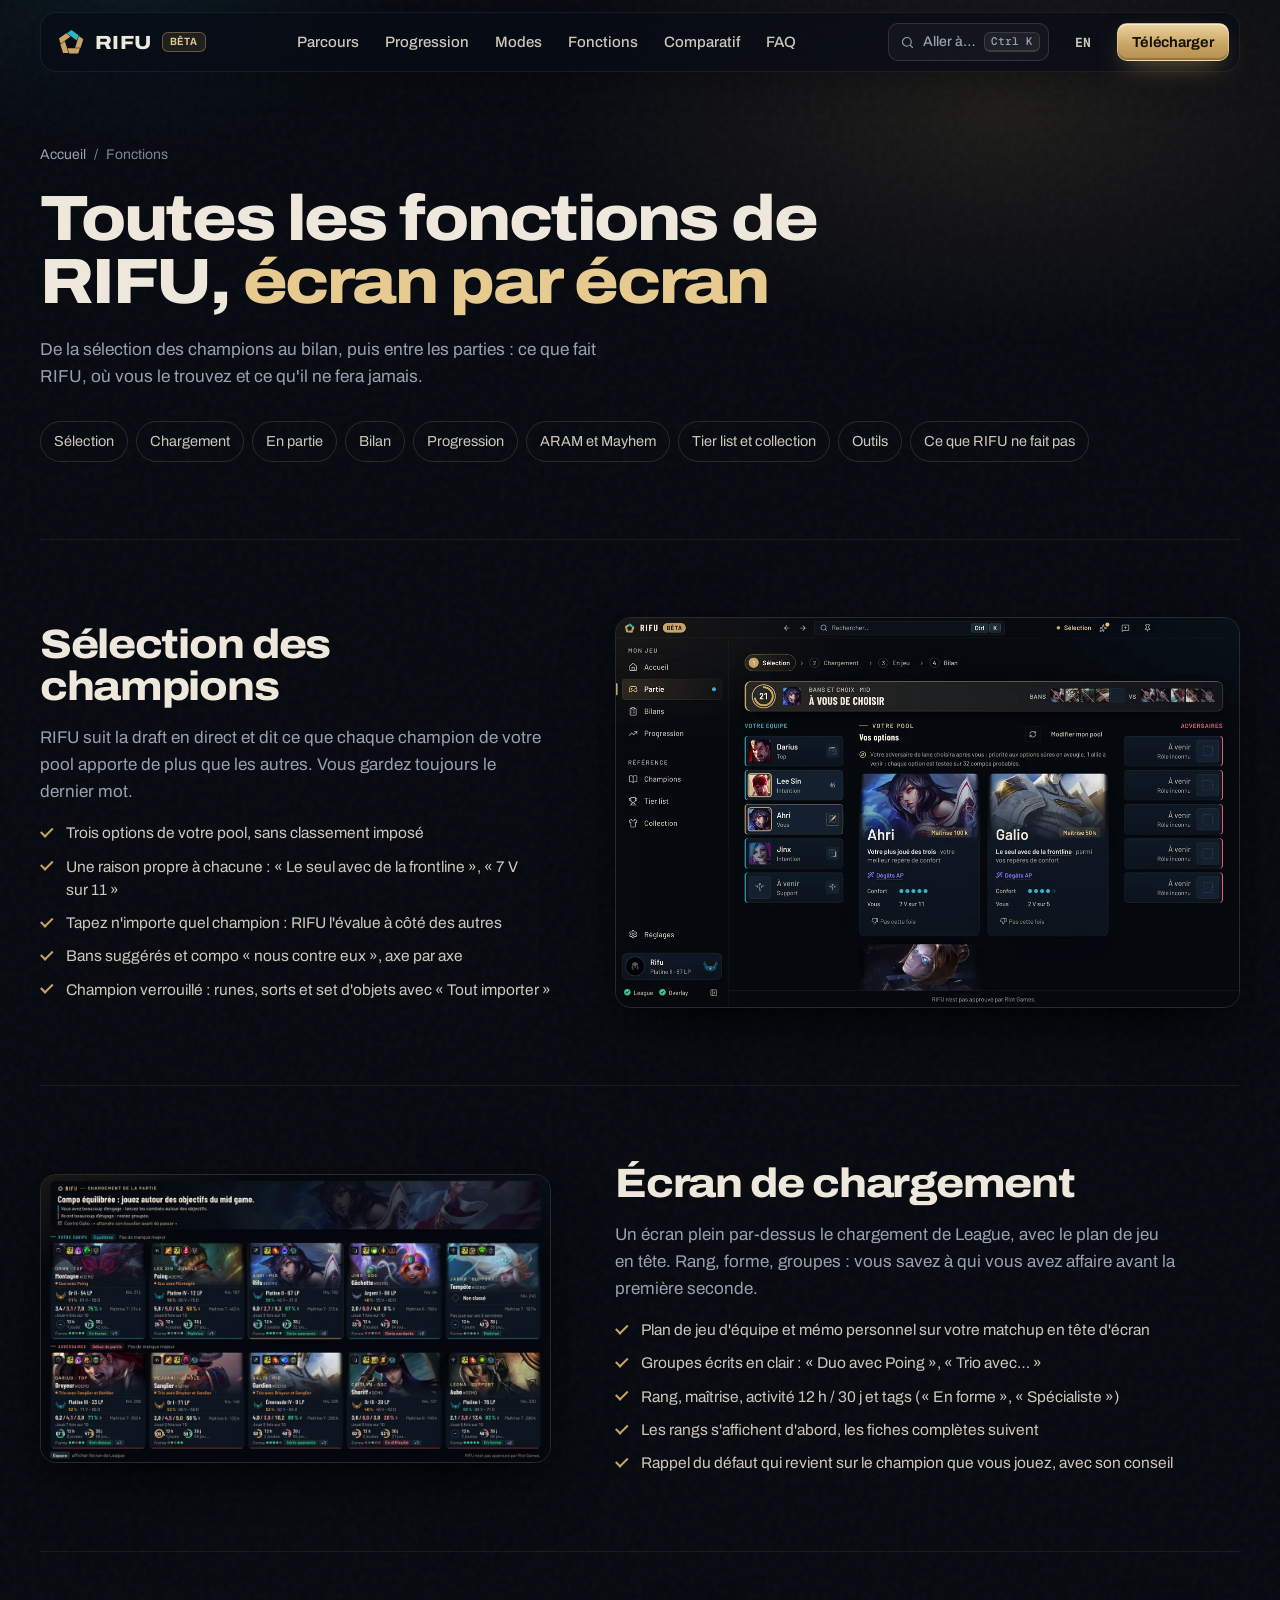
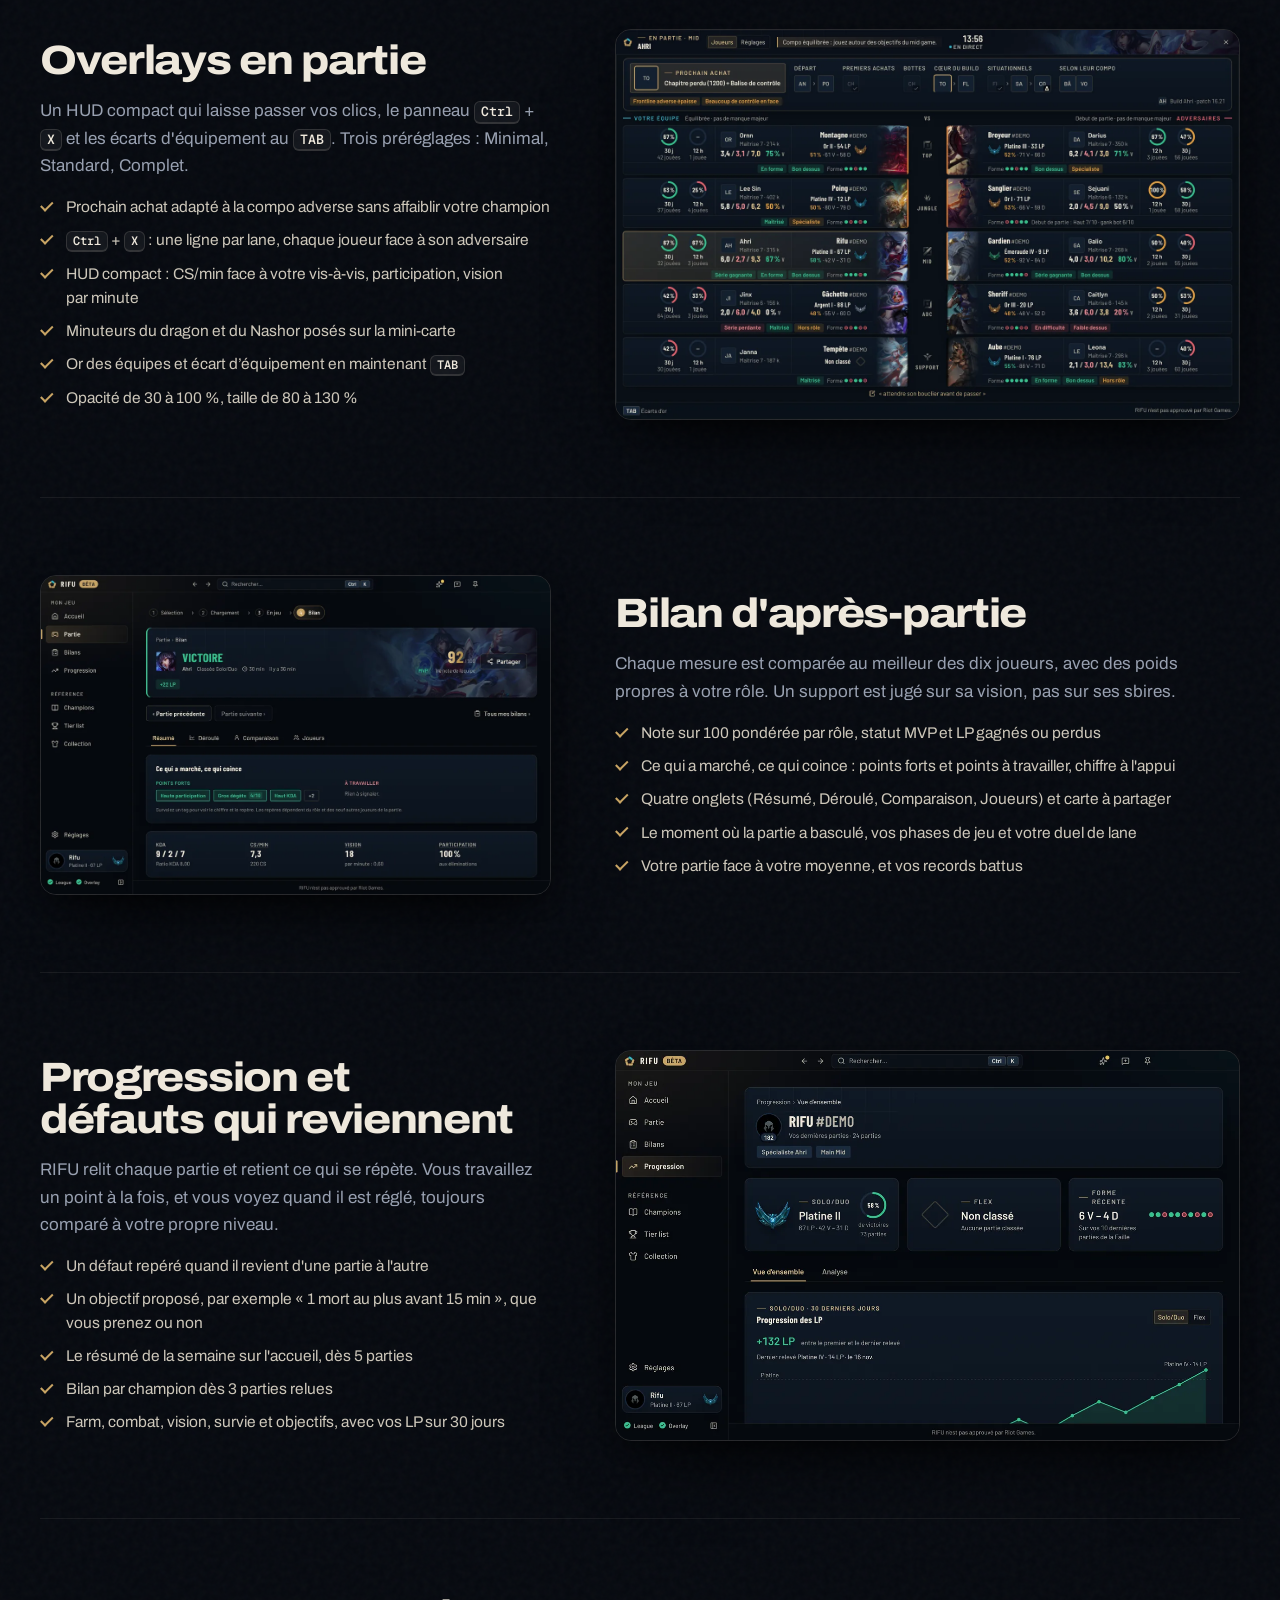
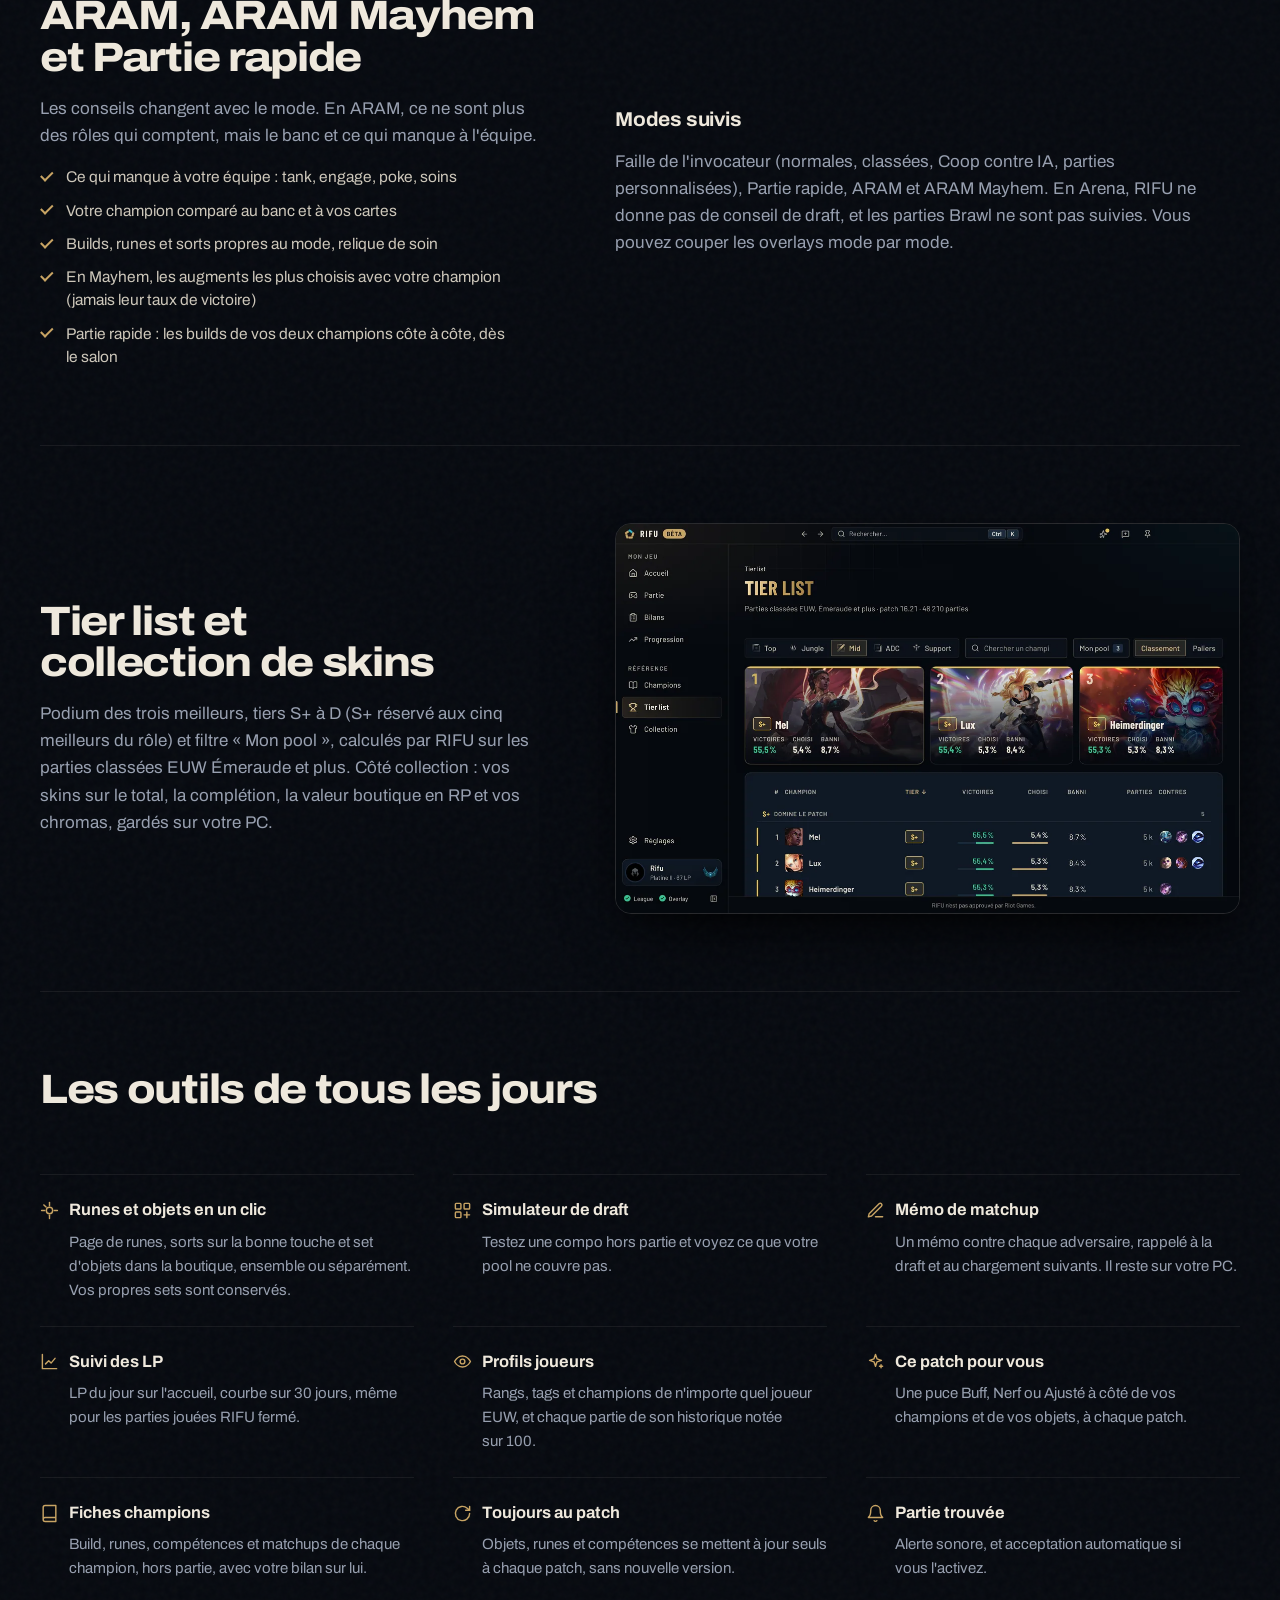
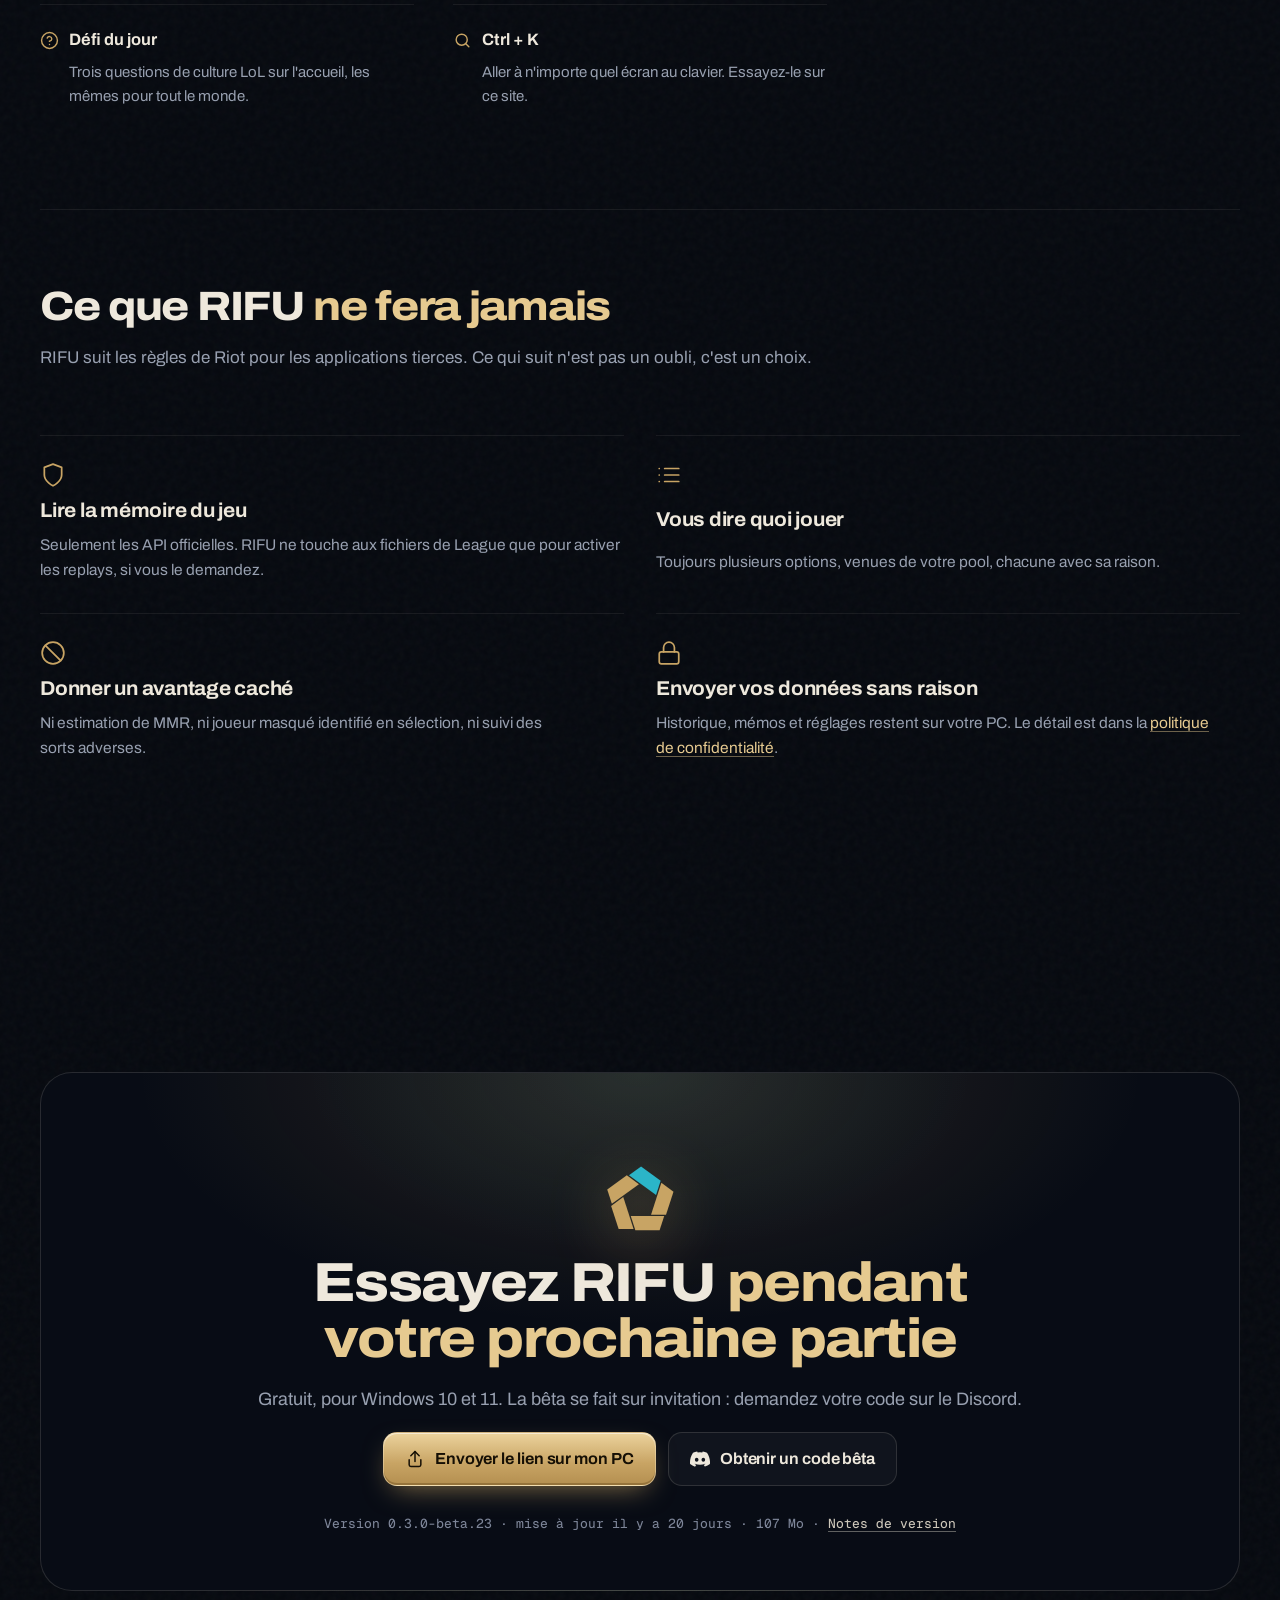
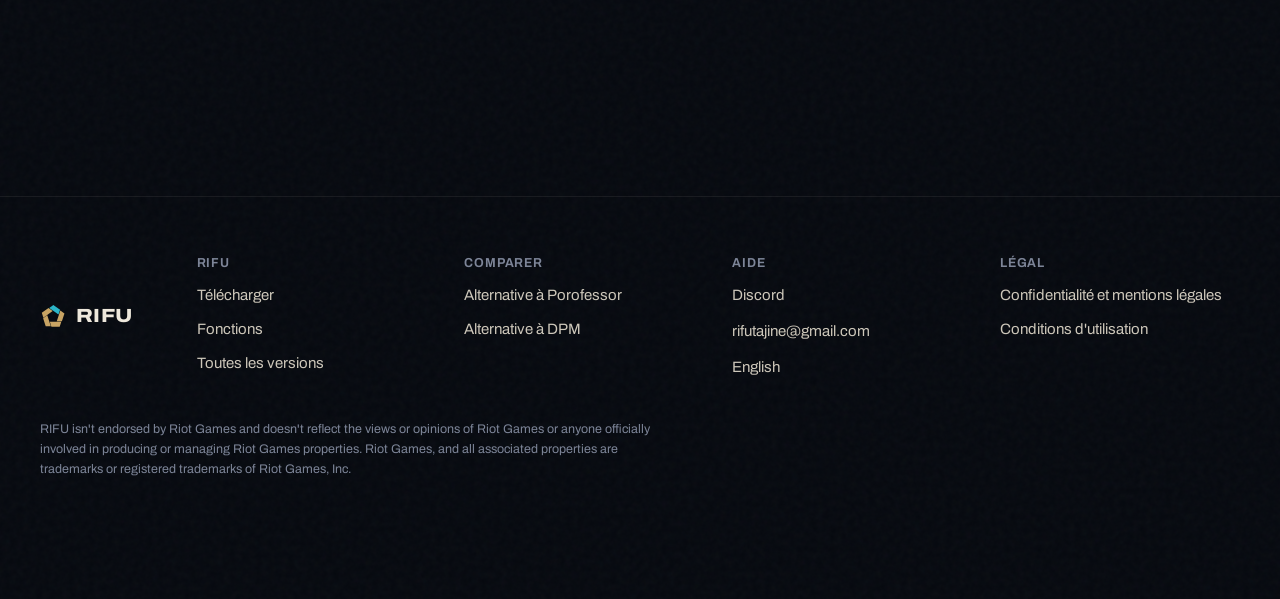
<file: docs/fonctions.html>
<!doctype html>
<html lang="fr">
<head>
  <meta charset="utf-8">
  <meta name="viewport" content="width=device-width, initial-scale=1, viewport-fit=cover">
  <title>Fonctions de RIFU : draft, chargement, overlays, bilan et LP</title>
  <meta name="description" content="Toutes les fonctions de RIFU, l'app compagnon League of Legends gratuite : draft dans votre pool, scouting, overlays, note sur 100, ARAM, tier list.">
  <meta name="robots" content="index, follow, max-image-preview:large">
  <link rel="canonical" href="https://rifutajine.github.io/rifu-releases/fonctions.html">
  <link rel="alternate" hreflang="fr" href="https://rifutajine.github.io/rifu-releases/fonctions.html">
  <link rel="alternate" hreflang="en" href="https://rifutajine.github.io/rifu-releases/en/features.html">
  <link rel="alternate" hreflang="x-default" href="https://rifutajine.github.io/rifu-releases/fonctions.html">
  <meta property="og:type" content="website">
  <meta property="og:site_name" content="RIFU">
  <meta property="og:locale" content="fr_FR">
  <meta property="og:locale:alternate" content="en_GB">
  <meta property="og:title" content="Toutes les fonctions de RIFU, écran par écran">
  <meta property="og:description" content="Toutes les fonctions de RIFU, l'app compagnon League of Legends gratuite : draft dans votre pool, scouting, overlays, note sur 100, ARAM, tier list.">
  <meta property="og:url" content="https://rifutajine.github.io/rifu-releases/fonctions.html">
  <meta property="og:image" content="https://rifutajine.github.io/rifu-releases/assets/og.jpg">
  <meta property="og:image:width" content="1200">
  <meta property="og:image:height" content="630">
  <meta name="twitter:card" content="summary_large_image">
  <meta name="twitter:title" content="Toutes les fonctions de RIFU, écran par écran">
  <meta name="twitter:description" content="Toutes les fonctions de RIFU, l'app compagnon League of Legends gratuite : draft dans votre pool, scouting, overlays, note sur 100, ARAM, tier list.">
  <meta name="twitter:image" content="https://rifutajine.github.io/rifu-releases/assets/og.jpg">
  <meta name="theme-color" content="#05080E">
  <meta name="color-scheme" content="dark">
  <link rel="manifest" href="site.webmanifest">
  <link rel="icon" href="assets/logo.svg" type="image/svg+xml">
  <link rel="icon" href="assets/favicon-32.png" sizes="32x32" type="image/png">
  <link rel="apple-touch-icon" href="assets/apple-touch-icon.png">
  <link rel="preload" href="assets/fonts/archivo-var.woff2" as="font" type="font/woff2" crossorigin>
  <link rel="stylesheet" href="assets/style.css">
  <script>document.documentElement.classList.add('js')</script>
  <script src="assets/site.js" defer></script>
  <script type="speculationrules">{"prerender":[{"where":{"href_matches":"telecharger.html*"},"eagerness":"moderate"}],"prefetch":[{"where":{"href_matches":"*.html"},"eagerness":"moderate"}]}</script>

  <script type="application/ld+json">
  {
    "@context": "https://schema.org",
    "@graph": [
      {
        "@type": "WebPage",
        "@id": "https://rifutajine.github.io/rifu-releases/fonctions.html",
        "url": "https://rifutajine.github.io/rifu-releases/fonctions.html",
        "name": "Toutes les fonctions de RIFU",
        "inLanguage": "fr-FR",
        "about": {
          "@id": "https://rifutajine.github.io/rifu-releases/#app"
        }
      },
      {
        "@type": "BreadcrumbList",
        "itemListElement": [
          {
            "@type": "ListItem",
            "position": 1,
            "name": "RIFU",
            "item": "https://rifutajine.github.io/rifu-releases/"
          },
          {
            "@type": "ListItem",
            "position": 2,
            "name": "Fonctions",
            "item": "https://rifutajine.github.io/rifu-releases/fonctions.html"
          }
        ]
      },
      {
        "@type": "SoftwareApplication",
        "@id": "https://rifutajine.github.io/rifu-releases/#app",
        "name": "RIFU",
        "applicationCategory": "GameApplication",
        "operatingSystem": "Windows 10, Windows 11",
        "isAccessibleForFree": true,
        "offers": {
          "@type": "Offer",
          "price": "0",
          "priceCurrency": "EUR"
        },
        "downloadUrl": "https://rifutajine.github.io/rifu-releases/telecharger.html"
      }
    ]
  }
  </script>
</head>
<body class="sub-page">
  <a class="skip" href="#contenu">Aller au contenu</a>
  <svg class="sprite" aria-hidden="true"><defs>
    <symbol id="i-download" viewBox="0 0 24 24"><path d="M12 3v12"/><path d="m7 10 5 5 5-5"/><path d="M5 21h14"/></symbol>
    <symbol id="i-chart" viewBox="0 0 24 24"><path d="M3 3v18h18"/><path d="m7 15 4-4 3 3 5-6"/></symbol>
    <symbol id="i-runes" viewBox="0 0 24 24"><path d="M12 2v4"/><path d="m4.9 4.9 2.8 2.8"/><path d="M2 12h4"/><circle cx="12" cy="12" r="4"/><path d="M12 18v4"/><path d="M18 12h4"/></symbol>
    <symbol id="i-eye" viewBox="0 0 24 24"><path d="M2 12s3.5-7 10-7 10 7 10 7-3.5 7-10 7S2 12 2 12Z"/><circle cx="12" cy="12" r="3"/></symbol>
    <symbol id="i-skin" viewBox="0 0 24 24"><path d="M20.4 6.6 16 4a4 4 0 0 1-8 0L3.6 6.6a1 1 0 0 0-.5 1.2l1.4 4a1 1 0 0 0 1.3.6L7 12v8a1 1 0 0 0 1 1h8a1 1 0 0 0 1-1v-8l1.2.4a1 1 0 0 0 1.3-.6l1.4-4a1 1 0 0 0-.5-1.2Z"/></symbol>
    <symbol id="i-book" viewBox="0 0 24 24"><path d="M4 19.5v-15A2.5 2.5 0 0 1 6.5 2H20v20H6.5a2.5 2.5 0 0 1 0-5H20"/></symbol>
    <symbol id="i-grid" viewBox="0 0 24 24"><rect x="3" y="3" width="7" height="7" rx="1"/><rect x="14" y="3" width="7" height="7" rx="1"/><rect x="3" y="14" width="7" height="7" rx="1"/><path d="M14 17.5h7M17.5 14v7"/></symbol>
    <symbol id="i-pen" viewBox="0 0 24 24"><path d="M12 20h9"/><path d="M16.5 3.5a2.1 2.1 0 0 1 3 3L7 19l-4 1 1-4Z"/></symbol>
    <symbol id="i-sliders" viewBox="0 0 24 24"><path d="M4 21v-7"/><path d="M4 10V3"/><path d="M12 21v-9"/><path d="M12 8V3"/><path d="M20 21v-5"/><path d="M20 12V3"/><path d="M2 14h4"/><path d="M10 8h4"/><path d="M18 16h4"/></symbol>
    <symbol id="i-refresh" viewBox="0 0 24 24"><path d="M21 12a9 9 0 1 1-3-6.7L21 8"/><path d="M21 3v5h-5"/></symbol>
    <symbol id="i-bell" viewBox="0 0 24 24"><path d="M18 8A6 6 0 0 0 6 8c0 7-3 9-3 9h18s-3-2-3-9"/><path d="M13.7 21a2 2 0 0 1-3.4 0"/></symbol>
    <symbol id="i-shield" viewBox="0 0 24 24"><path d="M12 22s8-4 8-10V5l-8-3-8 3v7c0 6 8 10 8 10Z"/></symbol>
    <symbol id="i-list" viewBox="0 0 24 24"><path d="M8 6h13M8 12h13M8 18h13M3 6h.01M3 12h.01M3 18h.01"/></symbol>
    <symbol id="i-ban" viewBox="0 0 24 24"><circle cx="12" cy="12" r="10"/><path d="m4.9 4.9 14.2 14.2"/></symbol>
    <symbol id="i-lock" viewBox="0 0 24 24"><rect x="3" y="11" width="18" height="11" rx="2"/><path d="M7 11V7a5 5 0 0 1 10 0v4"/></symbol>
    <symbol id="i-spark" viewBox="0 0 24 24"><path d="M12 3l1.9 5.6L19.5 10.5l-5.6 1.9L12 18l-1.9-5.6L4.5 10.5l5.6-1.9Z"/><path d="M19 16v4M17 18h4"/></symbol>
    <symbol id="i-quiz" viewBox="0 0 24 24"><circle cx="12" cy="12" r="10"/><path d="M9.1 9a3 3 0 0 1 5.8 1c0 2-3 3-3 3"/><path d="M12 17h.01"/></symbol>
    <symbol id="i-check" viewBox="0 0 20 20"><path d="M5 10.5 8.5 14 15 6.5"/></symbol>
    <symbol id="i-search" viewBox="0 0 24 24"><circle cx="11" cy="11" r="7"/><path d="m20 20-3.5-3.5"/></symbol>
    <symbol id="i-discord" viewBox="0 0 24 24"><path fill="currentColor" stroke="none" d="M20.32 4.37A19.8 19.8 0 0 0 15.4 2.85a.07.07 0 0 0-.08.04c-.21.38-.45.87-.61 1.25a18.3 18.3 0 0 0-5.49 0 12.6 12.6 0 0 0-.62-1.25.08.08 0 0 0-.08-.04 19.7 19.7 0 0 0-4.89 1.52.07.07 0 0 0-.03.03C.53 9.05-.32 13.58.1 18.06a.08.08 0 0 0 .03.06 19.9 19.9 0 0 0 5.99 3.03.08.08 0 0 0 .08-.03c.46-.63.87-1.3 1.23-2a.08.08 0 0 0-.04-.1 13.1 13.1 0 0 1-1.87-.9.08.08 0 0 1 0-.13l.37-.29a.07.07 0 0 1 .08-.01c3.93 1.8 8.18 1.8 12.07 0a.07.07 0 0 1 .08 0l.37.3a.08.08 0 0 1 0 .12c-.6.35-1.22.65-1.87.9a.08.08 0 0 0-.04.1c.36.7.77 1.37 1.22 2a.08.08 0 0 0 .08.03 19.8 19.8 0 0 0 6.01-3.03.08.08 0 0 0 .03-.05c.5-5.18-.84-9.67-3.55-13.66a.06.06 0 0 0-.03-.03ZM8.02 15.33c-1.18 0-2.16-1.09-2.16-2.42s.96-2.42 2.16-2.42c1.21 0 2.18 1.1 2.16 2.42 0 1.33-.96 2.42-2.16 2.42Zm7.97 0c-1.18 0-2.15-1.09-2.15-2.42s.95-2.42 2.15-2.42c1.21 0 2.18 1.1 2.16 2.42 0 1.33-.95 2.42-2.16 2.42Z"/></symbol>
    <symbol id="i-arrow" viewBox="0 0 24 24"><path d="M5 12h14"/><path d="m13 6 6 6-6 6"/></symbol>
    <symbol id="i-share" viewBox="0 0 24 24"><path d="M12 15V3"/><path d="m7 8 5-5 5 5"/><path d="M5 13v6a2 2 0 0 0 2 2h10a2 2 0 0 0 2-2v-6"/></symbol>
  </defs></svg>

  <header class="top" id="top">
    <div class="top-bar">
      <a class="brand" href="./" aria-label="RIFU, accueil">
        <img src="assets/logo.svg" alt="" width="28" height="28">
        <span>RIFU</span>
        <small class="brand-beta">Bêta</small>
      </a>
      <nav class="nav" aria-label="Sections">
        <a href="./#parcours">Parcours</a>
        <a href="./#progression">Progression</a>
        <a href="./#modes">Modes</a>
        <a href="fonctions.html">Fonctions</a>
        <a href="./#comparatif">Comparatif</a>
        <a href="./#faq">FAQ</a>
      </nav>
      <button class="cmd-btn" type="button" data-cmd-open aria-label="Navigation rapide (Ctrl + K)">
        <svg class="ico" aria-hidden="true"><use href="#i-search"/></svg>
        <span>Aller à…</span>
        <kbd>Ctrl K</kbd>
      </button>
      <a class="lang" href="en/features.html" hreflang="en" lang="en" aria-label="English version">EN</a>
      <a class="btn btn-primary btn-sm" href="telecharger.html?dl=1" data-dl data-goatcounter-click="cta-entete">Télécharger</a>
    </div>
  </header>

  <main id="contenu">
    <section class="page-hero" aria-labelledby="titre">
      <div class="wrap">
        <ol class="crumbs" aria-label="Fil d’Ariane"><li><a href="./">Accueil</a></li><li aria-current="page">Fonctions</li></ol>
        <h1 id="titre">Toutes les fonctions de RIFU, <span class="gold">écran par écran</span></h1>
        <p class="lead">De la sélection des champions au bilan, puis entre les parties : ce que fait RIFU, où vous le trouvez et ce qu'il ne fera jamais.</p>
        <nav class="toc" aria-label="Sur cette page">
          <a href="#selection">Sélection</a><a href="#chargement">Chargement</a><a href="#en-partie">En partie</a><a href="#bilan">Bilan</a><a href="#progression">Progression</a><a href="#modes">ARAM et Mayhem</a><a href="#reference">Tier list et collection</a><a href="#outils">Outils</a><a href="#regles">Ce que RIFU ne fait pas</a>
        </nav>
      </div>
    </section>
    <section style="padding-top:0">
      <div class="wrap">
        <article class="feature-block" id="selection">
          <div class="copy">
            <h2>Sélection des champions</h2>
            <p>RIFU suit la draft en direct et dit ce que chaque champion de votre pool apporte de plus que les autres. Vous gardez toujours le dernier mot.</p>
            <ul class="ticks"><li>Trois options de votre pool, sans classement imposé</li><li>Une raison propre à chacune : «&nbsp;Le seul avec de la frontline&nbsp;», «&nbsp;7&nbsp;V sur 11&nbsp;»</li><li>Tapez n'importe quel champion : RIFU l'évalue à côté des autres</li><li>Bans suggérés et compo «&nbsp;nous contre eux&nbsp;», axe par axe</li><li>Champion verrouillé : runes, sorts et set d'objets avec «&nbsp;Tout importer&nbsp;»</li></ul>
          </div>
          <a class="page-shot zoom" href="assets/captures/selection.webp"><img src="assets/captures/selection-1x.webp" srcset="assets/captures/selection-1x.webp 1240w, assets/captures/selection.webp 2480w" sizes="(max-width: 900px) 100vw, 640px" width="2480" height="1550" loading="lazy" alt="Sélection des champions dans RIFU : votre équipe, les adversaires et les options de votre pool, chacune avec ce qu'elle apporte de plus."></a>
        </article>
        <article class="feature-block" id="chargement">
          <div class="copy">
            <h2>Écran de chargement</h2>
            <p>Un écran plein par-dessus le chargement de League, avec le plan de jeu en tête. Rang, forme, groupes : vous savez à qui vous avez affaire avant la première seconde.</p>
            <ul class="ticks"><li>Plan de jeu d'équipe et mémo personnel sur votre matchup en tête d'écran</li><li>Groupes écrits en clair : «&nbsp;Duo avec Poing&nbsp;», «&nbsp;Trio avec…&nbsp;»</li><li>Rang, maîtrise, activité 12&nbsp;h / 30&nbsp;j et tags («&nbsp;En forme&nbsp;», «&nbsp;Spécialiste&nbsp;»)</li><li>Les rangs s'affichent d'abord, les fiches complètes suivent</li><li>Rappel du défaut qui revient sur le champion que vous jouez, avec son conseil</li></ul>
          </div>
          <a class="page-shot zoom" href="assets/captures/chargement.webp"><img src="assets/captures/chargement-1x.webp" srcset="assets/captures/chargement-1x.webp 1280w, assets/captures/chargement.webp 2560w" sizes="(max-width: 900px) 100vw, 640px" width="2560" height="1440" loading="lazy" alt="Écran de chargement plein écran de RIFU : le plan de jeu en tête, puis les dix joueurs avec leur rang, leurs tags, leur forme et leur groupe."></a>
        </article>
        <article class="feature-block" id="en-partie">
          <div class="copy">
            <h2>Overlays en partie</h2>
            <p>Un HUD compact qui laisse passer vos clics, le panneau <kbd>Ctrl</kbd> + <kbd>X</kbd> et les écarts d'équipement au <kbd>TAB</kbd>. Trois préréglages : Minimal, Standard, Complet.</p>
            <ul class="ticks"><li>Prochain achat adapté à la compo adverse sans affaiblir votre champion</li><li><kbd>Ctrl</kbd> + <kbd>X</kbd> : une ligne par lane, chaque joueur face à son adversaire</li><li>HUD compact : CS/min face à votre vis-à-vis, participation, vision par minute</li><li>Minuteurs du dragon et du Nashor posés sur la mini-carte</li><li>Or des équipes et écart d’équipement en maintenant <kbd>TAB</kbd></li><li>Opacité de 30 à 100 %, taille de 80 à 130 %</li></ul>
          </div>
          <a class="page-shot zoom" href="assets/captures/panneau.webp"><img src="assets/captures/panneau-1x.webp" srcset="assets/captures/panneau-1x.webp 1440w, assets/captures/panneau.webp 2880w" sizes="(max-width: 900px) 100vw, 640px" width="2880" height="1800" loading="lazy" alt="Panneau Ctrl + X en partie : le prochain achat et les étapes du build en haut, puis une ligne par lane avec chaque joueur face à son adversaire."></a>
        </article>
        <article class="feature-block" id="bilan">
          <div class="copy">
            <h2>Bilan d'après-partie</h2>
            <p>Chaque mesure est comparée au meilleur des dix joueurs, avec des poids propres à votre rôle. Un support est jugé sur sa vision, pas sur ses sbires.</p>
            <ul class="ticks"><li>Note sur 100 pondérée par rôle, statut MVP et LP gagnés ou perdus</li><li>Ce qui a marché, ce qui coince : points forts et points à travailler, chiffre à l'appui</li><li>Quatre onglets (Résumé, Déroulé, Comparaison, Joueurs) et carte à partager</li><li>Le moment où la partie a basculé, vos phases de jeu et votre duel de lane</li><li>Votre partie face à votre moyenne, et vos records battus</li></ul>
          </div>
          <a class="page-shot zoom" href="assets/captures/bilan.webp"><img src="assets/captures/bilan-1x.webp" srcset="assets/captures/bilan-1x.webp 1240w, assets/captures/bilan.webp 2480w" sizes="(max-width: 900px) 100vw, 640px" width="2480" height="1550" loading="lazy" alt="Bilan de fin de partie, onglet Résumé : victoire, note de 92 sur 100, LP gagnés, points forts et chiffres clés."></a>
        </article>
        <article class="feature-block" id="progression">
          <div class="copy">
            <h2>Progression et défauts qui reviennent</h2>
            <p>RIFU relit chaque partie et retient ce qui se répète. Vous travaillez un point à la fois, et vous voyez quand il est réglé, toujours comparé à votre propre niveau.</p>
            <ul class="ticks"><li>Un défaut repéré quand il revient d'une partie à l'autre</li><li>Un objectif proposé, par exemple «&nbsp;1 mort au plus avant 15 min&nbsp;», que vous prenez ou non</li><li>Le résumé de la semaine sur l'accueil, dès 5 parties</li><li>Bilan par champion dès 3 parties relues</li><li>Farm, combat, vision, survie et objectifs, avec vos LP sur 30 jours</li></ul>
          </div>
          <a class="page-shot zoom" href="assets/captures/progression.webp"><img src="assets/captures/progression-1x.webp" srcset="assets/captures/progression-1x.webp 1240w, assets/captures/progression.webp 2480w" sizes="(max-width: 900px) 100vw, 640px" width="2480" height="1550" loading="lazy" alt="Page Progression de RIFU : rang, forme récente et courbe des LP sur 30 jours."></a>
        </article>
        <article class="feature-block" id="modes">
          <div class="copy">
            <h2>ARAM, ARAM Mayhem et Partie rapide</h2>
            <p>Les conseils changent avec le mode. En ARAM, ce ne sont plus des rôles qui comptent, mais le banc et ce qui manque à l'équipe.</p>
            <ul class="ticks"><li>Ce qui manque à votre équipe : tank, engage, poke, soins</li><li>Votre champion comparé au banc et à vos cartes</li><li>Builds, runes et sorts propres au mode, relique de soin</li><li>En Mayhem, les augments les plus choisis avec votre champion (jamais leur taux de victoire)</li><li>Partie rapide : les builds de vos deux champions côte à côte, dès le salon</li></ul>
          </div>
          <div class="copy">
            <h3>Modes suivis</h3>
            <p>Faille de l'invocateur (normales, classées, Coop contre IA, parties personnalisées), Partie rapide, ARAM et ARAM Mayhem. En Arena, RIFU ne donne pas de conseil de draft, et les parties Brawl ne sont pas suivies. Vous pouvez couper les overlays mode par mode.</p>
          </div>
        </article>
        <article class="feature-block" id="reference">
          <div class="copy">
            <h2>Tier list et collection de skins</h2>
            <p>Podium des trois meilleurs, tiers S+ à D (S+ réservé aux cinq meilleurs du rôle) et filtre «&nbsp;Mon pool&nbsp;», calculés par RIFU sur les parties classées EUW Émeraude et plus. Côté collection : vos skins sur le total, la complétion, la valeur boutique en RP et vos chromas, gardés sur votre PC.</p>
          </div>
          <a class="page-shot zoom" href="assets/captures/tier-list.webp"><img src="assets/captures/tier-list-1x.webp" srcset="assets/captures/tier-list-1x.webp 1240w, assets/captures/tier-list.webp 2480w" sizes="(max-width: 900px) 100vw, 640px" width="2480" height="1550" loading="lazy" alt="Tier list RIFU du mid : podium des trois meilleurs, puis le classement par palier avec victoires, choix et bannissements."></a>
        </article>
        <article class="feature-block" id="outils" style="grid-template-columns:1fr">
          <div class="copy"><h2>Les outils de tous les jours</h2></div>
          <dl class="toolindex">
            <div><dt><svg class="ico" aria-hidden="true"><use href="#i-runes"/></svg>Runes et objets en un clic</dt><dd>Page de runes, sorts sur la bonne touche et set d'objets dans la boutique, ensemble ou séparément. Vos propres sets sont conservés.</dd></div>
            <div><dt><svg class="ico" aria-hidden="true"><use href="#i-grid"/></svg>Simulateur de draft</dt><dd>Testez une compo hors partie et voyez ce que votre pool ne couvre pas.</dd></div>
            <div><dt><svg class="ico" aria-hidden="true"><use href="#i-pen"/></svg>Mémo de matchup</dt><dd>Un mémo contre chaque adversaire, rappelé à la draft et au chargement suivants. Il reste sur votre PC.</dd></div>
            <div><dt><svg class="ico" aria-hidden="true"><use href="#i-chart"/></svg>Suivi des LP</dt><dd>LP du jour sur l'accueil, courbe sur 30 jours, même pour les parties jouées RIFU fermé.</dd></div>
            <div><dt><svg class="ico" aria-hidden="true"><use href="#i-eye"/></svg>Profils joueurs</dt><dd>Rangs, tags et champions de n'importe quel joueur EUW, et chaque partie de son historique notée sur 100.</dd></div>
            <div><dt><svg class="ico" aria-hidden="true"><use href="#i-spark"/></svg>Ce patch pour vous</dt><dd>Une puce Buff, Nerf ou Ajusté à côté de vos champions et de vos objets, à chaque patch.</dd></div>
            <div><dt><svg class="ico" aria-hidden="true"><use href="#i-book"/></svg>Fiches champions</dt><dd>Build, runes, compétences et matchups de chaque champion, hors partie, avec votre bilan sur lui.</dd></div>
            <div><dt><svg class="ico" aria-hidden="true"><use href="#i-refresh"/></svg>Toujours au patch</dt><dd>Objets, runes et compétences se mettent à jour seuls à chaque patch, sans nouvelle version.</dd></div>
            <div><dt><svg class="ico" aria-hidden="true"><use href="#i-bell"/></svg>Partie trouvée</dt><dd>Alerte sonore, et acceptation automatique si vous l'activez.</dd></div>
            <div><dt><svg class="ico" aria-hidden="true"><use href="#i-quiz"/></svg>Défi du jour</dt><dd>Trois questions de culture LoL sur l'accueil, les mêmes pour tout le monde.</dd></div>
            <div><dt><svg class="ico" aria-hidden="true"><use href="#i-search"/></svg>Ctrl + K</dt><dd>Aller à n'importe quel écran au clavier. Essayez-le sur ce site.</dd></div>
          </dl>
        </article>
        <article class="feature-block" id="regles" style="grid-template-columns:1fr">
          <div class="copy">
            <h2>Ce que RIFU <span class="gold">ne fera jamais</span></h2>
            <p>RIFU suit les règles de Riot pour les applications tierces. Ce qui suit n'est pas un oubli, c'est un choix.</p>
          </div>
          <ul class="rules-list">
            <li><svg class="ico" aria-hidden="true"><use href="#i-shield"/></svg><h3>Lire la mémoire du jeu</h3><p>Seulement les API officielles. RIFU ne touche aux fichiers de League que pour activer les replays, si vous le demandez.</p></li>
            <li><svg class="ico" aria-hidden="true"><use href="#i-list"/></svg><h3>Vous dire quoi jouer</h3><p>Toujours plusieurs options, venues de votre pool, chacune avec sa raison.</p></li>
            <li><svg class="ico" aria-hidden="true"><use href="#i-ban"/></svg><h3>Donner un avantage caché</h3><p>Ni estimation de MMR, ni joueur masqué identifié en sélection, ni suivi des sorts adverses.</p></li>
            <li><svg class="ico" aria-hidden="true"><use href="#i-lock"/></svg><h3>Envoyer vos données sans raison</h3><p>Historique, mémos et réglages restent sur votre PC. Le détail est dans la <a href="confidentialite.html">politique de confidentialité</a>.</p></li>
          </ul>
        </article>
      </div>
    </section>

    <section class="launch">
      <div class="wrap">
        <div class="launch-card">
          <svg class="launch-penta" viewBox="0 0 64 64" aria-hidden="true"><path d="M4.4 24 20.9 12.1 31.1 19.5 8.3 36Z"/><path d="M14 57.2 7.7 37.8 17.9 30.4 26.6 57.2Z"/><path class="you" d="M32.9 4.7 49.4 16.6 45.5 28.6 22.7 12.1Z"/><path d="M48.5 58.3 28.1 58.3 24.2 46.3 52.4 46.3Z"/><path d="M60.2 25.8 53.9 45.2 41.3 45.2 50 18.4Z"/></svg>
          <h2>Essayez RIFU <span class="gold">pendant votre prochaine partie</span></h2>
          <p class="launch-lead">Gratuit, pour Windows 10 et 11. La bêta se fait sur invitation : demandez votre code sur le Discord.</p>
          <div class="cta-row">
            <a class="btn btn-primary btn-lg" href="telecharger.html?dl=1" data-dl data-goatcounter-click="cta-page"><svg class="ico" aria-hidden="true"><use href="#i-download"/></svg><span data-dl-label>Télécharger pour Windows</span></a>
            <a class="btn btn-ghost btn-lg" data-discord href="#" data-goatcounter-click="cta-page-discord"><svg class="ico" aria-hidden="true"><use href="#i-discord"/></svg>Obtenir un code bêta</a>
          </div>
          <p class="dl-meta" data-download-meta></p>
        </div>
      </div>
    </section>
  </main>

  <footer class="foot">
    <div class="wrap foot-grid">
      <a class="brand" href="./"><img src="assets/logo.svg" alt="" width="26" height="26"><span>RIFU</span></a>
      <nav class="foot-links" aria-label="Pied de page">
        <div><b>RIFU</b><a href="telecharger.html">Télécharger</a><a href="fonctions.html">Fonctions</a><a href="https://github.com/Rifutajine/rifu-releases/releases">Toutes les versions</a></div>
        <div><b>Comparer</b><a href="alternative-porofessor.html">Alternative à Porofessor</a><a href="alternative-dpm.html">Alternative à DPM</a></div>
        <div><b>Aide</b><a data-discord href="#">Discord</a><span data-contact><a href="#">Contact</a></span><a href="en/features.html" hreflang="en" lang="en">English</a></div>
        <div><b>Légal</b><a href="confidentialite.html">Confidentialité et mentions légales</a><a href="conditions.html">Conditions d'utilisation</a></div>
      </nav>
      <p class="legal" lang="en">RIFU isn't endorsed by Riot Games and doesn't reflect the views or opinions of Riot Games or anyone officially involved in producing or managing Riot Games properties. Riot Games, and all associated properties are trademarks or registered trademarks of Riot Games, Inc.</p>
    </div>
  </footer>
</body>
</html>
</file>
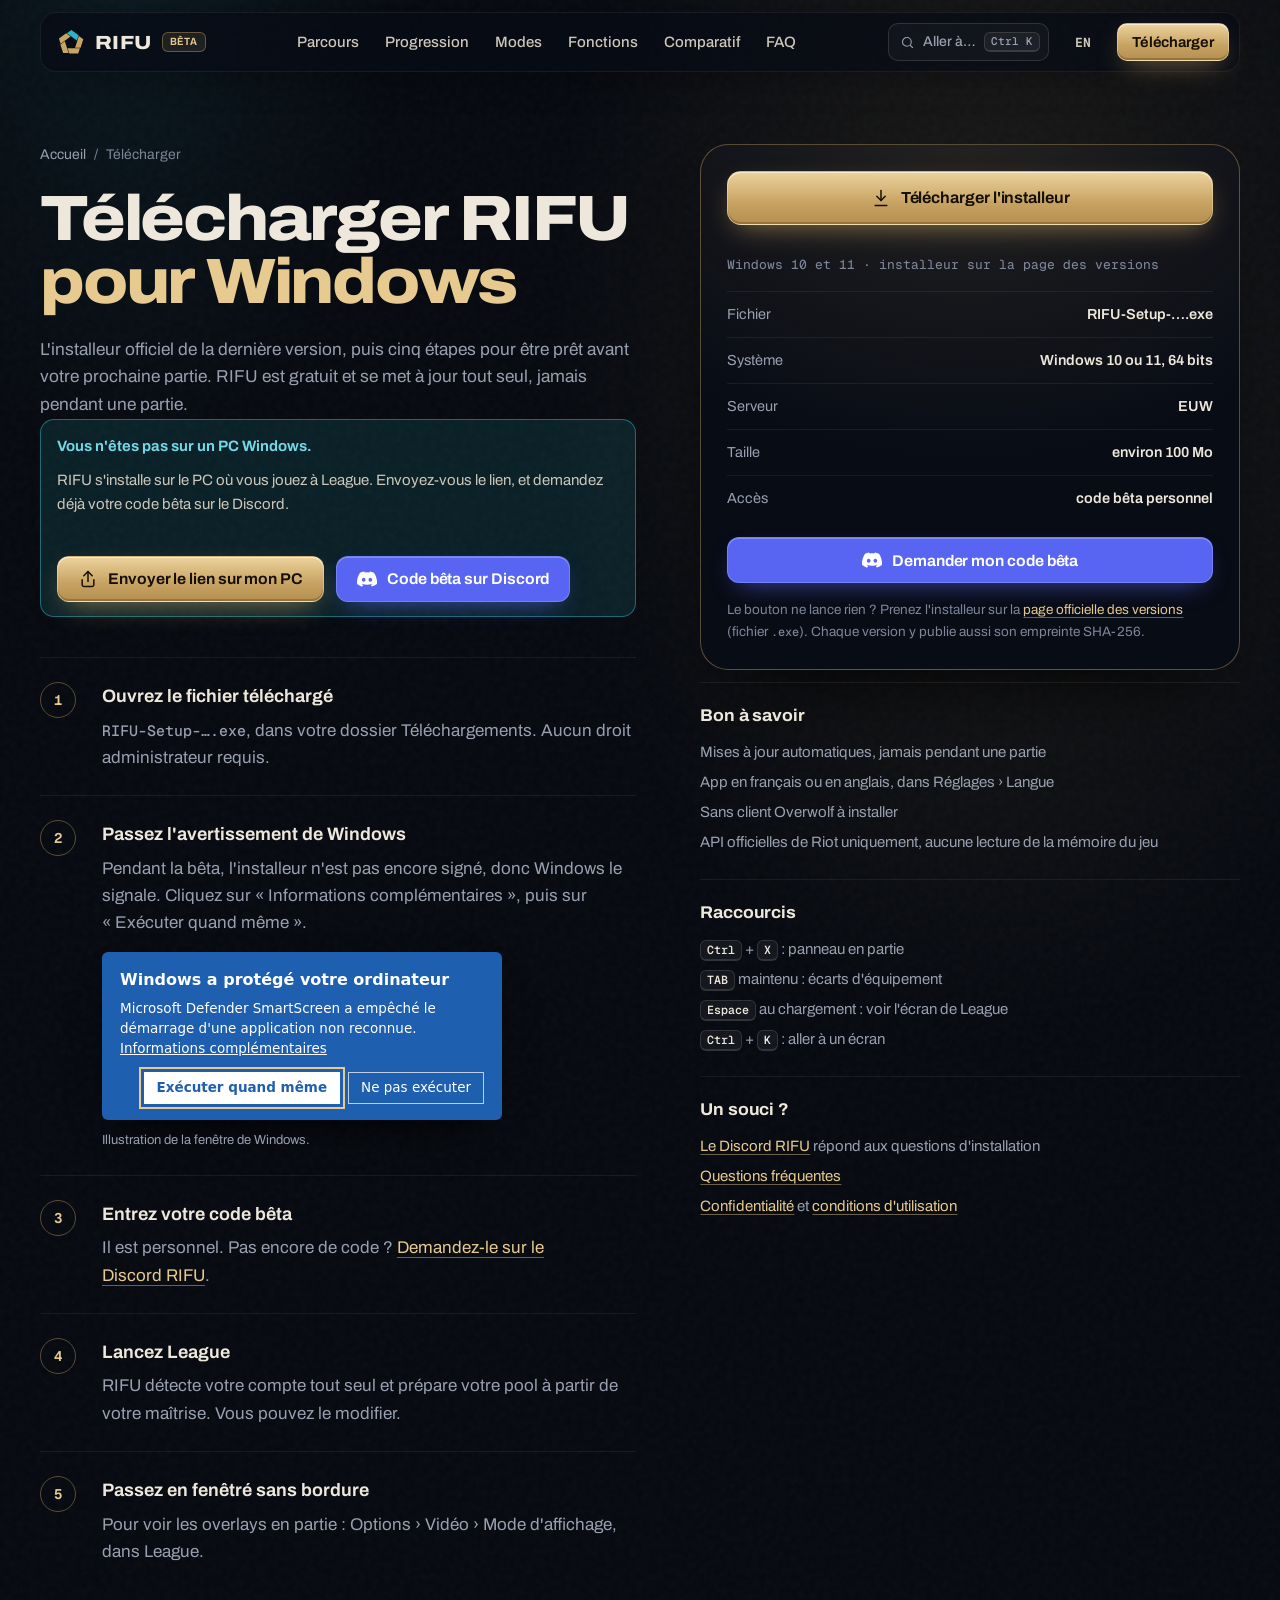
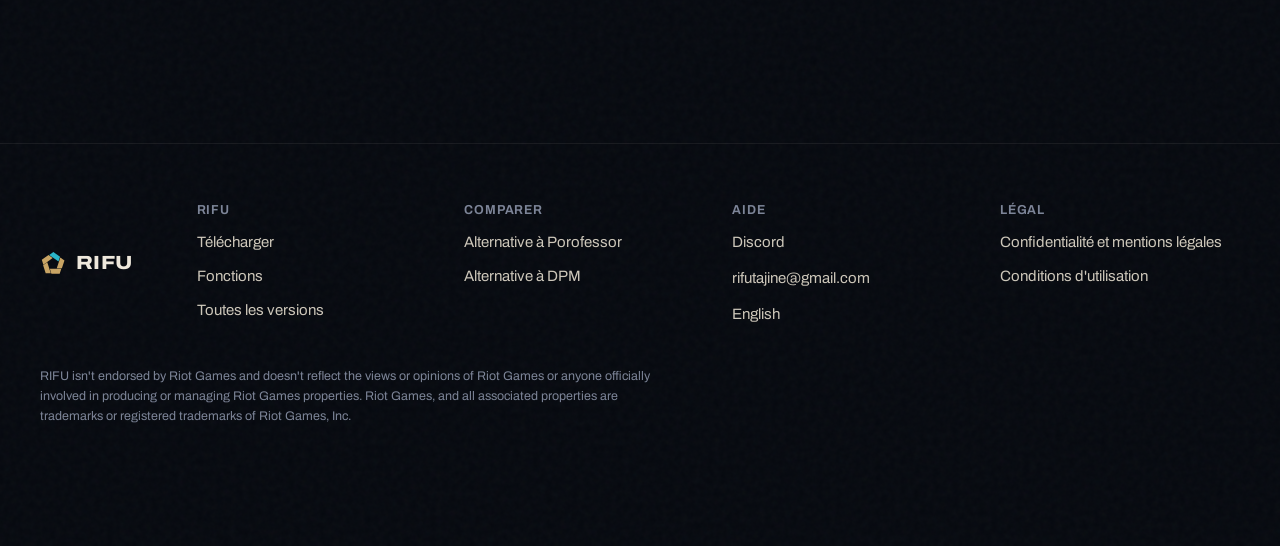
<file: docs/telecharger.html>
<!doctype html>
<html lang="fr">
<head>
  <meta charset="utf-8">
  <meta name="viewport" content="width=device-width, initial-scale=1, viewport-fit=cover">
  <title>Télécharger RIFU pour Windows · App League of Legends gratuite</title>
  <meta name="description" content="Téléchargez RIFU, l'app compagnon League of Legends gratuite pour Windows 10 et 11 : installeur officiel, étapes d'installation et code bêta.">
  <meta name="robots" content="index, follow, max-image-preview:large">
  <link rel="canonical" href="https://rifutajine.github.io/rifu-releases/telecharger.html">
  <link rel="alternate" hreflang="fr" href="https://rifutajine.github.io/rifu-releases/telecharger.html">
  <link rel="alternate" hreflang="en" href="https://rifutajine.github.io/rifu-releases/en/download.html">
  <link rel="alternate" hreflang="x-default" href="https://rifutajine.github.io/rifu-releases/telecharger.html">
  <meta property="og:type" content="website">
  <meta property="og:site_name" content="RIFU">
  <meta property="og:locale" content="fr_FR">
  <meta property="og:locale:alternate" content="en_GB">
  <meta property="og:title" content="Télécharger RIFU pour Windows">
  <meta property="og:description" content="Téléchargez RIFU, l'app compagnon League of Legends gratuite pour Windows 10 et 11 : installeur officiel, étapes d'installation et code bêta.">
  <meta property="og:url" content="https://rifutajine.github.io/rifu-releases/telecharger.html">
  <meta property="og:image" content="https://rifutajine.github.io/rifu-releases/assets/og.jpg">
  <meta property="og:image:width" content="1200">
  <meta property="og:image:height" content="630">
  <meta name="twitter:card" content="summary_large_image">
  <meta name="twitter:title" content="Télécharger RIFU pour Windows">
  <meta name="twitter:description" content="Téléchargez RIFU, l'app compagnon League of Legends gratuite pour Windows 10 et 11 : installeur officiel, étapes d'installation et code bêta.">
  <meta name="twitter:image" content="https://rifutajine.github.io/rifu-releases/assets/og.jpg">
  <meta name="theme-color" content="#05080E">
  <meta name="color-scheme" content="dark">
  <link rel="manifest" href="site.webmanifest">
  <link rel="icon" href="assets/logo.svg" type="image/svg+xml">
  <link rel="icon" href="assets/favicon-32.png" sizes="32x32" type="image/png">
  <link rel="apple-touch-icon" href="assets/apple-touch-icon.png">
  <link rel="preload" href="assets/fonts/archivo-var.woff2" as="font" type="font/woff2" crossorigin>
  <link rel="stylesheet" href="assets/style.css">
  <script>document.documentElement.classList.add('js')</script>
  <script src="assets/site.js" defer></script>
  <script type="speculationrules">{"prerender":[{"where":{"href_matches":"telecharger.html*"},"eagerness":"moderate"}],"prefetch":[{"where":{"href_matches":"*.html"},"eagerness":"moderate"}]}</script>

  <script type="application/ld+json">
  {
    "@context": "https://schema.org",
    "@graph": [
      {
        "@type": "WebPage",
        "@id": "https://rifutajine.github.io/rifu-releases/telecharger.html",
        "url": "https://rifutajine.github.io/rifu-releases/telecharger.html",
        "name": "Télécharger RIFU pour Windows",
        "inLanguage": "fr-FR",
        "about": {
          "@id": "https://rifutajine.github.io/rifu-releases/#app"
        }
      },
      {
        "@type": "BreadcrumbList",
        "itemListElement": [
          {
            "@type": "ListItem",
            "position": 1,
            "name": "RIFU",
            "item": "https://rifutajine.github.io/rifu-releases/"
          },
          {
            "@type": "ListItem",
            "position": 2,
            "name": "Télécharger",
            "item": "https://rifutajine.github.io/rifu-releases/telecharger.html"
          }
        ]
      },
      {
        "@type": "HowTo",
        "name": "Installer RIFU sur Windows",
        "totalTime": "PT2M",
        "step": [
          {
            "@type": "HowToStep",
            "name": "Ouvrez le fichier téléchargé",
            "text": "RIFU-Setup-….exe, dans votre dossier Téléchargements. Aucun droit administrateur requis."
          },
          {
            "@type": "HowToStep",
            "name": "Passez l'avertissement de Windows",
            "text": "Cliquez sur « Informations complémentaires », puis sur « Exécuter quand même » : l'installeur de la bêta n'est pas encore signé."
          },
          {
            "@type": "HowToStep",
            "name": "Entrez votre code bêta",
            "text": "Il est personnel ; demandez-le sur le Discord RIFU."
          },
          {
            "@type": "HowToStep",
            "name": "Lancez League",
            "text": "RIFU détecte votre compte et prépare votre pool à partir de votre maîtrise."
          },
          {
            "@type": "HowToStep",
            "name": "Passez en fenêtré sans bordure",
            "text": "Pour voir les overlays : Options › Vidéo › Mode d'affichage, dans League."
          }
        ]
      }
    ]
  }
  </script>
</head>
<body class="sub-page dl-page">
  <a class="skip" href="#contenu">Aller au contenu</a>
  <svg class="sprite" aria-hidden="true"><defs>
    <symbol id="i-download" viewBox="0 0 24 24"><path d="M12 3v12"/><path d="m7 10 5 5 5-5"/><path d="M5 21h14"/></symbol>
    <symbol id="i-chart" viewBox="0 0 24 24"><path d="M3 3v18h18"/><path d="m7 15 4-4 3 3 5-6"/></symbol>
    <symbol id="i-runes" viewBox="0 0 24 24"><path d="M12 2v4"/><path d="m4.9 4.9 2.8 2.8"/><path d="M2 12h4"/><circle cx="12" cy="12" r="4"/><path d="M12 18v4"/><path d="M18 12h4"/></symbol>
    <symbol id="i-eye" viewBox="0 0 24 24"><path d="M2 12s3.5-7 10-7 10 7 10 7-3.5 7-10 7S2 12 2 12Z"/><circle cx="12" cy="12" r="3"/></symbol>
    <symbol id="i-skin" viewBox="0 0 24 24"><path d="M20.4 6.6 16 4a4 4 0 0 1-8 0L3.6 6.6a1 1 0 0 0-.5 1.2l1.4 4a1 1 0 0 0 1.3.6L7 12v8a1 1 0 0 0 1 1h8a1 1 0 0 0 1-1v-8l1.2.4a1 1 0 0 0 1.3-.6l1.4-4a1 1 0 0 0-.5-1.2Z"/></symbol>
    <symbol id="i-book" viewBox="0 0 24 24"><path d="M4 19.5v-15A2.5 2.5 0 0 1 6.5 2H20v20H6.5a2.5 2.5 0 0 1 0-5H20"/></symbol>
    <symbol id="i-grid" viewBox="0 0 24 24"><rect x="3" y="3" width="7" height="7" rx="1"/><rect x="14" y="3" width="7" height="7" rx="1"/><rect x="3" y="14" width="7" height="7" rx="1"/><path d="M14 17.5h7M17.5 14v7"/></symbol>
    <symbol id="i-pen" viewBox="0 0 24 24"><path d="M12 20h9"/><path d="M16.5 3.5a2.1 2.1 0 0 1 3 3L7 19l-4 1 1-4Z"/></symbol>
    <symbol id="i-sliders" viewBox="0 0 24 24"><path d="M4 21v-7"/><path d="M4 10V3"/><path d="M12 21v-9"/><path d="M12 8V3"/><path d="M20 21v-5"/><path d="M20 12V3"/><path d="M2 14h4"/><path d="M10 8h4"/><path d="M18 16h4"/></symbol>
    <symbol id="i-refresh" viewBox="0 0 24 24"><path d="M21 12a9 9 0 1 1-3-6.7L21 8"/><path d="M21 3v5h-5"/></symbol>
    <symbol id="i-bell" viewBox="0 0 24 24"><path d="M18 8A6 6 0 0 0 6 8c0 7-3 9-3 9h18s-3-2-3-9"/><path d="M13.7 21a2 2 0 0 1-3.4 0"/></symbol>
    <symbol id="i-shield" viewBox="0 0 24 24"><path d="M12 22s8-4 8-10V5l-8-3-8 3v7c0 6 8 10 8 10Z"/></symbol>
    <symbol id="i-list" viewBox="0 0 24 24"><path d="M8 6h13M8 12h13M8 18h13M3 6h.01M3 12h.01M3 18h.01"/></symbol>
    <symbol id="i-ban" viewBox="0 0 24 24"><circle cx="12" cy="12" r="10"/><path d="m4.9 4.9 14.2 14.2"/></symbol>
    <symbol id="i-lock" viewBox="0 0 24 24"><rect x="3" y="11" width="18" height="11" rx="2"/><path d="M7 11V7a5 5 0 0 1 10 0v4"/></symbol>
    <symbol id="i-spark" viewBox="0 0 24 24"><path d="M12 3l1.9 5.6L19.5 10.5l-5.6 1.9L12 18l-1.9-5.6L4.5 10.5l5.6-1.9Z"/><path d="M19 16v4M17 18h4"/></symbol>
    <symbol id="i-quiz" viewBox="0 0 24 24"><circle cx="12" cy="12" r="10"/><path d="M9.1 9a3 3 0 0 1 5.8 1c0 2-3 3-3 3"/><path d="M12 17h.01"/></symbol>
    <symbol id="i-check" viewBox="0 0 20 20"><path d="M5 10.5 8.5 14 15 6.5"/></symbol>
    <symbol id="i-search" viewBox="0 0 24 24"><circle cx="11" cy="11" r="7"/><path d="m20 20-3.5-3.5"/></symbol>
    <symbol id="i-discord" viewBox="0 0 24 24"><path fill="currentColor" stroke="none" d="M20.32 4.37A19.8 19.8 0 0 0 15.4 2.85a.07.07 0 0 0-.08.04c-.21.38-.45.87-.61 1.25a18.3 18.3 0 0 0-5.49 0 12.6 12.6 0 0 0-.62-1.25.08.08 0 0 0-.08-.04 19.7 19.7 0 0 0-4.89 1.52.07.07 0 0 0-.03.03C.53 9.05-.32 13.58.1 18.06a.08.08 0 0 0 .03.06 19.9 19.9 0 0 0 5.99 3.03.08.08 0 0 0 .08-.03c.46-.63.87-1.3 1.23-2a.08.08 0 0 0-.04-.1 13.1 13.1 0 0 1-1.87-.9.08.08 0 0 1 0-.13l.37-.29a.07.07 0 0 1 .08-.01c3.93 1.8 8.18 1.8 12.07 0a.07.07 0 0 1 .08 0l.37.3a.08.08 0 0 1 0 .12c-.6.35-1.22.65-1.87.9a.08.08 0 0 0-.04.1c.36.7.77 1.37 1.22 2a.08.08 0 0 0 .08.03 19.8 19.8 0 0 0 6.01-3.03.08.08 0 0 0 .03-.05c.5-5.18-.84-9.67-3.55-13.66a.06.06 0 0 0-.03-.03ZM8.02 15.33c-1.18 0-2.16-1.09-2.16-2.42s.96-2.42 2.16-2.42c1.21 0 2.18 1.1 2.16 2.42 0 1.33-.96 2.42-2.16 2.42Zm7.97 0c-1.18 0-2.15-1.09-2.15-2.42s.95-2.42 2.15-2.42c1.21 0 2.18 1.1 2.16 2.42 0 1.33-.95 2.42-2.16 2.42Z"/></symbol>
    <symbol id="i-arrow" viewBox="0 0 24 24"><path d="M5 12h14"/><path d="m13 6 6 6-6 6"/></symbol>
    <symbol id="i-share" viewBox="0 0 24 24"><path d="M12 15V3"/><path d="m7 8 5-5 5 5"/><path d="M5 13v6a2 2 0 0 0 2 2h10a2 2 0 0 0 2-2v-6"/></symbol>
  </defs></svg>

  <header class="top" id="top">
    <div class="top-bar">
      <a class="brand" href="./" aria-label="RIFU, accueil">
        <img src="assets/logo.svg" alt="" width="28" height="28">
        <span>RIFU</span>
        <small class="brand-beta">Bêta</small>
      </a>
      <nav class="nav" aria-label="Sections">
        <a href="./#parcours">Parcours</a>
        <a href="./#progression">Progression</a>
        <a href="./#modes">Modes</a>
        <a href="fonctions.html">Fonctions</a>
        <a href="./#comparatif">Comparatif</a>
        <a href="./#faq">FAQ</a>
      </nav>
      <button class="cmd-btn" type="button" data-cmd-open aria-label="Navigation rapide (Ctrl + K)">
        <svg class="ico" aria-hidden="true"><use href="#i-search"/></svg>
        <span>Aller à…</span>
        <kbd>Ctrl K</kbd>
      </button>
      <a class="lang" href="en/download.html" hreflang="en" lang="en" aria-label="English version">EN</a>
      <a class="btn btn-primary btn-sm" href="telecharger.html?dl=1" data-dl data-goatcounter-click="cta-entete">Télécharger</a>
    </div>
  </header>

  <main id="contenu">
    <section class="page-hero" aria-labelledby="titre">
      <div class="wrap dl-grid">
        <div>
          <ol class="crumbs" aria-label="Fil d’Ariane"><li><a href="./">Accueil</a></li><li aria-current="page">Télécharger</li></ol>
          <h1 id="titre">Télécharger RIFU <span class="gold">pour Windows</span></h1>
          <p class="lead">L'installeur officiel de la dernière version, puis cinq étapes pour être prêt avant votre prochaine partie. RIFU est gratuit et se met à jour tout seul, jamais pendant une partie.</p>
          <div class="device-note" role="note">
            <b>Vous n'êtes pas sur un PC Windows.</b>
            <span>RIFU s'installe sur le PC où vous jouez à League. Envoyez-vous le lien, et demandez déjà votre code bêta sur le Discord.</span>
            <div class="cta-row"><a class="btn btn-primary" href="telecharger.html" data-goatcounter-click="dl-envoyer"><svg class="ico" aria-hidden="true"><use href="#i-share"/></svg><span data-dl-label>Envoyer le lien sur mon PC</span></a><a class="btn btn-discord" data-discord href="#"><svg class="ico" aria-hidden="true"><use href="#i-discord"/></svg>Code bêta sur Discord</a></div>
          </div>
          <ol class="steps" id="etapes" style="margin-top:40px">
            <li><div><b>Ouvrez le fichier téléchargé</b><span><code>RIFU-Setup-….exe</code>, dans votre dossier Téléchargements. Aucun droit administrateur requis.</span></div></li>
            <li><div><b>Passez l'avertissement de Windows</b><span>Pendant la bêta, l'installeur n'est pas encore signé, donc Windows le signale. Cliquez sur «&nbsp;Informations complémentaires&nbsp;», puis sur «&nbsp;Exécuter quand même&nbsp;».</span>
              <div class="smartscreen" aria-hidden="true">
                <b>Windows a protégé votre ordinateur</b>
                <span>Microsoft Defender SmartScreen a empêché le démarrage d'une application non reconnue. <u>Informations complémentaires</u></span>
                <div class="keys"><i class="hit">Exécuter quand même</i><i>Ne pas exécuter</i></div>
              </div>
              <p class="smartscreen-cap">Illustration de la fenêtre de Windows.</p>
            </div></li>
            <li><div><b>Entrez votre code bêta</b><span>Il est personnel. Pas encore de code ? <a data-discord href="#">Demandez-le sur le Discord RIFU</a>.</span></div></li>
            <li><div><b>Lancez League</b><span>RIFU détecte votre compte tout seul et prépare votre pool à partir de votre maîtrise. Vous pouvez le modifier.</span></div></li>
            <li><div><b>Passez en fenêtré sans bordure</b><span>Pour voir les overlays en partie : Options › Vidéo › Mode d'affichage, dans League.</span></div></li>
          </ol>
        </div>
        <aside class="dl-side">
          <div class="dl-box" id="installeur">
            <a class="btn btn-primary btn-lg" data-download href="https://github.com/Rifutajine/rifu-releases/releases" data-goatcounter-click="dl-bouton"><svg class="ico" aria-hidden="true"><use href="#i-download"/></svg>Télécharger l'installeur</a>
            <p class="dl-status" data-download-status role="status" hidden></p>
            <p class="dl-meta" data-download-meta>Windows 10 et 11 · installeur sur la page des versions</p>
            <ul class="dl-facts">
              <li>Fichier <b>RIFU-Setup-<span data-version>…</span>.exe</b></li>
              <li>Système <b>Windows 10 ou 11, 64 bits</b></li>
              <li>Serveur <b>EUW</b></li>
              <li>Taille <b>environ 100 Mo</b></li>
              <li>Accès <b>code bêta personnel</b></li>
            </ul>
            <a class="btn btn-discord" data-discord href="#" data-goatcounter-click="dl-discord"><svg class="ico" aria-hidden="true"><use href="#i-discord"/></svg>Demander mon code bêta</a>
            <p class="dl-alt">Le bouton ne lance rien ? Prenez l'installeur sur la <a href="https://github.com/Rifutajine/rifu-releases/releases">page officielle des versions</a> (fichier <code>.exe</code>). Chaque version y publie aussi son empreinte SHA-256.</p>
          </div>
          <div class="side-notes">
            <div><h2>Bon à savoir</h2><ul><li>Mises à jour automatiques, jamais pendant une partie</li><li>App en français ou en anglais, dans Réglages › Langue</li><li>Sans client Overwolf à installer</li><li>API officielles de Riot uniquement, aucune lecture de la mémoire du jeu</li></ul></div>
            <div><h2>Raccourcis</h2><ul><li><kbd>Ctrl</kbd> + <kbd>X</kbd> : panneau en partie</li><li><kbd>TAB</kbd> maintenu : écarts d'équipement</li><li><kbd>Espace</kbd> au chargement : voir l'écran de League</li><li><kbd>Ctrl</kbd> + <kbd>K</kbd> : aller à un écran</li></ul></div>
            <div><h2>Un souci ?</h2><ul><li><a data-discord href="#">Le Discord RIFU</a> répond aux questions d'installation</li><li><a href="./#faq">Questions fréquentes</a></li><li><a href="confidentialite.html">Confidentialité</a> et <a href="conditions.html">conditions d'utilisation</a></li></ul></div>
          </div>
        </aside>
      </div>
    </section>
  </main>

  <footer class="foot">
    <div class="wrap foot-grid">
      <a class="brand" href="./"><img src="assets/logo.svg" alt="" width="26" height="26"><span>RIFU</span></a>
      <nav class="foot-links" aria-label="Pied de page">
        <div><b>RIFU</b><a href="telecharger.html">Télécharger</a><a href="fonctions.html">Fonctions</a><a href="https://github.com/Rifutajine/rifu-releases/releases">Toutes les versions</a></div>
        <div><b>Comparer</b><a href="alternative-porofessor.html">Alternative à Porofessor</a><a href="alternative-dpm.html">Alternative à DPM</a></div>
        <div><b>Aide</b><a data-discord href="#">Discord</a><span data-contact><a href="#">Contact</a></span><a href="en/download.html" hreflang="en" lang="en">English</a></div>
        <div><b>Légal</b><a href="confidentialite.html">Confidentialité et mentions légales</a><a href="conditions.html">Conditions d'utilisation</a></div>
      </nav>
      <p class="legal" lang="en">RIFU isn't endorsed by Riot Games and doesn't reflect the views or opinions of Riot Games or anyone officially involved in producing or managing Riot Games properties. Riot Games, and all associated properties are trademarks or registered trademarks of Riot Games, Inc.</p>
    </div>
  </footer>
</body>
</html>
</file>
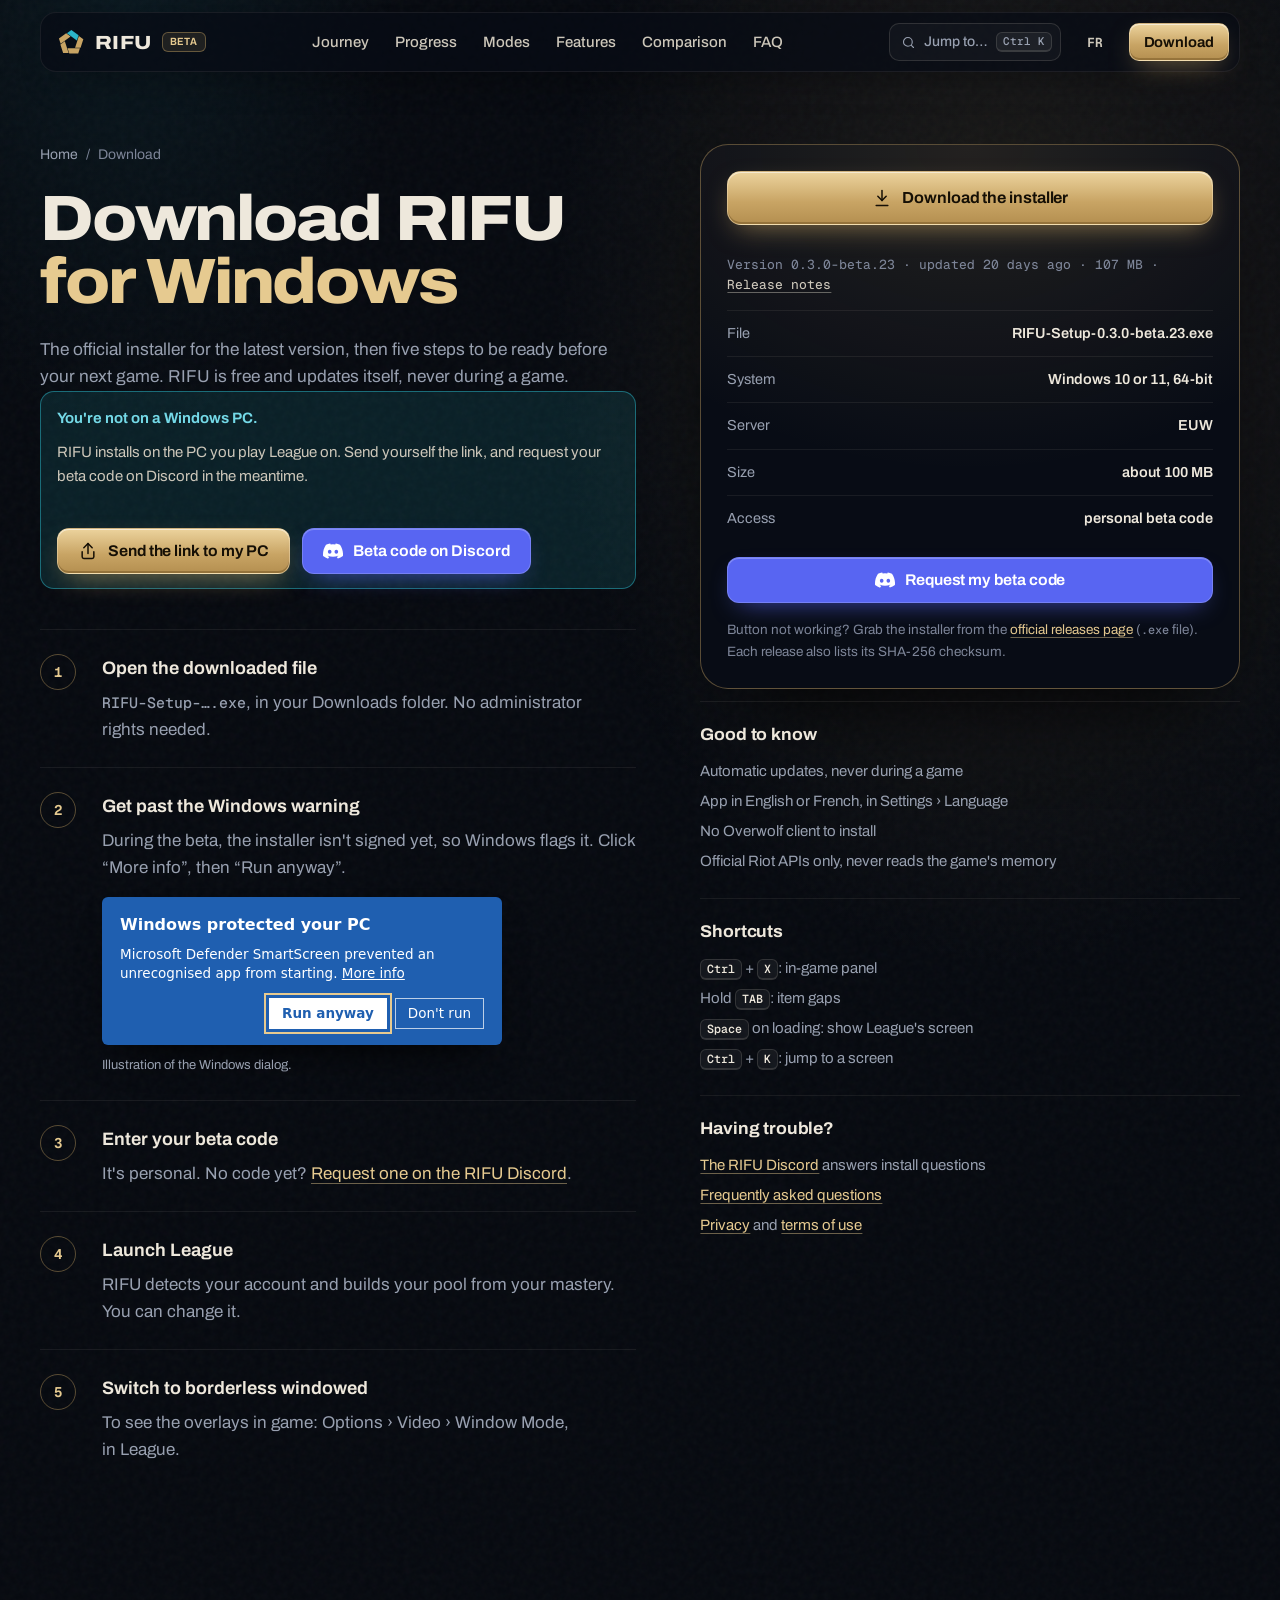
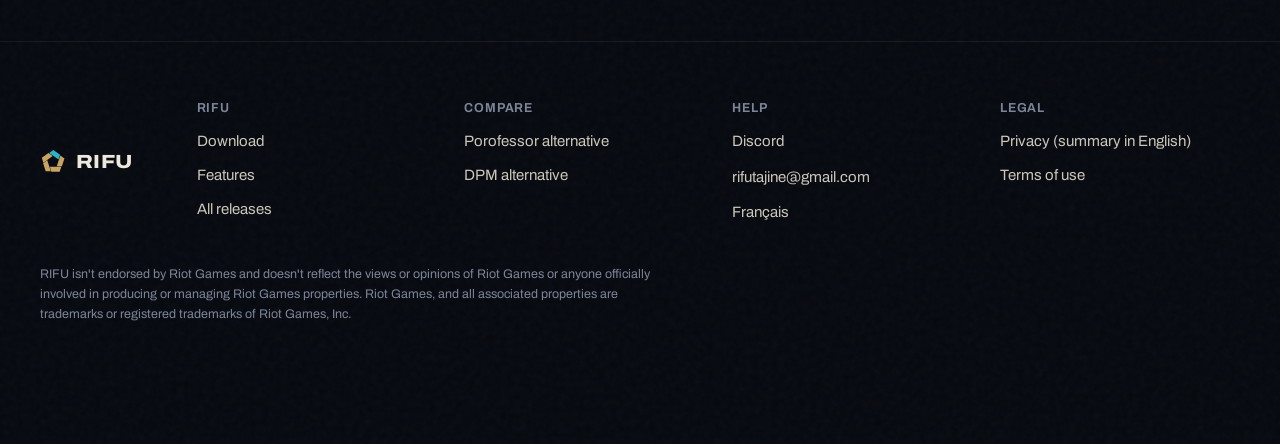
<file: docs/en/download.html>
<!doctype html>
<html lang="en">
<head>
  <meta charset="utf-8">
  <meta name="viewport" content="width=device-width, initial-scale=1, viewport-fit=cover">
  <title>Download RIFU for Windows · Free League of Legends app</title>
  <meta name="description" content="Download RIFU, the free League of Legends companion app for Windows 10 and 11: official installer, install steps and beta code.">
  <meta name="robots" content="index, follow, max-image-preview:large">
  <link rel="canonical" href="https://rifutajine.github.io/rifu-releases/en/download.html">
  <link rel="alternate" hreflang="fr" href="https://rifutajine.github.io/rifu-releases/telecharger.html">
  <link rel="alternate" hreflang="en" href="https://rifutajine.github.io/rifu-releases/en/download.html">
  <link rel="alternate" hreflang="x-default" href="https://rifutajine.github.io/rifu-releases/telecharger.html">
  <meta property="og:type" content="website">
  <meta property="og:site_name" content="RIFU">
  <meta property="og:locale" content="en_GB">
  <meta property="og:locale:alternate" content="fr_FR">
  <meta property="og:title" content="Download RIFU for Windows">
  <meta property="og:description" content="Download RIFU, the free League of Legends companion app for Windows 10 and 11: official installer, install steps and beta code.">
  <meta property="og:url" content="https://rifutajine.github.io/rifu-releases/en/download.html">
  <meta property="og:image" content="https://rifutajine.github.io/rifu-releases/assets/og.jpg">
  <meta property="og:image:width" content="1200">
  <meta property="og:image:height" content="630">
  <meta name="twitter:card" content="summary_large_image">
  <meta name="twitter:title" content="Download RIFU for Windows">
  <meta name="twitter:description" content="Download RIFU, the free League of Legends companion app for Windows 10 and 11: official installer, install steps and beta code.">
  <meta name="twitter:image" content="https://rifutajine.github.io/rifu-releases/assets/og.jpg">
  <meta name="theme-color" content="#05080E">
  <meta name="color-scheme" content="dark">
  <link rel="manifest" href="../site.webmanifest">
  <link rel="icon" href="../assets/logo.svg" type="image/svg+xml">
  <link rel="icon" href="../assets/favicon-32.png" sizes="32x32" type="image/png">
  <link rel="apple-touch-icon" href="../assets/apple-touch-icon.png">
  <link rel="preload" href="../assets/fonts/archivo-var.woff2" as="font" type="font/woff2" crossorigin>
  <link rel="stylesheet" href="../assets/style.css">
  <script>document.documentElement.classList.add('js')</script>
  <script src="../assets/site.js" defer></script>
  <script type="speculationrules">{"prerender":[{"where":{"href_matches":"download.html*"},"eagerness":"moderate"}],"prefetch":[{"where":{"href_matches":"*.html"},"eagerness":"moderate"}]}</script>

  <script type="application/ld+json">
  {
    "@context": "https://schema.org",
    "@graph": [
      {
        "@type": "WebPage",
        "@id": "https://rifutajine.github.io/rifu-releases/en/download.html",
        "url": "https://rifutajine.github.io/rifu-releases/en/download.html",
        "name": "Download RIFU for Windows",
        "inLanguage": "en",
        "about": {
          "@id": "https://rifutajine.github.io/rifu-releases/#app"
        }
      },
      {
        "@type": "BreadcrumbList",
        "itemListElement": [
          {
            "@type": "ListItem",
            "position": 1,
            "name": "RIFU",
            "item": "https://rifutajine.github.io/rifu-releases/en/"
          },
          {
            "@type": "ListItem",
            "position": 2,
            "name": "Download",
            "item": "https://rifutajine.github.io/rifu-releases/en/download.html"
          }
        ]
      },
      {
        "@type": "HowTo",
        "name": "Install RIFU on Windows",
        "totalTime": "PT2M",
        "step": [
          {
            "@type": "HowToStep",
            "name": "Open the downloaded file",
            "text": "RIFU-Setup-….exe, in your Downloads folder. No administrator rights needed."
          },
          {
            "@type": "HowToStep",
            "name": "Get past the Windows warning",
            "text": "Click “More info”, then “Run anyway”: the beta installer is not signed yet."
          },
          {
            "@type": "HowToStep",
            "name": "Enter your beta code",
            "text": "It's personal; request it on the RIFU Discord."
          },
          {
            "@type": "HowToStep",
            "name": "Launch League",
            "text": "RIFU detects your account and builds your pool from your mastery."
          },
          {
            "@type": "HowToStep",
            "name": "Switch to borderless windowed",
            "text": "To see the overlays: Options › Video › Window Mode, in League."
          }
        ]
      }
    ]
  }
  </script>
</head>
<body class="sub-page dl-page">
  <a class="skip" href="#contenu">Skip to content</a>
  <svg class="sprite" aria-hidden="true"><defs>
    <symbol id="i-download" viewBox="0 0 24 24"><path d="M12 3v12"/><path d="m7 10 5 5 5-5"/><path d="M5 21h14"/></symbol>
    <symbol id="i-chart" viewBox="0 0 24 24"><path d="M3 3v18h18"/><path d="m7 15 4-4 3 3 5-6"/></symbol>
    <symbol id="i-runes" viewBox="0 0 24 24"><path d="M12 2v4"/><path d="m4.9 4.9 2.8 2.8"/><path d="M2 12h4"/><circle cx="12" cy="12" r="4"/><path d="M12 18v4"/><path d="M18 12h4"/></symbol>
    <symbol id="i-eye" viewBox="0 0 24 24"><path d="M2 12s3.5-7 10-7 10 7 10 7-3.5 7-10 7S2 12 2 12Z"/><circle cx="12" cy="12" r="3"/></symbol>
    <symbol id="i-skin" viewBox="0 0 24 24"><path d="M20.4 6.6 16 4a4 4 0 0 1-8 0L3.6 6.6a1 1 0 0 0-.5 1.2l1.4 4a1 1 0 0 0 1.3.6L7 12v8a1 1 0 0 0 1 1h8a1 1 0 0 0 1-1v-8l1.2.4a1 1 0 0 0 1.3-.6l1.4-4a1 1 0 0 0-.5-1.2Z"/></symbol>
    <symbol id="i-book" viewBox="0 0 24 24"><path d="M4 19.5v-15A2.5 2.5 0 0 1 6.5 2H20v20H6.5a2.5 2.5 0 0 1 0-5H20"/></symbol>
    <symbol id="i-grid" viewBox="0 0 24 24"><rect x="3" y="3" width="7" height="7" rx="1"/><rect x="14" y="3" width="7" height="7" rx="1"/><rect x="3" y="14" width="7" height="7" rx="1"/><path d="M14 17.5h7M17.5 14v7"/></symbol>
    <symbol id="i-pen" viewBox="0 0 24 24"><path d="M12 20h9"/><path d="M16.5 3.5a2.1 2.1 0 0 1 3 3L7 19l-4 1 1-4Z"/></symbol>
    <symbol id="i-sliders" viewBox="0 0 24 24"><path d="M4 21v-7"/><path d="M4 10V3"/><path d="M12 21v-9"/><path d="M12 8V3"/><path d="M20 21v-5"/><path d="M20 12V3"/><path d="M2 14h4"/><path d="M10 8h4"/><path d="M18 16h4"/></symbol>
    <symbol id="i-refresh" viewBox="0 0 24 24"><path d="M21 12a9 9 0 1 1-3-6.7L21 8"/><path d="M21 3v5h-5"/></symbol>
    <symbol id="i-bell" viewBox="0 0 24 24"><path d="M18 8A6 6 0 0 0 6 8c0 7-3 9-3 9h18s-3-2-3-9"/><path d="M13.7 21a2 2 0 0 1-3.4 0"/></symbol>
    <symbol id="i-shield" viewBox="0 0 24 24"><path d="M12 22s8-4 8-10V5l-8-3-8 3v7c0 6 8 10 8 10Z"/></symbol>
    <symbol id="i-list" viewBox="0 0 24 24"><path d="M8 6h13M8 12h13M8 18h13M3 6h.01M3 12h.01M3 18h.01"/></symbol>
    <symbol id="i-ban" viewBox="0 0 24 24"><circle cx="12" cy="12" r="10"/><path d="m4.9 4.9 14.2 14.2"/></symbol>
    <symbol id="i-lock" viewBox="0 0 24 24"><rect x="3" y="11" width="18" height="11" rx="2"/><path d="M7 11V7a5 5 0 0 1 10 0v4"/></symbol>
    <symbol id="i-spark" viewBox="0 0 24 24"><path d="M12 3l1.9 5.6L19.5 10.5l-5.6 1.9L12 18l-1.9-5.6L4.5 10.5l5.6-1.9Z"/><path d="M19 16v4M17 18h4"/></symbol>
    <symbol id="i-quiz" viewBox="0 0 24 24"><circle cx="12" cy="12" r="10"/><path d="M9.1 9a3 3 0 0 1 5.8 1c0 2-3 3-3 3"/><path d="M12 17h.01"/></symbol>
    <symbol id="i-check" viewBox="0 0 20 20"><path d="M5 10.5 8.5 14 15 6.5"/></symbol>
    <symbol id="i-search" viewBox="0 0 24 24"><circle cx="11" cy="11" r="7"/><path d="m20 20-3.5-3.5"/></symbol>
    <symbol id="i-discord" viewBox="0 0 24 24"><path fill="currentColor" stroke="none" d="M20.32 4.37A19.8 19.8 0 0 0 15.4 2.85a.07.07 0 0 0-.08.04c-.21.38-.45.87-.61 1.25a18.3 18.3 0 0 0-5.49 0 12.6 12.6 0 0 0-.62-1.25.08.08 0 0 0-.08-.04 19.7 19.7 0 0 0-4.89 1.52.07.07 0 0 0-.03.03C.53 9.05-.32 13.58.1 18.06a.08.08 0 0 0 .03.06 19.9 19.9 0 0 0 5.99 3.03.08.08 0 0 0 .08-.03c.46-.63.87-1.3 1.23-2a.08.08 0 0 0-.04-.1 13.1 13.1 0 0 1-1.87-.9.08.08 0 0 1 0-.13l.37-.29a.07.07 0 0 1 .08-.01c3.93 1.8 8.18 1.8 12.07 0a.07.07 0 0 1 .08 0l.37.3a.08.08 0 0 1 0 .12c-.6.35-1.22.65-1.87.9a.08.08 0 0 0-.04.1c.36.7.77 1.37 1.22 2a.08.08 0 0 0 .08.03 19.8 19.8 0 0 0 6.01-3.03.08.08 0 0 0 .03-.05c.5-5.18-.84-9.67-3.55-13.66a.06.06 0 0 0-.03-.03ZM8.02 15.33c-1.18 0-2.16-1.09-2.16-2.42s.96-2.42 2.16-2.42c1.21 0 2.18 1.1 2.16 2.42 0 1.33-.96 2.42-2.16 2.42Zm7.97 0c-1.18 0-2.15-1.09-2.15-2.42s.95-2.42 2.15-2.42c1.21 0 2.18 1.1 2.16 2.42 0 1.33-.95 2.42-2.16 2.42Z"/></symbol>
    <symbol id="i-arrow" viewBox="0 0 24 24"><path d="M5 12h14"/><path d="m13 6 6 6-6 6"/></symbol>
    <symbol id="i-share" viewBox="0 0 24 24"><path d="M12 15V3"/><path d="m7 8 5-5 5 5"/><path d="M5 13v6a2 2 0 0 0 2 2h10a2 2 0 0 0 2-2v-6"/></symbol>
  </defs></svg>

  <header class="top" id="top">
    <div class="top-bar">
      <a class="brand" href="./" aria-label="RIFU, home">
        <img src="../assets/logo.svg" alt="" width="28" height="28">
        <span>RIFU</span>
        <small class="brand-beta">Beta</small>
      </a>
      <nav class="nav" aria-label="Sections">
        <a href="./#parcours">Journey</a>
        <a href="./#progression">Progress</a>
        <a href="./#modes">Modes</a>
        <a href="features.html">Features</a>
        <a href="./#comparatif">Comparison</a>
        <a href="./#faq">FAQ</a>
      </nav>
      <button class="cmd-btn" type="button" data-cmd-open aria-label="Quick navigation (Ctrl + K)">
        <svg class="ico" aria-hidden="true"><use href="#i-search"/></svg>
        <span>Jump to…</span>
        <kbd>Ctrl K</kbd>
      </button>
      <a class="lang" href="../telecharger.html" hreflang="fr" lang="fr" aria-label="Version française">FR</a>
      <a class="btn btn-primary btn-sm" href="download.html?dl=1" data-dl data-goatcounter-click="cta-entete">Download</a>
    </div>
  </header>

  <main id="contenu">
    <section class="page-hero" aria-labelledby="titre">
      <div class="wrap dl-grid">
        <div>
          <ol class="crumbs" aria-label="Breadcrumb"><li><a href="./">Home</a></li><li aria-current="page">Download</li></ol>
          <h1 id="titre">Download RIFU <span class="gold">for Windows</span></h1>
          <p class="lead">The official installer for the latest version, then five steps to be ready before your next game. RIFU is free and updates itself, never during a game.</p>
          <div class="device-note" role="note">
            <b>You're not on a Windows PC.</b>
            <span>RIFU installs on the PC you play League on. Send yourself the link, and request your beta code on Discord in the meantime.</span>
            <div class="cta-row"><a class="btn btn-primary" href="download.html" data-goatcounter-click="dl-envoyer"><svg class="ico" aria-hidden="true"><use href="#i-share"/></svg><span data-dl-label>Send the link to my PC</span></a><a class="btn btn-discord" data-discord href="#"><svg class="ico" aria-hidden="true"><use href="#i-discord"/></svg>Beta code on Discord</a></div>
          </div>
          <ol class="steps" id="etapes" style="margin-top:40px">
            <li><div><b>Open the downloaded file</b><span><code>RIFU-Setup-….exe</code>, in your Downloads folder. No administrator rights needed.</span></div></li>
            <li><div><b>Get past the Windows warning</b><span>During the beta, the installer isn't signed yet, so Windows flags it. Click “More info”, then “Run anyway”.</span>
              <div class="smartscreen" aria-hidden="true">
                <b>Windows protected your PC</b>
                <span>Microsoft Defender SmartScreen prevented an unrecognised app from starting. <u>More info</u></span>
                <div class="keys"><i class="hit">Run anyway</i><i>Don't run</i></div>
              </div>
              <p class="smartscreen-cap">Illustration of the Windows dialog.</p>
            </div></li>
            <li><div><b>Enter your beta code</b><span>It's personal. No code yet? <a data-discord href="#">Request one on the RIFU Discord</a>.</span></div></li>
            <li><div><b>Launch League</b><span>RIFU detects your account and builds your pool from your mastery. You can change it.</span></div></li>
            <li><div><b>Switch to borderless windowed</b><span>To see the overlays in game: Options › Video › Window Mode, in League.</span></div></li>
          </ol>
        </div>
        <aside class="dl-side">
          <div class="dl-box" id="installeur">
            <a class="btn btn-primary btn-lg" data-download href="https://github.com/Rifutajine/rifu-releases/releases" data-goatcounter-click="dl-bouton"><svg class="ico" aria-hidden="true"><use href="#i-download"/></svg>Download the installer</a>
            <p class="dl-status" data-download-status role="status" hidden></p>
            <p class="dl-meta" data-download-meta>Windows 10 and 11 · installer on the releases page</p>
            <ul class="dl-facts">
              <li>File <b>RIFU-Setup-<span data-version>…</span>.exe</b></li>
              <li>System <b>Windows 10 or 11, 64-bit</b></li>
              <li>Server <b>EUW</b></li>
              <li>Size <b>about 100 MB</b></li>
              <li>Access <b>personal beta code</b></li>
            </ul>
            <a class="btn btn-discord" data-discord href="#" data-goatcounter-click="dl-discord"><svg class="ico" aria-hidden="true"><use href="#i-discord"/></svg>Request my beta code</a>
            <p class="dl-alt">Button not working? Grab the installer from the <a href="https://github.com/Rifutajine/rifu-releases/releases">official releases page</a> (<code>.exe</code> file). Each release also lists its SHA-256 checksum.</p>
          </div>
          <div class="side-notes">
            <div><h2>Good to know</h2><ul><li>Automatic updates, never during a game</li><li>App in English or French, in Settings › Language</li><li>No Overwolf client to install</li><li>Official Riot APIs only, never reads the game's memory</li></ul></div>
            <div><h2>Shortcuts</h2><ul><li><kbd>Ctrl</kbd> + <kbd>X</kbd>: in-game panel</li><li>Hold <kbd>TAB</kbd>: item gaps</li><li><kbd>Space</kbd> on loading: show League's screen</li><li><kbd>Ctrl</kbd> + <kbd>K</kbd>: jump to a screen</li></ul></div>
            <div><h2>Having trouble?</h2><ul><li><a data-discord href="#">The RIFU Discord</a> answers install questions</li><li><a href="./#faq">Frequently asked questions</a></li><li><a href="../confidentialite.html#english">Privacy</a> and <a href="../conditions.html#english">terms of use</a></li></ul></div>
          </div>
        </aside>
      </div>
    </section>
  </main>

  <footer class="foot">
    <div class="wrap foot-grid">
      <a class="brand" href="./"><img src="../assets/logo.svg" alt="" width="26" height="26"><span>RIFU</span></a>
      <nav class="foot-links" aria-label="Footer">
        <div><b>RIFU</b><a href="download.html">Download</a><a href="features.html">Features</a><a href="https://github.com/Rifutajine/rifu-releases/releases">All releases</a></div>
        <div><b>Compare</b><a href="porofessor-alternative.html">Porofessor alternative</a><a href="dpm-alternative.html">DPM alternative</a></div>
        <div><b>Help</b><a data-discord href="#">Discord</a><span data-contact><a href="#">Contact</a></span><a href="../telecharger.html" hreflang="fr" lang="fr">Français</a></div>
        <div><b>Legal</b><a href="../confidentialite.html#english">Privacy (summary in English)</a><a href="../conditions.html#english">Terms of use</a></div>
      </nav>
      <p class="legal" lang="en">RIFU isn't endorsed by Riot Games and doesn't reflect the views or opinions of Riot Games or anyone officially involved in producing or managing Riot Games properties. Riot Games, and all associated properties are trademarks or registered trademarks of Riot Games, Inc.</p>
    </div>
  </footer>
</body>
</html>
</file>
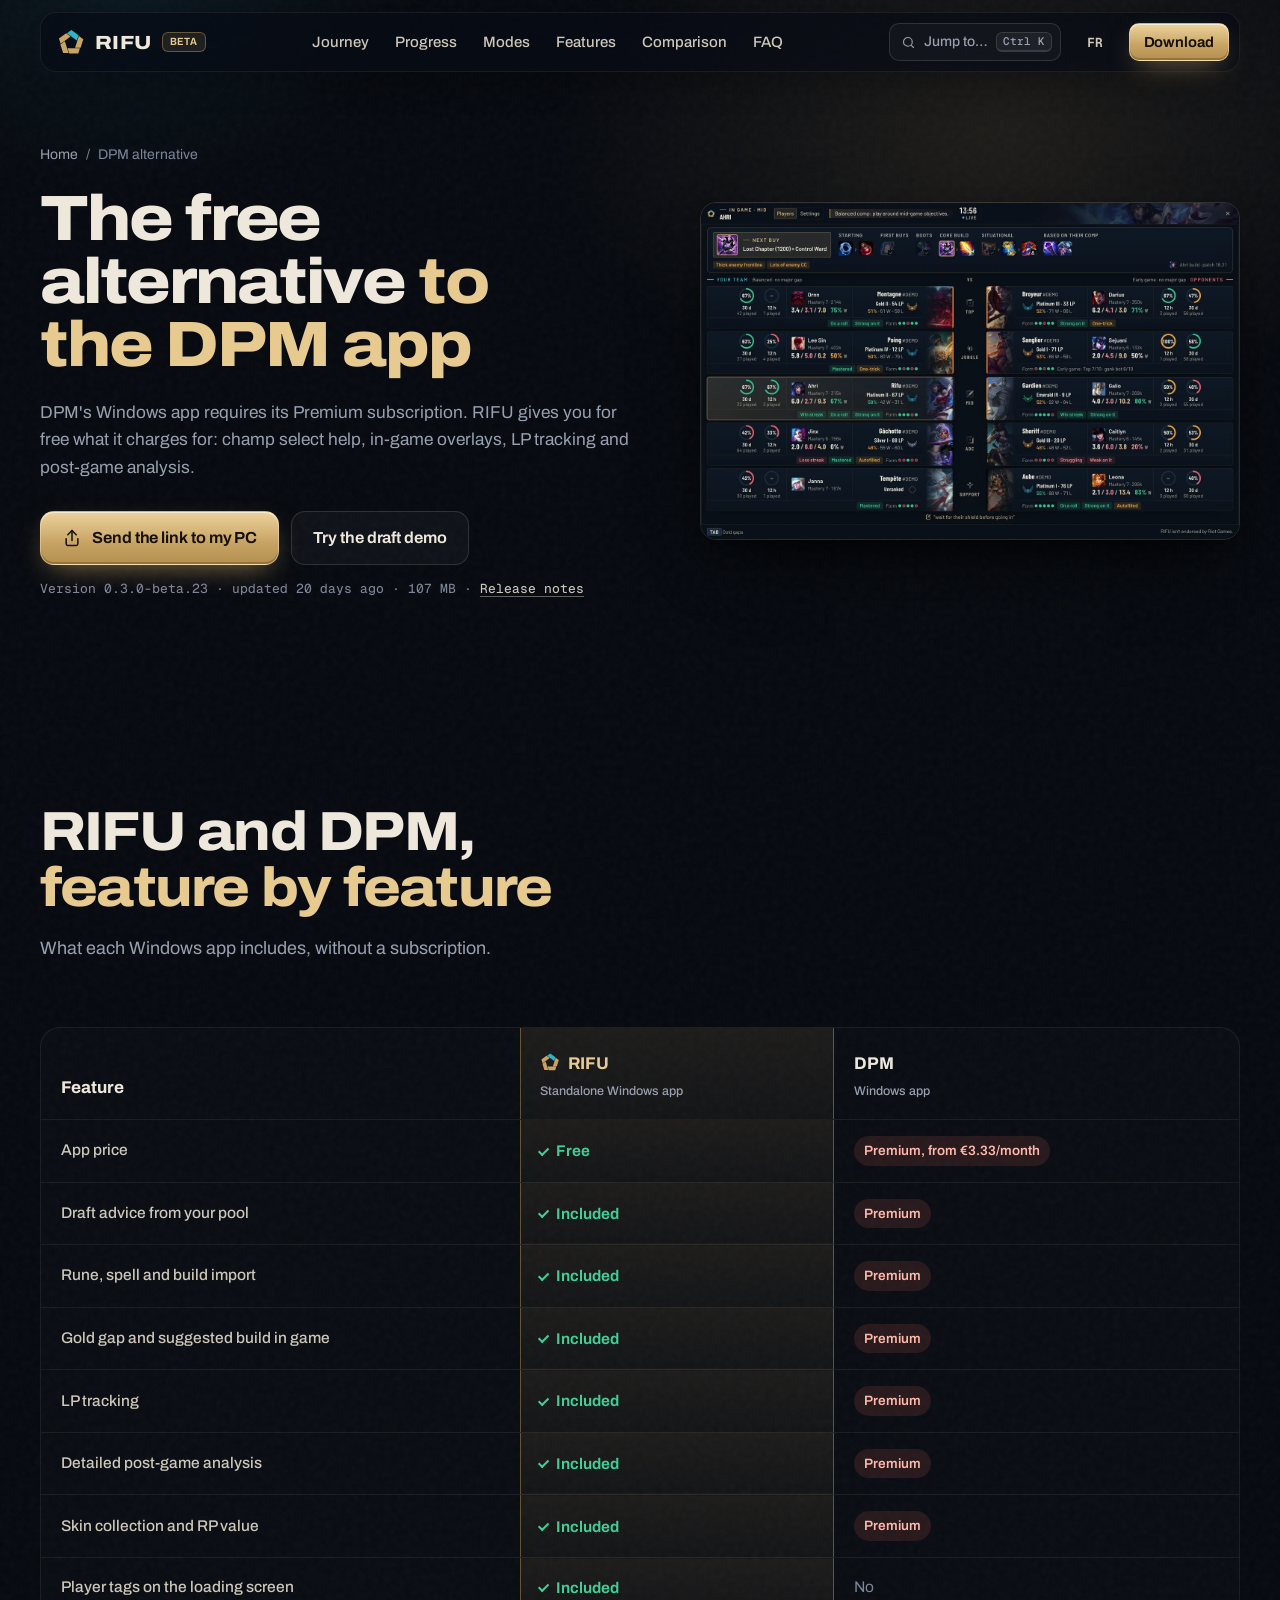
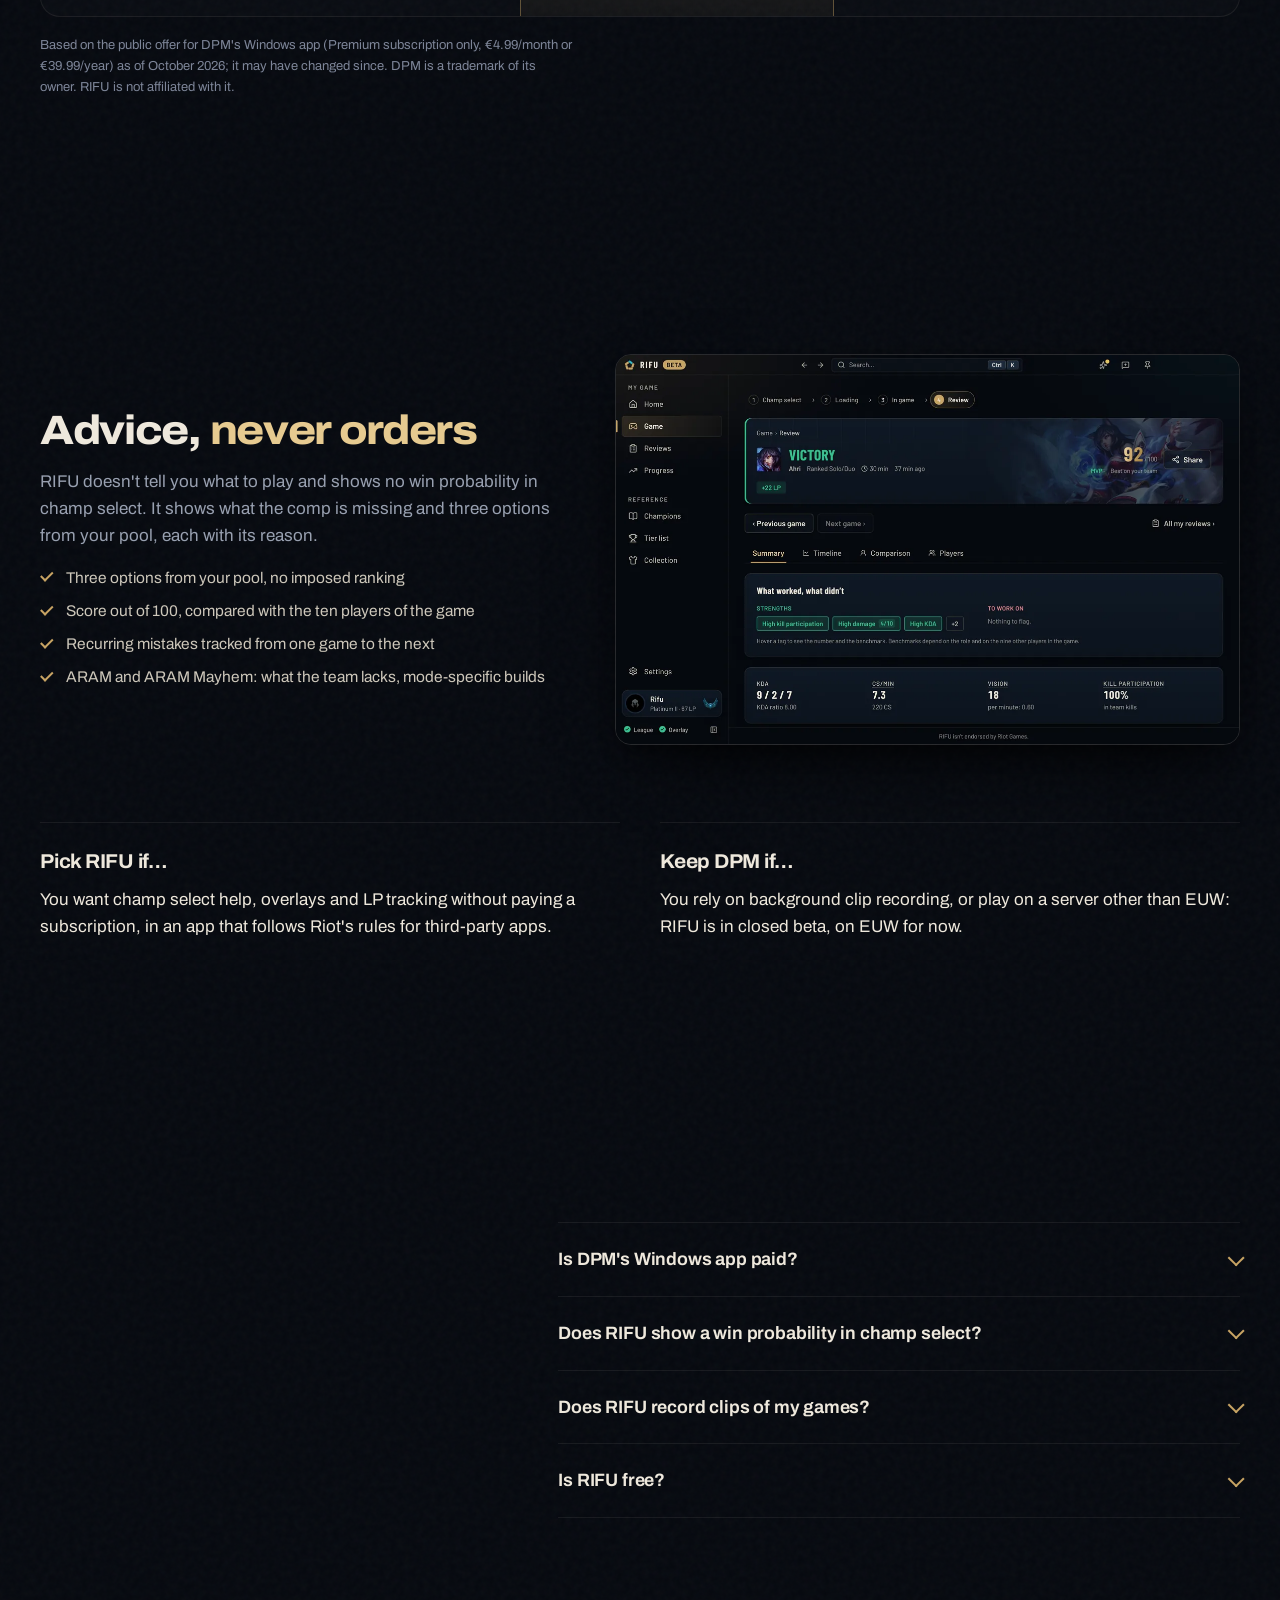
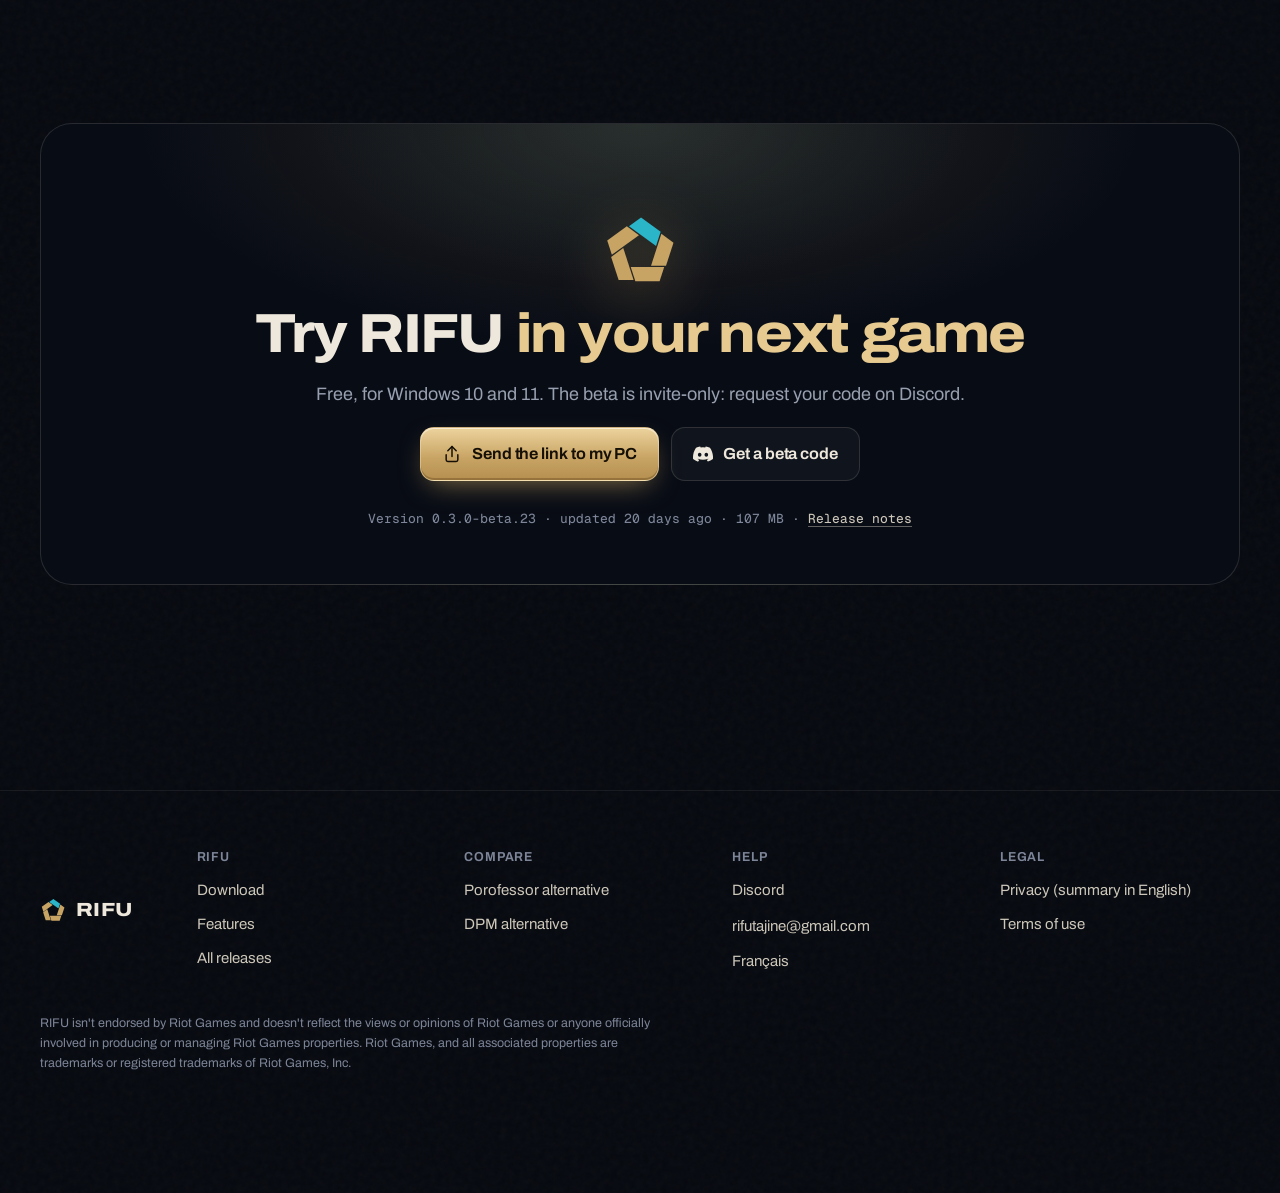
<file: docs/en/dpm-alternative.html>
<!doctype html>
<html lang="en">
<head>
  <meta charset="utf-8">
  <meta name="viewport" content="width=device-width, initial-scale=1, viewport-fit=cover">
  <title>Free DPM alternative: RIFU, the League app with no subscription</title>
  <meta name="description" content="DPM's Windows app is paid: RIFU gives you draft help from your pool, in-game overlays, LP tracking and a post-game score out of 100 for free.">
  <meta name="robots" content="index, follow, max-image-preview:large">
  <link rel="canonical" href="https://rifutajine.github.io/rifu-releases/en/dpm-alternative.html">
  <link rel="alternate" hreflang="fr" href="https://rifutajine.github.io/rifu-releases/alternative-dpm.html">
  <link rel="alternate" hreflang="en" href="https://rifutajine.github.io/rifu-releases/en/dpm-alternative.html">
  <link rel="alternate" hreflang="x-default" href="https://rifutajine.github.io/rifu-releases/alternative-dpm.html">
  <meta property="og:type" content="website">
  <meta property="og:site_name" content="RIFU">
  <meta property="og:locale" content="en_GB">
  <meta property="og:locale:alternate" content="fr_FR">
  <meta property="og:title" content="RIFU, the free alternative to the DPM app">
  <meta property="og:description" content="DPM's Windows app is paid: RIFU gives you draft help from your pool, in-game overlays, LP tracking and a post-game score out of 100 for free.">
  <meta property="og:url" content="https://rifutajine.github.io/rifu-releases/en/dpm-alternative.html">
  <meta property="og:image" content="https://rifutajine.github.io/rifu-releases/assets/og.jpg">
  <meta property="og:image:width" content="1200">
  <meta property="og:image:height" content="630">
  <meta name="twitter:card" content="summary_large_image">
  <meta name="twitter:title" content="RIFU, the free alternative to the DPM app">
  <meta name="twitter:description" content="DPM's Windows app is paid: RIFU gives you draft help from your pool, in-game overlays, LP tracking and a post-game score out of 100 for free.">
  <meta name="twitter:image" content="https://rifutajine.github.io/rifu-releases/assets/og.jpg">
  <meta name="theme-color" content="#05080E">
  <meta name="color-scheme" content="dark">
  <link rel="manifest" href="../site.webmanifest">
  <link rel="icon" href="../assets/logo.svg" type="image/svg+xml">
  <link rel="icon" href="../assets/favicon-32.png" sizes="32x32" type="image/png">
  <link rel="apple-touch-icon" href="../assets/apple-touch-icon.png">
  <link rel="preload" href="../assets/fonts/archivo-var.woff2" as="font" type="font/woff2" crossorigin>
  <link rel="stylesheet" href="../assets/style.css">
  <script>document.documentElement.classList.add('js')</script>
  <script src="../assets/site.js" defer></script>
  <script type="speculationrules">{"prerender":[{"where":{"href_matches":"download.html*"},"eagerness":"moderate"}],"prefetch":[{"where":{"href_matches":"*.html"},"eagerness":"moderate"}]}</script>

  <script type="application/ld+json">
  {
    "@context": "https://schema.org",
    "@graph": [
      {
        "@type": "WebPage",
        "@id": "https://rifutajine.github.io/rifu-releases/en/dpm-alternative.html",
        "url": "https://rifutajine.github.io/rifu-releases/en/dpm-alternative.html",
        "name": "RIFU, a free DPM alternative",
        "inLanguage": "en",
        "about": {
          "@id": "https://rifutajine.github.io/rifu-releases/#app"
        }
      },
      {
        "@type": "BreadcrumbList",
        "itemListElement": [
          {
            "@type": "ListItem",
            "position": 1,
            "name": "RIFU",
            "item": "https://rifutajine.github.io/rifu-releases/en/"
          },
          {
            "@type": "ListItem",
            "position": 2,
            "name": "DPM alternative",
            "item": "https://rifutajine.github.io/rifu-releases/en/dpm-alternative.html"
          }
        ]
      },
      {
        "@type": "SoftwareApplication",
        "@id": "https://rifutajine.github.io/rifu-releases/#app",
        "name": "RIFU",
        "applicationCategory": "GameApplication",
        "operatingSystem": "Windows 10, Windows 11",
        "isAccessibleForFree": true,
        "offers": {
          "@type": "Offer",
          "price": "0",
          "priceCurrency": "EUR"
        },
        "downloadUrl": "https://rifutajine.github.io/rifu-releases/en/download.html"
      },
      {
        "@type": "FAQPage",
        "mainEntity": [
          {
            "@type": "Question",
            "name": "Is DPM's Windows app paid?",
            "acceptedAnswer": {
              "@type": "Answer",
              "text": "According to its public offer as of October 2026, DPM's Windows app requires the Premium subscription (€4.99 a month, €24.99 for six months or €39.99 a year). The dpm.lol website stays free with ads."
            }
          },
          {
            "@type": "Question",
            "name": "Does RIFU show a win probability in champ select?",
            "acceptedAnswer": {
              "@type": "Answer",
              "text": "No, by design. RIFU always offers several options, each with its reason, and lets you decide. It estimates neither MMR nor your chances of winning a draft."
            }
          },
          {
            "@type": "Question",
            "name": "Does RIFU record clips of my games?",
            "acceptedAnswer": {
              "@type": "Answer",
              "text": "No. RIFU opens the League client's replays, but doesn't record video in the background."
            }
          },
          {
            "@type": "Question",
            "name": "Is RIFU free?",
            "acceptedAnswer": {
              "@type": "Answer",
              "text": "Yes, completely and with no subscription: draft advice, overlays, post-game review and LP tracking included."
            }
          }
        ]
      }
    ]
  }
  </script>
</head>
<body class="sub-page">
  <a class="skip" href="#contenu">Skip to content</a>
  <svg class="sprite" aria-hidden="true"><defs>
    <symbol id="i-download" viewBox="0 0 24 24"><path d="M12 3v12"/><path d="m7 10 5 5 5-5"/><path d="M5 21h14"/></symbol>
    <symbol id="i-chart" viewBox="0 0 24 24"><path d="M3 3v18h18"/><path d="m7 15 4-4 3 3 5-6"/></symbol>
    <symbol id="i-runes" viewBox="0 0 24 24"><path d="M12 2v4"/><path d="m4.9 4.9 2.8 2.8"/><path d="M2 12h4"/><circle cx="12" cy="12" r="4"/><path d="M12 18v4"/><path d="M18 12h4"/></symbol>
    <symbol id="i-eye" viewBox="0 0 24 24"><path d="M2 12s3.5-7 10-7 10 7 10 7-3.5 7-10 7S2 12 2 12Z"/><circle cx="12" cy="12" r="3"/></symbol>
    <symbol id="i-skin" viewBox="0 0 24 24"><path d="M20.4 6.6 16 4a4 4 0 0 1-8 0L3.6 6.6a1 1 0 0 0-.5 1.2l1.4 4a1 1 0 0 0 1.3.6L7 12v8a1 1 0 0 0 1 1h8a1 1 0 0 0 1-1v-8l1.2.4a1 1 0 0 0 1.3-.6l1.4-4a1 1 0 0 0-.5-1.2Z"/></symbol>
    <symbol id="i-book" viewBox="0 0 24 24"><path d="M4 19.5v-15A2.5 2.5 0 0 1 6.5 2H20v20H6.5a2.5 2.5 0 0 1 0-5H20"/></symbol>
    <symbol id="i-grid" viewBox="0 0 24 24"><rect x="3" y="3" width="7" height="7" rx="1"/><rect x="14" y="3" width="7" height="7" rx="1"/><rect x="3" y="14" width="7" height="7" rx="1"/><path d="M14 17.5h7M17.5 14v7"/></symbol>
    <symbol id="i-pen" viewBox="0 0 24 24"><path d="M12 20h9"/><path d="M16.5 3.5a2.1 2.1 0 0 1 3 3L7 19l-4 1 1-4Z"/></symbol>
    <symbol id="i-sliders" viewBox="0 0 24 24"><path d="M4 21v-7"/><path d="M4 10V3"/><path d="M12 21v-9"/><path d="M12 8V3"/><path d="M20 21v-5"/><path d="M20 12V3"/><path d="M2 14h4"/><path d="M10 8h4"/><path d="M18 16h4"/></symbol>
    <symbol id="i-refresh" viewBox="0 0 24 24"><path d="M21 12a9 9 0 1 1-3-6.7L21 8"/><path d="M21 3v5h-5"/></symbol>
    <symbol id="i-bell" viewBox="0 0 24 24"><path d="M18 8A6 6 0 0 0 6 8c0 7-3 9-3 9h18s-3-2-3-9"/><path d="M13.7 21a2 2 0 0 1-3.4 0"/></symbol>
    <symbol id="i-shield" viewBox="0 0 24 24"><path d="M12 22s8-4 8-10V5l-8-3-8 3v7c0 6 8 10 8 10Z"/></symbol>
    <symbol id="i-list" viewBox="0 0 24 24"><path d="M8 6h13M8 12h13M8 18h13M3 6h.01M3 12h.01M3 18h.01"/></symbol>
    <symbol id="i-ban" viewBox="0 0 24 24"><circle cx="12" cy="12" r="10"/><path d="m4.9 4.9 14.2 14.2"/></symbol>
    <symbol id="i-lock" viewBox="0 0 24 24"><rect x="3" y="11" width="18" height="11" rx="2"/><path d="M7 11V7a5 5 0 0 1 10 0v4"/></symbol>
    <symbol id="i-spark" viewBox="0 0 24 24"><path d="M12 3l1.9 5.6L19.5 10.5l-5.6 1.9L12 18l-1.9-5.6L4.5 10.5l5.6-1.9Z"/><path d="M19 16v4M17 18h4"/></symbol>
    <symbol id="i-quiz" viewBox="0 0 24 24"><circle cx="12" cy="12" r="10"/><path d="M9.1 9a3 3 0 0 1 5.8 1c0 2-3 3-3 3"/><path d="M12 17h.01"/></symbol>
    <symbol id="i-check" viewBox="0 0 20 20"><path d="M5 10.5 8.5 14 15 6.5"/></symbol>
    <symbol id="i-search" viewBox="0 0 24 24"><circle cx="11" cy="11" r="7"/><path d="m20 20-3.5-3.5"/></symbol>
    <symbol id="i-discord" viewBox="0 0 24 24"><path fill="currentColor" stroke="none" d="M20.32 4.37A19.8 19.8 0 0 0 15.4 2.85a.07.07 0 0 0-.08.04c-.21.38-.45.87-.61 1.25a18.3 18.3 0 0 0-5.49 0 12.6 12.6 0 0 0-.62-1.25.08.08 0 0 0-.08-.04 19.7 19.7 0 0 0-4.89 1.52.07.07 0 0 0-.03.03C.53 9.05-.32 13.58.1 18.06a.08.08 0 0 0 .03.06 19.9 19.9 0 0 0 5.99 3.03.08.08 0 0 0 .08-.03c.46-.63.87-1.3 1.23-2a.08.08 0 0 0-.04-.1 13.1 13.1 0 0 1-1.87-.9.08.08 0 0 1 0-.13l.37-.29a.07.07 0 0 1 .08-.01c3.93 1.8 8.18 1.8 12.07 0a.07.07 0 0 1 .08 0l.37.3a.08.08 0 0 1 0 .12c-.6.35-1.22.65-1.87.9a.08.08 0 0 0-.04.1c.36.7.77 1.37 1.22 2a.08.08 0 0 0 .08.03 19.8 19.8 0 0 0 6.01-3.03.08.08 0 0 0 .03-.05c.5-5.18-.84-9.67-3.55-13.66a.06.06 0 0 0-.03-.03ZM8.02 15.33c-1.18 0-2.16-1.09-2.16-2.42s.96-2.42 2.16-2.42c1.21 0 2.18 1.1 2.16 2.42 0 1.33-.96 2.42-2.16 2.42Zm7.97 0c-1.18 0-2.15-1.09-2.15-2.42s.95-2.42 2.15-2.42c1.21 0 2.18 1.1 2.16 2.42 0 1.33-.95 2.42-2.16 2.42Z"/></symbol>
    <symbol id="i-arrow" viewBox="0 0 24 24"><path d="M5 12h14"/><path d="m13 6 6 6-6 6"/></symbol>
    <symbol id="i-share" viewBox="0 0 24 24"><path d="M12 15V3"/><path d="m7 8 5-5 5 5"/><path d="M5 13v6a2 2 0 0 0 2 2h10a2 2 0 0 0 2-2v-6"/></symbol>
  </defs></svg>

  <header class="top" id="top">
    <div class="top-bar">
      <a class="brand" href="./" aria-label="RIFU, home">
        <img src="../assets/logo.svg" alt="" width="28" height="28">
        <span>RIFU</span>
        <small class="brand-beta">Beta</small>
      </a>
      <nav class="nav" aria-label="Sections">
        <a href="./#parcours">Journey</a>
        <a href="./#progression">Progress</a>
        <a href="./#modes">Modes</a>
        <a href="features.html">Features</a>
        <a href="./#comparatif">Comparison</a>
        <a href="./#faq">FAQ</a>
      </nav>
      <button class="cmd-btn" type="button" data-cmd-open aria-label="Quick navigation (Ctrl + K)">
        <svg class="ico" aria-hidden="true"><use href="#i-search"/></svg>
        <span>Jump to…</span>
        <kbd>Ctrl K</kbd>
      </button>
      <a class="lang" href="../alternative-dpm.html" hreflang="fr" lang="fr" aria-label="Version française">FR</a>
      <a class="btn btn-primary btn-sm" href="download.html?dl=1" data-dl data-goatcounter-click="cta-entete">Download</a>
    </div>
  </header>

  <main id="contenu">
    <section class="page-hero" aria-labelledby="titre">
      <div class="wrap page-split">
        <div>
          <ol class="crumbs" aria-label="Breadcrumb"><li><a href="./">Home</a></li><li aria-current="page">DPM alternative</li></ol>
          <h1 id="titre">The free alternative <span class="gold">to the DPM app</span></h1>
          <p class="lead">DPM's Windows app requires its Premium subscription. RIFU gives you for free what it charges for: champ select help, in-game overlays, LP tracking and post-game analysis.</p>
          <div class="cta-row">
            <a class="btn btn-primary btn-lg" href="download.html?dl=1" data-dl data-goatcounter-click="dpm-heros"><svg class="ico" aria-hidden="true"><use href="#i-download"/></svg><span data-dl-label>Download for Windows</span></a>
            <a class="btn btn-ghost btn-lg" href="./#demo">Try the draft demo</a>
          </div>
          <p class="dl-meta" data-download-meta>Windows 10 and 11 · free · beta code required</p>
        </div>
        <a class="page-shot zoom" href="../assets/captures/en/panneau.webp"><img src="../assets/captures/en/panneau-1x.webp" srcset="../assets/captures/en/panneau-1x.webp 1440w, ../assets/captures/en/panneau.webp 2880w" sizes="(max-width: 900px) 100vw, 640px" width="2880" height="1800" loading="lazy" alt="Ctrl + X panel in game: the next buy and build steps, then one row per lane with each player facing their opponent."></a>
      </div>
    </section>

    <section aria-labelledby="table-titre">
      <div class="wrap">
        <header class="sec-head"><h2 id="table-titre">RIFU and DPM, <span class="gold">feature by feature</span></h2><p>What each Windows app includes, without a subscription.</p></header>
        <div class="compare-wrap">
          <table class="compare">
            <caption class="sr-only">Comparison of the RIFU and DPM Windows apps</caption>
            <thead><tr><th scope="col">Feature</th><th scope="col" class="us"><img src="../assets/logo.svg" alt="" width="20" height="20">RIFU<small>Standalone Windows app</small></th><th scope="col">DPM<small>Windows app</small></th></tr></thead>
            <tbody>
              <tr><th scope="row">App price</th><td class="us"><span class="yes">Free</span></td><td><span class="paid">Premium, from €3.33/month</span></td></tr>
              <tr><th scope="row">Draft advice from your pool</th><td class="us"><span class="yes">Included</span></td><td><span class="paid">Premium</span></td></tr>
              <tr><th scope="row">Rune, spell and build import</th><td class="us"><span class="yes">Included</span></td><td><span class="paid">Premium</span></td></tr>
              <tr><th scope="row">Gold gap and suggested build in game</th><td class="us"><span class="yes">Included</span></td><td><span class="paid">Premium</span></td></tr>
              <tr><th scope="row">LP tracking</th><td class="us"><span class="yes">Included</span></td><td><span class="paid">Premium</span></td></tr>
              <tr><th scope="row">Detailed post-game analysis</th><td class="us"><span class="yes">Included</span></td><td><span class="paid">Premium</span></td></tr>
              <tr><th scope="row">Skin collection and RP value</th><td class="us"><span class="yes">Included</span></td><td><span class="paid">Premium</span></td></tr>
              <tr><th scope="row">Player tags on the loading screen</th><td class="us"><span class="yes">Included</span></td><td><span class="no">No</span></td></tr>
            </tbody>
          </table>
        </div>
        <p class="fine" style="margin-top:18px">Based on the public offer for DPM's Windows app (Premium subscription only, €4.99/month or €39.99/year) as of October 2026; it may have changed since. DPM is a trademark of its owner. RIFU is not affiliated with it.</p>
      </div>
    </section>

    <section aria-labelledby="plus-titre">
      <div class="wrap">
        <div class="feature-block" style="border-top:0;padding-top:0">
          <div class="copy">
            <h2 id="plus-titre">Advice, <span class="gold">never orders</span></h2>
            <p>RIFU doesn't tell you what to play and shows no win probability in champ select. It shows what the comp is missing and three options from your pool, each with its reason.</p>
            <ul class="ticks">
              <li>Three options from your pool, no imposed ranking</li>
              <li>Score out of 100, compared with the ten players of the game</li>
              <li>Recurring mistakes tracked from one game to the next</li>
              <li>ARAM and ARAM Mayhem: what the team lacks, mode-specific builds</li>
            </ul>
          </div>
          <a class="page-shot zoom" href="../assets/captures/en/bilan.webp"><img src="../assets/captures/en/bilan-1x.webp" srcset="../assets/captures/en/bilan-1x.webp 1240w, ../assets/captures/en/bilan.webp 2480w" sizes="(max-width: 900px) 100vw, 640px" width="2480" height="1550" loading="lazy" alt="RIFU post-game review: a score of 92 out of 100, LP gained, strengths and key numbers."></a>
        </div>
        <div class="verdicts">
          <div><h3>Pick RIFU if…</h3><p>You want champ select help, overlays and LP tracking without paying a subscription, in an app that follows Riot's rules for third-party apps.</p></div>
          <div><h3>Keep DPM if…</h3><p>You rely on background clip recording, or play on a server other than EUW: RIFU is in closed beta, on EUW for now.</p></div>
        </div>
      </div>
    </section>

    <section class="faq-sec" aria-labelledby="faq-titre">
      <div class="wrap faq-grid">
        <header class="faq-head"><h2 id="faq-titre">Frequently asked questions</h2><p>Every other answer is on the <a href="./#faq">home page</a>.</p></header>
        <div class="faq">
            <details name="faq"><summary>Is DPM's Windows app paid?</summary><p>According to its public offer as of October 2026, DPM's Windows app requires the Premium subscription (€4.99 a month, €24.99 for six months or €39.99 a year). The dpm.lol website stays free with ads.</p></details>
            <details name="faq"><summary>Does RIFU show a win probability in champ select?</summary><p>No, by design. RIFU always offers several options, each with its reason, and lets you decide. It estimates neither MMR nor your chances of winning a draft.</p></details>
            <details name="faq"><summary>Does RIFU record clips of my games?</summary><p>No. RIFU opens the League client's replays, but doesn't record video in the background.</p></details>
            <details name="faq"><summary>Is RIFU free?</summary><p>Yes, completely and with no subscription: draft advice, overlays, post-game review and LP tracking included.</p></details>
        </div>
      </div>
    </section>

    <section class="launch">
      <div class="wrap">
        <div class="launch-card">
          <svg class="launch-penta" viewBox="0 0 64 64" aria-hidden="true"><path d="M4.4 24 20.9 12.1 31.1 19.5 8.3 36Z"/><path d="M14 57.2 7.7 37.8 17.9 30.4 26.6 57.2Z"/><path class="you" d="M32.9 4.7 49.4 16.6 45.5 28.6 22.7 12.1Z"/><path d="M48.5 58.3 28.1 58.3 24.2 46.3 52.4 46.3Z"/><path d="M60.2 25.8 53.9 45.2 41.3 45.2 50 18.4Z"/></svg>
          <h2>Try RIFU <span class="gold">in your next game</span></h2>
          <p class="launch-lead">Free, for Windows 10 and 11. The beta is invite-only: request your code on Discord.</p>
          <div class="cta-row">
            <a class="btn btn-primary btn-lg" href="download.html?dl=1" data-dl data-goatcounter-click="cta-page"><svg class="ico" aria-hidden="true"><use href="#i-download"/></svg><span data-dl-label>Download for Windows</span></a>
            <a class="btn btn-ghost btn-lg" data-discord href="#" data-goatcounter-click="cta-page-discord"><svg class="ico" aria-hidden="true"><use href="#i-discord"/></svg>Get a beta code</a>
          </div>
          <p class="dl-meta" data-download-meta></p>
        </div>
      </div>
    </section>
  </main>

  <footer class="foot">
    <div class="wrap foot-grid">
      <a class="brand" href="./"><img src="../assets/logo.svg" alt="" width="26" height="26"><span>RIFU</span></a>
      <nav class="foot-links" aria-label="Footer">
        <div><b>RIFU</b><a href="download.html">Download</a><a href="features.html">Features</a><a href="https://github.com/Rifutajine/rifu-releases/releases">All releases</a></div>
        <div><b>Compare</b><a href="porofessor-alternative.html">Porofessor alternative</a><a href="dpm-alternative.html">DPM alternative</a></div>
        <div><b>Help</b><a data-discord href="#">Discord</a><span data-contact><a href="#">Contact</a></span><a href="../alternative-dpm.html" hreflang="fr" lang="fr">Français</a></div>
        <div><b>Legal</b><a href="../confidentialite.html#english">Privacy (summary in English)</a><a href="../conditions.html#english">Terms of use</a></div>
      </nav>
      <p class="legal" lang="en">RIFU isn't endorsed by Riot Games and doesn't reflect the views or opinions of Riot Games or anyone officially involved in producing or managing Riot Games properties. Riot Games, and all associated properties are trademarks or registered trademarks of Riot Games, Inc.</p>
    </div>
  </footer>
</body>
</html>
</file>
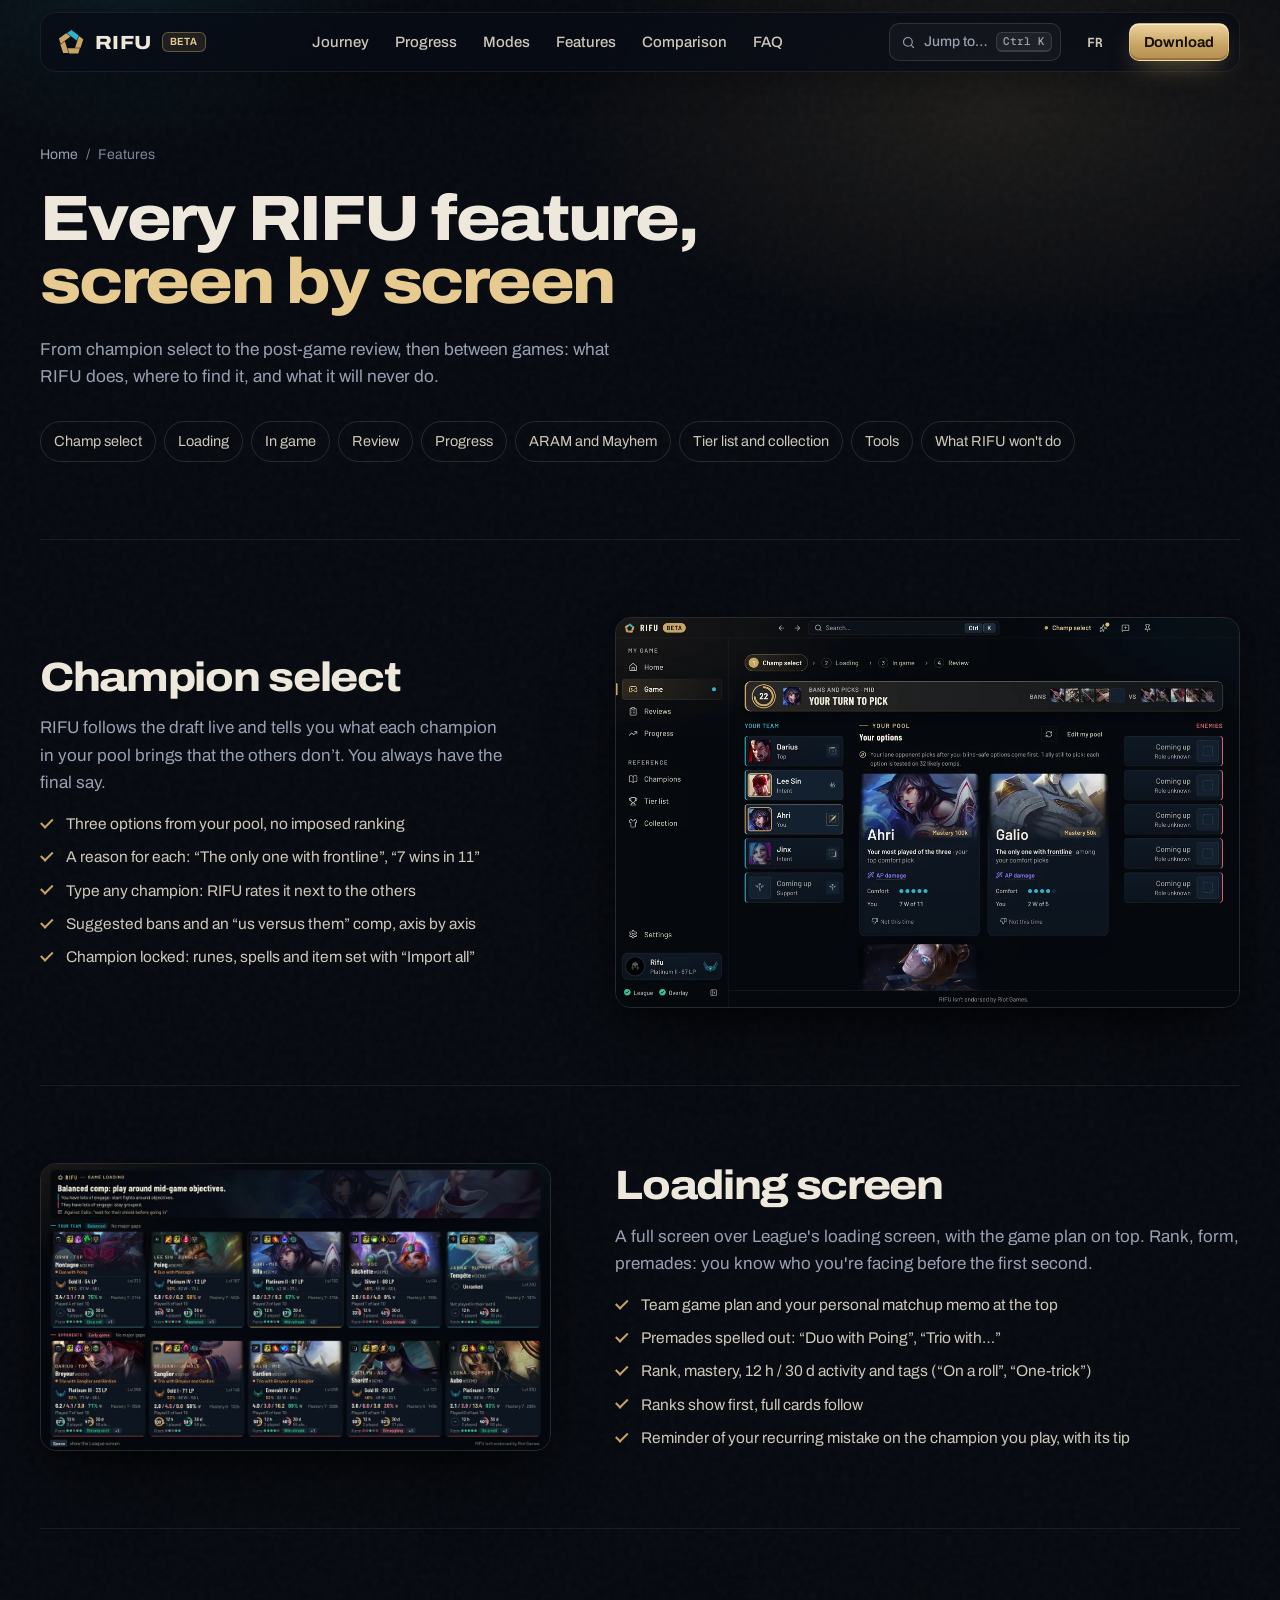
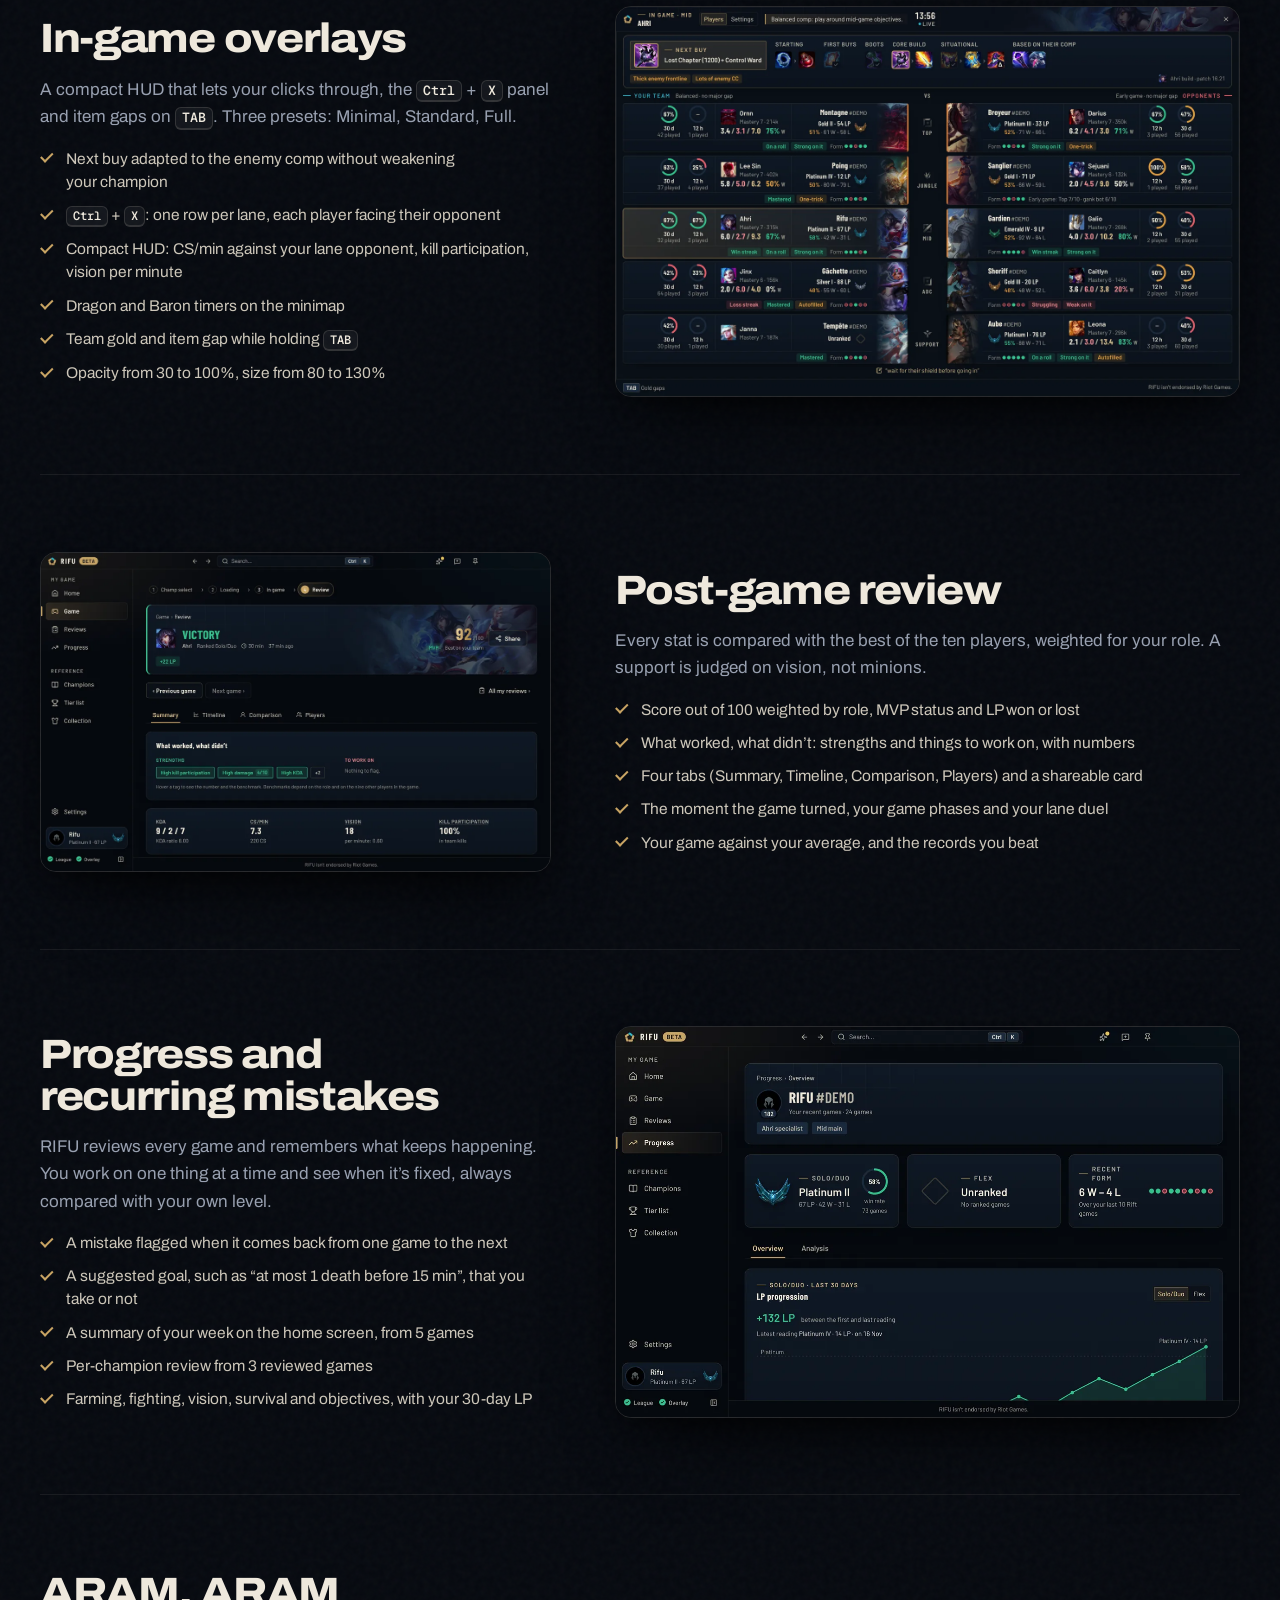
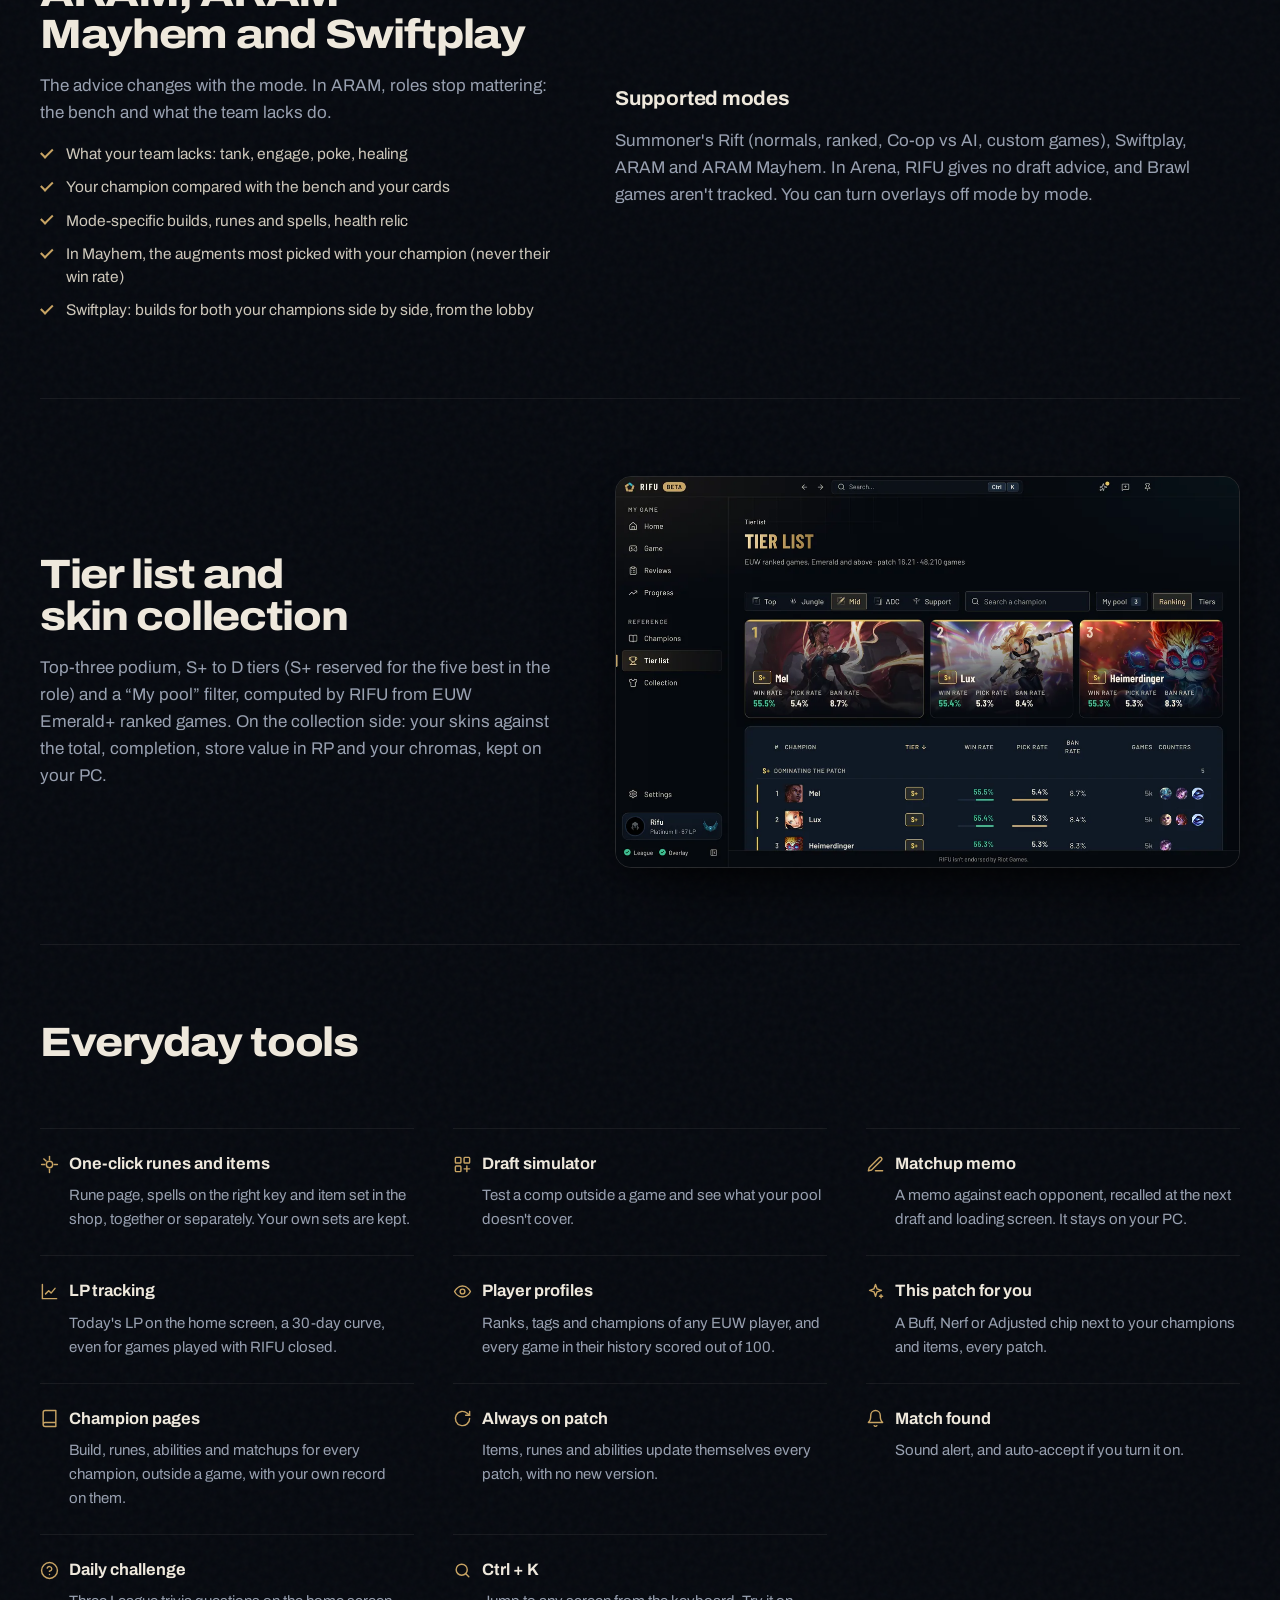
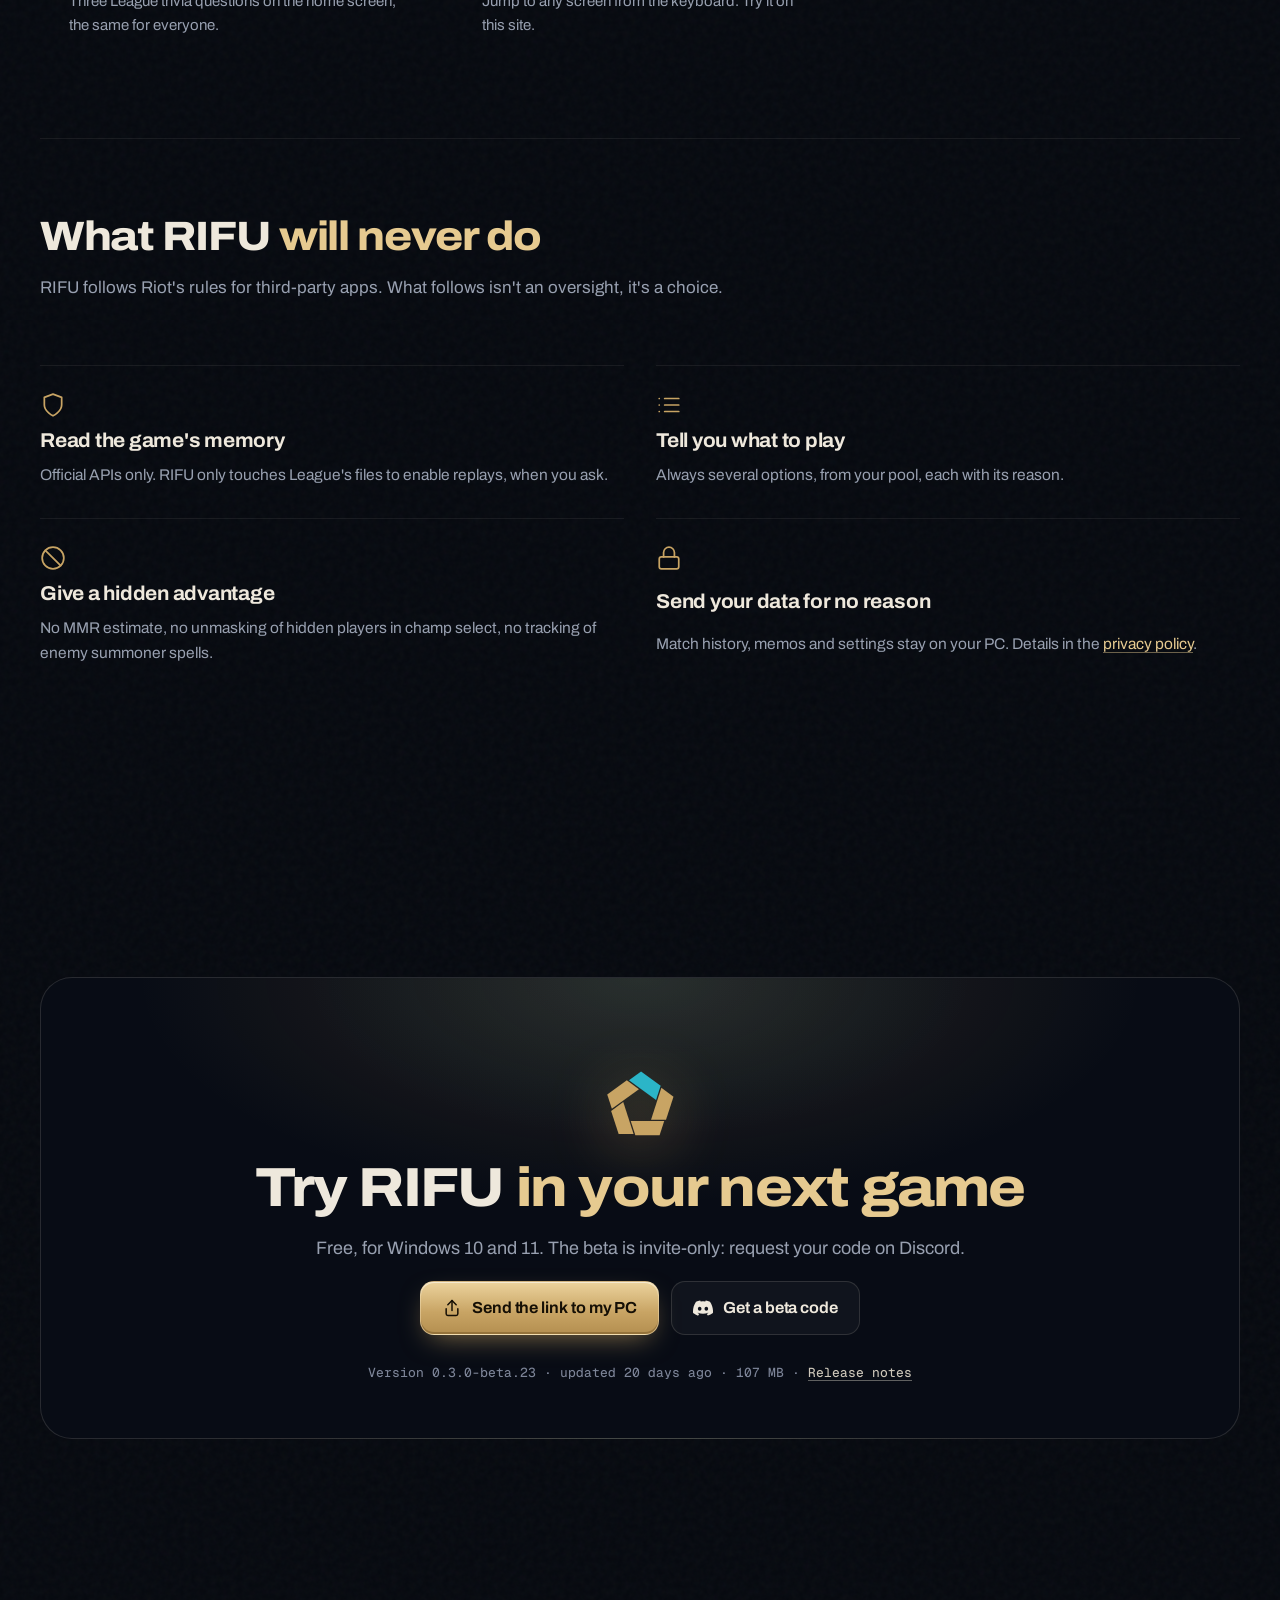
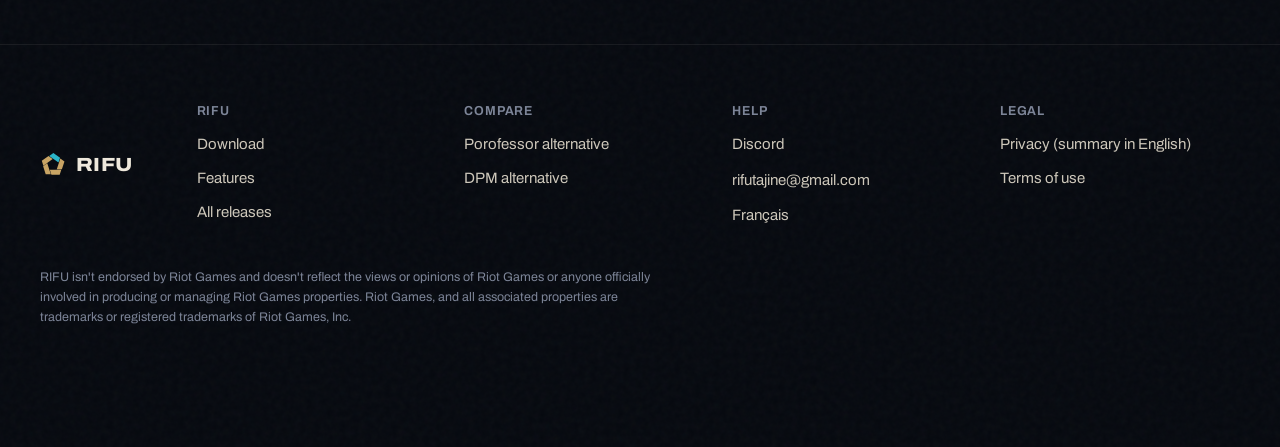
<file: docs/en/features.html>
<!doctype html>
<html lang="en">
<head>
  <meta charset="utf-8">
  <meta name="viewport" content="width=device-width, initial-scale=1, viewport-fit=cover">
  <title>RIFU features: draft, loading screen, overlays, review and LP</title>
  <meta name="description" content="Every feature of RIFU, the free League of Legends companion app: draft from your pool, scouting, overlays, score out of 100, ARAM, tier list.">
  <meta name="robots" content="index, follow, max-image-preview:large">
  <link rel="canonical" href="https://rifutajine.github.io/rifu-releases/en/features.html">
  <link rel="alternate" hreflang="fr" href="https://rifutajine.github.io/rifu-releases/fonctions.html">
  <link rel="alternate" hreflang="en" href="https://rifutajine.github.io/rifu-releases/en/features.html">
  <link rel="alternate" hreflang="x-default" href="https://rifutajine.github.io/rifu-releases/fonctions.html">
  <meta property="og:type" content="website">
  <meta property="og:site_name" content="RIFU">
  <meta property="og:locale" content="en_GB">
  <meta property="og:locale:alternate" content="fr_FR">
  <meta property="og:title" content="Every RIFU feature, screen by screen">
  <meta property="og:description" content="Every feature of RIFU, the free League of Legends companion app: draft from your pool, scouting, overlays, score out of 100, ARAM, tier list.">
  <meta property="og:url" content="https://rifutajine.github.io/rifu-releases/en/features.html">
  <meta property="og:image" content="https://rifutajine.github.io/rifu-releases/assets/og.jpg">
  <meta property="og:image:width" content="1200">
  <meta property="og:image:height" content="630">
  <meta name="twitter:card" content="summary_large_image">
  <meta name="twitter:title" content="Every RIFU feature, screen by screen">
  <meta name="twitter:description" content="Every feature of RIFU, the free League of Legends companion app: draft from your pool, scouting, overlays, score out of 100, ARAM, tier list.">
  <meta name="twitter:image" content="https://rifutajine.github.io/rifu-releases/assets/og.jpg">
  <meta name="theme-color" content="#05080E">
  <meta name="color-scheme" content="dark">
  <link rel="manifest" href="../site.webmanifest">
  <link rel="icon" href="../assets/logo.svg" type="image/svg+xml">
  <link rel="icon" href="../assets/favicon-32.png" sizes="32x32" type="image/png">
  <link rel="apple-touch-icon" href="../assets/apple-touch-icon.png">
  <link rel="preload" href="../assets/fonts/archivo-var.woff2" as="font" type="font/woff2" crossorigin>
  <link rel="stylesheet" href="../assets/style.css">
  <script>document.documentElement.classList.add('js')</script>
  <script src="../assets/site.js" defer></script>
  <script type="speculationrules">{"prerender":[{"where":{"href_matches":"download.html*"},"eagerness":"moderate"}],"prefetch":[{"where":{"href_matches":"*.html"},"eagerness":"moderate"}]}</script>

  <script type="application/ld+json">
  {
    "@context": "https://schema.org",
    "@graph": [
      {
        "@type": "WebPage",
        "@id": "https://rifutajine.github.io/rifu-releases/en/features.html",
        "url": "https://rifutajine.github.io/rifu-releases/en/features.html",
        "name": "Every RIFU feature",
        "inLanguage": "en",
        "about": {
          "@id": "https://rifutajine.github.io/rifu-releases/#app"
        }
      },
      {
        "@type": "BreadcrumbList",
        "itemListElement": [
          {
            "@type": "ListItem",
            "position": 1,
            "name": "RIFU",
            "item": "https://rifutajine.github.io/rifu-releases/en/"
          },
          {
            "@type": "ListItem",
            "position": 2,
            "name": "Features",
            "item": "https://rifutajine.github.io/rifu-releases/en/features.html"
          }
        ]
      },
      {
        "@type": "SoftwareApplication",
        "@id": "https://rifutajine.github.io/rifu-releases/#app",
        "name": "RIFU",
        "applicationCategory": "GameApplication",
        "operatingSystem": "Windows 10, Windows 11",
        "isAccessibleForFree": true,
        "offers": {
          "@type": "Offer",
          "price": "0",
          "priceCurrency": "EUR"
        },
        "downloadUrl": "https://rifutajine.github.io/rifu-releases/en/download.html"
      }
    ]
  }
  </script>
</head>
<body class="sub-page">
  <a class="skip" href="#contenu">Skip to content</a>
  <svg class="sprite" aria-hidden="true"><defs>
    <symbol id="i-download" viewBox="0 0 24 24"><path d="M12 3v12"/><path d="m7 10 5 5 5-5"/><path d="M5 21h14"/></symbol>
    <symbol id="i-chart" viewBox="0 0 24 24"><path d="M3 3v18h18"/><path d="m7 15 4-4 3 3 5-6"/></symbol>
    <symbol id="i-runes" viewBox="0 0 24 24"><path d="M12 2v4"/><path d="m4.9 4.9 2.8 2.8"/><path d="M2 12h4"/><circle cx="12" cy="12" r="4"/><path d="M12 18v4"/><path d="M18 12h4"/></symbol>
    <symbol id="i-eye" viewBox="0 0 24 24"><path d="M2 12s3.5-7 10-7 10 7 10 7-3.5 7-10 7S2 12 2 12Z"/><circle cx="12" cy="12" r="3"/></symbol>
    <symbol id="i-skin" viewBox="0 0 24 24"><path d="M20.4 6.6 16 4a4 4 0 0 1-8 0L3.6 6.6a1 1 0 0 0-.5 1.2l1.4 4a1 1 0 0 0 1.3.6L7 12v8a1 1 0 0 0 1 1h8a1 1 0 0 0 1-1v-8l1.2.4a1 1 0 0 0 1.3-.6l1.4-4a1 1 0 0 0-.5-1.2Z"/></symbol>
    <symbol id="i-book" viewBox="0 0 24 24"><path d="M4 19.5v-15A2.5 2.5 0 0 1 6.5 2H20v20H6.5a2.5 2.5 0 0 1 0-5H20"/></symbol>
    <symbol id="i-grid" viewBox="0 0 24 24"><rect x="3" y="3" width="7" height="7" rx="1"/><rect x="14" y="3" width="7" height="7" rx="1"/><rect x="3" y="14" width="7" height="7" rx="1"/><path d="M14 17.5h7M17.5 14v7"/></symbol>
    <symbol id="i-pen" viewBox="0 0 24 24"><path d="M12 20h9"/><path d="M16.5 3.5a2.1 2.1 0 0 1 3 3L7 19l-4 1 1-4Z"/></symbol>
    <symbol id="i-sliders" viewBox="0 0 24 24"><path d="M4 21v-7"/><path d="M4 10V3"/><path d="M12 21v-9"/><path d="M12 8V3"/><path d="M20 21v-5"/><path d="M20 12V3"/><path d="M2 14h4"/><path d="M10 8h4"/><path d="M18 16h4"/></symbol>
    <symbol id="i-refresh" viewBox="0 0 24 24"><path d="M21 12a9 9 0 1 1-3-6.7L21 8"/><path d="M21 3v5h-5"/></symbol>
    <symbol id="i-bell" viewBox="0 0 24 24"><path d="M18 8A6 6 0 0 0 6 8c0 7-3 9-3 9h18s-3-2-3-9"/><path d="M13.7 21a2 2 0 0 1-3.4 0"/></symbol>
    <symbol id="i-shield" viewBox="0 0 24 24"><path d="M12 22s8-4 8-10V5l-8-3-8 3v7c0 6 8 10 8 10Z"/></symbol>
    <symbol id="i-list" viewBox="0 0 24 24"><path d="M8 6h13M8 12h13M8 18h13M3 6h.01M3 12h.01M3 18h.01"/></symbol>
    <symbol id="i-ban" viewBox="0 0 24 24"><circle cx="12" cy="12" r="10"/><path d="m4.9 4.9 14.2 14.2"/></symbol>
    <symbol id="i-lock" viewBox="0 0 24 24"><rect x="3" y="11" width="18" height="11" rx="2"/><path d="M7 11V7a5 5 0 0 1 10 0v4"/></symbol>
    <symbol id="i-spark" viewBox="0 0 24 24"><path d="M12 3l1.9 5.6L19.5 10.5l-5.6 1.9L12 18l-1.9-5.6L4.5 10.5l5.6-1.9Z"/><path d="M19 16v4M17 18h4"/></symbol>
    <symbol id="i-quiz" viewBox="0 0 24 24"><circle cx="12" cy="12" r="10"/><path d="M9.1 9a3 3 0 0 1 5.8 1c0 2-3 3-3 3"/><path d="M12 17h.01"/></symbol>
    <symbol id="i-check" viewBox="0 0 20 20"><path d="M5 10.5 8.5 14 15 6.5"/></symbol>
    <symbol id="i-search" viewBox="0 0 24 24"><circle cx="11" cy="11" r="7"/><path d="m20 20-3.5-3.5"/></symbol>
    <symbol id="i-discord" viewBox="0 0 24 24"><path fill="currentColor" stroke="none" d="M20.32 4.37A19.8 19.8 0 0 0 15.4 2.85a.07.07 0 0 0-.08.04c-.21.38-.45.87-.61 1.25a18.3 18.3 0 0 0-5.49 0 12.6 12.6 0 0 0-.62-1.25.08.08 0 0 0-.08-.04 19.7 19.7 0 0 0-4.89 1.52.07.07 0 0 0-.03.03C.53 9.05-.32 13.58.1 18.06a.08.08 0 0 0 .03.06 19.9 19.9 0 0 0 5.99 3.03.08.08 0 0 0 .08-.03c.46-.63.87-1.3 1.23-2a.08.08 0 0 0-.04-.1 13.1 13.1 0 0 1-1.87-.9.08.08 0 0 1 0-.13l.37-.29a.07.07 0 0 1 .08-.01c3.93 1.8 8.18 1.8 12.07 0a.07.07 0 0 1 .08 0l.37.3a.08.08 0 0 1 0 .12c-.6.35-1.22.65-1.87.9a.08.08 0 0 0-.04.1c.36.7.77 1.37 1.22 2a.08.08 0 0 0 .08.03 19.8 19.8 0 0 0 6.01-3.03.08.08 0 0 0 .03-.05c.5-5.18-.84-9.67-3.55-13.66a.06.06 0 0 0-.03-.03ZM8.02 15.33c-1.18 0-2.16-1.09-2.16-2.42s.96-2.42 2.16-2.42c1.21 0 2.18 1.1 2.16 2.42 0 1.33-.96 2.42-2.16 2.42Zm7.97 0c-1.18 0-2.15-1.09-2.15-2.42s.95-2.42 2.15-2.42c1.21 0 2.18 1.1 2.16 2.42 0 1.33-.95 2.42-2.16 2.42Z"/></symbol>
    <symbol id="i-arrow" viewBox="0 0 24 24"><path d="M5 12h14"/><path d="m13 6 6 6-6 6"/></symbol>
    <symbol id="i-share" viewBox="0 0 24 24"><path d="M12 15V3"/><path d="m7 8 5-5 5 5"/><path d="M5 13v6a2 2 0 0 0 2 2h10a2 2 0 0 0 2-2v-6"/></symbol>
  </defs></svg>

  <header class="top" id="top">
    <div class="top-bar">
      <a class="brand" href="./" aria-label="RIFU, home">
        <img src="../assets/logo.svg" alt="" width="28" height="28">
        <span>RIFU</span>
        <small class="brand-beta">Beta</small>
      </a>
      <nav class="nav" aria-label="Sections">
        <a href="./#parcours">Journey</a>
        <a href="./#progression">Progress</a>
        <a href="./#modes">Modes</a>
        <a href="features.html">Features</a>
        <a href="./#comparatif">Comparison</a>
        <a href="./#faq">FAQ</a>
      </nav>
      <button class="cmd-btn" type="button" data-cmd-open aria-label="Quick navigation (Ctrl + K)">
        <svg class="ico" aria-hidden="true"><use href="#i-search"/></svg>
        <span>Jump to…</span>
        <kbd>Ctrl K</kbd>
      </button>
      <a class="lang" href="../fonctions.html" hreflang="fr" lang="fr" aria-label="Version française">FR</a>
      <a class="btn btn-primary btn-sm" href="download.html?dl=1" data-dl data-goatcounter-click="cta-entete">Download</a>
    </div>
  </header>

  <main id="contenu">
    <section class="page-hero" aria-labelledby="titre">
      <div class="wrap">
        <ol class="crumbs" aria-label="Breadcrumb"><li><a href="./">Home</a></li><li aria-current="page">Features</li></ol>
        <h1 id="titre">Every RIFU feature, <span class="gold">screen by screen</span></h1>
        <p class="lead">From champion select to the post-game review, then between games: what RIFU does, where to find it, and what it will never do.</p>
        <nav class="toc" aria-label="On this page">
          <a href="#selection">Champ select</a><a href="#chargement">Loading</a><a href="#en-partie">In game</a><a href="#bilan">Review</a><a href="#progression">Progress</a><a href="#modes">ARAM and Mayhem</a><a href="#reference">Tier list and collection</a><a href="#outils">Tools</a><a href="#regles">What RIFU won't do</a>
        </nav>
      </div>
    </section>
    <section style="padding-top:0">
      <div class="wrap">
        <article class="feature-block" id="selection">
          <div class="copy">
            <h2>Champion select</h2>
            <p>RIFU follows the draft live and tells you what each champion in your pool brings that the others don’t. You always have the final say.</p>
            <ul class="ticks"><li>Three options from your pool, no imposed ranking</li><li>A reason for each: “The only one with frontline”, “7 wins in 11”</li><li>Type any champion: RIFU rates it next to the others</li><li>Suggested bans and an “us versus them” comp, axis by axis</li><li>Champion locked: runes, spells and item set with “Import all”</li></ul>
          </div>
          <a class="page-shot zoom" href="../assets/captures/en/selection.webp"><img src="../assets/captures/en/selection-1x.webp" srcset="../assets/captures/en/selection-1x.webp 1240w, ../assets/captures/en/selection.webp 2480w" sizes="(max-width: 900px) 100vw, 640px" width="2480" height="1550" loading="lazy" alt="Champion select in RIFU: your team, the enemies and the options from your pool, each with what it adds."></a>
        </article>
        <article class="feature-block" id="chargement">
          <div class="copy">
            <h2>Loading screen</h2>
            <p>A full screen over League's loading screen, with the game plan on top. Rank, form, premades: you know who you're facing before the first second.</p>
            <ul class="ticks"><li>Team game plan and your personal matchup memo at the top</li><li>Premades spelled out: “Duo with Poing”, “Trio with…”</li><li>Rank, mastery, 12 h / 30 d activity and tags (“On a roll”, “One-trick”)</li><li>Ranks show first, full cards follow</li><li>Reminder of your recurring mistake on the champion you play, with its tip</li></ul>
          </div>
          <a class="page-shot zoom" href="../assets/captures/en/chargement.webp"><img src="../assets/captures/en/chargement-1x.webp" srcset="../assets/captures/en/chargement-1x.webp 1280w, ../assets/captures/en/chargement.webp 2560w" sizes="(max-width: 900px) 100vw, 640px" width="2560" height="1440" loading="lazy" alt="RIFU full-screen loading screen: the game plan on top, then all ten players with their rank, tags, form and group."></a>
        </article>
        <article class="feature-block" id="en-partie">
          <div class="copy">
            <h2>In-game overlays</h2>
            <p>A compact HUD that lets your clicks through, the <kbd>Ctrl</kbd> + <kbd>X</kbd> panel and item gaps on <kbd>TAB</kbd>. Three presets: Minimal, Standard, Full.</p>
            <ul class="ticks"><li>Next buy adapted to the enemy comp without weakening your champion</li><li><kbd>Ctrl</kbd> + <kbd>X</kbd>: one row per lane, each player facing their opponent</li><li>Compact HUD: CS/min against your lane opponent, kill participation, vision per minute</li><li>Dragon and Baron timers on the minimap</li><li>Team gold and item gap while holding <kbd>TAB</kbd></li><li>Opacity from 30 to 100%, size from 80 to 130%</li></ul>
          </div>
          <a class="page-shot zoom" href="../assets/captures/en/panneau.webp"><img src="../assets/captures/en/panneau-1x.webp" srcset="../assets/captures/en/panneau-1x.webp 1440w, ../assets/captures/en/panneau.webp 2880w" sizes="(max-width: 900px) 100vw, 640px" width="2880" height="1800" loading="lazy" alt="Ctrl + X panel in game: the next buy and build steps at the top, then one row per lane with each player facing their opponent."></a>
        </article>
        <article class="feature-block" id="bilan">
          <div class="copy">
            <h2>Post-game review</h2>
            <p>Every stat is compared with the best of the ten players, weighted for your role. A support is judged on vision, not minions.</p>
            <ul class="ticks"><li>Score out of 100 weighted by role, MVP status and LP won or lost</li><li>What worked, what didn’t: strengths and things to work on, with numbers</li><li>Four tabs (Summary, Timeline, Comparison, Players) and a shareable card</li><li>The moment the game turned, your game phases and your lane duel</li><li>Your game against your average, and the records you beat</li></ul>
          </div>
          <a class="page-shot zoom" href="../assets/captures/en/bilan.webp"><img src="../assets/captures/en/bilan-1x.webp" srcset="../assets/captures/en/bilan-1x.webp 1240w, ../assets/captures/en/bilan.webp 2480w" sizes="(max-width: 900px) 100vw, 640px" width="2480" height="1550" loading="lazy" alt="Post-game review, Summary tab: victory, a score of 92 out of 100, LP gained, strengths and key numbers."></a>
        </article>
        <article class="feature-block" id="progression">
          <div class="copy">
            <h2>Progress and recurring mistakes</h2>
            <p>RIFU reviews every game and remembers what keeps happening. You work on one thing at a time and see when it’s fixed, always compared with your own level.</p>
            <ul class="ticks"><li>A mistake flagged when it comes back from one game to the next</li><li>A suggested goal, such as “at most 1 death before 15 min”, that you take or not</li><li>A summary of your week on the home screen, from 5 games</li><li>Per-champion review from 3 reviewed games</li><li>Farming, fighting, vision, survival and objectives, with your 30-day LP</li></ul>
          </div>
          <a class="page-shot zoom" href="../assets/captures/en/progression.webp"><img src="../assets/captures/en/progression-1x.webp" srcset="../assets/captures/en/progression-1x.webp 1240w, ../assets/captures/en/progression.webp 2480w" sizes="(max-width: 900px) 100vw, 640px" width="2480" height="1550" loading="lazy" alt="RIFU Progress page: rank, recent form and 30-day LP curve."></a>
        </article>
        <article class="feature-block" id="modes">
          <div class="copy">
            <h2>ARAM, ARAM Mayhem and Swiftplay</h2>
            <p>The advice changes with the mode. In ARAM, roles stop mattering: the bench and what the team lacks do.</p>
            <ul class="ticks"><li>What your team lacks: tank, engage, poke, healing</li><li>Your champion compared with the bench and your cards</li><li>Mode-specific builds, runes and spells, health relic</li><li>In Mayhem, the augments most picked with your champion (never their win rate)</li><li>Swiftplay: builds for both your champions side by side, from the lobby</li></ul>
          </div>
          <div class="copy">
            <h3>Supported modes</h3>
            <p>Summoner's Rift (normals, ranked, Co-op vs AI, custom games), Swiftplay, ARAM and ARAM Mayhem. In Arena, RIFU gives no draft advice, and Brawl games aren't tracked. You can turn overlays off mode by mode.</p>
          </div>
        </article>
        <article class="feature-block" id="reference">
          <div class="copy">
            <h2>Tier list and skin collection</h2>
            <p>Top-three podium, S+ to D tiers (S+ reserved for the five best in the role) and a “My pool” filter, computed by RIFU from EUW Emerald+ ranked games. On the collection side: your skins against the total, completion, store value in RP and your chromas, kept on your PC.</p>
          </div>
          <a class="page-shot zoom" href="../assets/captures/en/tier-list.webp"><img src="../assets/captures/en/tier-list-1x.webp" srcset="../assets/captures/en/tier-list-1x.webp 1240w, ../assets/captures/en/tier-list.webp 2480w" sizes="(max-width: 900px) 100vw, 640px" width="2480" height="1550" loading="lazy" alt="RIFU mid tier list: top-three podium, then the ranking by tier with wins, picks and bans."></a>
        </article>
        <article class="feature-block" id="outils" style="grid-template-columns:1fr">
          <div class="copy"><h2>Everyday tools</h2></div>
          <dl class="toolindex">
            <div><dt><svg class="ico" aria-hidden="true"><use href="#i-runes"/></svg>One-click runes and items</dt><dd>Rune page, spells on the right key and item set in the shop, together or separately. Your own sets are kept.</dd></div>
            <div><dt><svg class="ico" aria-hidden="true"><use href="#i-grid"/></svg>Draft simulator</dt><dd>Test a comp outside a game and see what your pool doesn't cover.</dd></div>
            <div><dt><svg class="ico" aria-hidden="true"><use href="#i-pen"/></svg>Matchup memo</dt><dd>A memo against each opponent, recalled at the next draft and loading screen. It stays on your PC.</dd></div>
            <div><dt><svg class="ico" aria-hidden="true"><use href="#i-chart"/></svg>LP tracking</dt><dd>Today's LP on the home screen, a 30-day curve, even for games played with RIFU closed.</dd></div>
            <div><dt><svg class="ico" aria-hidden="true"><use href="#i-eye"/></svg>Player profiles</dt><dd>Ranks, tags and champions of any EUW player, and every game in their history scored out of 100.</dd></div>
            <div><dt><svg class="ico" aria-hidden="true"><use href="#i-spark"/></svg>This patch for you</dt><dd>A Buff, Nerf or Adjusted chip next to your champions and items, every patch.</dd></div>
            <div><dt><svg class="ico" aria-hidden="true"><use href="#i-book"/></svg>Champion pages</dt><dd>Build, runes, abilities and matchups for every champion, outside a game, with your own record on them.</dd></div>
            <div><dt><svg class="ico" aria-hidden="true"><use href="#i-refresh"/></svg>Always on patch</dt><dd>Items, runes and abilities update themselves every patch, with no new version.</dd></div>
            <div><dt><svg class="ico" aria-hidden="true"><use href="#i-bell"/></svg>Match found</dt><dd>Sound alert, and auto-accept if you turn it on.</dd></div>
            <div><dt><svg class="ico" aria-hidden="true"><use href="#i-quiz"/></svg>Daily challenge</dt><dd>Three League trivia questions on the home screen, the same for everyone.</dd></div>
            <div><dt><svg class="ico" aria-hidden="true"><use href="#i-search"/></svg>Ctrl + K</dt><dd>Jump to any screen from the keyboard. Try it on this site.</dd></div>
          </dl>
        </article>
        <article class="feature-block" id="regles" style="grid-template-columns:1fr">
          <div class="copy">
            <h2>What RIFU <span class="gold">will never do</span></h2>
            <p>RIFU follows Riot's rules for third-party apps. What follows isn't an oversight, it's a choice.</p>
          </div>
          <ul class="rules-list">
            <li><svg class="ico" aria-hidden="true"><use href="#i-shield"/></svg><h3>Read the game's memory</h3><p>Official APIs only. RIFU only touches League's files to enable replays, when you ask.</p></li>
            <li><svg class="ico" aria-hidden="true"><use href="#i-list"/></svg><h3>Tell you what to play</h3><p>Always several options, from your pool, each with its reason.</p></li>
            <li><svg class="ico" aria-hidden="true"><use href="#i-ban"/></svg><h3>Give a hidden advantage</h3><p>No MMR estimate, no unmasking of hidden players in champ select, no tracking of enemy summoner spells.</p></li>
            <li><svg class="ico" aria-hidden="true"><use href="#i-lock"/></svg><h3>Send your data for no reason</h3><p>Match history, memos and settings stay on your PC. Details in the <a href="../confidentialite.html#english">privacy policy</a>.</p></li>
          </ul>
        </article>
      </div>
    </section>

    <section class="launch">
      <div class="wrap">
        <div class="launch-card">
          <svg class="launch-penta" viewBox="0 0 64 64" aria-hidden="true"><path d="M4.4 24 20.9 12.1 31.1 19.5 8.3 36Z"/><path d="M14 57.2 7.7 37.8 17.9 30.4 26.6 57.2Z"/><path class="you" d="M32.9 4.7 49.4 16.6 45.5 28.6 22.7 12.1Z"/><path d="M48.5 58.3 28.1 58.3 24.2 46.3 52.4 46.3Z"/><path d="M60.2 25.8 53.9 45.2 41.3 45.2 50 18.4Z"/></svg>
          <h2>Try RIFU <span class="gold">in your next game</span></h2>
          <p class="launch-lead">Free, for Windows 10 and 11. The beta is invite-only: request your code on Discord.</p>
          <div class="cta-row">
            <a class="btn btn-primary btn-lg" href="download.html?dl=1" data-dl data-goatcounter-click="cta-page"><svg class="ico" aria-hidden="true"><use href="#i-download"/></svg><span data-dl-label>Download for Windows</span></a>
            <a class="btn btn-ghost btn-lg" data-discord href="#" data-goatcounter-click="cta-page-discord"><svg class="ico" aria-hidden="true"><use href="#i-discord"/></svg>Get a beta code</a>
          </div>
          <p class="dl-meta" data-download-meta></p>
        </div>
      </div>
    </section>
  </main>

  <footer class="foot">
    <div class="wrap foot-grid">
      <a class="brand" href="./"><img src="../assets/logo.svg" alt="" width="26" height="26"><span>RIFU</span></a>
      <nav class="foot-links" aria-label="Footer">
        <div><b>RIFU</b><a href="download.html">Download</a><a href="features.html">Features</a><a href="https://github.com/Rifutajine/rifu-releases/releases">All releases</a></div>
        <div><b>Compare</b><a href="porofessor-alternative.html">Porofessor alternative</a><a href="dpm-alternative.html">DPM alternative</a></div>
        <div><b>Help</b><a data-discord href="#">Discord</a><span data-contact><a href="#">Contact</a></span><a href="../fonctions.html" hreflang="fr" lang="fr">Français</a></div>
        <div><b>Legal</b><a href="../confidentialite.html#english">Privacy (summary in English)</a><a href="../conditions.html#english">Terms of use</a></div>
      </nav>
      <p class="legal" lang="en">RIFU isn't endorsed by Riot Games and doesn't reflect the views or opinions of Riot Games or anyone officially involved in producing or managing Riot Games properties. Riot Games, and all associated properties are trademarks or registered trademarks of Riot Games, Inc.</p>
    </div>
  </footer>
</body>
</html>
</file>
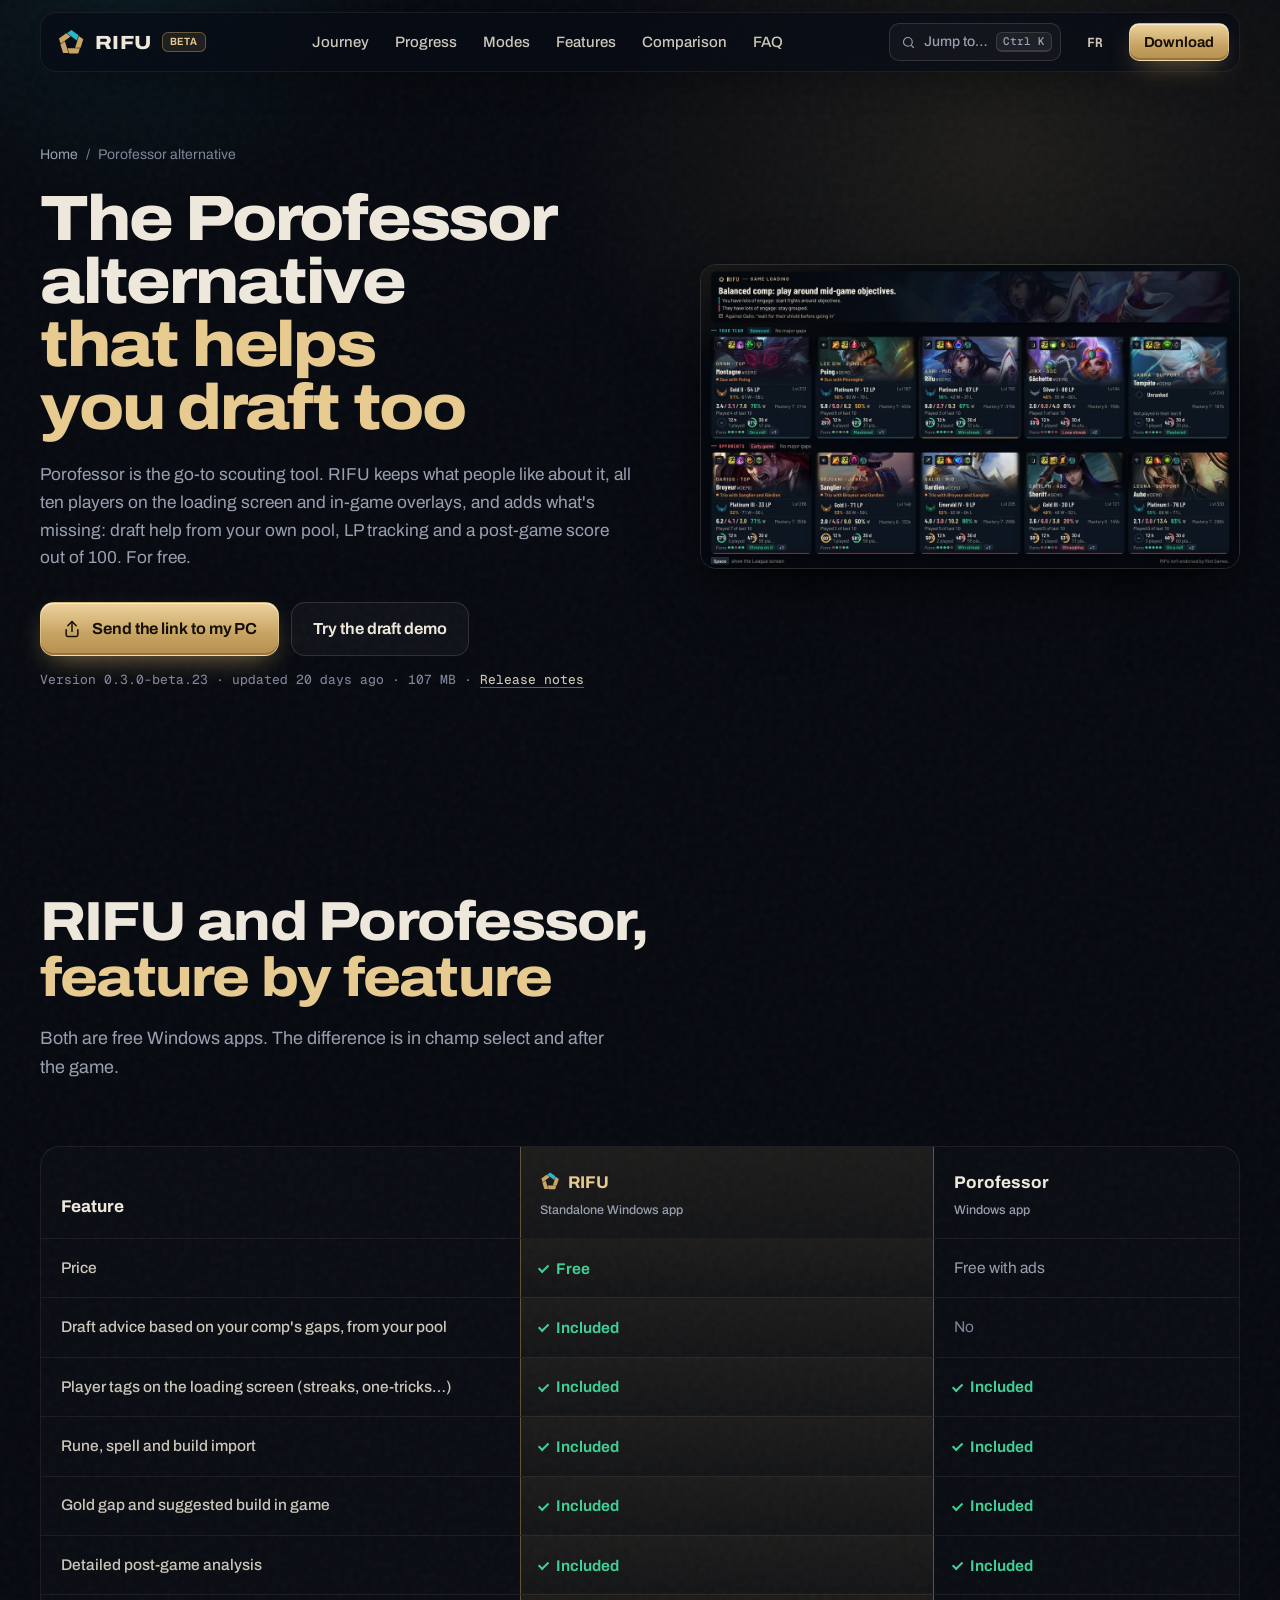
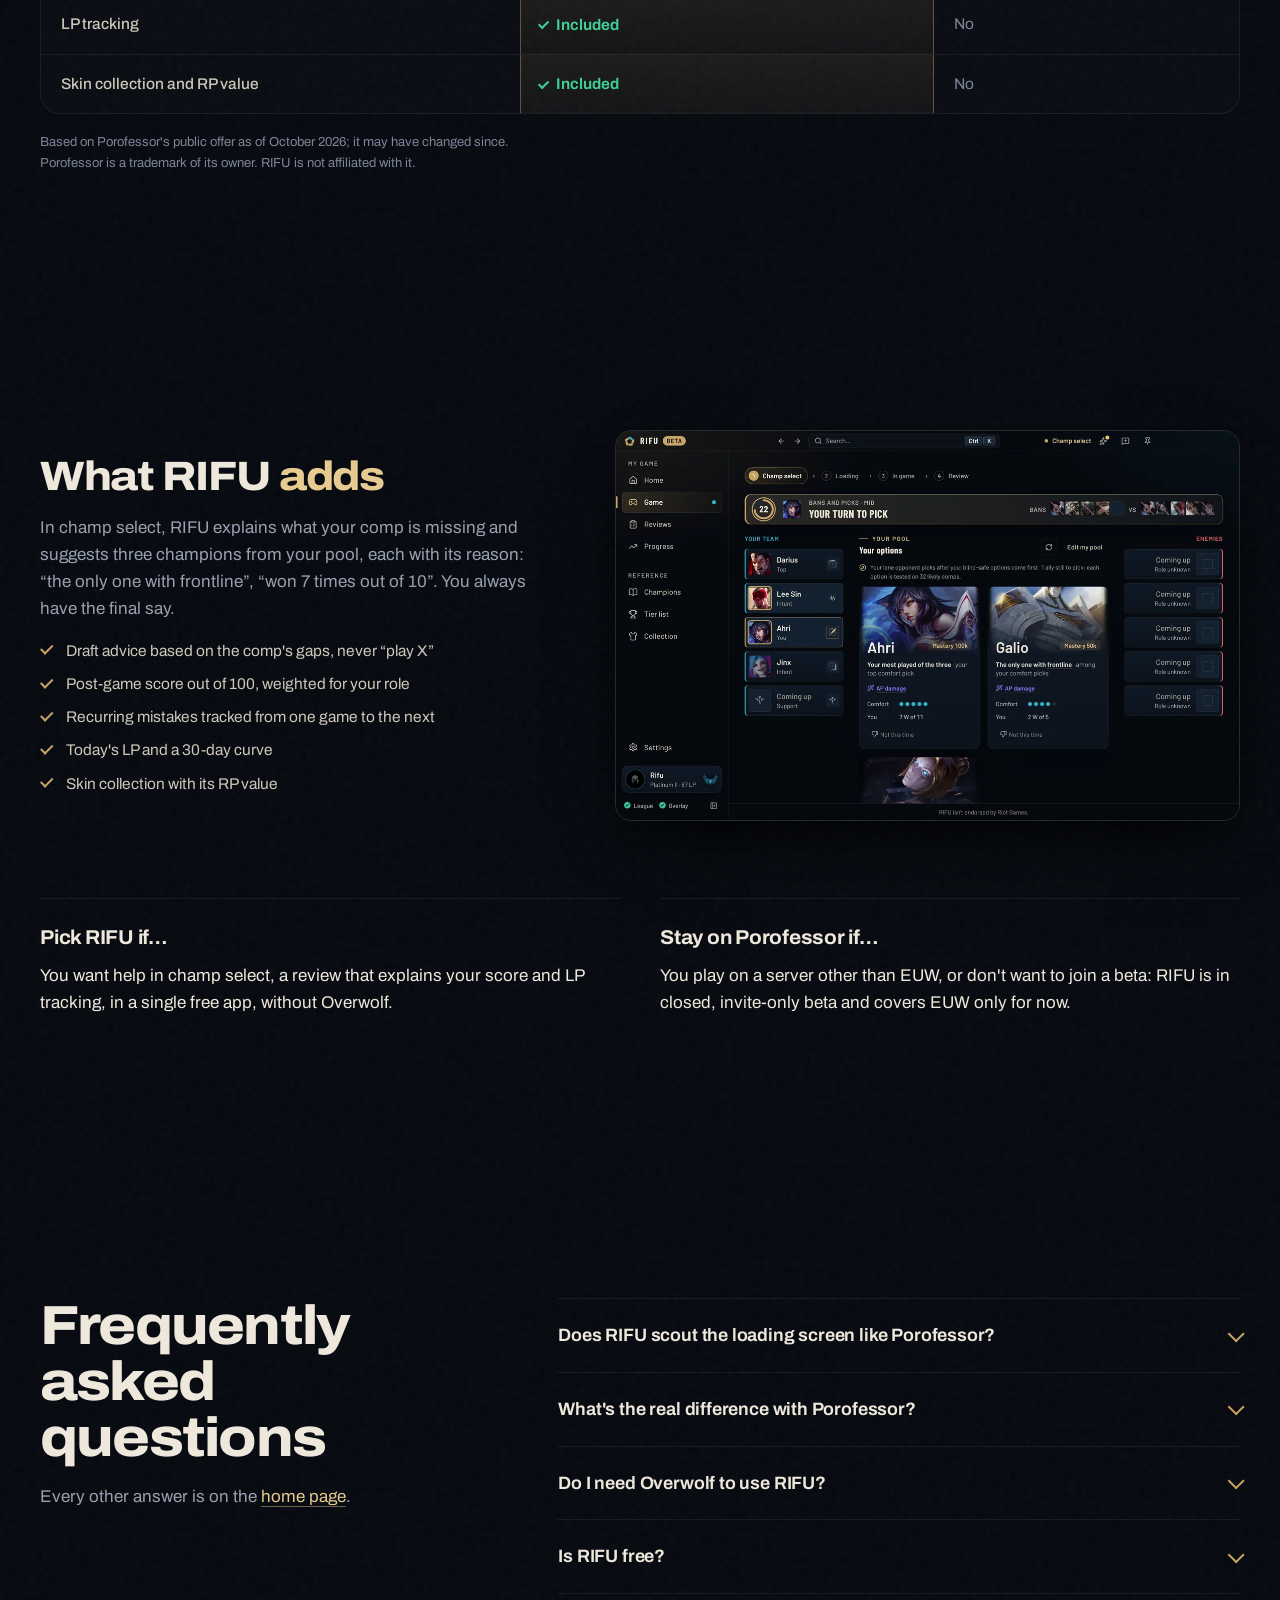
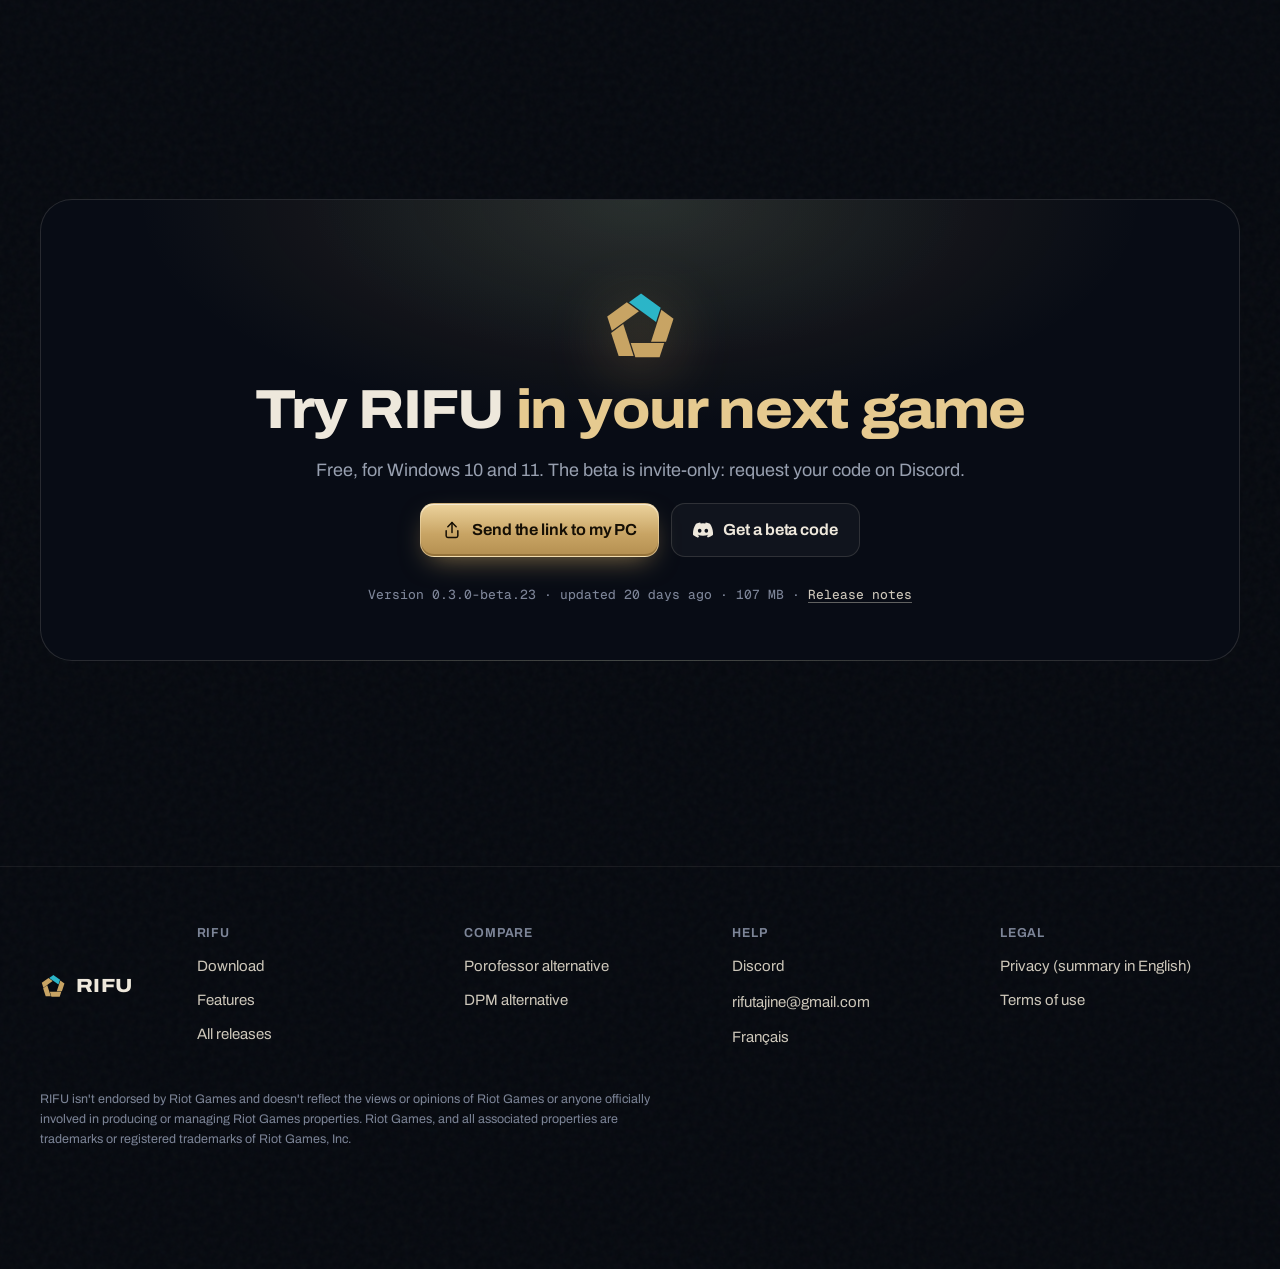
<file: docs/en/porofessor-alternative.html>
<!doctype html>
<html lang="en">
<head>
  <meta charset="utf-8">
  <meta name="viewport" content="width=device-width, initial-scale=1, viewport-fit=cover">
  <title>Free Porofessor alternative: RIFU, League app for Windows</title>
  <meta name="description" content="RIFU, the free Porofessor alternative: scouting of all ten players, in-game overlays, plus draft advice from your own pool and LP tracking.">
  <meta name="robots" content="index, follow, max-image-preview:large">
  <link rel="canonical" href="https://rifutajine.github.io/rifu-releases/en/porofessor-alternative.html">
  <link rel="alternate" hreflang="fr" href="https://rifutajine.github.io/rifu-releases/alternative-porofessor.html">
  <link rel="alternate" hreflang="en" href="https://rifutajine.github.io/rifu-releases/en/porofessor-alternative.html">
  <link rel="alternate" hreflang="x-default" href="https://rifutajine.github.io/rifu-releases/alternative-porofessor.html">
  <meta property="og:type" content="website">
  <meta property="og:site_name" content="RIFU">
  <meta property="og:locale" content="en_GB">
  <meta property="og:locale:alternate" content="fr_FR">
  <meta property="og:title" content="RIFU, the Porofessor alternative that helps you draft too">
  <meta property="og:description" content="RIFU, the free Porofessor alternative: scouting of all ten players, in-game overlays, plus draft advice from your own pool and LP tracking.">
  <meta property="og:url" content="https://rifutajine.github.io/rifu-releases/en/porofessor-alternative.html">
  <meta property="og:image" content="https://rifutajine.github.io/rifu-releases/assets/og.jpg">
  <meta property="og:image:width" content="1200">
  <meta property="og:image:height" content="630">
  <meta name="twitter:card" content="summary_large_image">
  <meta name="twitter:title" content="RIFU, the Porofessor alternative that helps you draft too">
  <meta name="twitter:description" content="RIFU, the free Porofessor alternative: scouting of all ten players, in-game overlays, plus draft advice from your own pool and LP tracking.">
  <meta name="twitter:image" content="https://rifutajine.github.io/rifu-releases/assets/og.jpg">
  <meta name="theme-color" content="#05080E">
  <meta name="color-scheme" content="dark">
  <link rel="manifest" href="../site.webmanifest">
  <link rel="icon" href="../assets/logo.svg" type="image/svg+xml">
  <link rel="icon" href="../assets/favicon-32.png" sizes="32x32" type="image/png">
  <link rel="apple-touch-icon" href="../assets/apple-touch-icon.png">
  <link rel="preload" href="../assets/fonts/archivo-var.woff2" as="font" type="font/woff2" crossorigin>
  <link rel="stylesheet" href="../assets/style.css">
  <script>document.documentElement.classList.add('js')</script>
  <script src="../assets/site.js" defer></script>
  <script type="speculationrules">{"prerender":[{"where":{"href_matches":"download.html*"},"eagerness":"moderate"}],"prefetch":[{"where":{"href_matches":"*.html"},"eagerness":"moderate"}]}</script>

  <script type="application/ld+json">
  {
    "@context": "https://schema.org",
    "@graph": [
      {
        "@type": "WebPage",
        "@id": "https://rifutajine.github.io/rifu-releases/en/porofessor-alternative.html",
        "url": "https://rifutajine.github.io/rifu-releases/en/porofessor-alternative.html",
        "name": "RIFU, a Porofessor alternative",
        "inLanguage": "en",
        "about": {
          "@id": "https://rifutajine.github.io/rifu-releases/#app"
        }
      },
      {
        "@type": "BreadcrumbList",
        "itemListElement": [
          {
            "@type": "ListItem",
            "position": 1,
            "name": "RIFU",
            "item": "https://rifutajine.github.io/rifu-releases/en/"
          },
          {
            "@type": "ListItem",
            "position": 2,
            "name": "Porofessor alternative",
            "item": "https://rifutajine.github.io/rifu-releases/en/porofessor-alternative.html"
          }
        ]
      },
      {
        "@type": "SoftwareApplication",
        "@id": "https://rifutajine.github.io/rifu-releases/#app",
        "name": "RIFU",
        "applicationCategory": "GameApplication",
        "operatingSystem": "Windows 10, Windows 11",
        "isAccessibleForFree": true,
        "offers": {
          "@type": "Offer",
          "price": "0",
          "priceCurrency": "EUR"
        },
        "downloadUrl": "https://rifutajine.github.io/rifu-releases/en/download.html"
      },
      {
        "@type": "FAQPage",
        "mainEntity": [
          {
            "@type": "Question",
            "name": "Does RIFU scout the loading screen like Porofessor?",
            "acceptedAnswer": {
              "@type": "Answer",
              "text": "Yes. On the loading screen, RIFU shows all ten players with their rank, mastery, form over 12 hours and 30 days, their premade groups and tags such as “On a roll” or “One-trick”, with the team game plan on top."
            }
          },
          {
            "@type": "Question",
            "name": "What's the real difference with Porofessor?",
            "acceptedAnswer": {
              "@type": "Answer",
              "text": "Champion select. RIFU reads what your comp is missing (frontline, engage, magic damage…) and suggests three champions from your own pool, each with its reason. It also adds LP tracking, progress from one game to the next and a skin collection."
            }
          },
          {
            "@type": "Question",
            "name": "Do I need Overwolf to use RIFU?",
            "acceptedAnswer": {
              "@type": "Answer",
              "text": "No. RIFU is a standalone Windows app: nothing else to install."
            }
          },
          {
            "@type": "Question",
            "name": "Is RIFU free?",
            "acceptedAnswer": {
              "@type": "Answer",
              "text": "Yes, completely, with no subscription. Eventually a discreet ad will appear in the RIFU window, never in champ select, on the loading screen, in game or in an overlay."
            }
          }
        ]
      }
    ]
  }
  </script>
</head>
<body class="sub-page">
  <a class="skip" href="#contenu">Skip to content</a>
  <svg class="sprite" aria-hidden="true"><defs>
    <symbol id="i-download" viewBox="0 0 24 24"><path d="M12 3v12"/><path d="m7 10 5 5 5-5"/><path d="M5 21h14"/></symbol>
    <symbol id="i-chart" viewBox="0 0 24 24"><path d="M3 3v18h18"/><path d="m7 15 4-4 3 3 5-6"/></symbol>
    <symbol id="i-runes" viewBox="0 0 24 24"><path d="M12 2v4"/><path d="m4.9 4.9 2.8 2.8"/><path d="M2 12h4"/><circle cx="12" cy="12" r="4"/><path d="M12 18v4"/><path d="M18 12h4"/></symbol>
    <symbol id="i-eye" viewBox="0 0 24 24"><path d="M2 12s3.5-7 10-7 10 7 10 7-3.5 7-10 7S2 12 2 12Z"/><circle cx="12" cy="12" r="3"/></symbol>
    <symbol id="i-skin" viewBox="0 0 24 24"><path d="M20.4 6.6 16 4a4 4 0 0 1-8 0L3.6 6.6a1 1 0 0 0-.5 1.2l1.4 4a1 1 0 0 0 1.3.6L7 12v8a1 1 0 0 0 1 1h8a1 1 0 0 0 1-1v-8l1.2.4a1 1 0 0 0 1.3-.6l1.4-4a1 1 0 0 0-.5-1.2Z"/></symbol>
    <symbol id="i-book" viewBox="0 0 24 24"><path d="M4 19.5v-15A2.5 2.5 0 0 1 6.5 2H20v20H6.5a2.5 2.5 0 0 1 0-5H20"/></symbol>
    <symbol id="i-grid" viewBox="0 0 24 24"><rect x="3" y="3" width="7" height="7" rx="1"/><rect x="14" y="3" width="7" height="7" rx="1"/><rect x="3" y="14" width="7" height="7" rx="1"/><path d="M14 17.5h7M17.5 14v7"/></symbol>
    <symbol id="i-pen" viewBox="0 0 24 24"><path d="M12 20h9"/><path d="M16.5 3.5a2.1 2.1 0 0 1 3 3L7 19l-4 1 1-4Z"/></symbol>
    <symbol id="i-sliders" viewBox="0 0 24 24"><path d="M4 21v-7"/><path d="M4 10V3"/><path d="M12 21v-9"/><path d="M12 8V3"/><path d="M20 21v-5"/><path d="M20 12V3"/><path d="M2 14h4"/><path d="M10 8h4"/><path d="M18 16h4"/></symbol>
    <symbol id="i-refresh" viewBox="0 0 24 24"><path d="M21 12a9 9 0 1 1-3-6.7L21 8"/><path d="M21 3v5h-5"/></symbol>
    <symbol id="i-bell" viewBox="0 0 24 24"><path d="M18 8A6 6 0 0 0 6 8c0 7-3 9-3 9h18s-3-2-3-9"/><path d="M13.7 21a2 2 0 0 1-3.4 0"/></symbol>
    <symbol id="i-shield" viewBox="0 0 24 24"><path d="M12 22s8-4 8-10V5l-8-3-8 3v7c0 6 8 10 8 10Z"/></symbol>
    <symbol id="i-list" viewBox="0 0 24 24"><path d="M8 6h13M8 12h13M8 18h13M3 6h.01M3 12h.01M3 18h.01"/></symbol>
    <symbol id="i-ban" viewBox="0 0 24 24"><circle cx="12" cy="12" r="10"/><path d="m4.9 4.9 14.2 14.2"/></symbol>
    <symbol id="i-lock" viewBox="0 0 24 24"><rect x="3" y="11" width="18" height="11" rx="2"/><path d="M7 11V7a5 5 0 0 1 10 0v4"/></symbol>
    <symbol id="i-spark" viewBox="0 0 24 24"><path d="M12 3l1.9 5.6L19.5 10.5l-5.6 1.9L12 18l-1.9-5.6L4.5 10.5l5.6-1.9Z"/><path d="M19 16v4M17 18h4"/></symbol>
    <symbol id="i-quiz" viewBox="0 0 24 24"><circle cx="12" cy="12" r="10"/><path d="M9.1 9a3 3 0 0 1 5.8 1c0 2-3 3-3 3"/><path d="M12 17h.01"/></symbol>
    <symbol id="i-check" viewBox="0 0 20 20"><path d="M5 10.5 8.5 14 15 6.5"/></symbol>
    <symbol id="i-search" viewBox="0 0 24 24"><circle cx="11" cy="11" r="7"/><path d="m20 20-3.5-3.5"/></symbol>
    <symbol id="i-discord" viewBox="0 0 24 24"><path fill="currentColor" stroke="none" d="M20.32 4.37A19.8 19.8 0 0 0 15.4 2.85a.07.07 0 0 0-.08.04c-.21.38-.45.87-.61 1.25a18.3 18.3 0 0 0-5.49 0 12.6 12.6 0 0 0-.62-1.25.08.08 0 0 0-.08-.04 19.7 19.7 0 0 0-4.89 1.52.07.07 0 0 0-.03.03C.53 9.05-.32 13.58.1 18.06a.08.08 0 0 0 .03.06 19.9 19.9 0 0 0 5.99 3.03.08.08 0 0 0 .08-.03c.46-.63.87-1.3 1.23-2a.08.08 0 0 0-.04-.1 13.1 13.1 0 0 1-1.87-.9.08.08 0 0 1 0-.13l.37-.29a.07.07 0 0 1 .08-.01c3.93 1.8 8.18 1.8 12.07 0a.07.07 0 0 1 .08 0l.37.3a.08.08 0 0 1 0 .12c-.6.35-1.22.65-1.87.9a.08.08 0 0 0-.04.1c.36.7.77 1.37 1.22 2a.08.08 0 0 0 .08.03 19.8 19.8 0 0 0 6.01-3.03.08.08 0 0 0 .03-.05c.5-5.18-.84-9.67-3.55-13.66a.06.06 0 0 0-.03-.03ZM8.02 15.33c-1.18 0-2.16-1.09-2.16-2.42s.96-2.42 2.16-2.42c1.21 0 2.18 1.1 2.16 2.42 0 1.33-.96 2.42-2.16 2.42Zm7.97 0c-1.18 0-2.15-1.09-2.15-2.42s.95-2.42 2.15-2.42c1.21 0 2.18 1.1 2.16 2.42 0 1.33-.95 2.42-2.16 2.42Z"/></symbol>
    <symbol id="i-arrow" viewBox="0 0 24 24"><path d="M5 12h14"/><path d="m13 6 6 6-6 6"/></symbol>
    <symbol id="i-share" viewBox="0 0 24 24"><path d="M12 15V3"/><path d="m7 8 5-5 5 5"/><path d="M5 13v6a2 2 0 0 0 2 2h10a2 2 0 0 0 2-2v-6"/></symbol>
  </defs></svg>

  <header class="top" id="top">
    <div class="top-bar">
      <a class="brand" href="./" aria-label="RIFU, home">
        <img src="../assets/logo.svg" alt="" width="28" height="28">
        <span>RIFU</span>
        <small class="brand-beta">Beta</small>
      </a>
      <nav class="nav" aria-label="Sections">
        <a href="./#parcours">Journey</a>
        <a href="./#progression">Progress</a>
        <a href="./#modes">Modes</a>
        <a href="features.html">Features</a>
        <a href="./#comparatif">Comparison</a>
        <a href="./#faq">FAQ</a>
      </nav>
      <button class="cmd-btn" type="button" data-cmd-open aria-label="Quick navigation (Ctrl + K)">
        <svg class="ico" aria-hidden="true"><use href="#i-search"/></svg>
        <span>Jump to…</span>
        <kbd>Ctrl K</kbd>
      </button>
      <a class="lang" href="../alternative-porofessor.html" hreflang="fr" lang="fr" aria-label="Version française">FR</a>
      <a class="btn btn-primary btn-sm" href="download.html?dl=1" data-dl data-goatcounter-click="cta-entete">Download</a>
    </div>
  </header>

  <main id="contenu">
    <section class="page-hero" aria-labelledby="titre">
      <div class="wrap page-split">
        <div>
          <ol class="crumbs" aria-label="Breadcrumb"><li><a href="./">Home</a></li><li aria-current="page">Porofessor alternative</li></ol>
          <h1 id="titre">The Porofessor alternative <span class="gold">that helps you draft too</span></h1>
          <p class="lead">Porofessor is the go-to scouting tool. RIFU keeps what people like about it, all ten players on the loading screen and in-game overlays, and adds what's missing: draft help from your own pool, LP tracking and a post-game score out of 100. For free.</p>
          <div class="cta-row">
            <a class="btn btn-primary btn-lg" href="download.html?dl=1" data-dl data-goatcounter-click="poro-heros"><svg class="ico" aria-hidden="true"><use href="#i-download"/></svg><span data-dl-label>Download for Windows</span></a>
            <a class="btn btn-ghost btn-lg" href="./#demo">Try the draft demo</a>
          </div>
          <p class="dl-meta" data-download-meta>Windows 10 and 11 · free · beta code required</p>
        </div>
        <a class="page-shot zoom" href="../assets/captures/en/chargement.webp"><img src="../assets/captures/en/chargement-1x.webp" srcset="../assets/captures/en/chargement-1x.webp 1280w, ../assets/captures/en/chargement.webp 2560w" sizes="(max-width: 900px) 100vw, 640px" width="2560" height="1440" loading="lazy" alt="RIFU full-screen loading screen: the game plan on top, then all ten players with their rank, tags, form and group."></a>
      </div>
    </section>

    <section aria-labelledby="table-titre">
      <div class="wrap">
        <header class="sec-head"><h2 id="table-titre">RIFU and Porofessor, <span class="gold">feature by feature</span></h2><p>Both are free Windows apps. The difference is in champ select and after the game.</p></header>
        <div class="compare-wrap">
          <table class="compare">
            <caption class="sr-only">Comparison of the RIFU and Porofessor Windows apps</caption>
            <thead><tr><th scope="col">Feature</th><th scope="col" class="us"><img src="../assets/logo.svg" alt="" width="20" height="20">RIFU<small>Standalone Windows app</small></th><th scope="col">Porofessor<small>Windows app</small></th></tr></thead>
            <tbody>
              <tr><th scope="row">Price</th><td class="us"><span class="yes">Free</span></td><td>Free with ads</td></tr>
              <tr><th scope="row">Draft advice based on your comp's gaps, from your pool</th><td class="us"><span class="yes">Included</span></td><td><span class="no">No</span></td></tr>
              <tr><th scope="row">Player tags on the loading screen (streaks, one-tricks…)</th><td class="us"><span class="yes">Included</span></td><td><span class="yes">Included</span></td></tr>
              <tr><th scope="row">Rune, spell and build import</th><td class="us"><span class="yes">Included</span></td><td><span class="yes">Included</span></td></tr>
              <tr><th scope="row">Gold gap and suggested build in game</th><td class="us"><span class="yes">Included</span></td><td><span class="yes">Included</span></td></tr>
              <tr><th scope="row">Detailed post-game analysis</th><td class="us"><span class="yes">Included</span></td><td><span class="yes">Included</span></td></tr>
              <tr><th scope="row">LP tracking</th><td class="us"><span class="yes">Included</span></td><td><span class="no">No</span></td></tr>
              <tr><th scope="row">Skin collection and RP value</th><td class="us"><span class="yes">Included</span></td><td><span class="no">No</span></td></tr>
            </tbody>
          </table>
        </div>
        <p class="fine" style="margin-top:18px">Based on Porofessor's public offer as of October 2026; it may have changed since. Porofessor is a trademark of its owner. RIFU is not affiliated with it.</p>
      </div>
    </section>

    <section aria-labelledby="plus-titre">
      <div class="wrap">
        <div class="feature-block" style="border-top:0;padding-top:0">
          <div class="copy">
            <h2 id="plus-titre">What RIFU <span class="gold">adds</span></h2>
            <p>In champ select, RIFU explains what your comp is missing and suggests three champions from your pool, each with its reason: “the only one with frontline”, “won 7 times out of 10”. You always have the final say.</p>
            <ul class="ticks">
              <li>Draft advice based on the comp's gaps, never “play X”</li>
              <li>Post-game score out of 100, weighted for your role</li>
              <li>Recurring mistakes tracked from one game to the next</li>
              <li>Today's LP and a 30-day curve</li>
              <li>Skin collection with its RP value</li>
            </ul>
          </div>
          <a class="page-shot zoom" href="../assets/captures/en/selection.webp"><img src="../assets/captures/en/selection-1x.webp" srcset="../assets/captures/en/selection-1x.webp 1240w, ../assets/captures/en/selection.webp 2480w" sizes="(max-width: 900px) 100vw, 640px" width="2480" height="1550" loading="lazy" alt="Champion select in RIFU: the options from your pool, each with what it adds."></a>
        </div>
        <div class="verdicts">
          <div><h3>Pick RIFU if…</h3><p>You want help in champ select, a review that explains your score and LP tracking, in a single free app, without Overwolf.</p></div>
          <div><h3>Stay on Porofessor if…</h3><p>You play on a server other than EUW, or don't want to join a beta: RIFU is in closed, invite-only beta and covers EUW only for now.</p></div>
        </div>
      </div>
    </section>

    <section class="faq-sec" aria-labelledby="faq-titre">
      <div class="wrap faq-grid">
        <header class="faq-head"><h2 id="faq-titre">Frequently asked questions</h2><p>Every other answer is on the <a href="./#faq">home page</a>.</p></header>
        <div class="faq">
            <details name="faq"><summary>Does RIFU scout the loading screen like Porofessor?</summary><p>Yes. On the loading screen, RIFU shows all ten players with their rank, mastery, form over 12 hours and 30 days, their premade groups and tags such as “On a roll” or “One-trick”, with the team game plan on top.</p></details>
            <details name="faq"><summary>What's the real difference with Porofessor?</summary><p>Champion select. RIFU reads what your comp is missing (frontline, engage, magic damage…) and suggests three champions from your own pool, each with its reason. It also adds LP tracking, progress from one game to the next and a skin collection.</p></details>
            <details name="faq"><summary>Do I need Overwolf to use RIFU?</summary><p>No. RIFU is a standalone Windows app: nothing else to install.</p></details>
            <details name="faq"><summary>Is RIFU free?</summary><p>Yes, completely, with no subscription. Eventually a discreet ad will appear in the RIFU window, never in champ select, on the loading screen, in game or in an overlay.</p></details>
        </div>
      </div>
    </section>

    <section class="launch">
      <div class="wrap">
        <div class="launch-card">
          <svg class="launch-penta" viewBox="0 0 64 64" aria-hidden="true"><path d="M4.4 24 20.9 12.1 31.1 19.5 8.3 36Z"/><path d="M14 57.2 7.7 37.8 17.9 30.4 26.6 57.2Z"/><path class="you" d="M32.9 4.7 49.4 16.6 45.5 28.6 22.7 12.1Z"/><path d="M48.5 58.3 28.1 58.3 24.2 46.3 52.4 46.3Z"/><path d="M60.2 25.8 53.9 45.2 41.3 45.2 50 18.4Z"/></svg>
          <h2>Try RIFU <span class="gold">in your next game</span></h2>
          <p class="launch-lead">Free, for Windows 10 and 11. The beta is invite-only: request your code on Discord.</p>
          <div class="cta-row">
            <a class="btn btn-primary btn-lg" href="download.html?dl=1" data-dl data-goatcounter-click="cta-page"><svg class="ico" aria-hidden="true"><use href="#i-download"/></svg><span data-dl-label>Download for Windows</span></a>
            <a class="btn btn-ghost btn-lg" data-discord href="#" data-goatcounter-click="cta-page-discord"><svg class="ico" aria-hidden="true"><use href="#i-discord"/></svg>Get a beta code</a>
          </div>
          <p class="dl-meta" data-download-meta></p>
        </div>
      </div>
    </section>
  </main>

  <footer class="foot">
    <div class="wrap foot-grid">
      <a class="brand" href="./"><img src="../assets/logo.svg" alt="" width="26" height="26"><span>RIFU</span></a>
      <nav class="foot-links" aria-label="Footer">
        <div><b>RIFU</b><a href="download.html">Download</a><a href="features.html">Features</a><a href="https://github.com/Rifutajine/rifu-releases/releases">All releases</a></div>
        <div><b>Compare</b><a href="porofessor-alternative.html">Porofessor alternative</a><a href="dpm-alternative.html">DPM alternative</a></div>
        <div><b>Help</b><a data-discord href="#">Discord</a><span data-contact><a href="#">Contact</a></span><a href="../alternative-porofessor.html" hreflang="fr" lang="fr">Français</a></div>
        <div><b>Legal</b><a href="../confidentialite.html#english">Privacy (summary in English)</a><a href="../conditions.html#english">Terms of use</a></div>
      </nav>
      <p class="legal" lang="en">RIFU isn't endorsed by Riot Games and doesn't reflect the views or opinions of Riot Games or anyone officially involved in producing or managing Riot Games properties. Riot Games, and all associated properties are trademarks or registered trademarks of Riot Games, Inc.</p>
    </div>
  </footer>
</body>
</html>
</file>
<file: docs/assets/style.css>
/*
 * Site RIFU · système « Forge 2027 »
 * Même ADN que l'app (obsidienne #05080E, or du logo, cyan « vous ») poussé d'un cran :
 * la lumière vient du pentagone 3D du héros, les sections sont posées sur le fond sans cadres,
 * les écrans de l'app font office d'illustrations. Pas de sur-titres : chaque titre porte seul.
 *
 * Polices auto-hébergées : Archivo (largeur variable 62 % à 125 %) et Geist Mono (chiffres, touches).
 * Aucune dépendance externe.
 */
@font-face { font-family: 'Archivo'; font-weight: 100 900; font-stretch: 62% 125%; font-display: swap; src: url('fonts/archivo-var.woff2') format('woff2'); }
@font-face { font-family: 'Geist Mono'; font-weight: 100 900; font-display: swap; src: url('fonts/geist-mono-var.woff2') format('woff2'); }

:root {
  color-scheme: dark;
  --bg: #05080e;
  --bg-1: #080c15;
  --bg-2: #0c121e;
  --surface: #0f1724;
  --surface-2: #152033;
  --line: rgb(234 226 210 / 0.075);
  --line-2: rgb(234 226 210 / 0.14);
  --line-3: rgb(234 226 210 / 0.24);
  --text: #eee8dc;
  --text-2: #cdc7ba;
  --muted: #98a0b0;
  --faint: #7d8598;
  --gold: #c8a464;
  --gold-hi: #e6ca90;
  --gold-deep: #8c6a2e;
  --gold-wash: rgb(200 164 100 / 0.12);
  --gold-line: rgb(200 164 100 / 0.42);
  --on-gold: #150f05;
  --cyan: #2bb5c8;
  --cyan-hi: #74d9e7;
  --cyan-wash: rgb(43 181 200 / 0.13);
  --cyan-line: rgb(43 181 200 / 0.5);
  --ember: #ea6b5b;
  --ember-wash: rgb(234 107 91 / 0.13);
  --win: #40cf96;
  --win-wash: rgb(64 207 150 / 0.12);
  --ap: #9d8eff;
  --ad: #f0964b;
  --discord: #5865f2;
  --sans: 'Archivo', 'Segoe UI', system-ui, -apple-system, sans-serif;
  --mono: 'Geist Mono', ui-monospace, 'Cascadia Mono', Consolas, monospace;
  --wrap: 1280px;
  --gutter: clamp(16px, 3.4vw, 40px);
  --r-sm: 9px;
  --r: 14px;
  --r-lg: 20px;
  --r-xl: 28px;
  --ease: cubic-bezier(0.22, 1, 0.36, 1);
  --ease-out: cubic-bezier(0.16, 1, 0.3, 1);
  --shadow-screen: 0 2px 0 rgb(255 255 255 / 0.04) inset, 0 30px 70px -28px rgb(0 0 0 / 0.9), 0 12px 24px -12px rgb(0 0 0 / 0.6);
  --grain: url("data:image/svg+xml,%3Csvg viewBox='0 0 220 220' xmlns='http://www.w3.org/2000/svg'%3E%3Cfilter id='n'%3E%3CfeTurbulence type='fractalNoise' baseFrequency='0.9' numOctaves='3' stitchTiles='stitch'/%3E%3C/filter%3E%3Crect width='100%25' height='100%25' filter='url(%23n)' opacity='0.035'/%3E%3C/svg%3E");
  interpolate-size: allow-keywords;
}

@view-transition { navigation: auto; }
::view-transition-old(root), ::view-transition-new(root) { animation-duration: 0.28s; animation-timing-function: var(--ease); }

*, *::before, *::after { box-sizing: border-box; }
html { scroll-behavior: smooth; -webkit-text-size-adjust: 100%; scroll-padding-top: 96px; scrollbar-color: #26314a var(--bg); accent-color: var(--gold); caret-color: var(--gold); }
@media (prefers-reduced-motion: reduce) { html { scroll-behavior: auto; } }
body { margin: 0; min-height: 100vh; background-color: var(--bg); background-image: var(--grain); color: var(--text); font: 400 17px/1.6 var(--sans); overflow-x: clip; -webkit-font-smoothing: antialiased; -moz-osx-font-smoothing: grayscale; font-synthesis: none; }
::selection { background: var(--gold); color: var(--on-gold); }
::-webkit-scrollbar { width: 11px; height: 11px; }
::-webkit-scrollbar-track { background: var(--bg); }
::-webkit-scrollbar-thumb { background: #232d43; border-radius: 10px; border: 3px solid var(--bg); }
::-webkit-scrollbar-thumb:hover { background: #33405e; }

[hidden] { display: none !important; }
img, svg, canvas { display: block; }
img { max-width: 100%; height: auto; }
a { color: var(--gold-hi); text-underline-offset: 0.22em; text-decoration-thickness: 1px; text-decoration-color: color-mix(in srgb, currentColor 45%, transparent); transition: color 0.18s ease, text-decoration-color 0.18s ease; }
a:hover { color: #fff; text-decoration-color: currentColor; }
:focus-visible { outline: 2px solid var(--cyan-hi); outline-offset: 3px; border-radius: 6px; }
h1, h2, h3, h4, p, ul, ol, figure, dl, dd { margin: 0; }
ul, ol { padding: 0; list-style: none; }
h1, h2, h3 { text-wrap: balance; }
p, li, dd { text-wrap: pretty; }
h2 { font-size: clamp(32px, 4.3vw, 60px); font-weight: 780; font-stretch: 112%; line-height: 1.02; letter-spacing: -0.032em; }
h3 { font-size: 20px; font-weight: 700; font-stretch: 104%; line-height: 1.25; letter-spacing: -0.012em; }
strong, b { font-weight: 660; }
.gold { color: var(--gold-hi); }
.wrap { width: 100%; max-width: var(--wrap); margin: 0 auto; padding: 0 var(--gutter); }
.sr-only { position: absolute; width: 1px; height: 1px; overflow: hidden; clip-path: inset(50%); white-space: nowrap; }
.skip { position: absolute; left: 14px; top: -64px; z-index: 300; background: var(--gold); color: var(--on-gold); padding: 10px 16px; border-radius: 10px; font-weight: 700; text-decoration: none; }
.skip:focus { top: 14px; }
.sprite { position: absolute; width: 0; height: 0; }
.ico { width: 20px; height: 20px; flex: none; fill: none; stroke: currentColor; stroke-width: 1.8; stroke-linecap: round; stroke-linejoin: round; }
kbd { display: inline-flex; align-items: center; font: 550 0.78em/1 var(--mono); padding: 3px 6px; border-radius: 6px; border: 1px solid var(--line-2); border-bottom-width: 2px; background: rgb(255 255 255 / 0.05); color: var(--text); white-space: nowrap; }
code { font: 500 0.88em var(--mono); }

section { position: relative; padding: clamp(84px, 10vw, 150px) 0; }
.sec-head { max-width: 780px; display: grid; gap: 18px; margin-bottom: clamp(40px, 5vw, 72px); }
.sec-head > p { color: var(--muted); font-size: clamp(17px, 1.4vw, 19px); max-width: 62ch; }

/* ---------- Boutons ---------- */
.btn { position: relative; display: inline-flex; align-items: center; justify-content: center; gap: 10px; min-height: 46px; padding: 0 20px; border-radius: 12px; border: 1px solid transparent; font: 650 15.5px/1 var(--sans); font-stretch: 102%; letter-spacing: -0.005em; text-decoration: none; cursor: pointer; user-select: none; white-space: nowrap; transition: transform 0.2s var(--ease), background-color 0.2s ease, border-color 0.2s ease, box-shadow 0.25s ease, color 0.18s ease; }
.btn:active { transform: scale(0.97); }
.btn-primary { color: var(--on-gold); background: linear-gradient(180deg, #ecd39d, var(--gold) 58%, #b48f50); border-color: rgb(255 240 210 / 0.35); box-shadow: inset 0 1px 0 rgb(255 255 255 / 0.55), inset 0 -2px 0 rgb(90 62 18 / 0.35), 0 10px 28px -10px rgb(200 164 100 / 0.7); }
.btn-primary::after { content: ''; position: absolute; inset: 0; border-radius: inherit; background: linear-gradient(105deg, transparent 35%, rgb(255 255 255 / 0.45) 50%, transparent 65%) -150% 0 / 250% 100% no-repeat; pointer-events: none; transition: background-position 0.7s var(--ease); }
.btn-primary:hover { color: var(--on-gold); box-shadow: inset 0 1px 0 rgb(255 255 255 / 0.6), inset 0 -2px 0 rgb(90 62 18 / 0.35), 0 14px 36px -10px rgb(200 164 100 / 0.85); }
.btn-primary:hover::after { background-position: 150% 0; }
.btn-ghost { color: var(--text); border-color: var(--line-2); background: rgb(255 255 255 / 0.035); }
.btn-ghost:hover { color: #fff; border-color: var(--line-3); background: rgb(255 255 255 / 0.07); }
.btn-discord { color: #fff; background: var(--discord); border-color: rgb(255 255 255 / 0.18); box-shadow: inset 0 1px 0 rgb(255 255 255 / 0.25), 0 10px 26px -12px rgb(88 101 242 / 0.8); }
.btn-discord:hover { color: #fff; background: #4f5be0; }
.btn-sm { min-height: 38px; padding: 0 14px; font-size: 14.5px; border-radius: 10px; gap: 8px; }
.btn-sm .ico { width: 17px; height: 17px; }
.btn-lg { min-height: 54px; padding: 0 21px; font-size: 16px; border-radius: 14px; }
.btn[aria-busy='true'] { opacity: 0.75; cursor: progress; }

/* ---------- En-tête ---------- */
.top { position: fixed; inset: 0 0 auto; z-index: 100; padding: 12px var(--gutter) 0; view-transition-name: site-header; pointer-events: none; }
.top-bar { pointer-events: auto; position: relative; max-width: calc(var(--wrap) - 2 * var(--gutter) + 24px); margin: 0 auto; display: flex; align-items: center; gap: 18px; height: 60px; padding: 0 10px 0 16px; border-radius: 16px; border: 1px solid transparent; transition: background-color 0.3s ease, border-color 0.3s ease, box-shadow 0.3s ease; }
.top.is-scrolled .top-bar, .doc-page .top-bar, .sub-page .top-bar { background: rgb(8 12 21 / 0.72); backdrop-filter: blur(18px) saturate(1.4); -webkit-backdrop-filter: blur(18px) saturate(1.4); border-color: var(--line); box-shadow: 0 18px 40px -24px rgb(0 0 0 / 0.9); }
.top-bar::after { content: ''; position: absolute; left: 16px; right: 16px; bottom: -1px; height: 1px; background: linear-gradient(90deg, var(--gold), var(--cyan)); transform-origin: 0 50%; transform: scaleX(0); opacity: 0; }
@supports (animation-timeline: scroll()) {
  .home .top-bar::after { opacity: 0.9; animation: grow-x linear both; animation-timeline: scroll(root); }
}
@keyframes grow-x { to { transform: scaleX(1); } }
.brand { display: inline-flex; align-items: center; gap: 10px; color: var(--text); text-decoration: none; font: 800 19px/1 var(--sans); font-stretch: 118%; letter-spacing: 0.02em; }
.brand:hover { color: #fff; }
.brand-beta { font: 650 10.5px/1 var(--sans); font-stretch: 90%; letter-spacing: 0.08em; text-transform: uppercase; padding: 4px 7px; border-radius: 6px; color: var(--gold-hi); background: var(--gold-wash); border: 1px solid var(--gold-line); }
.nav { display: flex; gap: 2px; margin: 0 auto; }
.nav a { padding: 8px 12px; border-radius: 9px; color: var(--text-2); text-decoration: none; font-size: 15px; font-weight: 500; }
.nav a:hover, .nav a[aria-current='true'] { color: #fff; background: rgb(255 255 255 / 0.06); }
.cmd-btn { display: inline-flex; align-items: center; gap: 8px; height: 38px; padding: 0 8px 0 11px; border-radius: 10px; border: 1px solid var(--line-2); background: rgb(255 255 255 / 0.03); color: var(--muted); font: 500 14px/1 var(--sans); cursor: pointer; transition: border-color 0.18s ease, color 0.18s ease; }
.cmd-btn .ico { width: 15px; height: 15px; }
.cmd-btn kbd { font-size: 11px; color: var(--muted); }
.cmd-btn:hover { color: var(--text); border-color: var(--line-3); }
.lang { color: var(--text-2); text-decoration: none; font: 650 13px/1 var(--mono); padding: 8px; border-radius: 8px; }
.lang:hover { color: #fff; background: rgb(255 255 255 / 0.06); }
@media (max-width: 1120px) { .nav { display: none; } .cmd-btn { margin-left: auto; } }
@media (max-width: 640px) { .cmd-btn span, .cmd-btn kbd, .brand-beta { display: none; } .top-bar { gap: 8px; height: 56px; padding: 0 8px 0 12px; } .top { padding-top: 8px; } }

/* ---------- Héros ---------- */
.hero { padding: clamp(104px, 13vh, 132px) 0 clamp(56px, 8vw, 96px); min-height: min(100svh, 1000px); display: flex; align-items: center; isolation: isolate; }
.hero-light { position: absolute; inset: 0; z-index: -1; pointer-events: none; overflow: hidden;
  background:
    radial-gradient(42% 46% at 71% 44%, rgb(200 164 100 / 0.16), transparent 70%),
    radial-gradient(30% 34% at 88% 8%, rgb(43 181 200 / 0.12), transparent 70%),
    radial-gradient(60% 40% at 20% 0%, rgb(200 164 100 / 0.06), transparent 70%); }
.hero-light::after { content: ''; position: absolute; inset: auto 0 0; height: 30%; background: linear-gradient(transparent, var(--bg)); }
.hero-grid { display: grid; grid-template-columns: minmax(0, 1fr) minmax(0, 1fr); gap: clamp(32px, 4.5vw, 72px); align-items: start; }
.hero-copy { display: grid; gap: 24px; align-content: start; padding-top: clamp(0px, 2.4vh, 28px); }
.hero-status { display: inline-flex; align-items: center; gap: 10px; justify-self: start; padding: 7px 14px 7px 11px; border-radius: 99px; border: 1px solid var(--line-2); background: rgb(255 255 255 / 0.03); font-size: 14px; color: var(--text-2); }
.hero-status i { width: 8px; height: 8px; border-radius: 50%; background: var(--win); box-shadow: 0 0 0 4px var(--win-wash); }
.hero h1 { display: grid; gap: 20px; }
.h1-big { font-size: clamp(42px, 5.1vw, 78px); font-weight: 820; font-stretch: 112%; line-height: 0.96; letter-spacing: -0.038em; }
.h1-big em { font-style: normal; color: var(--gold-hi); }
.h1-sub { font-size: clamp(17px, 1.45vw, 20px); font-weight: 600; font-stretch: 100%; line-height: 1.35; letter-spacing: -0.01em; color: var(--text-2); }
.lead { font-size: clamp(17px, 1.35vw, 19px); color: var(--muted); max-width: 54ch; }
.lead strong { color: var(--text); }
.cta-row { display: flex; flex-wrap: wrap; gap: 12px; }
.dl-meta { font: 450 13px/1.5 var(--mono); color: var(--faint); min-height: 1.5em; }
.dl-meta a { color: var(--text-2); }
.proof { display: flex; flex-wrap: wrap; gap: 8px 22px; font-size: 14.5px; color: var(--text-2); }
.proof li { display: inline-flex; align-items: center; gap: 7px; }
.proof .ico { width: 16px; height: 16px; color: var(--win); stroke-width: 2.4; }
@media (prefers-reduced-motion: no-preference) {
  .hero-copy > * { animation: rise 0.9s var(--ease-out) both; }
  .hero-copy > :nth-child(2) { animation-delay: 0.06s; }
  .hero-copy > :nth-child(3) { animation-delay: 0.12s; }
  .hero-copy > :nth-child(n+4) { animation-delay: 0.18s; }
  .stage { animation: rise 1.1s 0.1s var(--ease-out) both; }
}
@keyframes rise { from { opacity: 0; transform: translateY(18px); filter: blur(6px); } }

/* ---------- Scène de draft (démo) ---------- */
.stage { position: relative; display: grid; gap: 14px; padding: 16px; border-radius: var(--r-xl); border: 1px solid var(--line-2); background: linear-gradient(180deg, rgb(16 24 38 / 0.72), rgb(8 12 21 / 0.55)); box-shadow: inset 0 1px 0 rgb(255 255 255 / 0.06), 0 40px 90px -50px rgb(0 0 0 / 1); }
.stage-head { display: grid; grid-template-columns: auto 1fr auto; align-items: center; gap: 14px; padding: 2px 4px 2px 2px; }
.timer { position: relative; width: 46px; height: 46px; display: grid; place-items: center; font: 650 15px/1 var(--mono); color: var(--gold-hi); }
.timer svg { position: absolute; inset: 0; width: 100%; height: 100%; transform: rotate(-90deg); }
.timer circle { fill: none; stroke: var(--line-2); stroke-width: 2.5; }
.timer .timer-run { stroke: var(--gold); stroke-linecap: round; stroke-dasharray: 1; stroke-dashoffset: calc(1 - var(--t, 1)); transition: stroke-dashoffset 0.5s var(--ease); }
.stage-title { display: grid; gap: 2px; min-width: 0; }
.stage-title p { font-size: 12.5px; font-weight: 600; font-stretch: 92%; letter-spacing: 0.06em; text-transform: uppercase; color: var(--muted); }
.stage-title strong { font-size: 18px; font-weight: 700; font-stretch: 104%; letter-spacing: -0.01em; }
.replay { display: inline-flex; align-items: center; gap: 7px; height: 36px; padding: 0 12px; border-radius: 10px; border: 1px solid var(--line-2); background: transparent; color: var(--text-2); font: 600 13.5px/1 var(--sans); cursor: pointer; }
.replay .ico { width: 15px; height: 15px; }
.replay:hover { color: #fff; border-color: var(--line-3); }
.stage-body { display: grid; grid-template-columns: minmax(0, 150px) minmax(0, 1fr) minmax(0, 150px); align-items: center; gap: 8px; }
.roster { display: grid; gap: 6px; }
.slot { display: grid; grid-template-columns: 38px minmax(0, 1fr); align-items: center; gap: 10px; padding: 5px 8px 5px 5px; border-radius: 11px; border: 1px solid transparent; opacity: 0.38; transition: opacity 0.4s ease, border-color 0.4s ease, background-color 0.4s ease, transform 0.5s var(--ease); }
.slot img, .you-ic { width: 38px; height: 38px; border-radius: 9px; object-fit: cover; filter: grayscale(1) brightness(0.6); transition: filter 0.5s ease; }
.slot > span { display: grid; min-width: 0; line-height: 1.2; }
.slot b { font-size: 14.5px; font-weight: 650; white-space: nowrap; overflow: hidden; text-overflow: ellipsis; }
.slot small { font-size: 12px; color: var(--muted); }
.slot.is-picked { opacity: 1; }
.slot.is-picked img { filter: none; }
.roster-ally .slot.is-picked { border-color: var(--gold-line); background: linear-gradient(90deg, var(--gold-wash), transparent 80%); }
.roster-enemy .slot { grid-template-columns: minmax(0, 1fr) 38px; text-align: right; padding: 5px 5px 5px 8px; }
.roster-enemy .slot img { order: 2; }
.roster-enemy .slot.is-picked { border-color: rgb(234 107 91 / 0.42); background: linear-gradient(270deg, var(--ember-wash), transparent 80%); }
.slot.is-you { opacity: 1; border: 1px dashed var(--cyan-line); background: var(--cyan-wash); }
.you-ic { position: relative; display: grid; place-items: center; background: rgb(43 181 200 / 0.12); filter: none; color: var(--cyan-hi); font: 700 17px/1 var(--mono); }
.you-ic img { position: absolute; inset: 0; width: 100%; height: 100%; border-radius: inherit; filter: none; }
.slot.is-you.is-picked { border-style: solid; border-color: var(--cyan); box-shadow: 0 0 0 3px var(--cyan-wash); }
.stage-core { position: relative; aspect-ratio: 1; width: 100%; max-width: 360px; justify-self: center; }
.stage-core::before { content: ''; position: absolute; inset: 14%; border-radius: 50%; background: radial-gradient(closest-side, rgb(200 164 100 / 0.2), transparent); filter: blur(10px); }
.penta-canvas { position: absolute; inset: -6%; width: 112%; height: 112%; }
.penta-svg { position: absolute; inset: 15%; width: 70%; height: 70%; overflow: visible; }
.penta-svg path { fill: rgb(200 164 100 / 0.06); stroke: rgb(200 164 100 / 0.45); stroke-width: 0.5; stroke-dasharray: 2 1.6; transition: fill 0.5s ease, stroke 0.5s ease, transform 0.6s var(--ease); transform-origin: 32px 32px; transform: scale(0.94); }
.penta-svg path.on { fill: var(--gold); stroke: var(--gold-hi); stroke-dasharray: none; transform: none; }
.penta-svg path.you { fill: rgb(43 181 200 / 0.08); stroke: var(--cyan); }
.penta-svg path.you.on { fill: var(--cyan); }
.stage.has-3d .penta-svg { display: none; }
.gaps { display: flex; flex-wrap: wrap; justify-content: center; gap: 6px; min-height: 29px; margin-top: -6px; }
.gap-chip { display: inline-flex; align-items: center; gap: 6px; padding: 5px 10px; border-radius: 99px; font-size: 12.5px; font-weight: 600; color: #ffb7ab; background: rgb(40 14 12 / 0.82); border: 1px solid rgb(234 107 91 / 0.45); backdrop-filter: blur(6px); animation: chip-in 0.45s var(--ease-out) both; }
.gap-chip::before { content: ''; width: 6px; height: 6px; border-radius: 50%; background: var(--ember); }
.gap-chip.is-ok { color: #a8f0d0; background: rgb(8 34 26 / 0.82); border-color: rgb(64 207 150 / 0.45); }
.gap-chip.is-ok::before { background: var(--win); }
@keyframes chip-in { from { opacity: 0; transform: translateY(6px) scale(0.96); } }
.readout { display: grid; grid-template-columns: repeat(5, minmax(0, 1fr)); gap: 10px 14px; padding: 12px 14px; border-radius: var(--r); background: rgb(0 0 0 / 0.22); border: 1px solid var(--line); }
.axis { display: grid; grid-template-columns: 1fr auto; align-items: center; gap: 6px 8px; font-size: 12.5px; color: var(--muted); }
.axis > span { font-weight: 600; font-stretch: 94%; }
.axis output { font: 600 12.5px/1 var(--mono); color: var(--text); text-align: right; }
.axis output em { font-style: normal; color: var(--win); margin-left: 3px; }
.bar, .dmg-bar { grid-column: 1 / -1; position: relative; height: 5px; border-radius: 5px; background: rgb(255 255 255 / 0.07); overflow: hidden; }
.bar i { position: absolute; inset: 0 auto 0 0; width: 0; border-radius: inherit; background: linear-gradient(90deg, var(--gold-deep), var(--gold-hi)); transition: width 0.6s var(--ease), background 0.4s ease; }
.bar.is-low i { background: linear-gradient(90deg, #7a2d24, var(--ember)); }
.bar.is-boosted i { background: linear-gradient(90deg, #1a6b4b, var(--win)); }
.dmg-bar { display: flex; }
.dmg-bar .ad { width: 50%; background: var(--ad); transition: width 0.6s var(--ease); }
.dmg-bar .ap { flex: 1; background: var(--ap); }
.options { display: grid; grid-template-columns: repeat(3, minmax(0, 1fr)); gap: 10px; }
.option { position: relative; display: grid; grid-template-columns: 40px minmax(0, 1fr); grid-template-areas: 'img name' 'why why'; gap: 8px 12px; align-items: center; text-align: left; padding: 12px; border-radius: var(--r); border: 1px solid var(--line-2); background: rgb(255 255 255 / 0.025); color: var(--text); font: inherit; cursor: pointer; opacity: 0; transform: translateY(8px); transition: opacity 0.45s var(--ease), transform 0.45s var(--ease), border-color 0.2s ease, background-color 0.2s ease, box-shadow 0.3s ease; }
.option.is-in { opacity: 1; transform: none; }
.option:disabled { cursor: default; }
.option img { grid-area: img; width: 40px; height: 40px; border-radius: 10px; }
.option-txt { display: contents; }
.option-name { grid-area: name; display: grid; gap: 2px; min-width: 0; }
.option-txt b { font-size: 16px; font-weight: 700; }
.option-txt small { font: 500 11.5px/1.3 var(--mono); color: var(--gold); white-space: nowrap; }
.option-why { grid-area: why; font-size: 13.5px; line-height: 1.4; color: var(--muted); }
.option.is-in:not(:disabled):hover { border-color: var(--gold-line); background: var(--gold-wash); transform: translateY(-2px); }
.option[aria-pressed='true'] { border-color: var(--cyan); background: var(--cyan-wash); box-shadow: 0 0 0 3px rgb(43 181 200 / 0.14), 0 18px 34px -18px rgb(43 181 200 / 0.6); }
.stage.is-waiting .option.is-in::after { content: ''; position: absolute; inset: -1px; border-radius: inherit; border: 1px solid var(--gold); opacity: 0; animation: nudge 2.6s var(--ease) infinite; pointer-events: none; }
.stage.is-waiting .option:nth-child(2)::after { animation-delay: 0.2s; }
.stage.is-waiting .option:nth-child(3)::after { animation-delay: 0.4s; }
@keyframes nudge { 30% { opacity: 0.8; } 70%, 100% { opacity: 0; } }
.stage-foot { min-height: 128px; display: grid; gap: 10px; align-content: start; }
.verdict { font-size: 15px; color: var(--text-2); padding: 0 4px; }
.import-bar { display: flex; align-items: center; gap: 14px; justify-content: space-between; flex-wrap: wrap; padding: 10px 10px 10px 14px; border-radius: var(--r); border: 1px solid var(--cyan-line); background: linear-gradient(90deg, var(--cyan-wash), transparent); animation: chip-in 0.5s var(--ease-out) both; }
.import-meta { display: flex; flex-wrap: wrap; gap: 2px 12px; font-size: 13px; color: var(--text-2); flex: 1 1 300px; }
.import-meta b { color: var(--cyan-hi); width: 100%; font-size: 13.5px; }
.import-btn { height: 36px; padding: 0 14px; border-radius: 10px; border: 0; background: var(--cyan); color: #031418; font: 700 13.5px/1 var(--sans); cursor: pointer; transition: background-color 0.2s ease; }
.import-btn:hover { background: var(--cyan-hi); }
.import-btn.is-done { background: var(--win); }
.stage-note { font-size: 12px; color: var(--faint); padding: 0 4px; }
.stage.is-complete .stage-core::before { background: radial-gradient(closest-side, rgb(43 181 200 / 0.24), rgb(200 164 100 / 0.12) 60%, transparent); }

@media (max-width: 1100px) {
  .hero { min-height: 0; }
  .hero-grid { grid-template-columns: 1fr; }
  .hero-copy { max-width: 720px; }
  .stage { max-width: 760px; }
}
@media (max-width: 680px) {
  .stage { padding: 12px; border-radius: var(--r-lg); margin-inline: calc(var(--gutter) * -0.5); }
  .stage-body { grid-template-columns: 1fr; gap: 10px; }
  .roster { grid-template-columns: repeat(5, minmax(0, 1fr)); gap: 4px; }
  .slot, .roster-enemy .slot { grid-template-columns: 1fr; justify-items: center; padding: 4px; text-align: center; }
  .roster-enemy .slot img { order: 0; }
  .slot > span { display: none; }
  .slot img, .you-ic { width: 100%; height: auto; aspect-ratio: 1; max-width: 48px; }
  .roster-enemy { order: 3; }
  .stage-core { max-width: 280px; }
  .readout { grid-template-columns: repeat(2, minmax(0, 1fr)); }
  .axis-dmg { grid-column: 1 / -1; }
  .options { grid-template-columns: 1fr; }
  .option-why { display: none; }
  .option { grid-template-areas: 'img name'; padding: 10px; }
  .stage-foot { min-height: 0; }
  .cta-row .btn { flex: 1 1 100%; }
}

/* ---------- Parcours : écran collant en quatre temps ---------- */
.journey-grid { display: grid; grid-template-columns: minmax(0, 0.78fr) minmax(0, 1.22fr); gap: clamp(32px, 5vw, 80px); }
.jstep { min-height: 72vh; display: grid; align-content: center; gap: 16px; padding: 6vh 0; opacity: 0.32; transition: opacity 0.5s ease; }
.jstep.is-active { opacity: 1; }
.jstep:first-child { min-height: 56vh; padding-top: 0; }
.jstep:last-child { min-height: 64vh; }
.jstep-mark { display: flex; align-items: center; gap: 12px; font-size: 14px; font-weight: 650; font-stretch: 94%; letter-spacing: 0.04em; text-transform: uppercase; color: var(--gold-hi); }
.jstep-mark b { width: 30px; height: 30px; display: grid; place-items: center; border-radius: 50%; border: 1px solid var(--gold-line); font: 650 13px/1 var(--mono); }
.jstep.is-active .jstep-mark b { background: var(--gold); color: var(--on-gold); border-color: var(--gold); }
.jstep h3 { font-size: clamp(24px, 2.4vw, 32px); font-weight: 760; font-stretch: 108%; letter-spacing: -0.025em; line-height: 1.1; }
.jstep > p { color: var(--muted); }
.ticks { display: grid; gap: 10px; }
.ticks li { position: relative; padding-left: 26px; color: var(--text-2); font-size: 15.5px; line-height: 1.5; }
.ticks li::before { content: ''; position: absolute; left: 2px; top: 0.5em; width: 12px; height: 7px; border-left: 2px solid var(--gold); border-bottom: 2px solid var(--gold); transform: rotate(-45deg); transform-origin: 30% 60%; }
.jstep-media { display: none; }
.jscreen { position: relative; }
.jscreen-sticky { position: sticky; top: calc(50vh - min(26vw, 280px)); }
.screen { border-radius: 16px; overflow: hidden; border: 1px solid var(--line-2); background: #070b13; box-shadow: var(--shadow-screen); }
.screen-bar { display: flex; align-items: center; gap: 12px; height: 36px; padding: 0 14px; border-bottom: 1px solid var(--line); font-size: 12.5px; color: var(--muted); background: rgb(255 255 255 / 0.02); }
.screen-dots { display: flex; gap: 6px; }
.screen-dots i { width: 9px; height: 9px; border-radius: 50%; background: rgb(255 255 255 / 0.13); }
.screen-title { flex: 1; font-weight: 600; color: var(--text-2); transition: opacity 0.3s ease; }
.screen-live { display: inline-flex; align-items: center; gap: 6px; font: 500 11.5px/1 var(--mono); color: var(--win); }
.screen-live i { width: 6px; height: 6px; border-radius: 50%; background: currentColor; }
.screen-stack { position: relative; aspect-ratio: 16 / 10; }
.screen-stack img { position: absolute; inset: 0; width: 100%; height: 100%; object-fit: cover; object-position: top center; opacity: 0; transform: scale(1.025); filter: blur(8px) saturate(0.6); transition: opacity 0.55s var(--ease), transform 0.8s var(--ease), filter 0.6s var(--ease); }
.screen-stack img.is-on { opacity: 1; transform: none; filter: none; }
.float { position: absolute; border-radius: 12px; border: 1px solid var(--line-2); box-shadow: 0 30px 60px -20px #000; opacity: 0; transform: translateY(16px); transition: opacity 0.5s var(--ease), transform 0.6s var(--ease); pointer-events: none; }
.float.is-on { opacity: 1; transform: none; }
.float-hud { width: 36%; right: -4%; bottom: 10%; }
.float-note { width: 52%; left: -7%; bottom: -8%; }
.jdots { display: flex; gap: 8px; justify-content: center; margin-top: 20px; }
.jdots li { width: 28px; height: 3px; border-radius: 3px; background: var(--line-2); transition: background-color 0.3s ease, width 0.4s var(--ease); }
.jdots li.is-on { background: var(--gold); width: 48px; }
@media (max-width: 960px) {
  .journey-grid { grid-template-columns: 1fr; }
  .jscreen { display: none; }
  .jstep, .jstep:first-child, .jstep:last-child { min-height: 0; opacity: 1; padding: 0 0 56px; }
  .jstep-media { display: block; margin-top: 10px; border-radius: 14px; overflow: hidden; border: 1px solid var(--line-2); box-shadow: var(--shadow-screen); }
}

/* ---------- Progression ---------- */
.grow-grid { display: grid; grid-template-columns: minmax(0, 0.9fr) minmax(0, 1.1fr); gap: clamp(32px, 5vw, 80px); align-items: center; }
.loop { display: grid; gap: 28px; }
.loop-track { position: relative; display: grid; grid-template-columns: repeat(3, 1fr); }
.loop-track::before { content: ''; position: absolute; left: 9px; right: calc(33.3% - 9px); top: 9px; height: 2px; background: var(--line-2); }
.loop-track::after { content: ''; position: absolute; left: 9px; top: 9px; height: 2px; width: calc((66.6% - 18px) * var(--p, 0)); background: linear-gradient(90deg, var(--ember), var(--gold), var(--win)); transition: width 0.6s var(--ease); }
.loop-track button { position: relative; z-index: 1; display: grid; gap: 12px; justify-items: start; padding: 0; border: 0; background: none; color: var(--muted); font: 650 14px/1 var(--sans); font-stretch: 94%; letter-spacing: 0.05em; text-transform: uppercase; cursor: pointer; }
.loop-track button i { width: 20px; height: 20px; border-radius: 50%; border: 2px solid var(--line-3); background: var(--bg); transition: border-color 0.3s ease, background-color 0.3s ease, box-shadow 0.3s ease; }
.loop-track button[aria-selected='true'] { color: var(--text); }
.loop-track button[data-loop-tab='0'][aria-selected='true'] i { border-color: var(--ember); background: var(--ember); box-shadow: 0 0 0 5px var(--ember-wash); }
.loop-track button[data-loop-tab='1'][aria-selected='true'] i { border-color: var(--gold); background: var(--gold); box-shadow: 0 0 0 5px var(--gold-wash); }
.loop-track button[data-loop-tab='2'][aria-selected='true'] i { border-color: var(--win); background: var(--win); box-shadow: 0 0 0 5px var(--win-wash); }
.loop-panels { min-height: 116px; }
.loop-panels [role='tabpanel'] { display: grid; gap: 10px; animation: chip-in 0.45s var(--ease-out) both; }
.loop-panels h3 { font-size: 24px; font-stretch: 106%; }
.loop-panels p { color: var(--muted); max-width: 52ch; }
.facts { display: grid; grid-template-columns: repeat(2, minmax(0, 1fr)); gap: 0 28px; }
.facts div { padding: 18px 0; border-top: 1px solid var(--line); display: grid; gap: 4px; }
.facts dt { font-weight: 680; }
.facts dd { font-size: 15px; color: var(--muted); }
.grow-shot { display: block; border-radius: 16px; overflow: hidden; border: 1px solid var(--line-2); box-shadow: var(--shadow-screen); }
@media (max-width: 960px) { .grow-grid { grid-template-columns: 1fr; } .grow-shot { order: -1; } }
@media (max-width: 520px) { .facts { grid-template-columns: 1fr; } }

/* ---------- Modes ---------- */
.modes { background: linear-gradient(180deg, transparent, var(--bg-1) 30%, var(--bg-1) 70%, transparent); }
.modes-grid { display: grid; grid-template-columns: minmax(0, 1fr) minmax(0, 1fr); gap: clamp(32px, 5vw, 80px); align-items: start; }
.modes-grid .sec-head { margin: 0; }
.mode-switch { display: grid; gap: 26px; }
.mode-tabs { display: flex; gap: 4px; padding: 4px; border-radius: 14px; background: rgb(255 255 255 / 0.04); border: 1px solid var(--line); overflow-x: auto; scrollbar-width: none; }
.mode-tabs button { flex: 1 0 auto; padding: 11px 16px; border-radius: 10px; border: 0; background: none; color: var(--muted); font: 620 15px/1 var(--sans); cursor: pointer; white-space: nowrap; transition: color 0.2s ease, background-color 0.25s ease; }
.mode-tabs button:hover { color: var(--text); }
.mode-tabs button[aria-selected='true'] { color: var(--on-gold); background: linear-gradient(180deg, var(--gold-hi), var(--gold)); }
.mode-panel { display: grid; gap: 18px; animation: chip-in 0.4s var(--ease-out) both; }
.mode-sub { font-size: 14px; color: var(--muted); }
.mode-panel .ticks li { font-size: 17px; color: var(--text); }
.mode-note { font-size: 14px; color: var(--faint); }
@media (max-width: 960px) { .modes-grid { grid-template-columns: 1fr; } }

/* ---------- Fonctions ---------- */
.feat-shots { display: grid; grid-template-columns: minmax(0, 1.6fr) minmax(0, 1fr); gap: clamp(18px, 2.4vw, 32px); align-items: end; margin-bottom: clamp(48px, 6vw, 88px); }
.feat { display: grid; gap: 18px; }
.feat .zoom { display: block; border-radius: 14px; overflow: hidden; border: 1px solid var(--line-2); box-shadow: var(--shadow-screen); }
.feat figcaption { display: grid; gap: 6px; }
.feat figcaption p { font-size: 15.5px; color: var(--muted); max-width: 56ch; }
.toolindex { display: grid; grid-template-columns: repeat(3, minmax(0, 1fr)); gap: 0 clamp(20px, 3vw, 44px); }
.toolindex > div { padding: 22px 0 24px; border-top: 1px solid var(--line); display: grid; gap: 6px; align-content: start; }
.toolindex dt { display: flex; align-items: center; gap: 10px; font-weight: 680; font-size: 16.5px; }
.toolindex dt .ico { color: var(--gold); width: 19px; height: 19px; }
.toolindex dd { font-size: 15px; color: var(--muted); padding-left: 29px; }
.toolindex-more dt a { display: inline-flex; align-items: center; gap: 8px; text-decoration: none; }
.toolindex-more dt a .ico { color: inherit; transition: transform 0.25s var(--ease); }
.toolindex-more dt a:hover .ico { transform: translateX(4px); }
.toolindex-more dd { padding-left: 0; }
@media (max-width: 960px) { .feat-shots { grid-template-columns: 1fr; } .toolindex { grid-template-columns: repeat(2, minmax(0, 1fr)); } }
@media (max-width: 560px) { .toolindex { grid-template-columns: 1fr; } }

/* ---------- Principes ---------- */
.rules-grid { display: grid; grid-template-columns: minmax(0, 0.85fr) minmax(0, 1.15fr); gap: clamp(32px, 5vw, 80px); align-items: start; }
.rules-grid h2 { position: sticky; top: 120px; }
.rules-list { display: grid; grid-template-columns: repeat(2, minmax(0, 1fr)); gap: 0 32px; }
.rules-list li { display: grid; gap: 10px; padding: 26px 0 30px; border-top: 1px solid var(--line); }
.rules-list .ico { width: 26px; height: 26px; color: var(--gold); stroke-width: 1.6; }
.rules-list p { color: var(--muted); font-size: 15.5px; }
@media (max-width: 960px) { .rules-grid { grid-template-columns: 1fr; } .rules-grid h2 { position: static; } }
@media (max-width: 560px) { .rules-list { grid-template-columns: 1fr; } }

/* ---------- Comparatif ---------- */
.compare-wrap { overflow-x: auto; border-radius: var(--r-lg); border: 1px solid var(--line); background: rgb(255 255 255 / 0.015); }
.compare { width: 100%; min-width: 680px; border-collapse: collapse; font-size: 15.5px; }
.compare th, .compare td { padding: 16px 20px; text-align: left; border-bottom: 1px solid var(--line); vertical-align: middle; }
.compare tbody tr:last-child > * { border-bottom: 0; }
.compare thead th { font-size: 17px; font-weight: 720; padding-top: 22px; padding-bottom: 18px; vertical-align: bottom; }
.compare thead th small { display: block; font-size: 12.5px; font-weight: 500; color: var(--muted); margin-top: 4px; }
.compare thead th.us { color: var(--gold-hi); }
.compare thead th.us img { display: inline-block; vertical-align: -3px; margin-right: 8px; }
.compare tbody th { font-weight: 500; color: var(--text-2); width: 40%; }
.compare .us { background: linear-gradient(180deg, rgb(200 164 100 / 0.1), rgb(200 164 100 / 0.05)); box-shadow: inset 1px 0 0 var(--gold-line), inset -1px 0 0 var(--gold-line); }
.compare td { color: var(--muted); }
.yes { display: inline-flex; align-items: center; gap: 6px; color: var(--win); font-weight: 650; }
.yes::before { content: ''; width: 10px; height: 6px; border-left: 2px solid currentColor; border-bottom: 2px solid currentColor; transform: rotate(-45deg) translateY(-2px); }
.no { color: var(--faint); }
.paid { display: inline-block; padding: 4px 10px; border-radius: 99px; font-size: 13.5px; font-weight: 600; color: #ffb7ab; background: var(--ember-wash); }
.compare-foot { display: flex; justify-content: space-between; align-items: start; gap: 24px 48px; margin-top: 22px; flex-wrap: wrap; }
.fine { font-size: 13px; color: var(--faint); max-width: 76ch; }
.vs-links { display: flex; gap: 10px; flex-wrap: wrap; }
.vs-links a { display: inline-flex; align-items: center; gap: 8px; padding: 10px 14px; border-radius: 11px; border: 1px solid var(--line-2); text-decoration: none; font-weight: 600; font-size: 15px; color: var(--text); }
.vs-links a:hover { border-color: var(--gold-line); color: var(--gold-hi); }
.vs-links .ico { width: 16px; height: 16px; }

/* ---------- FAQ ---------- */
.faq-grid { display: grid; grid-template-columns: minmax(0, 0.8fr) minmax(0, 1.2fr); gap: clamp(32px, 5vw, 80px); align-items: start; }
.faq-head { position: sticky; top: 120px; display: grid; gap: 16px; }
.faq-head p { color: var(--muted); }
.faq details { border-bottom: 1px solid var(--line); }
.faq details:first-child { border-top: 1px solid var(--line); }
.faq summary { display: flex; justify-content: space-between; align-items: center; gap: 20px; padding: 22px 0; cursor: pointer; list-style: none; font-size: clamp(17px, 1.4vw, 19px); font-weight: 650; letter-spacing: -0.01em; transition: color 0.2s ease; }
.faq summary::-webkit-details-marker { display: none; }
.faq summary::after { content: ''; flex: none; width: 12px; height: 12px; border-right: 2px solid var(--gold); border-bottom: 2px solid var(--gold); transform: rotate(45deg) translateY(-3px); transition: transform 0.3s var(--ease); }
.faq details[open] summary::after { transform: rotate(-135deg) translateY(-3px); }
.faq summary:hover { color: var(--gold-hi); }
.faq details p { color: var(--muted); padding-bottom: 14px; max-width: 66ch; }
.faq details p:last-child { padding-bottom: 24px; }
.faq details::details-content { block-size: 0; overflow: hidden; transition: block-size 0.35s var(--ease), content-visibility 0.35s allow-discrete; }
.faq details[open]::details-content { block-size: auto; }
@media (max-width: 960px) { .faq-grid { grid-template-columns: 1fr; } .faq-head { position: static; } }

/* ---------- Démarrage (conversion finale) ---------- */
.launch { padding-top: clamp(40px, 6vw, 80px); }
.launch-card { position: relative; overflow: hidden; display: grid; justify-items: center; text-align: center; gap: 18px; padding: clamp(48px, 7vw, 88px) clamp(20px, 5vw, 64px) clamp(36px, 5vw, 56px); border-radius: 32px; border: 1px solid var(--line-2); background: radial-gradient(60% 70% at 50% 0%, rgb(200 164 100 / 0.16), transparent 70%), radial-gradient(40% 50% at 50% 0%, rgb(43 181 200 / 0.08), transparent 70%), var(--bg-1); }
.launch-penta { width: 76px; height: 76px; filter: drop-shadow(0 10px 30px rgb(200 164 100 / 0.45)); }
.launch-penta path { fill: var(--gold); }
.launch-penta path.you { fill: var(--cyan); }
.launch-lead { color: var(--muted); font-size: 18px; }
.launch-steps { counter-reset: s; display: grid; grid-template-columns: repeat(3, minmax(0, 1fr)); gap: 16px; width: 100%; max-width: 1040px; margin-top: 26px; text-align: left; }
.launch-steps li { counter-increment: s; position: relative; display: grid; gap: 8px; align-content: start; padding: 24px 22px 24px; border-radius: var(--r-lg); background: rgb(255 255 255 / 0.025); border: 1px solid var(--line); }
.launch-steps li::before { content: counter(s); width: 30px; height: 30px; display: grid; place-items: center; border-radius: 50%; font: 650 13px/1 var(--mono); color: var(--on-gold); background: var(--gold); margin-bottom: 6px; }
.launch-steps li > b { font-size: 18px; }
.launch-steps li > span { color: var(--muted); font-size: 15px; }
.launch-steps .btn { margin-top: 10px; justify-self: start; }
.launch .dl-meta { margin-top: 10px; }
@media (max-width: 900px) { .launch-steps { grid-template-columns: 1fr; } }

/* ---------- Dock d'action ---------- */
.dock { position: fixed; z-index: 90; left: 50%; bottom: max(16px, env(safe-area-inset-bottom)); display: flex; align-items: center; gap: 10px; padding: 7px 7px 7px 14px; border-radius: 16px; border: 1px solid var(--line-2); background: rgb(10 15 26 / 0.82); backdrop-filter: blur(18px) saturate(1.4); -webkit-backdrop-filter: blur(18px) saturate(1.4); box-shadow: 0 20px 50px -20px #000; transform: translate(-50%, 140%); opacity: 0; transition: transform 0.5s var(--ease), opacity 0.3s ease; }
.dock.is-visible { transform: translate(-50%, 0); opacity: 1; }
.dock-txt { display: grid; line-height: 1.15; margin-right: 8px; }
.dock-txt b { font-size: 14.5px; font-stretch: 112%; }
.dock-txt small { font-size: 12px; color: var(--muted); }
@media (max-width: 560px) { .dock { left: 8px; right: 8px; transform: translateY(140%); } .dock.is-visible { transform: none; } .dock > img, .dock-txt { display: none; } .dock .btn { flex: 1; } }

/* ---------- Pied de page ---------- */
.foot { border-top: 1px solid var(--line); padding: 56px 0 120px; margin-top: clamp(48px, 6vw, 96px); }
.foot-grid { display: grid; grid-template-columns: auto 1fr; gap: 40px 64px; }
.foot-links { display: grid; grid-template-columns: repeat(4, minmax(0, 1fr)); gap: 28px; }
.foot-links div { display: grid; gap: 10px; align-content: start; }
.foot-links b { font-size: 13px; font-weight: 650; letter-spacing: 0.06em; text-transform: uppercase; color: var(--faint); font-stretch: 94%; }
.foot-links a { color: var(--text-2); text-decoration: none; font-size: 15px; }
.foot-links a:hover { color: #fff; }
.legal { grid-column: 1 / -1; font-size: 12.5px; color: var(--faint); max-width: 90ch; }
@media (max-width: 860px) { .foot-grid { grid-template-columns: 1fr; } .foot-links { grid-template-columns: repeat(2, minmax(0, 1fr)); } }

/* ---------- Apparitions au scroll (natives, sans script) ---------- */
@supports (animation-timeline: view()) {
  @media (prefers-reduced-motion: no-preference) {
    .grow-shot, .feat .zoom, .compare-wrap, .launch-card, .page-shot { animation: power-on linear both; animation-timeline: view(); animation-range: entry 0% cover 30%; }
  }
}
@keyframes power-on { from { opacity: 0.2; transform: translateY(40px) scale(0.97); filter: brightness(0.5) blur(3px); } }

/* ---------- Palette de commande (Ctrl + K) ---------- */
.cmd-dialog { border: 1px solid var(--line-3); border-radius: 18px; padding: 0; width: min(580px, calc(100vw - 28px)); max-height: min(520px, 82dvh); margin-top: 12vh; background: rgb(11 16 27 / 0.96); backdrop-filter: blur(24px); color: var(--text); box-shadow: 0 40px 90px -20px #000; overflow: hidden; opacity: 0; translate: 0 -8px; transition: opacity 0.18s ease, translate 0.25s var(--ease), display 0.2s allow-discrete, overlay 0.2s allow-discrete; }
.cmd-dialog[open] { opacity: 1; translate: 0; }
@starting-style { .cmd-dialog[open] { opacity: 0; translate: 0 -8px; } }
.cmd-dialog::backdrop { background: rgb(3 5 10 / 0.7); }
.cmd-head { display: flex; align-items: center; gap: 10px; padding: 14px 16px; border-bottom: 1px solid var(--line); }
.cmd-head svg { width: 18px; height: 18px; color: var(--gold); stroke: currentColor; fill: none; stroke-width: 2; }
.cmd-input { flex: 1; background: none; border: 0; color: var(--text); font: 500 16px/1.3 var(--sans); outline: none; }
.cmd-input::placeholder { color: var(--muted); }
.cmd-close { background: rgb(255 255 255 / 0.06); border: 1px solid var(--line-2); border-radius: 7px; color: var(--muted); font: 500 11.5px/1 var(--mono); padding: 5px 8px; cursor: pointer; }
.cmd-list { padding: 8px; overflow-y: auto; max-height: 400px; display: grid; gap: 2px; }
.cmd-item { display: flex; align-items: center; justify-content: space-between; gap: 12px; padding: 11px 12px; border-radius: 10px; color: var(--text-2); text-decoration: none; font-size: 15px; }
.cmd-item:hover, .cmd-item.is-selected { background: var(--gold-wash); color: #fff; }
.cmd-item small { font: 500 11.5px var(--mono); color: var(--gold); }
.cmd-empty { padding: 18px 12px; color: var(--muted); font-size: 14.5px; }

/* ---------- Agrandissement des captures ---------- */
.zoom { cursor: zoom-in; }
.lightbox { opacity: 0; scale: 0.985; border: 0; padding: 0; margin: 0; width: 100vw; height: 100dvh; max-width: none; max-height: none; background: rgb(3 5 10 / 0.94); color: var(--text); transition: opacity 0.2s ease, scale 0.24s var(--ease), display 0.2s allow-discrete, overlay 0.2s allow-discrete; }
.lightbox[open] { opacity: 1; scale: 1; }
@starting-style { .lightbox[open] { opacity: 0; scale: 0.985; } }
.lightbox::backdrop { background: rgb(3 5 10 / 0.6); }
.lightbox-stage { width: 100%; height: 100%; display: grid; place-items: center; padding: 56px 16px 64px; overflow: auto; }
.lightbox-stage img { max-width: 100%; max-height: 100%; border-radius: 10px; cursor: zoom-in; }
.lightbox.is-full .lightbox-stage { place-items: start; }
.lightbox.is-full .lightbox-stage img { max-width: none; max-height: none; cursor: zoom-out; }
.lightbox-bar { position: fixed; inset: auto 0 0; padding: 12px 20px; font-size: 14px; color: var(--muted); background: rgb(3 5 10 / 0.85); text-align: center; }
.lightbox-close { position: fixed; top: 12px; right: 14px; width: 42px; height: 42px; border-radius: 50%; border: 1px solid var(--line-2); background: var(--surface); color: var(--text); font-size: 22px; line-height: 1; cursor: pointer; }

/* ---------- Message éphémère ---------- */
.toast { position: fixed; z-index: 400; left: 50%; bottom: 96px; translate: -50% 0; padding: 12px 18px; border-radius: 12px; background: var(--surface-2); border: 1px solid var(--line-3); color: var(--text); font-size: 15px; box-shadow: 0 20px 40px -18px #000; opacity: 0; transition: opacity 0.25s ease, translate 0.3s var(--ease); pointer-events: none; }
.toast.is-on { opacity: 1; translate: -50% -6px; }

/* ---------- Appareil non Windows ---------- */
.device-note { display: none; gap: 10px; padding: 14px 16px; border-radius: var(--r); border: 1px solid var(--cyan-line); background: var(--cyan-wash); font-size: 15px; color: var(--text-2); }
.not-windows .device-note { display: grid; }
.device-note b { color: var(--cyan-hi); }

/* ---------- Pages intérieures : téléchargement, comparatifs, fonctions ---------- */
.page-hero { padding: clamp(128px, 16vh, 168px) 0 clamp(48px, 6vw, 80px); isolation: isolate; }
.page-hero::before { content: ''; position: absolute; inset: 0; z-index: -1; background: radial-gradient(50% 60% at 78% 20%, rgb(200 164 100 / 0.12), transparent 70%), radial-gradient(30% 40% at 10% 0%, rgb(43 181 200 / 0.08), transparent 70%); }
.crumbs { display: flex; flex-wrap: wrap; gap: 8px; font-size: 14px; color: var(--faint); margin-bottom: 22px; }
.crumbs a { color: var(--muted); text-decoration: none; }
.crumbs a:hover { color: var(--text); }
.crumbs li + li::before { content: '/'; margin-right: 8px; color: var(--faint); }
.page-hero h1 { font-size: clamp(38px, 5vw, 72px); font-weight: 810; font-stretch: 112%; line-height: 0.98; letter-spacing: -0.035em; max-width: 18ch; }
.page-hero .lead { margin-top: 22px; max-width: 60ch; }
.page-hero .cta-row { margin-top: 30px; }
.page-hero .dl-meta { margin-top: 14px; }
.page-split { display: grid; grid-template-columns: minmax(0, 1.05fr) minmax(0, 0.95fr); gap: clamp(32px, 5vw, 72px); align-items: center; }
.page-shot { display: block; border-radius: 16px; overflow: hidden; border: 1px solid var(--line-2); box-shadow: var(--shadow-screen); }
.prose { max-width: 70ch; display: grid; gap: 16px; }
.prose p, .prose li { color: var(--text-2); }
.prose h2 { font-size: clamp(28px, 3.2vw, 42px); margin-top: 20px; }
.prose h3 { margin-top: 10px; }
.prose ul { display: grid; gap: 8px; }
.verdicts { display: grid; grid-template-columns: repeat(2, minmax(0, 1fr)); gap: 0 40px; }
.verdicts > div { padding: 26px 0; border-top: 1px solid var(--line); display: grid; gap: 12px; align-content: start; }
.verdicts h3 { display: flex; align-items: center; gap: 10px; }
.verdicts h3 img { width: 22px; height: 22px; }
@media (max-width: 860px) { .page-split, .verdicts { grid-template-columns: 1fr; } }
.feature-block { display: grid; grid-template-columns: minmax(0, 0.9fr) minmax(0, 1.1fr); gap: clamp(28px, 5vw, 72px); align-items: center; padding: clamp(40px, 6vw, 80px) 0; border-top: 1px solid var(--line); }
.feature-block:nth-child(even) .page-shot { order: -1; }
.feature-block h2 { font-size: clamp(28px, 3.2vw, 44px); }
.feature-block .copy { display: grid; gap: 16px; }
.feature-block .copy > p { color: var(--muted); }
@media (max-width: 900px) { .feature-block { grid-template-columns: 1fr; } .feature-block:nth-child(even) .page-shot { order: 0; } }
.toc { display: flex; flex-wrap: wrap; gap: 8px; margin-top: 30px; }
.toc a { padding: 8px 13px; border-radius: 99px; border: 1px solid var(--line-2); color: var(--text-2); text-decoration: none; font-size: 14.5px; }
.toc a:hover { color: #fff; border-color: var(--gold-line); }

/* Téléchargement */
.dl-grid { display: grid; grid-template-columns: minmax(0, 1.05fr) minmax(0, 0.95fr); gap: clamp(32px, 5vw, 72px); align-items: start; }
.dl-box { display: grid; gap: 16px; padding: 26px; border-radius: var(--r-xl); border: 1px solid var(--gold-line); background: radial-gradient(80% 60% at 50% 0%, rgb(200 164 100 / 0.14), transparent), var(--bg-1); box-shadow: 0 40px 80px -40px #000; }
.dl-box .btn-lg { width: 100%; }
.dl-status { padding: 12px 14px; border-radius: 12px; background: var(--win-wash); border: 1px solid rgb(64 207 150 / 0.4); color: #b7f3d8; font-size: 15px; }
.dl-facts { display: grid; gap: 0; }
.dl-facts li { display: flex; justify-content: space-between; gap: 16px; padding: 11px 0; border-top: 1px solid var(--line); font-size: 14.5px; color: var(--muted); }
.dl-facts b { color: var(--text); font-weight: 600; text-align: right; }
.dl-alt { font-size: 13.5px; color: var(--faint); }
.steps { counter-reset: st; display: grid; gap: 0; }
.steps > li { counter-increment: st; display: grid; grid-template-columns: 44px 1fr; gap: 18px; padding: 24px 0; border-top: 1px solid var(--line); }
.steps > li::before { content: counter(st); width: 36px; height: 36px; display: grid; place-items: center; border-radius: 50%; border: 1px solid var(--gold-line); color: var(--gold-hi); font: 650 14px/1 var(--mono); }
.steps > li > div { display: grid; gap: 6px; }
.steps b { font-size: 18px; }
.steps > li > div > span, .steps > li > div > p { color: var(--muted); }
.smartscreen { margin-top: 10px; max-width: 400px; padding: 16px 18px; border-radius: 6px; background: #1f5fb0; color: #fff; font: 400 13.5px/1.45 'Segoe UI', system-ui, sans-serif; display: grid; gap: 8px; box-shadow: 0 20px 40px -20px #000; }
.smartscreen b { font-size: 16px; font-weight: 600; }
.smartscreen span { color: #fff; }
.smartscreen .keys { display: flex; gap: 8px; justify-content: flex-end; margin-top: 6px; }
.smartscreen .keys i { font-style: normal; padding: 5px 12px; border: 1px solid rgb(255 255 255 / 0.7); }
.smartscreen .keys i.hit { background: #fff; color: #1f5fb0; font-weight: 600; outline: 2px solid var(--gold-hi); outline-offset: 3px; }
.smartscreen-cap { font-size: 13px; color: var(--faint); margin-top: 4px; }
.side-notes { display: grid; gap: 0; }
.side-notes > div { padding: 22px 0; border-top: 1px solid var(--line); display: grid; gap: 10px; }
.side-notes h2 { font-size: 17px; font-weight: 700; font-stretch: 104%; letter-spacing: -0.01em; line-height: 1.3; }
.side-notes li { font-size: 15px; color: var(--muted); padding: 3px 0; }
@media (max-width: 960px) { .dl-grid { grid-template-columns: 1fr; } }

/* ---------- Pages légales ---------- */
.doc { padding: 140px 0 40px; }
.doc .wrap { max-width: 860px; }
.doc h1 { font-size: clamp(36px, 5vw, 60px); font-weight: 800; font-stretch: 112%; letter-spacing: -0.035em; line-height: 1; margin-bottom: 14px; }
.doc h2 { font-size: clamp(24px, 2.4vw, 30px); font-stretch: 106%; letter-spacing: -0.02em; margin: 52px 0 14px; padding-top: 24px; border-top: 1px solid var(--line); }
.doc h3 { margin: 28px 0 8px; }
.doc p, .doc li { color: var(--text-2); }
.doc p + p { margin-top: 12px; }
.doc ul, .doc ol { padding-left: 22px; list-style: revert; margin: 10px 0; }
.doc li { margin: 7px 0; }
.doc li::marker { color: var(--gold); }
.doc .muted { color: var(--muted); }
.doc .note { margin: 20px 0; padding: 16px 18px; border-radius: 12px; border: 1px solid var(--line-2); background: var(--bg-1); }
.table-scroll { overflow-x: auto; margin: 16px 0; border: 1px solid var(--line); border-radius: 12px; }
.doc table { width: 100%; min-width: 560px; border-collapse: collapse; font-size: 15px; }
.doc th, .doc td { padding: 12px 14px; text-align: left; vertical-align: top; border-bottom: 1px solid var(--line); }
.doc tr:last-child td { border-bottom: 0; }
.doc th { color: var(--text); font-weight: 650; background: rgb(255 255 255 / 0.02); }

/* ---------- 404 ---------- */
.nf { min-height: 100svh; display: grid; place-items: center; text-align: center; padding: 24px; }
.nf main { display: grid; gap: 18px; justify-items: center; }
.nf h1 { font-size: clamp(36px, 6vw, 64px); font-weight: 800; font-stretch: 112%; letter-spacing: -0.035em; }
.nf p { color: var(--muted); }

@media (prefers-reduced-motion: reduce) {
  *, *::before, *::after { animation-duration: 0.01ms !important; animation-iteration-count: 1 !important; transition-duration: 0.01ms !important; }
}
@media print { .top, .dock, .stage, .jscreen { display: none !important; } body { background: #fff; color: #000; } }

@media (max-width: 560px) {
  .mode-tabs { flex-wrap: wrap; }
  .mode-tabs button { flex: 1 1 40%; padding: 10px 12px; }
  .compare { min-width: 600px; font-size: 14.5px; }
  .compare th, .compare td { padding: 13px 12px; }
}

.dl-side { position: sticky; top: 100px; display: grid; gap: 12px; }
@media (max-width: 960px) { .dl-side { position: static; } }
</file>
